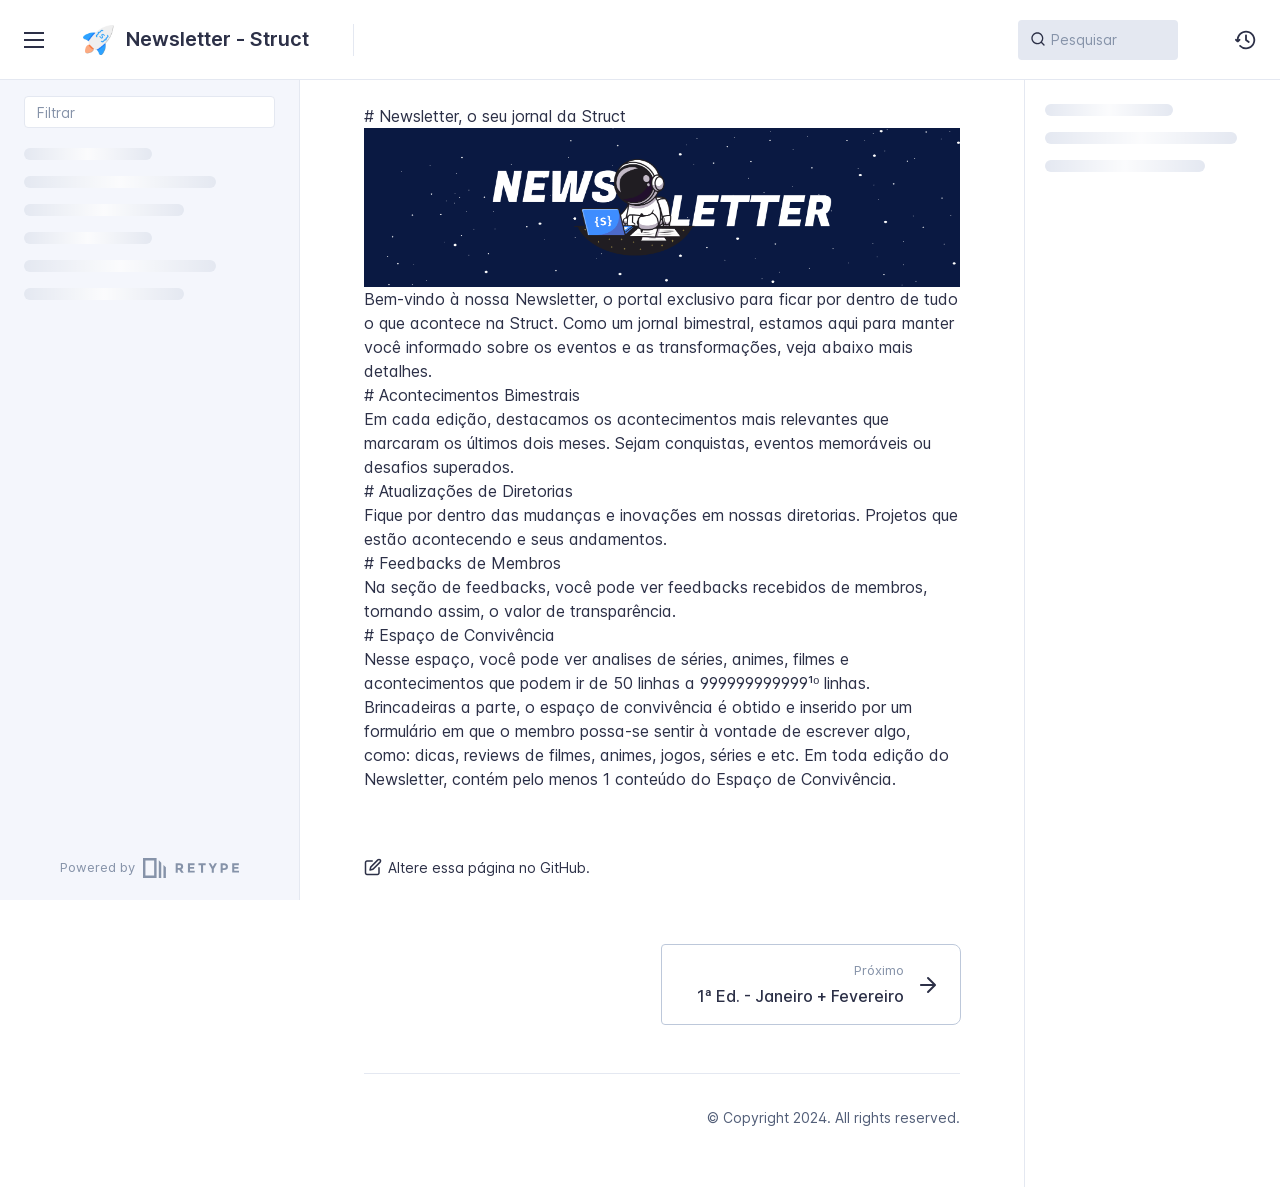
<file: index.html>
<!DOCTYPE html>
<html lang="pt-BR" class="h-full">
<head>
    <meta charset="UTF-8">
    <meta name="viewport" content="width=device-width,initial-scale=1">
    <meta name="turbo-cache-control" content="no-cache" data-turbo-track="reload" data-track-token="3.6.0.784516979702">

    <!-- See retype.com -->
    <meta name="generator" content="Retype 3.6.0">

    <!-- Primary Meta Tags -->
    <title>Newsletter, o seu jornal da Struct</title>
    <meta name="title" content="Newsletter, o seu jornal da Struct">
    <meta name="description" content="Bem-vindo à nossa Newsletter, o portal exclusivo para ficar por dentro de tudo o que acontece na Struct.">

    <!-- Canonical -->
    <link rel="canonical" href="https://newsletter.structej.com/">

    <!-- Open Graph / Facebook -->
    <meta property="og:type" content="website">
    <meta property="og:url" content="https://newsletter.structej.com/">
    <meta property="og:title" content="Newsletter, o seu jornal da Struct">
    <meta property="og:description" content="Bem-vindo à nossa Newsletter, o portal exclusivo para ficar por dentro de tudo o que acontece na Struct.">
    <meta property="og:image" content="https://newsletter.structej.com/static/banner_home.png">

    <!-- Twitter -->
    <meta property="twitter:card" content="summary_large_image">
    <meta property="twitter:url" content="https://newsletter.structej.com/">
    <meta property="twitter:title" content="Newsletter, o seu jornal da Struct">
    <meta property="twitter:description" content="Bem-vindo à nossa Newsletter, o portal exclusivo para ficar por dentro de tudo o que acontece na Struct.">
    <meta property="twitter:image" content="https://newsletter.structej.com/static/banner_home.png">

    <script data-cfasync="false">(function () { var el = document.documentElement, m = localStorage.getItem("doc_theme"), wm = window.matchMedia; if (m === "dark" || (!m && wm && wm("(prefers-color-scheme: dark)").matches)) { el.classList.add("dark") } else { el.classList.remove("dark") } })();</script>

    <link href="resources/css/retype.css?v=3.6.0.784516979702" rel="stylesheet">

    <script data-cfasync="false" src="resources/js/config.js?v=3.6.0.784516979702" data-turbo-eval="false" defer></script>
    <script data-cfasync="false" src="resources/js/retype.js?v=3.6.0" data-turbo-eval="false" defer></script>
    <script id="lunr-js" data-cfasync="false" src="resources/js/lunr.js?v=3.6.0.784516979702" data-turbo-eval="false" defer></script>
</head>
<body>
    <div id="docs-app" class="relative text-base antialiased text-gray-700 bg-white font-body dark:bg-dark-850 dark:text-dark-300">
        <div class="absolute bottom-0 left-0 bg-gray-100 dark:bg-dark-800" style="top: 5rem; right: 50%"></div>
    
        <header id="docs-site-header" class="sticky top-0 z-30 flex w-full h-16 bg-white border-b border-gray-200 md:h-20 dark:bg-dark-850 dark:border-dark-650">
            <div class="container relative flex items-center justify-between pr-6 grow md:justify-start">
                <!-- Mobile menu button skeleton -->
                <button v-cloak class="skeleton docs-mobile-menu-button flex items-center justify-center shrink-0 overflow-hidden dark:text-white focus:outline-none rounded-full w-10 h-10 ml-3.5 md:hidden"><svg xmlns="http://www.w3.org/2000/svg" class="mb-px shrink-0" width="24" height="24" viewBox="0 0 24 24" role="presentation" style="margin-bottom: 0px;"><g fill="currentColor"><path d="M2 4h20v2H2zM2 11h20v2H2zM2 18h20v2H2z"></path></g></svg></button>
                <div v-cloak id="docs-sidebar-toggle"></div>
        
                <!-- Logo -->
                <div class="flex items-center justify-between h-full py-2 md:w-75">
                    <div class="flex items-center px-2 md:px-6">
                        <a id="docs-site-logo" href="" class="flex items-center leading-snug text-xl">
                            <span class="w-10 mr-2 grow-0 shrink-0 overflow-hidden">
                                <img class="max-h-10 dark:hidden md:inline-block" src="static/foguete.ico">
                                <img class="max-h-10 hidden dark:inline-block" src="static/foguete.ico">
                            </span>
                            <span class="dark:text-white font-semibold line-clamp-1 md:line-clamp-2">Newsletter - Struct</span>
                        </a>
                    </div>
        
                    <span class="hidden h-8 border-r md:inline-block dark:border-dark-650"></span>
                </div>
        
                <div class="flex justify-between md:grow">
                    <!-- Top Nav -->
                    <nav class="hidden md:flex">
                        <ul class="flex flex-col mb-4 md:pl-16 md:mb-0 md:flex-row md:items-center">
                            
                        </ul>
                    </nav>
        
                    <!-- Header Right Skeleton -->
                    <div v-cloak class="flex justify-end grow skeleton">
        
                        <!-- Search input mock -->
                        <div class="relative hidden w-40 lg:block lg:max-w-sm lg:ml-auto">
                            <div class="absolute flex items-center justify-center h-full pl-3 dark:text-dark-300">
                                <svg xmlns="http://www.w3.org/2000/svg" class="icon-base" width="16" height="16" viewBox="0 0 24 24" aria-labelledby="icon" role="presentation" style="margin-bottom: 1px;"><g fill="currentColor" ><path d="M21.71 20.29l-3.68-3.68A8.963 8.963 0 0020 11c0-4.96-4.04-9-9-9s-9 4.04-9 9 4.04 9 9 9c2.12 0 4.07-.74 5.61-1.97l3.68 3.68c.2.19.45.29.71.29s.51-.1.71-.29c.39-.39.39-1.03 0-1.42zM4 11c0-3.86 3.14-7 7-7s7 3.14 7 7c0 1.92-.78 3.66-2.04 4.93-.01.01-.02.01-.02.01-.01.01-.01.01-.01.02A6.98 6.98 0 0111 18c-3.86 0-7-3.14-7-7z" ></path></g></svg>
                            </div>
                            <input class="w-full h-10 placeholder-gray-400 transition-colors duration-200 ease-in bg-gray-200 border border-transparent rounded md:text-sm hover:bg-white hover:border-gray-300 focus:outline-none focus:bg-white focus:border-gray-500 dark:bg-dark-600 dark:border-dark-600 dark:placeholder-dark-400" style="padding: 0.625rem 0.75rem 0.625rem 2rem" type="text" placeholder="Pesquisar">
                        </div>
        
                        <!-- Mobile search button -->
                        <div class="flex items-center justify-center w-10 h-10 lg:hidden">
                            <svg xmlns="http://www.w3.org/2000/svg" class="shrink-0 icon-base" width="20" height="20" viewBox="0 0 24 24" aria-labelledby="icon" role="presentation" style="margin-bottom: 0px;"><g fill="currentColor" ><path d="M21.71 20.29l-3.68-3.68A8.963 8.963 0 0020 11c0-4.96-4.04-9-9-9s-9 4.04-9 9 4.04 9 9 9c2.12 0 4.07-.74 5.61-1.97l3.68 3.68c.2.19.45.29.71.29s.51-.1.71-.29c.39-.39.39-1.03 0-1.42zM4 11c0-3.86 3.14-7 7-7s7 3.14 7 7c0 1.92-.78 3.66-2.04 4.93-.01.01-.02.01-.02.01-.01.01-.01.01-.01.02A6.98 6.98 0 0111 18c-3.86 0-7-3.14-7-7z" ></path></g></svg>
                        </div>
        
                        <!-- Dark mode switch placeholder -->
                        <div class="w-10 h-10 lg:ml-2"></div>
        
                        <!-- History button -->
                        <div class="flex items-center justify-center w-10 h-10" style="margin-right: -0.625rem;">
                            <svg xmlns="http://www.w3.org/2000/svg" class="shrink-0 icon-base" width="22" height="22" viewBox="0 0 24 24" aria-labelledby="icon" role="presentation" style="margin-bottom: 0px;"><g fill="currentColor" ><g ><path d="M12.01 6.01c-.55 0-1 .45-1 1V12a1 1 0 00.4.8l3 2.22a.985.985 0 001.39-.2.996.996 0 00-.21-1.4l-2.6-1.92V7.01c.02-.55-.43-1-.98-1z"></path><path d="M12.01 1.91c-5.33 0-9.69 4.16-10.05 9.4l-.29-.26a.997.997 0 10-1.34 1.48l1.97 1.79c.19.17.43.26.67.26s.48-.09.67-.26l1.97-1.79a.997.997 0 10-1.34-1.48l-.31.28c.34-4.14 3.82-7.41 8.05-7.41 4.46 0 8.08 3.63 8.08 8.09s-3.63 8.08-8.08 8.08c-2.18 0-4.22-.85-5.75-2.4a.996.996 0 10-1.42 1.4 10.02 10.02 0 007.17 2.99c5.56 0 10.08-4.52 10.08-10.08.01-5.56-4.52-10.09-10.08-10.09z"></path></g></g></svg>
                        </div>
                    </div>
        
                    <div v-cloak class="flex justify-end grow">
                        <div id="docs-mobile-search-button"></div>
                        <doc-search-desktop></doc-search-desktop>
        
                        <doc-theme-switch class="lg:ml-2"></doc-theme-switch>
                        <doc-history></doc-history>
                    </div>
                </div>
            </div>
        </header>
    
        <div class="container relative flex bg-white">
            <!-- Sidebar Skeleton -->
            <div v-cloak class="fixed flex flex-col shrink-0 duration-300 ease-in-out bg-gray-100 border-gray-200 sidebar top-20 w-75 border-r h-screen md:sticky transition-transform skeleton dark:bg-dark-800 dark:border-dark-650">
            
                <!-- Render this div, if config.showSidebarFilter is `true` -->
                <div class="flex items-center h-16 px-6">
                    <input class="w-full h-8 px-3 py-2 transition-colors duration-200 ease-linear bg-white border border-gray-200 rounded shadow-none text-sm focus:outline-none focus:border-gray-600 dark:bg-dark-600 dark:border-dark-600" type="text" placeholder="Filtrar">
                </div>
            
                <div class="pl-6 mt-1 mb-4">
                    <div class="w-32 h-3 mb-4 bg-gray-200 rounded-full loading dark:bg-dark-600"></div>
                    <div class="w-48 h-3 mb-4 bg-gray-200 rounded-full loading dark:bg-dark-600"></div>
                    <div class="w-40 h-3 mb-4 bg-gray-200 rounded-full loading dark:bg-dark-600"></div>
                    <div class="w-32 h-3 mb-4 bg-gray-200 rounded-full loading dark:bg-dark-600"></div>
                    <div class="w-48 h-3 mb-4 bg-gray-200 rounded-full loading dark:bg-dark-600"></div>
                    <div class="w-40 h-3 mb-4 bg-gray-200 rounded-full loading dark:bg-dark-600"></div>
                </div>
            
                <div class="shrink-0 mt-auto bg-transparent dark:border-dark-650">
                    <a class="flex items-center justify-center flex-nowrap h-16 text-gray-400 dark:text-dark-400 hover:text-gray-700 dark:hover:text-dark-300 transition-colors duration-150 ease-in docs-powered-by" target="_blank" href="https://retype.com/" rel="noopener">
                        <span class="text-xs whitespace-nowrap">Powered by</span>
                        <svg xmlns="http://www.w3.org/2000/svg" class="ml-2" fill="currentColor" width="96" height="20" overflow="visible"><path d="M0 0v20h13.59V0H0zm11.15 17.54H2.44V2.46h8.71v15.08zM15.8 20h2.44V4.67L15.8 2.22zM20.45 6.89V20h2.44V9.34z"/><g><path d="M40.16 8.44c0 1.49-.59 2.45-1.75 2.88l2.34 3.32h-2.53l-2.04-2.96h-1.43v2.96h-2.06V5.36h3.5c1.43 0 2.46.24 3.07.73s.9 1.27.9 2.35zm-2.48 1.1c.26-.23.38-.59.38-1.09 0-.5-.13-.84-.4-1.03s-.73-.28-1.39-.28h-1.54v2.75h1.5c.72 0 1.2-.12 1.45-.35zM51.56 5.36V7.2h-4.59v1.91h4.13v1.76h-4.13v1.92h4.74v1.83h-6.79V5.36h6.64zM60.09 7.15v7.48h-2.06V7.15h-2.61V5.36h7.28v1.79h-2.61zM70.81 14.64h-2.06v-3.66l-3.19-5.61h2.23l1.99 3.45 1.99-3.45H74l-3.19 5.61v3.66zM83.99 6.19c.65.55.97 1.4.97 2.55s-.33 1.98-1 2.51-1.68.8-3.04.8h-1.23v2.59h-2.06V5.36h3.26c1.42 0 2.45.28 3.1.83zm-1.51 3.65c.25-.28.37-.69.37-1.22s-.16-.92-.48-1.14c-.32-.23-.82-.34-1.5-.34H79.7v3.12h1.38c.68 0 1.15-.14 1.4-.42zM95.85 5.36V7.2h-4.59v1.91h4.13v1.76h-4.13v1.92H96v1.83h-6.79V5.36h6.64z"/></g></svg>
                    </a>
                </div>
            </div>
            
            <!-- Sidebar component -->
            <doc-sidebar v-cloak>
                <template #sidebar-footer>
                    <div class="shrink-0 mt-auto border-t md:bg-transparent md:border-none dark:border-dark-650">
            
                        <a class="flex items-center justify-center flex-nowrap h-16 text-gray-400 dark:text-dark-400 hover:text-gray-700 dark:hover:text-dark-300 transition-colors duration-150 ease-in docs-powered-by" target="_blank" href="https://retype.com/" rel="noopener">
                            <span class="text-xs whitespace-nowrap">Powered by</span>
                            <svg xmlns="http://www.w3.org/2000/svg" class="ml-2" fill="currentColor" width="96" height="20" overflow="visible"><path d="M0 0v20h13.59V0H0zm11.15 17.54H2.44V2.46h8.71v15.08zM15.8 20h2.44V4.67L15.8 2.22zM20.45 6.89V20h2.44V9.34z"/><g><path d="M40.16 8.44c0 1.49-.59 2.45-1.75 2.88l2.34 3.32h-2.53l-2.04-2.96h-1.43v2.96h-2.06V5.36h3.5c1.43 0 2.46.24 3.07.73s.9 1.27.9 2.35zm-2.48 1.1c.26-.23.38-.59.38-1.09 0-.5-.13-.84-.4-1.03s-.73-.28-1.39-.28h-1.54v2.75h1.5c.72 0 1.2-.12 1.45-.35zM51.56 5.36V7.2h-4.59v1.91h4.13v1.76h-4.13v1.92h4.74v1.83h-6.79V5.36h6.64zM60.09 7.15v7.48h-2.06V7.15h-2.61V5.36h7.28v1.79h-2.61zM70.81 14.64h-2.06v-3.66l-3.19-5.61h2.23l1.99 3.45 1.99-3.45H74l-3.19 5.61v3.66zM83.99 6.19c.65.55.97 1.4.97 2.55s-.33 1.98-1 2.51-1.68.8-3.04.8h-1.23v2.59h-2.06V5.36h3.26c1.42 0 2.45.28 3.1.83zm-1.51 3.65c.25-.28.37-.69.37-1.22s-.16-.92-.48-1.14c-.32-.23-.82-.34-1.5-.34H79.7v3.12h1.38c.68 0 1.15-.14 1.4-.42zM95.85 5.36V7.2h-4.59v1.91h4.13v1.76h-4.13v1.92H96v1.83h-6.79V5.36h6.64z"/></g></svg>
                        </a>
                    </div>
                </template>
            </doc-sidebar>
    
            <div class="grow min-w-0 dark:bg-dark-850">
                <!-- Render "toolbar" template here on api pages --><!-- Render page content -->
                <div class="flex">
                    <div class="min-w-0 p-4 grow md:px-16">
                        <main class="relative pb-12 lg:pt-2">
                            <div class="docs-markdown" id="docs-content">
                                <!-- Rendered if sidebar right is enabled -->
                                <div id="docs-sidebar-right-toggle"></div>
                                <!-- Page content  -->
<doc-anchor-target id="newsletter-o-seu-jornal-da-struct" class="break-words">
    <h1>
        <doc-anchor-trigger class="header-anchor-trigger" to="#newsletter-o-seu-jornal-da-struct">#</doc-anchor-trigger>
        <span>Newsletter, o seu jornal da Struct</span>
    </h1>
</doc-anchor-target>
<p><figure class="content-center">
    <img src="static/banner_home.png" alt="">
    <figcaption class="caption"></figcaption>
</figure>
</p>
<p>Bem-vindo à nossa Newsletter, o portal exclusivo para ficar por dentro de tudo o que acontece na Struct. Como um jornal bimestral, estamos aqui para manter você informado sobre os eventos e as transformações, veja abaixo mais detalhes.</p>
<doc-anchor-target id="acontecimentos-bimestrais">
    <h2>
        <doc-anchor-trigger class="header-anchor-trigger" to="#acontecimentos-bimestrais">#</doc-anchor-trigger>
        <span>Acontecimentos Bimestrais</span>
    </h2>
</doc-anchor-target>
<p>Em cada edição, destacamos os acontecimentos mais relevantes que marcaram os últimos dois meses. Sejam conquistas, eventos memoráveis ou desafios superados.</p>
<doc-anchor-target id="atualizações-de-diretorias">
    <h2>
        <doc-anchor-trigger class="header-anchor-trigger" to="#atualizações-de-diretorias">#</doc-anchor-trigger>
        <span>Atualizações de Diretorias</span>
    </h2>
</doc-anchor-target>
<p>Fique por dentro das mudanças e inovações em nossas diretorias. Projetos que estão acontecendo e seus andamentos.</p>
<doc-anchor-target id="feedbacks-de-membros">
    <h2>
        <doc-anchor-trigger class="header-anchor-trigger" to="#feedbacks-de-membros">#</doc-anchor-trigger>
        <span>Feedbacks de Membros</span>
    </h2>
</doc-anchor-target>
<p>Na seção de feedbacks, você pode ver feedbacks recebidos de membros, tornando assim, o valor de transparência.</p>
<doc-anchor-target id="espaço-de-convivência">
    <h2>
        <doc-anchor-trigger class="header-anchor-trigger" to="#espaço-de-convivência">#</doc-anchor-trigger>
        <span>Espaço de Convivência</span>
    </h2>
</doc-anchor-target>
<p>Nesse espaço, você pode ver analises de séries, animes, filmes e acontecimentos que podem ir de 50 linhas a 999999999999¹⁰ linhas. Brincadeiras a parte, o espaço de convivência é obtido e inserido por um formulário em que o membro possa-se sentir à vontade de escrever algo, como: dicas, reviews de filmes, animes, jogos, séries e etc. Em toda edição do Newsletter, contém pelo menos 1 conteúdo do Espaço de Convivência.</p>

                                
                                <!-- Required only on API pages -->
                                <doc-toolbar-member-filter-no-results></doc-toolbar-member-filter-no-results>
                            </div>
                            <footer class="clear-both">
                                <div class="flex flex-wrap items-center justify-between mt-14">
                                    <a class="my-2.5 inline-flex items-center text-sm whitespace-nowrap text-blue-500 dark:text-blue-400 hover:text-blue-700 hover:underline" href="https://github.com/StructCE/newsletter/blob/main/README.md" target="_blank" rel="noopener">
                                        <svg class="mr-1.5" xmlns="http://www.w3.org/2000/svg" width="18" height="18" viewBox="0 0 24 24" fill="currentColor" overflow="visible"><path d="M20 12c-.55 0-1 .45-1 1v7c0 .55-.45 1-1 1H4c-.55 0-1-.45-1-1V6c0-.55.45-1 1-1h7c.55 0 1-.45 1-1s-.45-1-1-1H4C2.35 3 1 4.35 1 6v14c0 1.65 1.35 3 3 3h14c1.65 0 3-1.35 3-3v-7c0-.55-.45-1-1-1z" /><path d="M22.21 1.79c-1.18-1.18-3.24-1.18-4.41 0l-9.5 9.5c-.13.13-.22.29-.26.46l-1 4c-.08.34.01.7.26.95.18.2.44.3.7.3.08 0 .16-.01.24-.03l4-1c.18-.04.34-.13.46-.26l9.5-9.5c1.22-1.22 1.22-3.2.01-4.42zm-1.42 3l-9.3 9.3-2.11.53.53-2.11 9.3-9.3c.42-.42 1.16-.42 1.59 0 .43.43.43 1.15-.01 1.58z" /><path fill="none" d="M0 0h24v24H0z" /></svg>
                                        <span>Altere essa página no GitHub.</span>
                                    </a>
                                </div>
                            
                                <nav class="flex mt-14">
                                    <div class="w-1/2">
                                    </div>
                            
                                    <div class="w-1/2">
                                        <a class="px-5 py-4 -mx-px h-full flex items-center justify-end break-normal font-medium text-blue-500 dark:text-blue-400 border border-gray-300 hover:border-gray-400 dark:border-dark-650 dark:hover:border-dark-450 rounded-l rounded-r-lg transition-colors duration-150 relative hover:z-5" href="2024/1ª-ed-janfev/">
                                            <span>
                                                <span class="block text-xs font-normal text-right text-gray-400 dark:text-dark-400">Próximo</span>
                                                <span class="block mt-1">1​ª Ed. - Janeiro + Fevereiro</span>
                                            </span>
                                            <svg xmlns="http://www.w3.org/2000/svg" class="ml-3" width="24" height="24" viewBox="0 0 24 24" fill="currentColor" overflow="visible"><path d="M19.92 12.38a1 1 0 00-.22-1.09l-7-7a.996.996 0 10-1.41 1.41l5.3 5.3H5c-.55 0-1 .45-1 1s.45 1 1 1h11.59l-5.29 5.29a.996.996 0 000 1.41c.19.2.44.3.7.3s.51-.1.71-.29l7-7c.09-.09.16-.21.21-.33z" /><path fill="none" d="M0 0h24v24H0z" /></svg>
                                        </a>
                                    </div>
                                </nav>
                            </footer>
                        </main>
                
                        <div class="border-t dark:border-dark-650 pt-6 mb-8">
                            <footer class="flex flex-wrap items-center justify-between">
                                <div>
                                    <ul class="flex flex-wrap items-center text-sm">
                                    </ul>
                                </div>
                                <div class="docs-copyright py-2 text-gray-500 dark:text-dark-350 text-sm leading-relaxed"><p>© Copyright 2024. All rights reserved.</p></div>
                            </footer>
                        </div>
                    </div>
                
                    <!-- Rendered if sidebar right is enabled -->
                    <!-- Sidebar right skeleton-->
                    <div v-cloak class="fixed top-0 bottom-0 right-0 translate-x-full bg-white border-gray-200 lg:sticky lg:border-l lg:shrink-0 lg:pt-6 lg:transform-none sm:w-1/2 lg:w-64 lg:z-0 md:w-104 sidebar-right skeleton dark:bg-dark-850 dark:border-dark-650">
                        <div class="pl-5">
                            <div class="w-32 h-3 mb-4 bg-gray-200 dark:bg-dark-600 rounded-full loading"></div>
                            <div class="w-48 h-3 mb-4 bg-gray-200 dark:bg-dark-600 rounded-full loading"></div>
                            <div class="w-40 h-3 mb-4 bg-gray-200 dark:bg-dark-600 rounded-full loading"></div>
                        </div>
                    </div>
                
                    <!-- User should be able to hide sidebar right -->
                    <doc-sidebar-right v-cloak></doc-sidebar-right>
                </div>

            </div>
        </div>
    
        <doc-search-mobile></doc-search-mobile>
        <doc-back-to-top></doc-back-to-top>
    </div>


    <div id="docs-overlay-target"></div>

    <script data-cfasync="false">window.__DOCS__ = { "title": "Newsletter", isRoot: true, level: 0, icon: "file", hasPrism: false, hasMermaid: false, hasMath: false, tocDepth: 23 }</script>
</body>
</html>
</file>
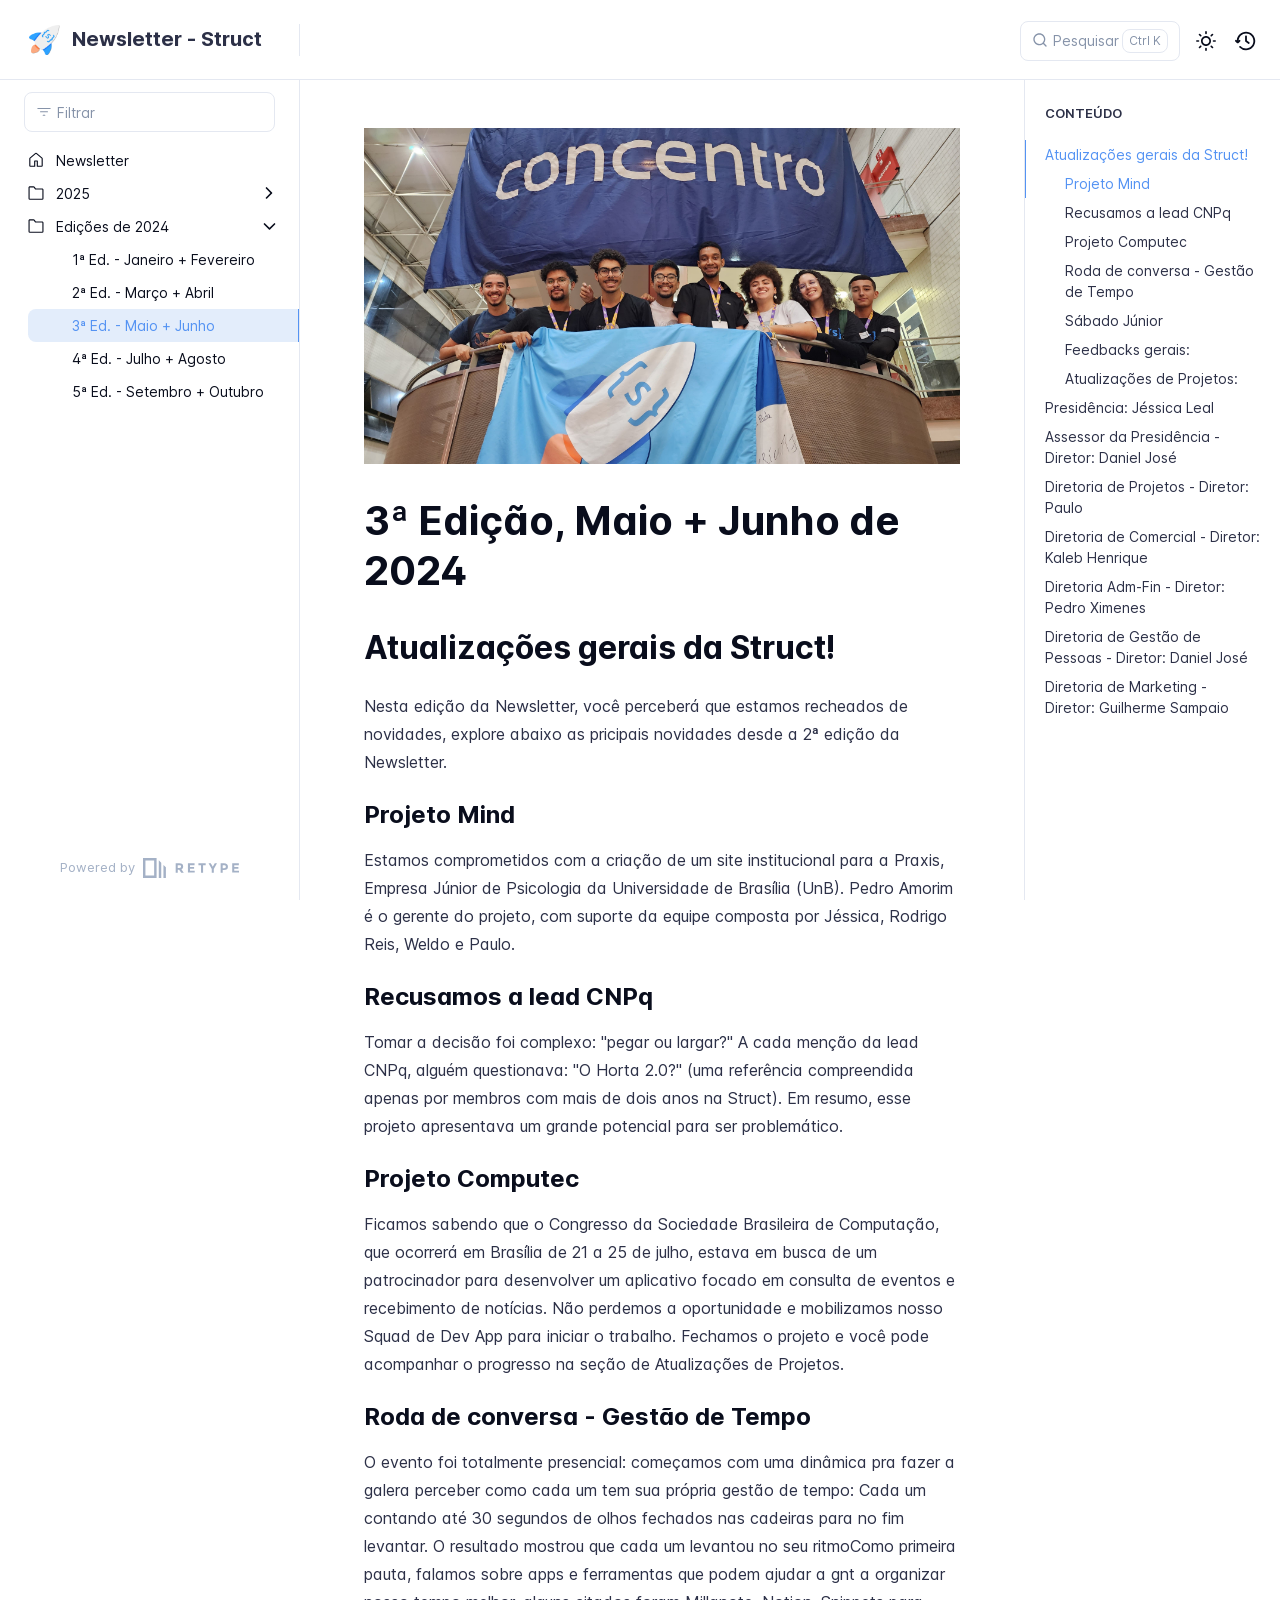
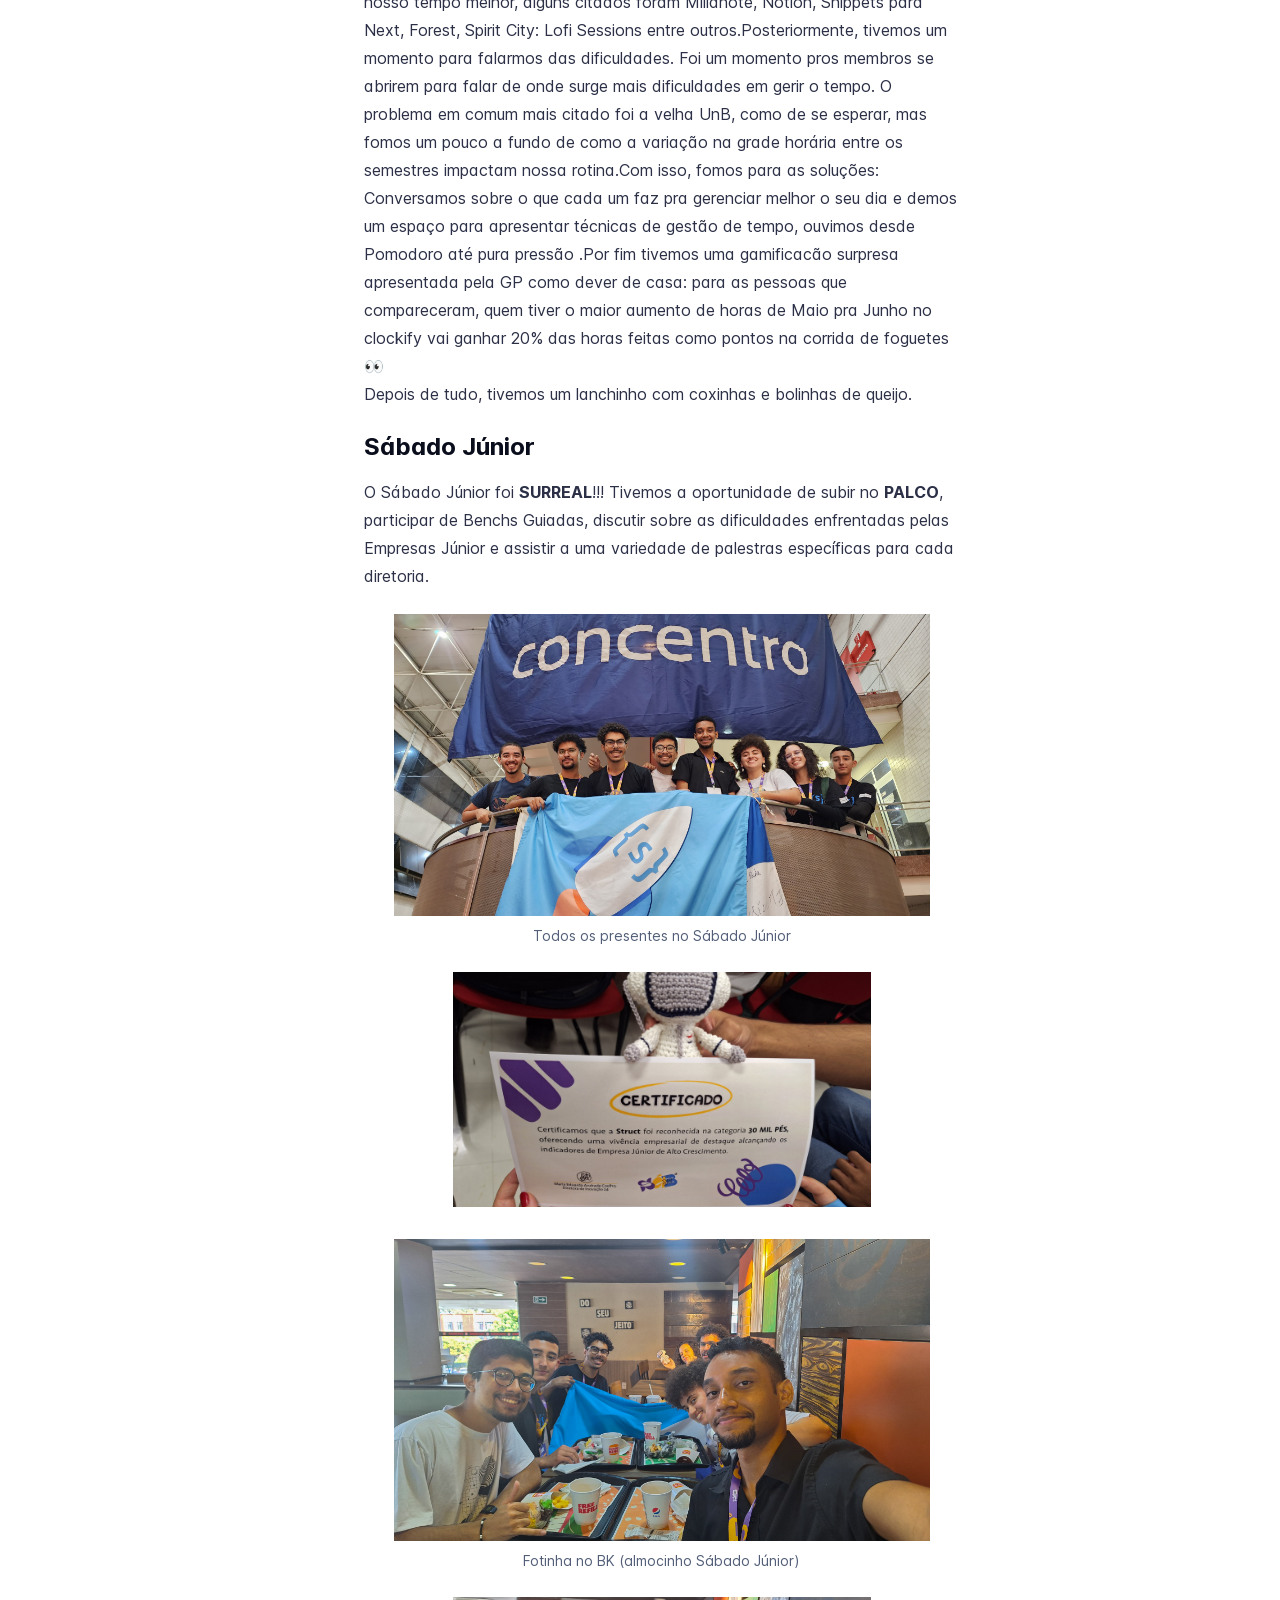
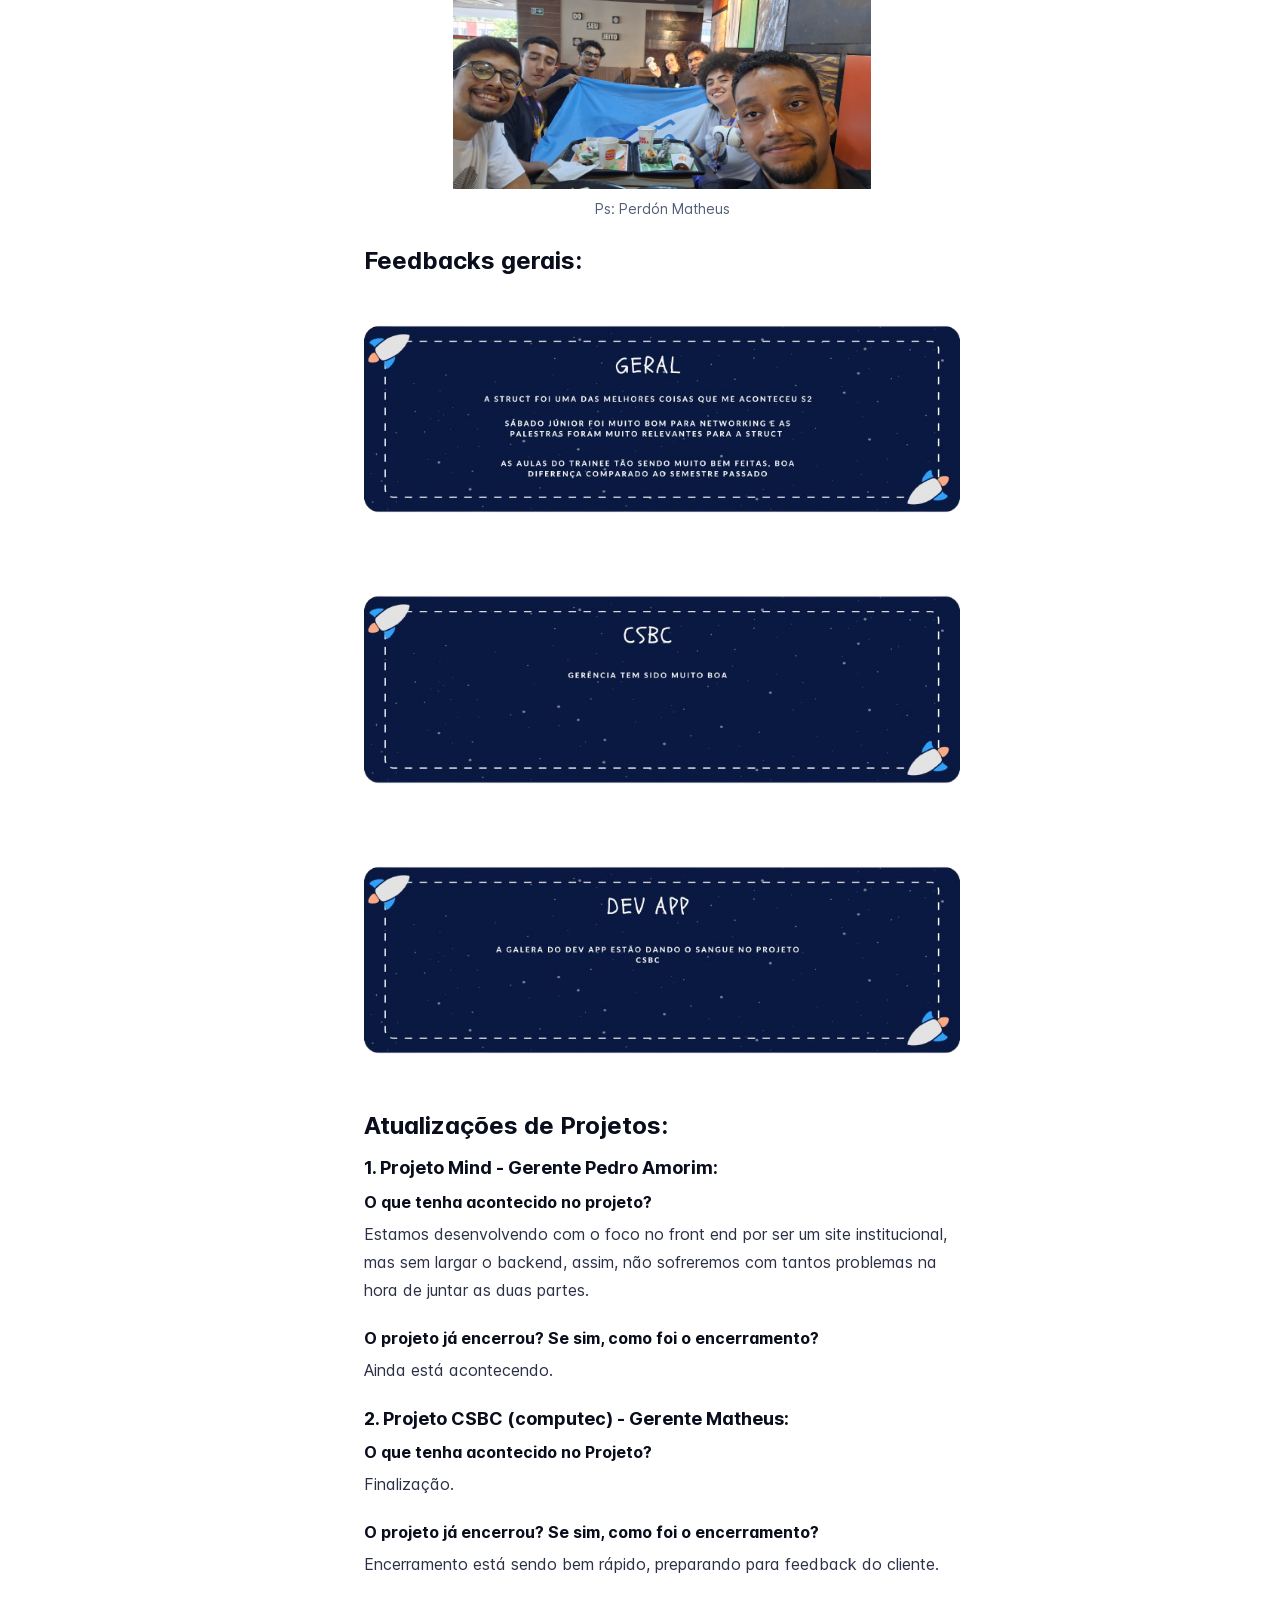
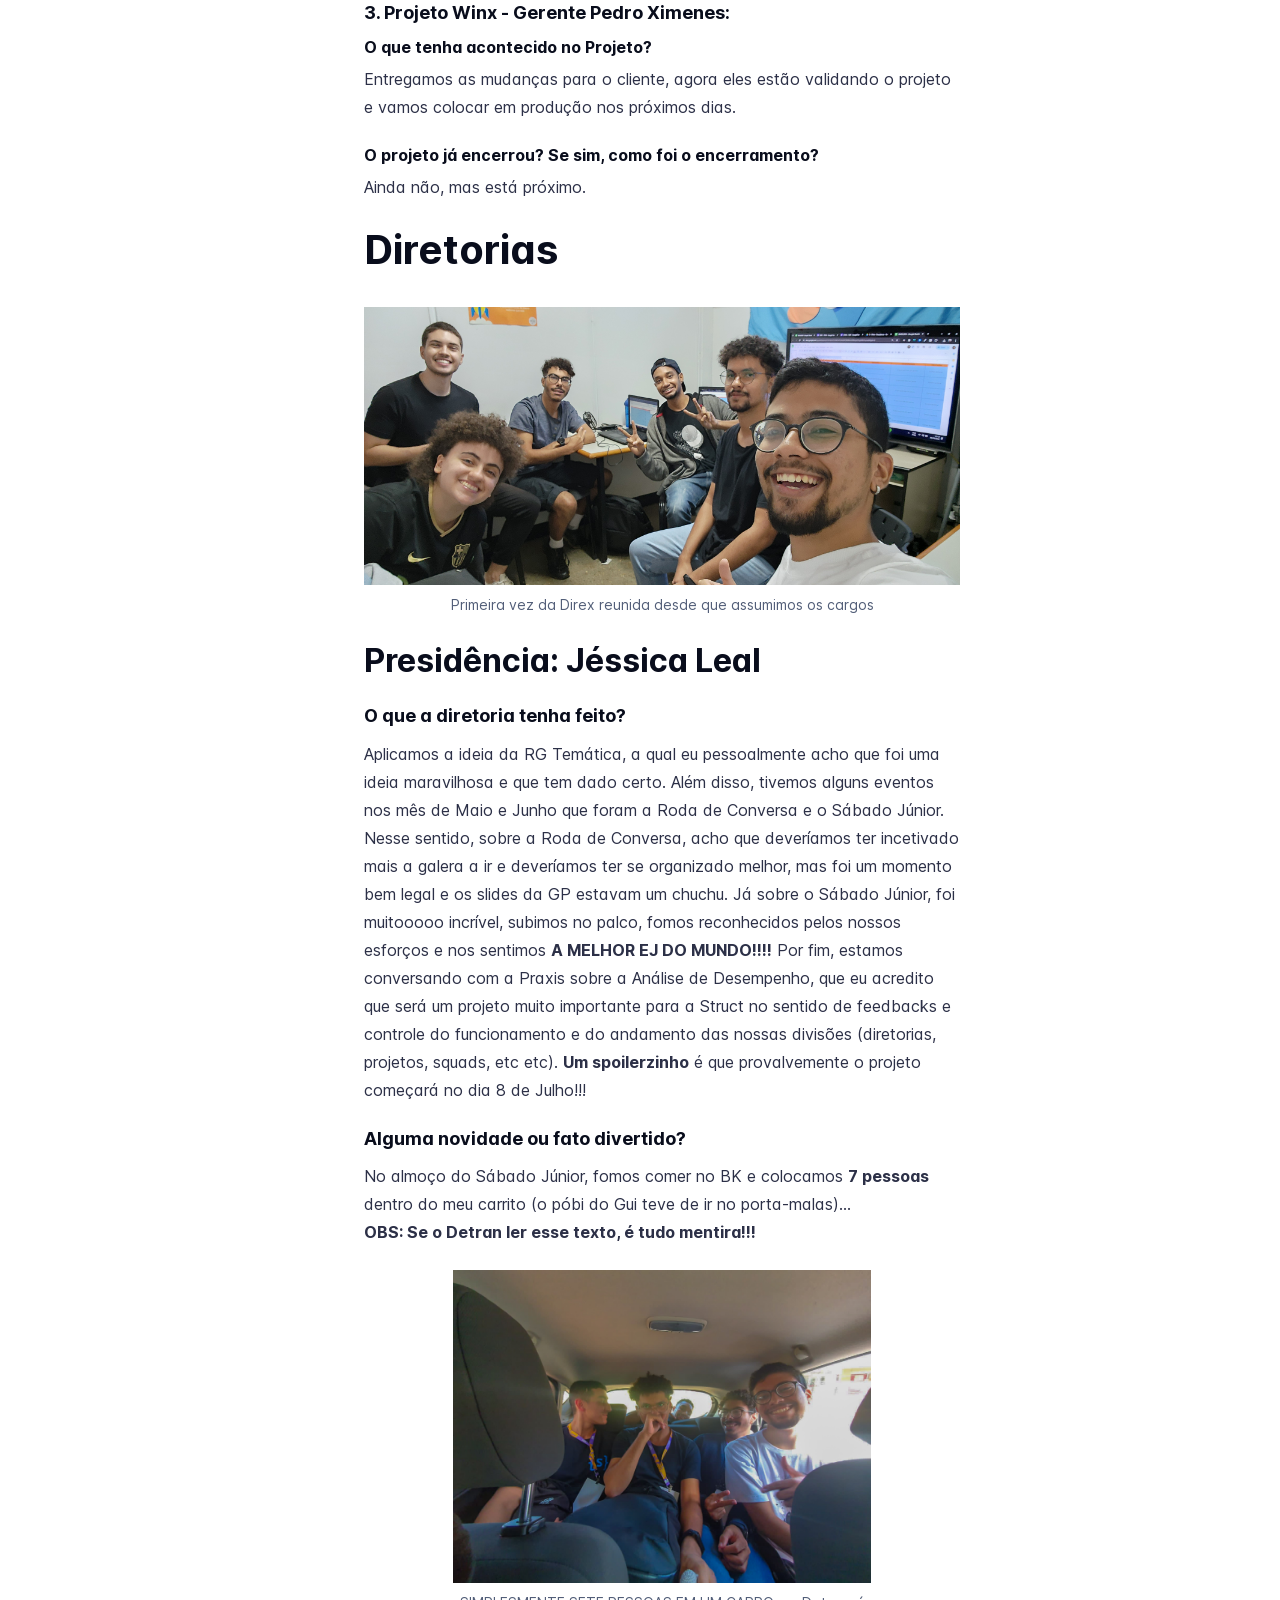
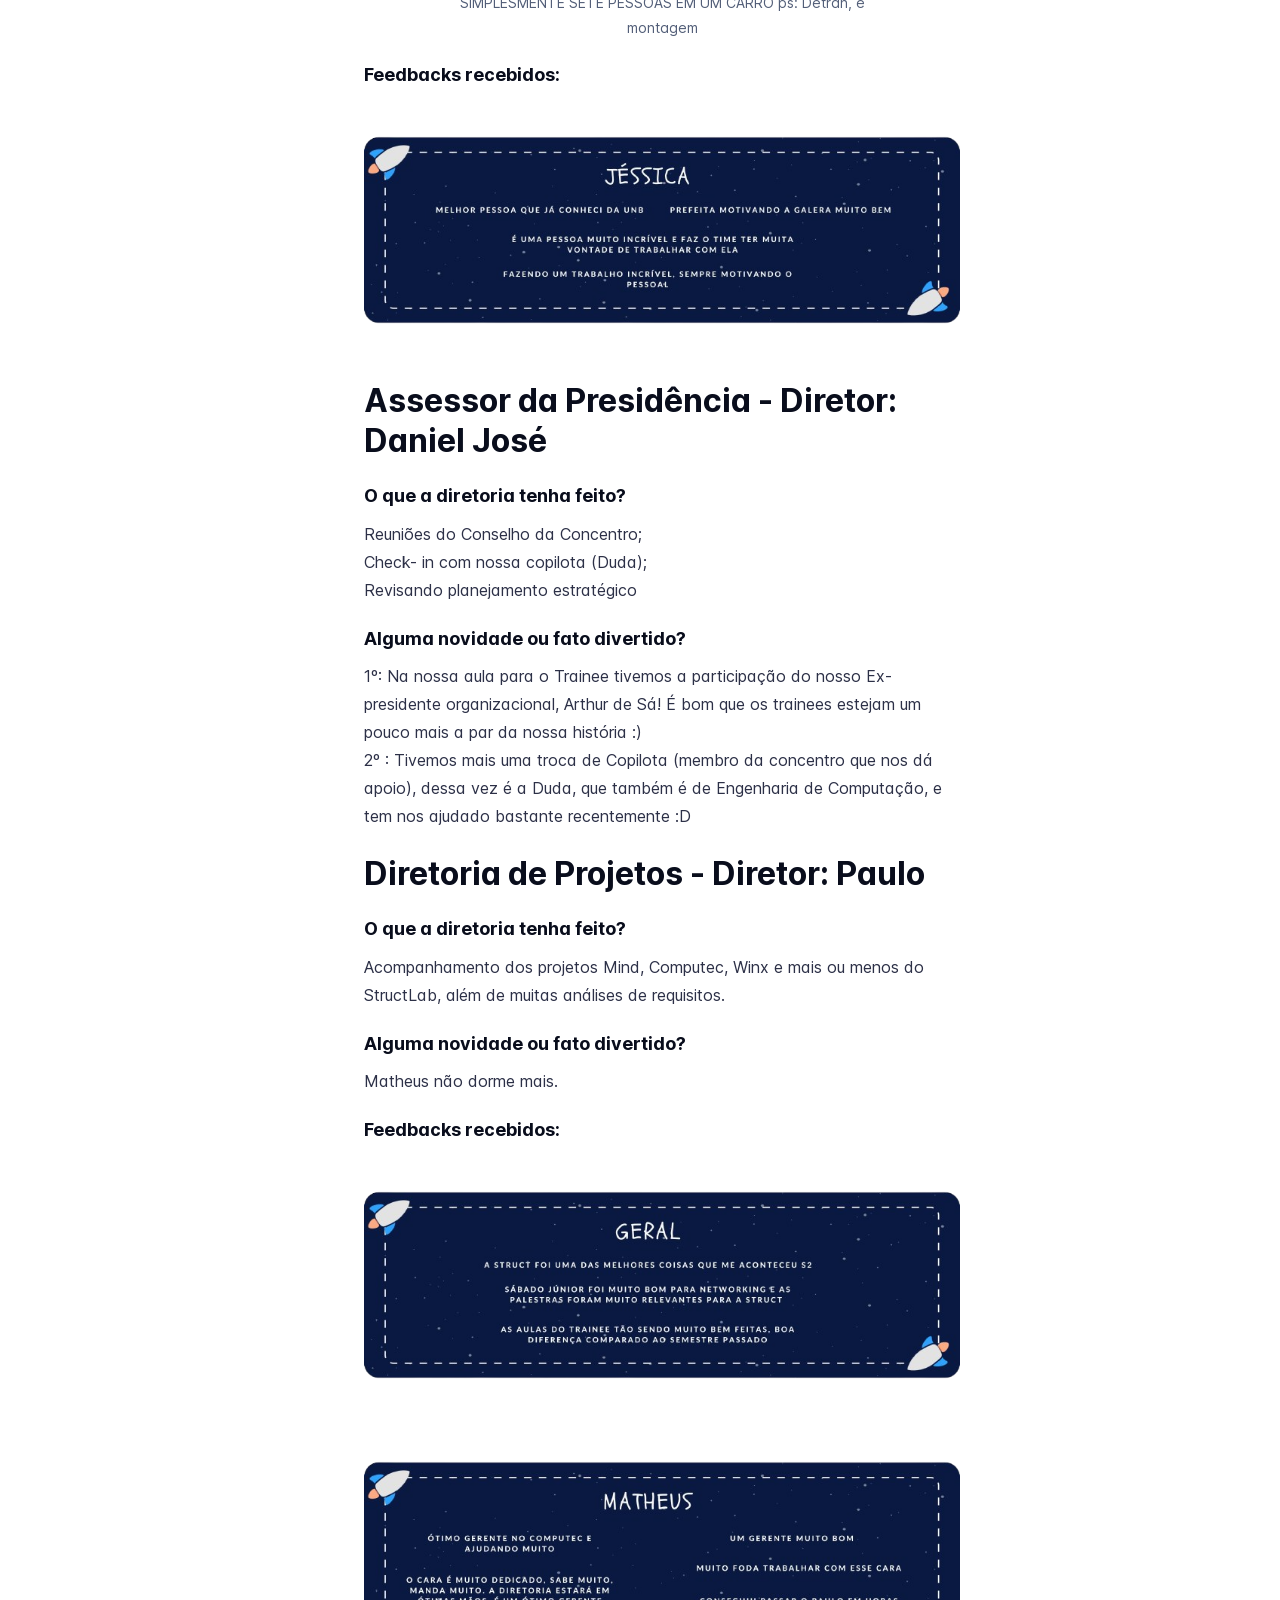
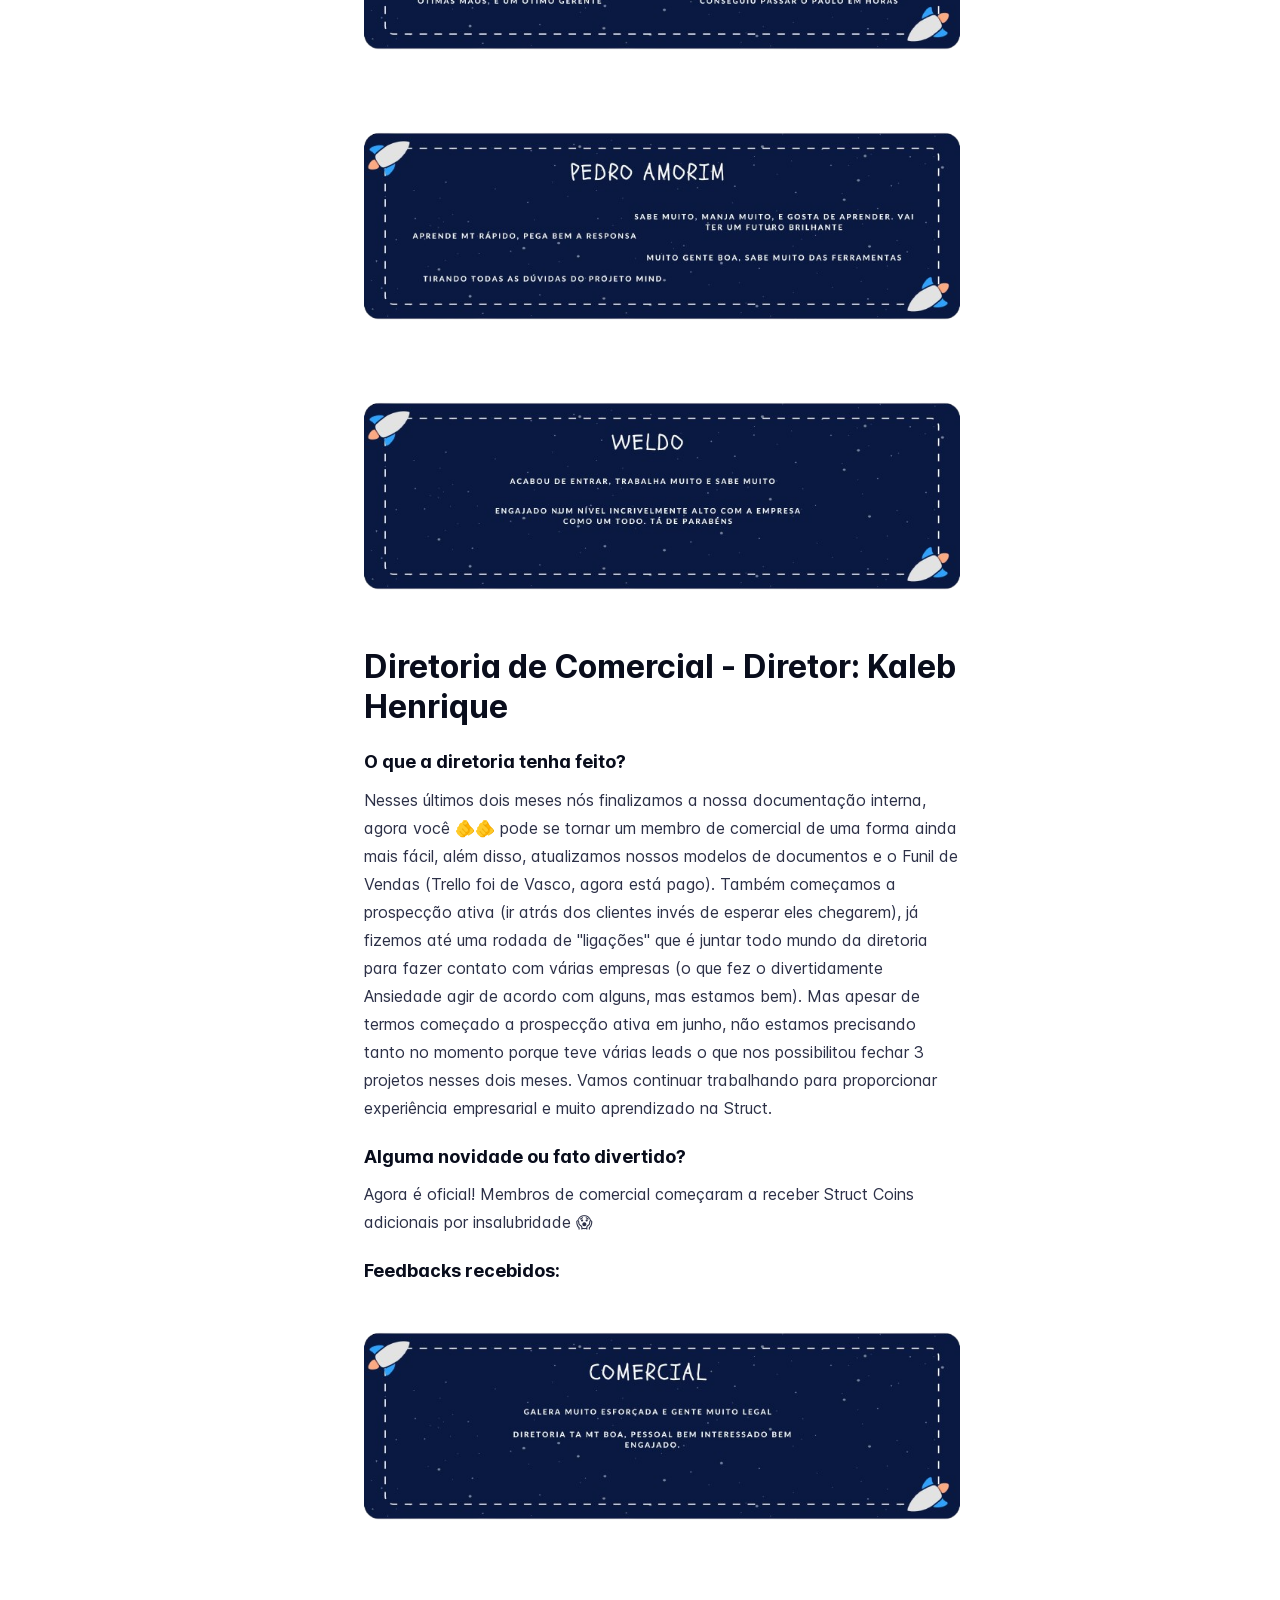
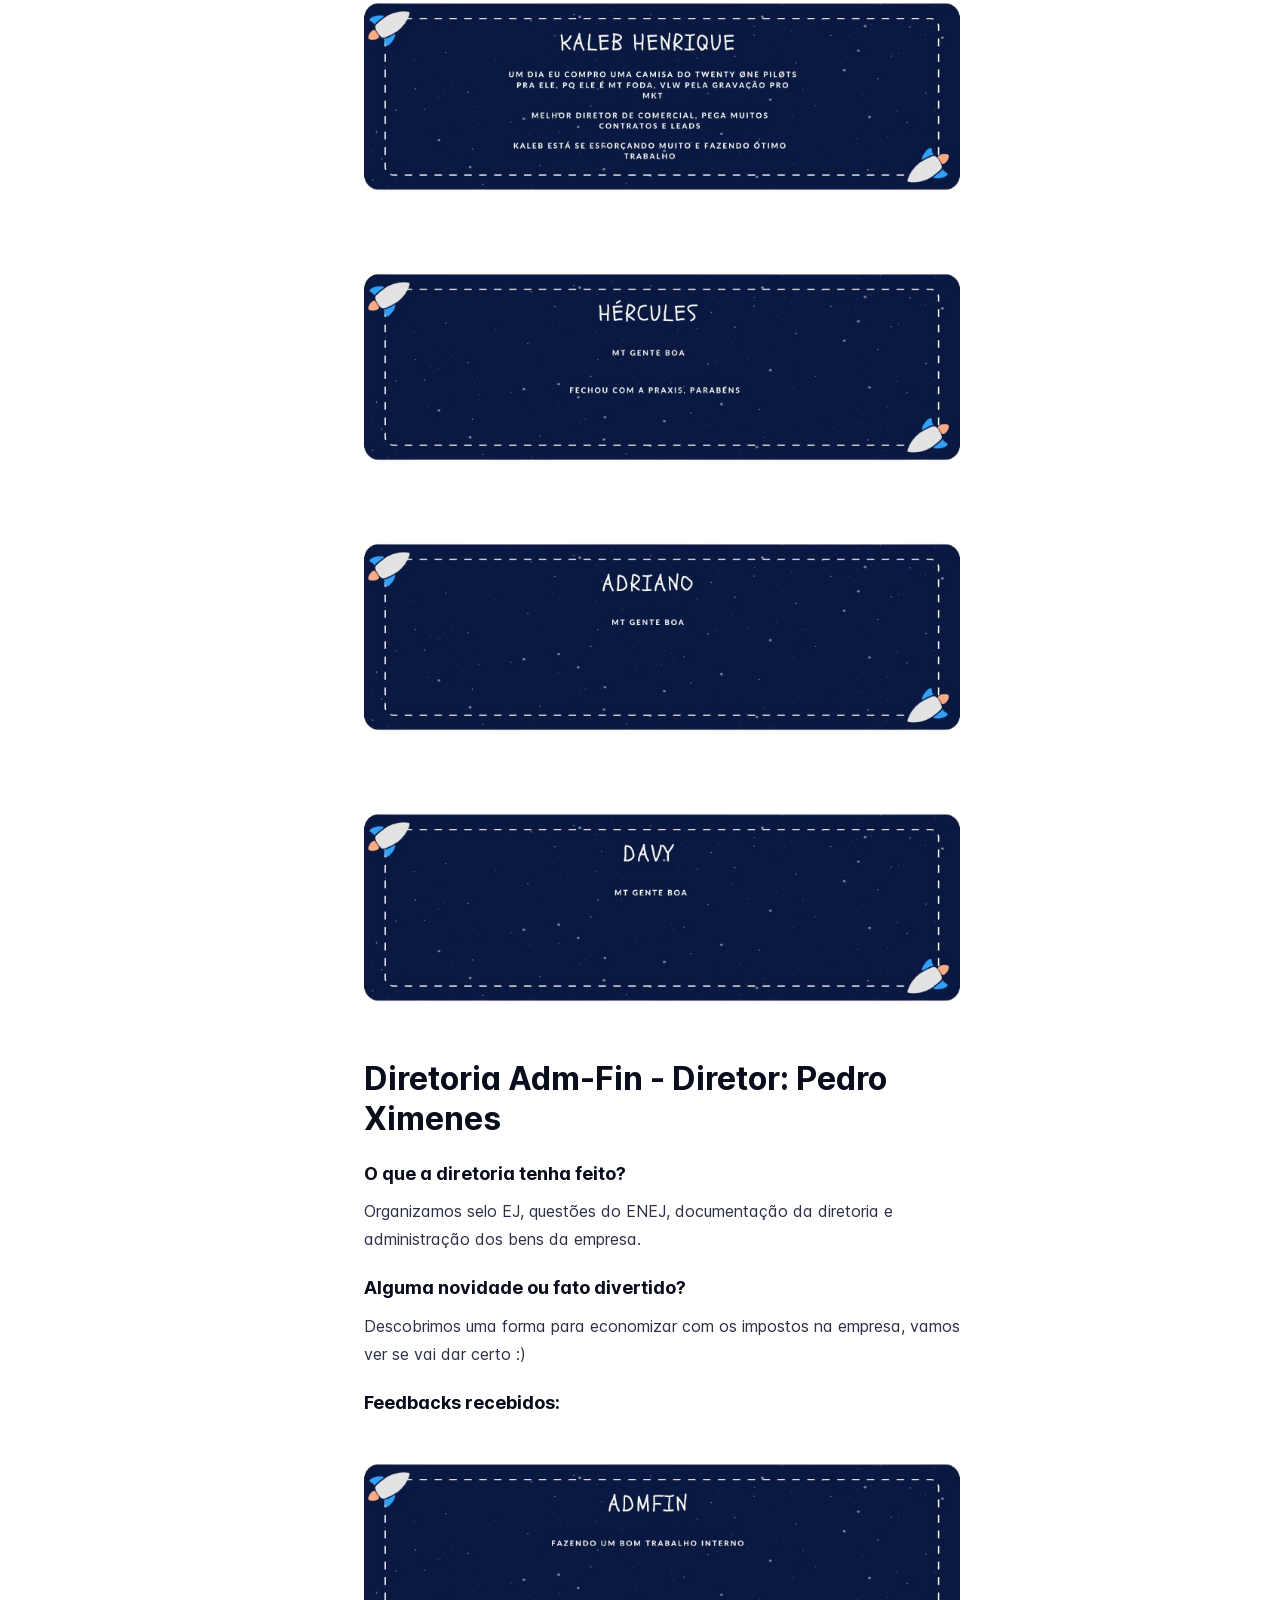
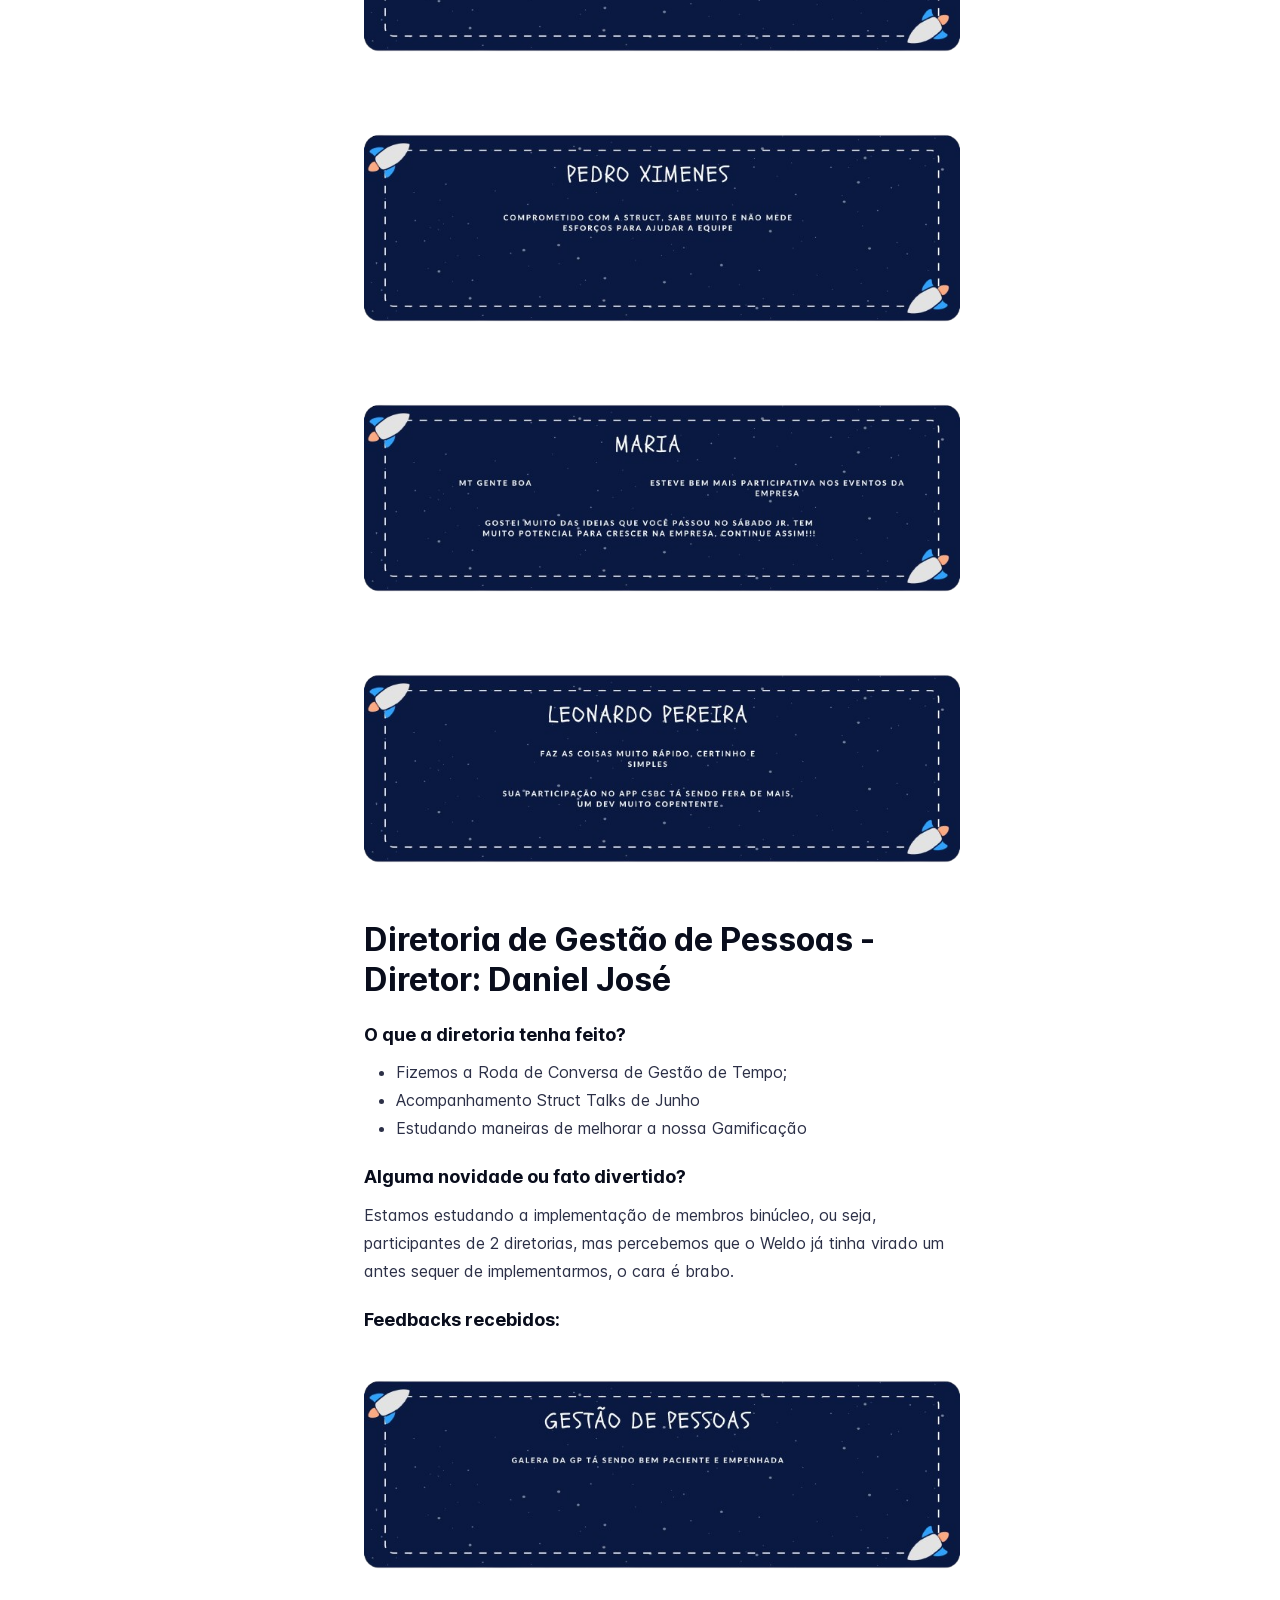
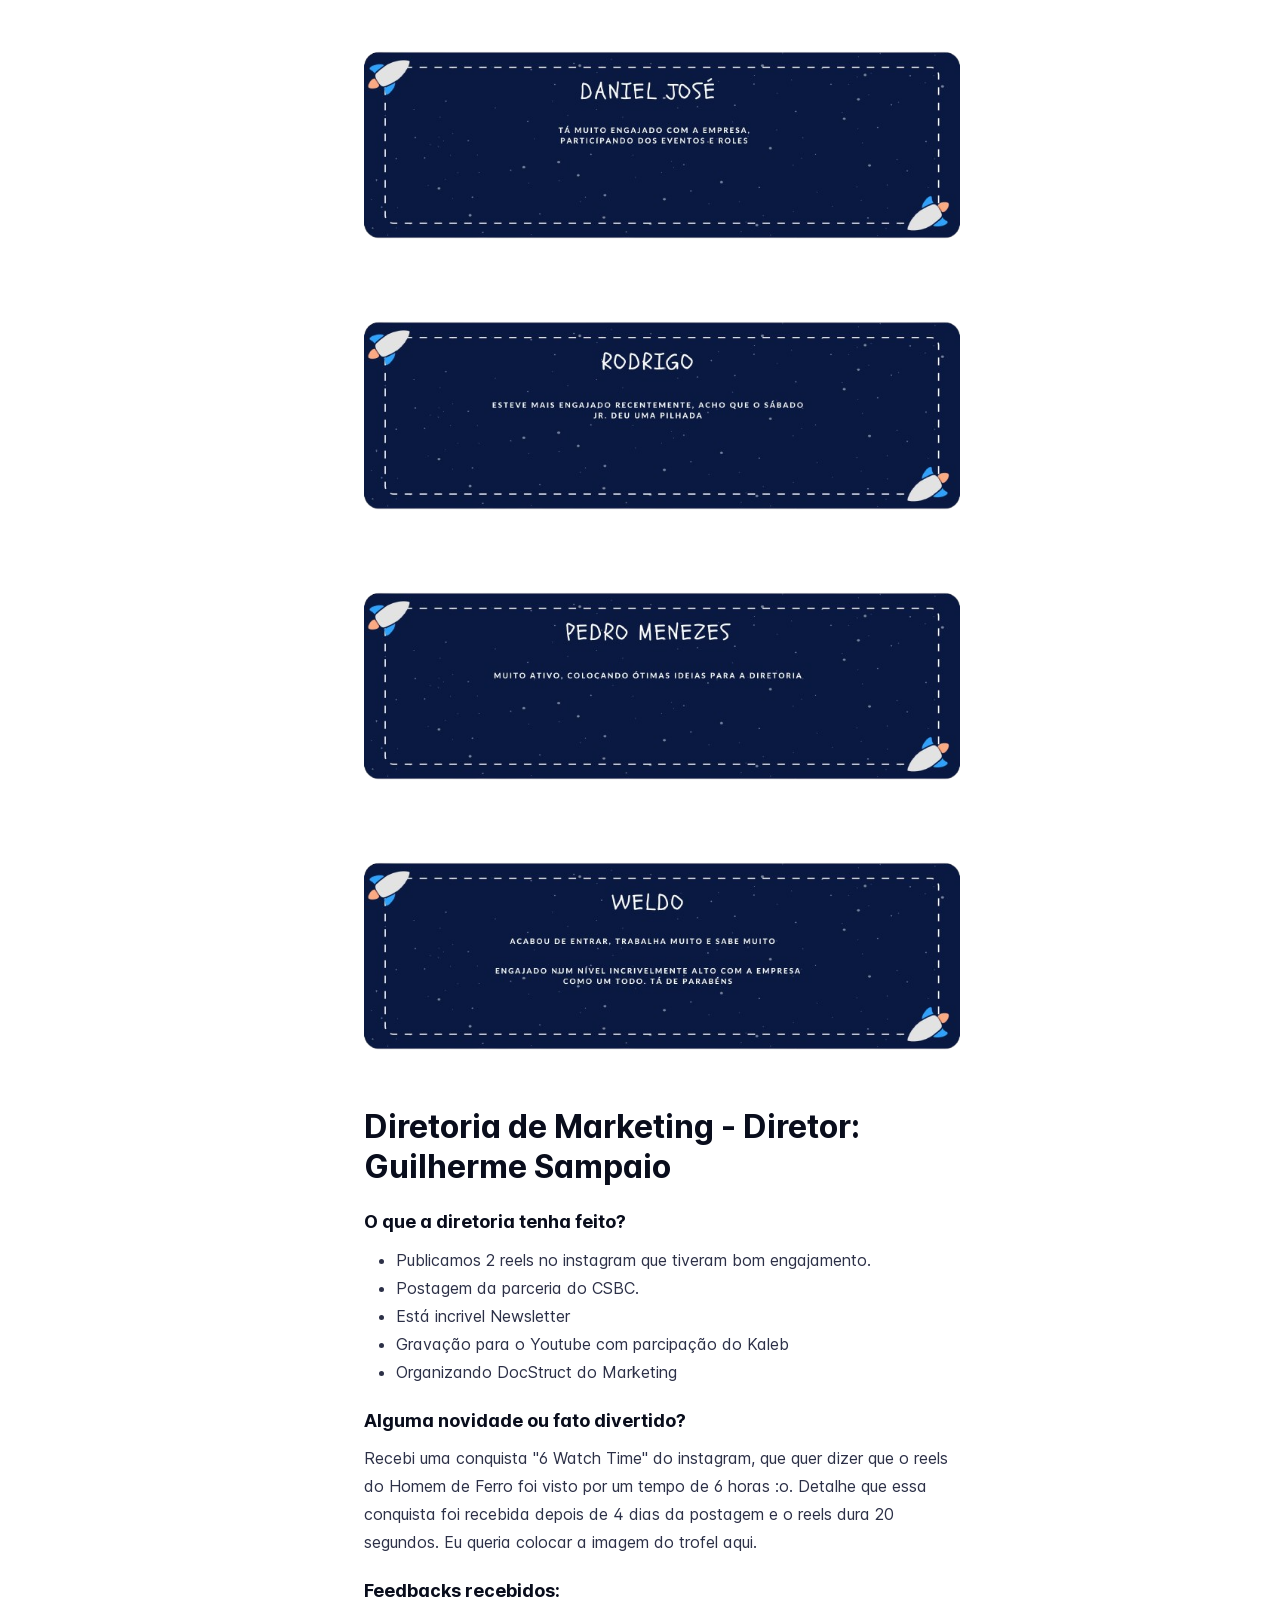
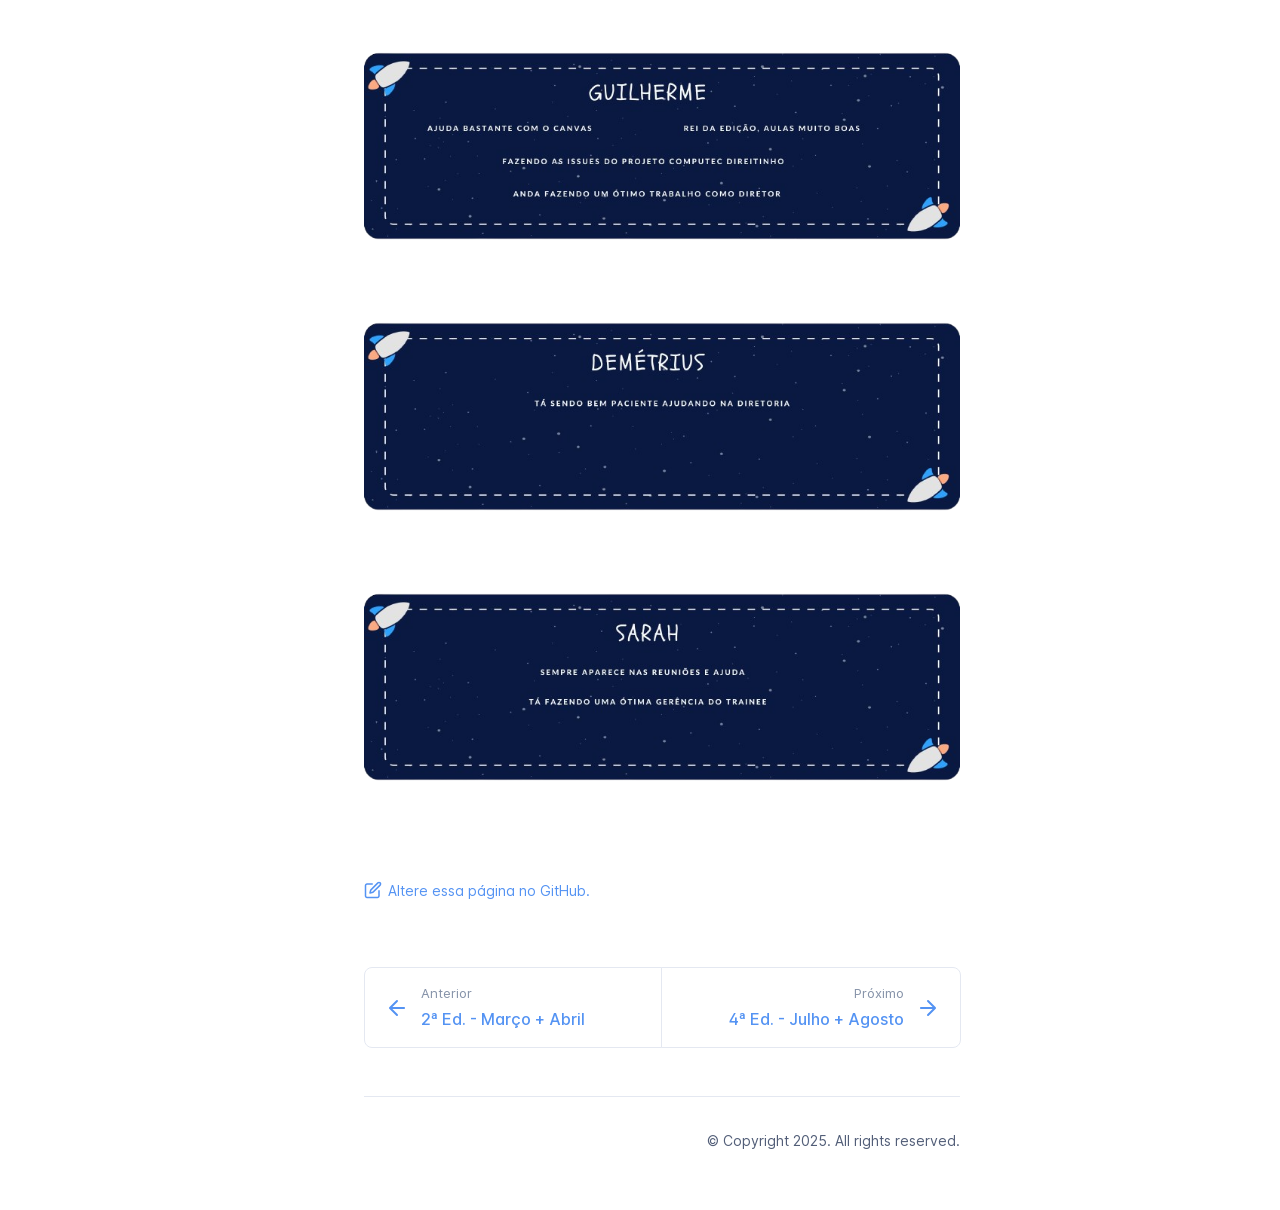
<file: 2024/3ª-ed-maiojunho/index.html>
<!DOCTYPE html>
<html lang="pt-BR" class="h-full">
<head>
    <meta charset="UTF-8">
    <meta name="viewport" content="width=device-width,initial-scale=1">
    <meta name="turbo-cache-control" content="no-cache" data-turbo-track="reload" data-track-token="3.11.0.816214984077">

    <!-- See retype.com -->
    <meta name="generator" content="Retype 3.11.0">

    <!-- Primary Meta Tags -->
    <title>3&#170; Edi&#231;&#227;o, Maio + Junho de 2024</title>
    <meta name="title" content="3ª Edição, Maio + Junho de 2024">
    <meta name="description" content="Nesta edição da Newsletter, você perceberá que estamos recheados de novidades, explore abaixo as pricipais novidades desde a 2ª edição da Newsletter.">

    <!-- Canonical -->
    <link rel="canonical" href="https://newsletter.structej.com/2024/3ª-ed-maiojunho/">

    <!-- Open Graph / Facebook -->
    <meta property="og:type" content="website">
    <meta property="og:url" content="https://newsletter.structej.com/2024/3ª-ed-maiojunho/">
    <meta property="og:title" content="3ª Edição, Maio + Junho de 2024">
    <meta property="og:description" content="Nesta edição da Newsletter, você perceberá que estamos recheados de novidades, explore abaixo as pricipais novidades desde a 2ª edição da Newsletter.">
    <meta property="og:image" content="https://newsletter.structej.com/static/img_2024/terceira_ed/images/capa_terceira.jpg">

    <!-- Twitter -->
    <meta property="twitter:card" content="summary_large_image">
    <meta property="twitter:url" content="https://newsletter.structej.com/2024/3ª-ed-maiojunho/">
    <meta property="twitter:title" content="3ª Edição, Maio + Junho de 2024">
    <meta property="twitter:description" content="Nesta edição da Newsletter, você perceberá que estamos recheados de novidades, explore abaixo as pricipais novidades desde a 2ª edição da Newsletter.">
    <meta property="twitter:image" content="https://newsletter.structej.com/static/img_2024/terceira_ed/images/capa_terceira.jpg">

    <script data-cfasync="false">(function(){var cl=document.documentElement.classList,ls=localStorage.getItem("retype_scheme"),hd=cl.contains("dark"),hl=cl.contains("light"),wm=window.matchMedia&&window.matchMedia("(prefers-color-scheme: dark)").matches;if(ls==="dark"||(!ls&&wm&&!hd&&!hl)){cl.remove("light");cl.add("dark")}else if(ls==="light"||(!ls&&!wm&&!hd&&!hl)){cl.remove("dark");cl.add("light")}})();</script>

    <link href="../../resources/css/retype.css?v=3.11.0.816214984077" rel="stylesheet">

    <script data-cfasync="false" src="../../resources/js/config.js?v=3.11.0.816214984077" data-turbo-eval="false" defer></script>
    <script data-cfasync="false" src="../../resources/js/retype.js?v=3.11.0" data-turbo-eval="false" defer></script>
    <script id="lunr-js" data-cfasync="false" src="../../resources/js/lunr.js?v=3.11.0.816214984077" data-turbo-eval="false" defer></script>
</head>
<body>
    <div id="retype-app" class="relative text-base antialiased text-base-text bg-base-bg font-body">
        <div class="absolute bottom-0 left-0" style="top: 5rem; right: 50%"></div>
    
        <header id="retype-header" class="sticky top-0 z-30 flex w-full h-16 bg-header-bg border-b border-header-border md:h-20">
            <div class="container relative flex items-center justify-between pr-6 grow md:justify-start">
                <!-- Mobile menu button skeleton -->
                <button v-cloak class="skeleton retype-mobile-menu-button flex items-center justify-center shrink-0 overflow-hidden dark:text-white focus:outline-none rounded-full w-10 h-10 ml-3.5 md:hidden"><svg xmlns="http://www.w3.org/2000/svg" class="mb-px shrink-0" width="24" height="24" viewBox="0 0 24 24" role="presentation" style="margin-bottom: 0px;"><g fill="currentColor"><path d="M2 4h20v2H2zM2 11h20v2H2zM2 18h20v2H2z"></path></g></svg></button>
                <div v-cloak id="retype-sidebar-left-toggle-button"></div>
        
                <!-- Logo -->
                <div class="flex items-center justify-between h-full py-2 md:w-75">
                    <div class="flex items-center px-2 md:px-6">
                        <a id="retype-branding-logo" href="../../" class="flex items-center leading-snug text-xl">
                            <span class="w-10 mr-2 grow-0 shrink-0 overflow-hidden">
                                <img class="max-h-10 dark:hidden md:inline-block" src="../../static/foguete.ico">
                                <img class="max-h-10 hidden dark:inline-block" src="../../static/foguete.ico">
                            </span>
                            <span class="dark:text-white font-bold line-clamp-1 md:line-clamp-2">Newsletter - Struct</span>
                        </a>
                    </div>
        
                    <span class="hidden h-8 border-r md:inline-block border-base-border"></span>
                </div>
        
                <div class="flex justify-between md:grow">
                    <!-- Top Nav -->
                    <nav id="retype-header-nav" class="hidden md:flex">
                        <ul class="flex flex-col mb-4 md:pl-16 md:mb-0 md:flex-row md:items-center">
                            
                        </ul>
                    </nav>
        
                    <!-- Header Right Skeleton -->
                    <div v-cloak class="flex justify-end grow skeleton">
        
                        <!-- Search input mock -->
                        <div class="relative hidden w-40 lg:block lg:max-w-sm lg:ml-auto">
                            <div class="absolute flex items-center justify-center h-full pl-3 dark:text-dark-300">
                                <svg xmlns="http://www.w3.org/2000/svg" class="icon-base" width="16" height="16" viewBox="0 0 24 24" aria-labelledby="icon" role="presentation" style="margin-bottom: 1px;"><g fill="currentColor" ><path d="M21.71 20.29l-3.68-3.68A8.963 8.963 0 0020 11c0-4.96-4.04-9-9-9s-9 4.04-9 9 4.04 9 9 9c2.12 0 4.07-.74 5.61-1.97l3.68 3.68c.2.19.45.29.71.29s.51-.1.71-.29c.39-.39.39-1.03 0-1.42zM4 11c0-3.86 3.14-7 7-7s7 3.14 7 7c0 1.92-.78 3.66-2.04 4.93-.01.01-.02.01-.02.01-.01.01-.01.01-.01.02A6.98 6.98 0 0111 18c-3.86 0-7-3.14-7-7z" ></path></g></svg>
                            </div>
                            <input class="w-full h-10 placeholder-search-placeholder transition-colors duration-200 ease-in bg-search-bg border border-transparent rounded md:text-sm hover:border-search-border-hover focus:outline-none focus:border-search-border-focus" style="padding: 0.625rem 0.75rem 0.625rem 2rem" type="text" placeholder="Pesquisar">
                        </div>
        
                        <!-- Mobile search button -->
                        <div class="flex items-center justify-center w-10 h-10 lg:hidden">
                            <svg xmlns="http://www.w3.org/2000/svg" class="shrink-0 icon-base" width="20" height="20" viewBox="0 0 24 24" aria-labelledby="icon" role="presentation" style="margin-bottom: 0px;"><g fill="currentColor" ><path d="M21.71 20.29l-3.68-3.68A8.963 8.963 0 0020 11c0-4.96-4.04-9-9-9s-9 4.04-9 9 4.04 9 9 9c2.12 0 4.07-.74 5.61-1.97l3.68 3.68c.2.19.45.29.71.29s.51-.1.71-.29c.39-.39.39-1.03 0-1.42zM4 11c0-3.86 3.14-7 7-7s7 3.14 7 7c0 1.92-.78 3.66-2.04 4.93-.01.01-.02.01-.02.01-.01.01-.01.01-.01.02A6.98 6.98 0 0111 18c-3.86 0-7-3.14-7-7z" ></path></g></svg>
                        </div>
        
                        <!-- Dark mode switch placeholder -->
                        <div class="w-10 h-10 lg:ml-2"></div>
        
                        <!-- History button -->
                        <div class="flex items-center justify-center w-10 h-10" style="margin-right: -0.625rem;">
                            <svg xmlns="http://www.w3.org/2000/svg" class="shrink-0 icon-base" width="22" height="22" viewBox="0 0 24 24" aria-labelledby="icon" role="presentation" style="margin-bottom: 0px;"><g fill="currentColor" ><g ><path d="M12.01 6.01c-.55 0-1 .45-1 1V12a1 1 0 00.4.8l3 2.22a.985.985 0 001.39-.2.996.996 0 00-.21-1.4l-2.6-1.92V7.01c.02-.55-.43-1-.98-1z"></path><path d="M12.01 1.91c-5.33 0-9.69 4.16-10.05 9.4l-.29-.26a.997.997 0 10-1.34 1.48l1.97 1.79c.19.17.43.26.67.26s.48-.09.67-.26l1.97-1.79a.997.997 0 10-1.34-1.48l-.31.28c.34-4.14 3.82-7.41 8.05-7.41 4.46 0 8.08 3.63 8.08 8.09s-3.63 8.08-8.08 8.08c-2.18 0-4.22-.85-5.75-2.4a.996.996 0 10-1.42 1.4 10.02 10.02 0 007.17 2.99c5.56 0 10.08-4.52 10.08-10.08.01-5.56-4.52-10.09-10.08-10.09z"></path></g></g></svg>
                        </div>
                    </div>
        
                    <div v-cloak class="flex justify-end grow">
                        <div id="retype-mobile-search-button"></div>
                        <doc-search-desktop></doc-search-desktop>
        
                        <doc-theme-switch class="lg:ml-2"></doc-theme-switch>
                        <doc-history></doc-history>
                    </div>
                </div>
            </div>
        </header>
    
    
        <div id="retype-container" class="container relative flex bg-white">
            <!-- Sidebar Skeleton -->
            <div v-cloak class="fixed flex flex-col shrink-0 duration-300 ease-in-out bg-sidebar-left-bg border-sidebar-left-border sidebar top-20 w-75 border-r h-screen md:sticky transition-transform skeleton">
            
                <div class="flex items-center h-16 px-6">
                    <input class="w-full h-8 px-3 py-2 transition-colors duration-200 ease-linear bg-filter-bg border border-filter-border rounded shadow-none text-sm focus:outline-none focus:border-filter-border-focus" type="text" placeholder="Filtrar">
                </div>
            
                <div class="pl-6 mt-1 mb-4">
                    <div class="w-32 h-3 mb-4 bg-skeleton-bg rounded-full loading"></div>
                    <div class="w-48 h-3 mb-4 bg-skeleton-bg rounded-full loading"></div>
                    <div class="w-40 h-3 mb-4 bg-skeleton-bg rounded-full loading"></div>
                    <div class="w-32 h-3 mb-4 bg-skeleton-bg rounded-full loading"></div>
                    <div class="w-48 h-3 mb-4 bg-skeleton-bg rounded-full loading"></div>
                    <div class="w-40 h-3 mb-4 bg-skeleton-bg rounded-full loading"></div>
                </div>
            
                <div class="shrink-0 mt-auto bg-transparent dark:border-base-border">
                    <a class="flex items-center justify-center flex-nowrap h-16 text-gray-350 dark:text-dark-400 hover:text-gray-600 dark:hover:text-dark-300 transition-colors duration-150 ease-in docs-powered-by" target="_blank" href="https://retype.com/" rel="noopener">
                        <span class="text-xs whitespace-nowrap">Powered by</span>
                        <svg xmlns="http://www.w3.org/2000/svg" class="ml-2" fill="currentColor" width="96" height="20" overflow="visible"><path d="M0 0v20h13.59V0H0zm11.15 17.54H2.44V2.46h8.71v15.08zM15.8 20h2.44V4.67L15.8 2.22zM20.45 6.89V20h2.44V9.34z"/><g><path d="M40.16 8.44c0 1.49-.59 2.45-1.75 2.88l2.34 3.32h-2.53l-2.04-2.96h-1.43v2.96h-2.06V5.36h3.5c1.43 0 2.46.24 3.07.73s.9 1.27.9 2.35zm-2.48 1.1c.26-.23.38-.59.38-1.09 0-.5-.13-.84-.4-1.03s-.73-.28-1.39-.28h-1.54v2.75h1.5c.72 0 1.2-.12 1.45-.35zM51.56 5.36V7.2h-4.59v1.91h4.13v1.76h-4.13v1.92h4.74v1.83h-6.79V5.36h6.64zM60.09 7.15v7.48h-2.06V7.15h-2.61V5.36h7.28v1.79h-2.61zM70.81 14.64h-2.06v-3.66l-3.19-5.61h2.23l1.99 3.45 1.99-3.45H74l-3.19 5.61v3.66zM83.99 6.19c.65.55.97 1.4.97 2.55s-.33 1.98-1 2.51-1.68.8-3.04.8h-1.23v2.59h-2.06V5.36h3.26c1.42 0 2.45.28 3.1.83zm-1.51 3.65c.25-.28.37-.69.37-1.22s-.16-.92-.48-1.14c-.32-.23-.82-.34-1.5-.34H79.7v3.12h1.38c.68 0 1.15-.14 1.4-.42zM95.85 5.36V7.2h-4.59v1.91h4.13v1.76h-4.13v1.92H96v1.83h-6.79V5.36h6.64z"/></g></svg>
                    </a>
                </div>
            </div>
            
            <!-- Sidebar component -->
            <doc-sidebar v-cloak>
                <template #sidebar-footer>
                    <div class="shrink-0 mt-auto border-t md:bg-transparent md:border-none dark:border-base-border">
            
                        <a class="flex items-center justify-center flex-nowrap h-16 text-gray-350 dark:text-dark-400 hover:text-gray-600 dark:hover:text-dark-300 transition-colors duration-150 ease-in docs-powered-by" target="_blank" href="https://retype.com/" rel="noopener">
                            <span class="text-xs whitespace-nowrap">Powered by</span>
                            <svg xmlns="http://www.w3.org/2000/svg" class="ml-2" fill="currentColor" width="96" height="20" overflow="visible"><path d="M0 0v20h13.59V0H0zm11.15 17.54H2.44V2.46h8.71v15.08zM15.8 20h2.44V4.67L15.8 2.22zM20.45 6.89V20h2.44V9.34z"/><g><path d="M40.16 8.44c0 1.49-.59 2.45-1.75 2.88l2.34 3.32h-2.53l-2.04-2.96h-1.43v2.96h-2.06V5.36h3.5c1.43 0 2.46.24 3.07.73s.9 1.27.9 2.35zm-2.48 1.1c.26-.23.38-.59.38-1.09 0-.5-.13-.84-.4-1.03s-.73-.28-1.39-.28h-1.54v2.75h1.5c.72 0 1.2-.12 1.45-.35zM51.56 5.36V7.2h-4.59v1.91h4.13v1.76h-4.13v1.92h4.74v1.83h-6.79V5.36h6.64zM60.09 7.15v7.48h-2.06V7.15h-2.61V5.36h7.28v1.79h-2.61zM70.81 14.64h-2.06v-3.66l-3.19-5.61h2.23l1.99 3.45 1.99-3.45H74l-3.19 5.61v3.66zM83.99 6.19c.65.55.97 1.4.97 2.55s-.33 1.98-1 2.51-1.68.8-3.04.8h-1.23v2.59h-2.06V5.36h3.26c1.42 0 2.45.28 3.1.83zm-1.51 3.65c.25-.28.37-.69.37-1.22s-.16-.92-.48-1.14c-.32-.23-.82-.34-1.5-.34H79.7v3.12h1.38c.68 0 1.15-.14 1.4-.42zM95.85 5.36V7.2h-4.59v1.91h4.13v1.76h-4.13v1.92H96v1.83h-6.79V5.36h6.64z"/></g></svg>
                        </a>
                    </div>
                </template>
            </doc-sidebar>
    
            <div class="grow min-w-0 bg-body-bg">
                <!-- Render "toolbar" template here on api pages --><!-- Render page content -->
                <div class="flex">
                    <div id="retype-main" class="min-w-0 p-4 grow md:px-16">
                        <main class="relative pb-12 lg:pt-2">
                            <div class="retype-markdown" id="retype-content">
                                <!-- Rendered if sidebar right is enabled -->
                                <div id="retype-sidebar-right-toggle"></div>
                                <!-- Page content  -->
<p><figure class="content-center">
    <img src="../../static/img_2024/terceira_ed/images/capa_terceira.jpg" alt="" class="rounded-image-rounded border-image-border border-image-border-width" />
    <figcaption class="caption"></figcaption>
</figure>
</p>
<doc-anchor-target id="3ª-edição-maio--junho-de-2024" class="break-words">
    <h1>
        <doc-anchor-trigger class="header-anchor-trigger" to="#3ª-edição-maio--junho-de-2024">#</doc-anchor-trigger>
        <span>3ª Edição, Maio + Junho de 2024</span>
    </h1>
</doc-anchor-target>
<doc-anchor-target id="atualizações-gerais-da-struct">
    <h2>
        <doc-anchor-trigger class="header-anchor-trigger" to="#atualizações-gerais-da-struct">#</doc-anchor-trigger>
        <span>Atualizações gerais da Struct!</span>
    </h2>
</doc-anchor-target>
<p>Nesta edição da Newsletter, você perceberá que estamos recheados de novidades, explore abaixo as pricipais novidades desde a 2ª edição da Newsletter.</p>
<doc-anchor-target id="projeto-mind">
    <h3>
        <doc-anchor-trigger class="header-anchor-trigger" to="#projeto-mind">#</doc-anchor-trigger>
        <span>Projeto Mind</span>
    </h3>
</doc-anchor-target>
<p>Estamos comprometidos com a criação de um site institucional para a Praxis, Empresa Júnior de Psicologia da Universidade de Brasília (UnB). Pedro Amorim é o gerente do projeto, com suporte da equipe composta por Jéssica, Rodrigo Reis, Weldo e Paulo.</p>
<doc-anchor-target id="recusamos-a-lead-cnpq">
    <h3>
        <doc-anchor-trigger class="header-anchor-trigger" to="#recusamos-a-lead-cnpq">#</doc-anchor-trigger>
        <span>Recusamos a lead CNPq</span>
    </h3>
</doc-anchor-target>
<p>Tomar a decisão foi complexo: &quot;pegar ou largar?&quot; A cada menção da lead CNPq, alguém questionava: &quot;O Horta 2.0?&quot; (uma referência compreendida apenas por membros com mais de dois anos na Struct). Em resumo, esse projeto apresentava um grande potencial para ser problemático.</p>
<doc-anchor-target id="projeto-computec">
    <h3>
        <doc-anchor-trigger class="header-anchor-trigger" to="#projeto-computec">#</doc-anchor-trigger>
        <span>Projeto Computec</span>
    </h3>
</doc-anchor-target>
<p>Ficamos sabendo que o Congresso da Sociedade Brasileira de Computação, que ocorrerá em Brasília de 21 a 25 de julho, estava em busca de um patrocinador para desenvolver um aplicativo focado em consulta de eventos e recebimento de notícias. Não perdemos a oportunidade e mobilizamos nosso Squad de Dev App para iniciar o trabalho. Fechamos o projeto e você pode acompanhar o progresso na seção de Atualizações de Projetos.</p>
<doc-anchor-target id="roda-de-conversa---gestão-de-tempo">
    <h3>
        <doc-anchor-trigger class="header-anchor-trigger" to="#roda-de-conversa---gestão-de-tempo">#</doc-anchor-trigger>
        <span>Roda de conversa - Gestão de Tempo</span>
    </h3>
</doc-anchor-target>
<p>O evento foi totalmente presencial: começamos com uma dinâmica pra fazer a galera perceber como cada um tem sua própria gestão de tempo: Cada um contando até 30 segundos de olhos fechados nas cadeiras para no fim levantar. O resultado mostrou que cada um levantou no seu ritmoComo primeira pauta, falamos sobre apps e ferramentas que podem ajudar a gnt a organizar nosso tempo melhor, alguns citados foram Millanote, Notion, Snippets para Next, Forest, Spirit City: Lofi Sessions entre outros.Posteriormente, tivemos um momento para falarmos das dificuldades. Foi um momento pros membros se abrirem para falar de onde surge mais dificuldades em gerir o tempo. O problema em comum mais citado foi a velha UnB, como de se esperar, mas fomos um pouco a fundo de como a variação na grade horária entre os semestres impactam nossa rotina.Com isso, fomos para as soluções: Conversamos sobre o que cada um faz pra gerenciar melhor o seu dia e demos um espaço para apresentar técnicas de gestão de tempo, ouvimos desde Pomodoro até pura pressão .Por fim tivemos uma gamificacão surpresa apresentada pela GP como dever de casa: para as pessoas que compareceram, quem tiver o maior aumento de horas de Maio pra Junho no clockify vai ganhar 20% das horas feitas como pontos na corrida de foguetes <span class="docs-emoji">&#x1F440;</span><br />
Depois de tudo, tivemos um lanchinho com coxinhas e bolinhas de queijo.</p>
<doc-anchor-target id="sábado-júnior">
    <h3>
        <doc-anchor-trigger class="header-anchor-trigger" to="#sábado-júnior">#</doc-anchor-trigger>
        <span>Sábado Júnior</span>
    </h3>
</doc-anchor-target>
<p>O Sábado Júnior foi <strong>SURREAL</strong>!!! Tivemos a oportunidade de subir no <strong>PALCO</strong>, participar de Benchs Guiadas, discutir sobre as dificuldades enfrentadas pelas Empresas Júnior e assistir a uma variedade de palestras específicas para cada diretoria.</p>
<div class="img_90"><p><figure class="content-center">
    <img src="../../static/img_2024/terceira_ed/images/todos_que_foram_no_sabado_junior.jpg" alt="Todos os presentes no Sábado Júnior" class="rounded-image-rounded border-image-border border-image-border-width" />
    <figcaption class="caption">Todos os presentes no Sábado Júnior</figcaption>
</figure>
</p>
</div>
<div class="img_70"><p><figure class="content-center">
    <img src="../../static/img_2024/terceira_ed/images/subimos_no_palco_sabado_junior.jpg" alt="" class="rounded-image-rounded border-image-border border-image-border-width" />
    <figcaption class="caption"></figcaption>
</figure>
</p>
</div>
<div class="img_90"><p><figure class="content-center">
    <img src="../../static/img_2024/terceira_ed/images/almoco_no_bk_sabado_junior_02.jpg" alt="Fotinha no BK (almocinho Sábado Júnior)" class="rounded-image-rounded border-image-border border-image-border-width" />
    <figcaption class="caption">Fotinha no BK (almocinho Sábado Júnior)</figcaption>
</figure>
</p>
</div>
<div class="img_70"><p><figure class="content-center">
    <img src="../../static/img_2024/terceira_ed/images/almoco_no_bk_sabado_junior.jpg" alt="Ps: Perdón Matheus" class="rounded-image-rounded border-image-border border-image-border-width" />
    <figcaption class="caption">Ps: Perdón Matheus</figcaption>
</figure>
</p>
</div>
<doc-anchor-target id="feedbacks-gerais">
    <h3>
        <doc-anchor-trigger class="header-anchor-trigger" to="#feedbacks-gerais">#</doc-anchor-trigger>
        <span>Feedbacks gerais:</span>
    </h3>
</doc-anchor-target>
<p><figure class="content-center">
    <img src="../../static/img_2024/terceira_ed/card_feedbacks/geral.png" alt="" class="rounded-image-rounded border-image-border border-image-border-width" />
    <figcaption class="caption"></figcaption>
</figure>
</p>
<p><figure class="content-center">
    <img src="../../static/img_2024/terceira_ed/card_feedbacks/csbc.png" alt="" class="rounded-image-rounded border-image-border border-image-border-width" />
    <figcaption class="caption"></figcaption>
</figure>
</p>
<p><figure class="content-center">
    <img src="../../static/img_2024/terceira_ed/card_feedbacks/dev_app.png" alt="" class="rounded-image-rounded border-image-border border-image-border-width" />
    <figcaption class="caption"></figcaption>
</figure>
</p>
<doc-anchor-target id="atualizações-de-projetos">
    <h3>
        <doc-anchor-trigger class="header-anchor-trigger" to="#atualizações-de-projetos">#</doc-anchor-trigger>
        <span>Atualizações de Projetos:</span>
    </h3>
</doc-anchor-target>
<doc-anchor-target id="1-projeto-mind---gerente-pedro-amorim">
    <h4>
        <doc-anchor-trigger class="header-anchor-trigger" to="#1-projeto-mind---gerente-pedro-amorim">#</doc-anchor-trigger>
        <span>1. Projeto Mind - Gerente Pedro Amorim:</span>
    </h4>
</doc-anchor-target>
<doc-anchor-target id="o-que-tenha-acontecido-no-projeto">
    <h5>
        <doc-anchor-trigger class="header-anchor-trigger" to="#o-que-tenha-acontecido-no-projeto">#</doc-anchor-trigger>
        <span>O que tenha acontecido no projeto?</span>
    </h5>
</doc-anchor-target>
<p>Estamos desenvolvendo com o foco no front end por ser um site institucional, mas sem largar o backend, assim, não sofreremos com tantos problemas na hora de juntar as duas partes.</p>
<doc-anchor-target id="o-projeto-já-encerrou-se-sim-como-foi-o-encerramento">
    <h5>
        <doc-anchor-trigger class="header-anchor-trigger" to="#o-projeto-já-encerrou-se-sim-como-foi-o-encerramento">#</doc-anchor-trigger>
        <span>O projeto já encerrou? Se sim, como foi o encerramento?</span>
    </h5>
</doc-anchor-target>
<p>Ainda está acontecendo.</p>
<doc-anchor-target id="2-projeto-csbc-computec---gerente-matheus">
    <h4>
        <doc-anchor-trigger class="header-anchor-trigger" to="#2-projeto-csbc-computec---gerente-matheus">#</doc-anchor-trigger>
        <span>2. Projeto CSBC (computec) - Gerente Matheus:</span>
    </h4>
</doc-anchor-target>
<doc-anchor-target id="o-que-tenha-acontecido-no-projeto-1">
    <h5>
        <doc-anchor-trigger class="header-anchor-trigger" to="#o-que-tenha-acontecido-no-projeto-1">#</doc-anchor-trigger>
        <span>O que tenha acontecido no Projeto?</span>
    </h5>
</doc-anchor-target>
<p>Finalização.</p>
<doc-anchor-target id="o-projeto-já-encerrou-se-sim-como-foi-o-encerramento-1">
    <h5>
        <doc-anchor-trigger class="header-anchor-trigger" to="#o-projeto-já-encerrou-se-sim-como-foi-o-encerramento-1">#</doc-anchor-trigger>
        <span>O projeto já encerrou? Se sim, como foi o encerramento?</span>
    </h5>
</doc-anchor-target>
<p>Encerramento está sendo bem rápido, preparando para feedback do cliente.</p>
<doc-anchor-target id="3-projeto-winx---gerente-pedro-ximenes">
    <h4>
        <doc-anchor-trigger class="header-anchor-trigger" to="#3-projeto-winx---gerente-pedro-ximenes">#</doc-anchor-trigger>
        <span>3. Projeto Winx - Gerente Pedro Ximenes:</span>
    </h4>
</doc-anchor-target>
<doc-anchor-target id="o-que-tenha-acontecido-no-projeto-2">
    <h5>
        <doc-anchor-trigger class="header-anchor-trigger" to="#o-que-tenha-acontecido-no-projeto-2">#</doc-anchor-trigger>
        <span>O que tenha acontecido no Projeto?</span>
    </h5>
</doc-anchor-target>
<p>Entregamos as mudanças para o cliente, agora eles estão validando o projeto e vamos colocar em produção nos próximos dias.</p>
<doc-anchor-target id="o-projeto-já-encerrou-se-sim-como-foi-o-encerramento-2">
    <h5>
        <doc-anchor-trigger class="header-anchor-trigger" to="#o-projeto-já-encerrou-se-sim-como-foi-o-encerramento-2">#</doc-anchor-trigger>
        <span>O projeto já encerrou? Se sim, como foi o encerramento?</span>
    </h5>
</doc-anchor-target>
<p>Ainda não, mas está próximo.</p>
<doc-anchor-target id="diretorias">
    <h1>
        <doc-anchor-trigger class="header-anchor-trigger" to="#diretorias">#</doc-anchor-trigger>
        <span>Diretorias</span>
    </h1>
</doc-anchor-target>
<p><figure class="content-center">
    <img src="../../static/img_2024/terceira_ed/images/primeira_vez_direx_reunida_desde_que_assumimos_os_cargos.jpg" alt="Primeira vez da Direx reunida desde que assumimos os cargos" class="rounded-image-rounded border-image-border border-image-border-width" />
    <figcaption class="caption">Primeira vez da Direx reunida desde que assumimos os cargos</figcaption>
</figure>
</p>
<doc-anchor-target id="presidência-jéssica-leal">
    <h2>
        <doc-anchor-trigger class="header-anchor-trigger" to="#presidência-jéssica-leal">#</doc-anchor-trigger>
        <span>Presidência: Jéssica Leal</span>
    </h2>
</doc-anchor-target>
<doc-anchor-target id="o-que-a-diretoria-tenha-feito">
    <h4>
        <doc-anchor-trigger class="header-anchor-trigger" to="#o-que-a-diretoria-tenha-feito">#</doc-anchor-trigger>
        <span>O que a diretoria tenha feito?</span>
    </h4>
</doc-anchor-target>
<p>Aplicamos a ideia da RG Temática, a qual eu pessoalmente acho que foi uma ideia maravilhosa e que tem dado certo.
Além disso, tivemos alguns eventos nos mês de Maio e Junho que foram a Roda de Conversa e o Sábado Júnior. Nesse sentido, sobre a Roda de Conversa, acho que deveríamos ter incetivado mais a galera a ir e deveríamos ter se organizado melhor, mas foi um momento bem legal e os slides da GP estavam um chuchu. Já sobre o Sábado Júnior, foi muitooooo incrível, subimos no palco, fomos reconhecidos pelos nossos esforços e nos sentimos <strong>A MELHOR EJ DO MUNDO!!!!</strong>
Por fim, estamos conversando com a Praxis sobre a Análise de Desempenho, que eu acredito que será um projeto muito importante para a Struct no sentido de feedbacks e controle do funcionamento e do andamento das nossas divisões (diretorias, projetos, squads, etc etc). <strong>Um spoilerzinho</strong> é que provalvemente o projeto começará no dia 8 de Julho!!!</p>
<doc-anchor-target id="alguma-novidade-ou-fato-divertido">
    <h4>
        <doc-anchor-trigger class="header-anchor-trigger" to="#alguma-novidade-ou-fato-divertido">#</doc-anchor-trigger>
        <span>Alguma novidade ou fato divertido?</span>
    </h4>
</doc-anchor-target>
<p>No almoço do Sábado Júnior, fomos comer no BK e colocamos <strong>7 pessoas</strong> dentro do meu carrito (o póbi do Gui teve de ir no porta-malas)...<br />
<strong>OBS: Se o Detran ler esse texto, é tudo mentira!!!</strong></p>
<div class="img_70"><p><figure class="content-center">
    <img src="../../static/img_2024/terceira_ed/images/7_pessoas_em_1_carro_s%C3%A1bado_j%C3%BAnior.jpg" alt="SIMPLESMENTE SETE PESSOAS EM UM CARRO ps: Detran, é montagem" class="rounded-image-rounded border-image-border border-image-border-width" />
    <figcaption class="caption">SIMPLESMENTE SETE PESSOAS EM UM CARRO ps: Detran, é montagem</figcaption>
</figure>
</p>
</div>
<doc-anchor-target id="feedbacks-recebidos">
    <h4>
        <doc-anchor-trigger class="header-anchor-trigger" to="#feedbacks-recebidos">#</doc-anchor-trigger>
        <span>Feedbacks recebidos:</span>
    </h4>
</doc-anchor-target>
<p><figure class="content-center">
    <img src="../../static/img_2024/terceira_ed/card_feedbacks/j%C3%A9ssica.png" alt="" class="rounded-image-rounded border-image-border border-image-border-width" />
    <figcaption class="caption"></figcaption>
</figure>
</p>
<doc-anchor-target id="assessor-da-presidência---diretor-daniel-josé">
    <h2>
        <doc-anchor-trigger class="header-anchor-trigger" to="#assessor-da-presidência---diretor-daniel-josé">#</doc-anchor-trigger>
        <span>Assessor da Presidência - Diretor: Daniel José</span>
    </h2>
</doc-anchor-target>
<doc-anchor-target id="o-que-a-diretoria-tenha-feito-1">
    <h4>
        <doc-anchor-trigger class="header-anchor-trigger" to="#o-que-a-diretoria-tenha-feito-1">#</doc-anchor-trigger>
        <span>O que a diretoria tenha feito?</span>
    </h4>
</doc-anchor-target>
<p>Reuniões do Conselho da Concentro;<br />
Check- in com nossa copilota (Duda);<br />
Revisando planejamento estratégico</p>
<doc-anchor-target id="alguma-novidade-ou-fato-divertido-1">
    <h4>
        <doc-anchor-trigger class="header-anchor-trigger" to="#alguma-novidade-ou-fato-divertido-1">#</doc-anchor-trigger>
        <span>Alguma novidade ou fato divertido?</span>
    </h4>
</doc-anchor-target>
<p>1º: Na nossa aula para o Trainee tivemos a participação do nosso Ex-presidente organizacional, Arthur de Sá! É bom que os trainees estejam um pouco mais a par da nossa história :)<br />
2º : Tivemos mais uma troca de Copilota (membro da concentro que nos dá apoio), dessa vez é a Duda, que também é de Engenharia de Computação, e tem nos ajudado bastante recentemente :D</p>
<doc-anchor-target id="diretoria-de-projetos---diretor-paulo">
    <h2>
        <doc-anchor-trigger class="header-anchor-trigger" to="#diretoria-de-projetos---diretor-paulo">#</doc-anchor-trigger>
        <span>Diretoria de Projetos - Diretor: Paulo</span>
    </h2>
</doc-anchor-target>
<doc-anchor-target id="o-que-a-diretoria-tenha-feito-2">
    <h4>
        <doc-anchor-trigger class="header-anchor-trigger" to="#o-que-a-diretoria-tenha-feito-2">#</doc-anchor-trigger>
        <span>O que a diretoria tenha feito?</span>
    </h4>
</doc-anchor-target>
<p>Acompanhamento dos projetos Mind, Computec, Winx e mais ou menos do StructLab, além de muitas análises de requisitos.</p>
<doc-anchor-target id="alguma-novidade-ou-fato-divertido-2">
    <h4>
        <doc-anchor-trigger class="header-anchor-trigger" to="#alguma-novidade-ou-fato-divertido-2">#</doc-anchor-trigger>
        <span>Alguma novidade ou fato divertido?</span>
    </h4>
</doc-anchor-target>
<p>Matheus não dorme mais.</p>
<doc-anchor-target id="feedbacks-recebidos-1">
    <h4>
        <doc-anchor-trigger class="header-anchor-trigger" to="#feedbacks-recebidos-1">#</doc-anchor-trigger>
        <span>Feedbacks recebidos:</span>
    </h4>
</doc-anchor-target>
<p><figure class="content-center">
    <img src="../../static/img_2024/terceira_ed/card_feedbacks/geral.png" alt="" class="rounded-image-rounded border-image-border border-image-border-width" />
    <figcaption class="caption"></figcaption>
</figure>
</p>
<p><figure class="content-center">
    <img src="../../static/img_2024/terceira_ed/card_feedbacks/matheus.png" alt="" class="rounded-image-rounded border-image-border border-image-border-width" />
    <figcaption class="caption"></figcaption>
</figure>
</p>
<p><figure class="content-center">
    <img src="../../static/img_2024/terceira_ed/card_feedbacks/pedro_amorim.png" alt="" class="rounded-image-rounded border-image-border border-image-border-width" />
    <figcaption class="caption"></figcaption>
</figure>
</p>
<p><figure class="content-center">
    <img src="../../static/img_2024/terceira_ed/card_feedbacks/weldo.png" alt="" class="rounded-image-rounded border-image-border border-image-border-width" />
    <figcaption class="caption"></figcaption>
</figure>
</p>
<doc-anchor-target id="diretoria-de-comercial---diretor-kaleb-henrique">
    <h2>
        <doc-anchor-trigger class="header-anchor-trigger" to="#diretoria-de-comercial---diretor-kaleb-henrique">#</doc-anchor-trigger>
        <span>Diretoria de Comercial - Diretor: Kaleb Henrique</span>
    </h2>
</doc-anchor-target>
<doc-anchor-target id="o-que-a-diretoria-tenha-feito-3">
    <h4>
        <doc-anchor-trigger class="header-anchor-trigger" to="#o-que-a-diretoria-tenha-feito-3">#</doc-anchor-trigger>
        <span>O que a diretoria tenha feito?</span>
    </h4>
</doc-anchor-target>
<p>Nesses últimos dois meses nós finalizamos a nossa documentação interna, agora você 🫵🫵 pode se tornar um membro de comercial de uma forma ainda mais fácil, além disso, atualizamos nossos modelos de documentos e o Funil de Vendas (Trello foi de Vasco, agora está pago). Também começamos a prospecção ativa (ir atrás dos clientes invés de esperar eles chegarem), já fizemos até uma rodada de &quot;ligações&quot; que é juntar todo mundo da diretoria para fazer contato com várias empresas (o que fez o divertidamente Ansiedade agir de acordo com alguns, mas estamos bem). Mas apesar de termos começado a prospecção ativa em junho, não estamos precisando tanto no momento porque teve várias leads o que nos possibilitou fechar 3 projetos nesses dois meses. Vamos continuar trabalhando para proporcionar experiência empresarial e muito aprendizado na Struct.</p>
<doc-anchor-target id="alguma-novidade-ou-fato-divertido-3">
    <h4>
        <doc-anchor-trigger class="header-anchor-trigger" to="#alguma-novidade-ou-fato-divertido-3">#</doc-anchor-trigger>
        <span>Alguma novidade ou fato divertido?</span>
    </h4>
</doc-anchor-target>
<p>Agora é oficial! Membros de comercial começaram a receber Struct Coins adicionais por insalubridade <span class="docs-emoji">&#x1F631;</span></p>
<doc-anchor-target id="feedbacks-recebidos-2">
    <h4>
        <doc-anchor-trigger class="header-anchor-trigger" to="#feedbacks-recebidos-2">#</doc-anchor-trigger>
        <span>Feedbacks recebidos:</span>
    </h4>
</doc-anchor-target>
<p><figure class="content-center">
    <img src="../../static/img_2024/terceira_ed/card_feedbacks/comercial.png" alt="" class="rounded-image-rounded border-image-border border-image-border-width" />
    <figcaption class="caption"></figcaption>
</figure>
</p>
<p><figure class="content-center">
    <img src="../../static/img_2024/terceira_ed/card_feedbacks/kaleb.png" alt="" class="rounded-image-rounded border-image-border border-image-border-width" />
    <figcaption class="caption"></figcaption>
</figure>
</p>
<p><figure class="content-center">
    <img src="../../static/img_2024/terceira_ed/card_feedbacks/h%C3%A9rcules.png" alt="" class="rounded-image-rounded border-image-border border-image-border-width" />
    <figcaption class="caption"></figcaption>
</figure>
</p>
<p><figure class="content-center">
    <img src="../../static/img_2024/terceira_ed/card_feedbacks/adriano.png" alt="" class="rounded-image-rounded border-image-border border-image-border-width" />
    <figcaption class="caption"></figcaption>
</figure>
</p>
<p><figure class="content-center">
    <img src="../../static/img_2024/terceira_ed/card_feedbacks/davy.png" alt="" class="rounded-image-rounded border-image-border border-image-border-width" />
    <figcaption class="caption"></figcaption>
</figure>
</p>
<doc-anchor-target id="diretoria-adm-fin---diretor-pedro-ximenes">
    <h2>
        <doc-anchor-trigger class="header-anchor-trigger" to="#diretoria-adm-fin---diretor-pedro-ximenes">#</doc-anchor-trigger>
        <span>Diretoria Adm-Fin - Diretor: Pedro Ximenes</span>
    </h2>
</doc-anchor-target>
<doc-anchor-target id="o-que-a-diretoria-tenha-feito-4">
    <h4>
        <doc-anchor-trigger class="header-anchor-trigger" to="#o-que-a-diretoria-tenha-feito-4">#</doc-anchor-trigger>
        <span>O que a diretoria tenha feito?</span>
    </h4>
</doc-anchor-target>
<p>Organizamos selo EJ, questões do ENEJ, documentação da diretoria e administração dos bens da empresa.</p>
<doc-anchor-target id="alguma-novidade-ou-fato-divertido-4">
    <h4>
        <doc-anchor-trigger class="header-anchor-trigger" to="#alguma-novidade-ou-fato-divertido-4">#</doc-anchor-trigger>
        <span>Alguma novidade ou fato divertido?</span>
    </h4>
</doc-anchor-target>
<p>Descobrimos uma forma para economizar com os impostos na empresa, vamos ver se vai dar certo :)</p>
<doc-anchor-target id="feedbacks-recebidos-3">
    <h4>
        <doc-anchor-trigger class="header-anchor-trigger" to="#feedbacks-recebidos-3">#</doc-anchor-trigger>
        <span>Feedbacks recebidos:</span>
    </h4>
</doc-anchor-target>
<p><figure class="content-center">
    <img src="../../static/img_2024/terceira_ed/card_feedbacks/admfin.png" alt="" class="rounded-image-rounded border-image-border border-image-border-width" />
    <figcaption class="caption"></figcaption>
</figure>
</p>
<p><figure class="content-center">
    <img src="../../static/img_2024/terceira_ed/card_feedbacks/pedro_ximenes.png" alt="" class="rounded-image-rounded border-image-border border-image-border-width" />
    <figcaption class="caption"></figcaption>
</figure>
</p>
<p><figure class="content-center">
    <img src="../../static/img_2024/terceira_ed/card_feedbacks/maria.png" alt="" class="rounded-image-rounded border-image-border border-image-border-width" />
    <figcaption class="caption"></figcaption>
</figure>
</p>
<p><figure class="content-center">
    <img src="../../static/img_2024/terceira_ed/card_feedbacks/leonardo.png" alt="" class="rounded-image-rounded border-image-border border-image-border-width" />
    <figcaption class="caption"></figcaption>
</figure>
</p>
<doc-anchor-target id="diretoria-de-gestão-de-pessoas---diretor-daniel-josé">
    <h2>
        <doc-anchor-trigger class="header-anchor-trigger" to="#diretoria-de-gestão-de-pessoas---diretor-daniel-josé">#</doc-anchor-trigger>
        <span>Diretoria de Gestão de Pessoas - Diretor: Daniel José</span>
    </h2>
</doc-anchor-target>
<doc-anchor-target id="o-que-a-diretoria-tenha-feito-5">
    <h4>
        <doc-anchor-trigger class="header-anchor-trigger" to="#o-que-a-diretoria-tenha-feito-5">#</doc-anchor-trigger>
        <span>O que a diretoria tenha feito?</span>
    </h4>
</doc-anchor-target>
<ul>
<li>Fizemos a Roda de Conversa de Gestão de Tempo;</li>
<li>Acompanhamento Struct Talks de Junho</li>
<li>Estudando maneiras de melhorar a nossa Gamificação</li>
</ul>
<doc-anchor-target id="alguma-novidade-ou-fato-divertido-5">
    <h4>
        <doc-anchor-trigger class="header-anchor-trigger" to="#alguma-novidade-ou-fato-divertido-5">#</doc-anchor-trigger>
        <span>Alguma novidade ou fato divertido?</span>
    </h4>
</doc-anchor-target>
<p>Estamos estudando a implementação de membros binúcleo, ou seja, participantes de 2 diretorias, mas percebemos que o Weldo já tinha virado um antes sequer de implementarmos, o cara é brabo.</p>
<doc-anchor-target id="feedbacks-recebidos-4">
    <h4>
        <doc-anchor-trigger class="header-anchor-trigger" to="#feedbacks-recebidos-4">#</doc-anchor-trigger>
        <span>Feedbacks recebidos:</span>
    </h4>
</doc-anchor-target>
<p><figure class="content-center">
    <img src="../../static/img_2024/terceira_ed/card_feedbacks/gest%C3%A3o_de_pessoas.png" alt="" class="rounded-image-rounded border-image-border border-image-border-width" />
    <figcaption class="caption"></figcaption>
</figure>
</p>
<p><figure class="content-center">
    <img src="../../static/img_2024/terceira_ed/card_feedbacks/daniel_jos%C3%A9.png" alt="" class="rounded-image-rounded border-image-border border-image-border-width" />
    <figcaption class="caption"></figcaption>
</figure>
</p>
<p><figure class="content-center">
    <img src="../../static/img_2024/terceira_ed/card_feedbacks/rodrigo.png" alt="" class="rounded-image-rounded border-image-border border-image-border-width" />
    <figcaption class="caption"></figcaption>
</figure>
</p>
<p><figure class="content-center">
    <img src="../../static/img_2024/terceira_ed/card_feedbacks/pedro_menezes.png" alt="" class="rounded-image-rounded border-image-border border-image-border-width" />
    <figcaption class="caption"></figcaption>
</figure>
</p>
<p><figure class="content-center">
    <img src="../../static/img_2024/terceira_ed/card_feedbacks/weldo.png" alt="" class="rounded-image-rounded border-image-border border-image-border-width" />
    <figcaption class="caption"></figcaption>
</figure>
</p>
<doc-anchor-target id="diretoria-de-marketing---diretor-guilherme-sampaio">
    <h2>
        <doc-anchor-trigger class="header-anchor-trigger" to="#diretoria-de-marketing---diretor-guilherme-sampaio">#</doc-anchor-trigger>
        <span>Diretoria de Marketing - Diretor: Guilherme Sampaio</span>
    </h2>
</doc-anchor-target>
<doc-anchor-target id="o-que-a-diretoria-tenha-feito-6">
    <h4>
        <doc-anchor-trigger class="header-anchor-trigger" to="#o-que-a-diretoria-tenha-feito-6">#</doc-anchor-trigger>
        <span>O que a diretoria tenha feito?</span>
    </h4>
</doc-anchor-target>
<ul>
<li>Publicamos 2 reels no instagram que tiveram bom engajamento.</li>
<li>Postagem da parceria do CSBC.</li>
<li>Está incrivel Newsletter</li>
<li>Gravação para o Youtube com parcipação do Kaleb</li>
<li>Organizando DocStruct do Marketing</li>
</ul>
<doc-anchor-target id="alguma-novidade-ou-fato-divertido-6">
    <h4>
        <doc-anchor-trigger class="header-anchor-trigger" to="#alguma-novidade-ou-fato-divertido-6">#</doc-anchor-trigger>
        <span>Alguma novidade ou fato divertido?</span>
    </h4>
</doc-anchor-target>
<p>Recebi uma conquista &quot;6 Watch Time&quot; do instagram, que quer dizer que o reels do Homem de Ferro foi visto por um tempo de 6 horas :o. Detalhe que essa conquista foi recebida depois de 4 dias da postagem e o reels dura 20 segundos. Eu queria colocar a imagem do trofel aqui.</p>
<doc-anchor-target id="feedbacks-recebidos-5">
    <h4>
        <doc-anchor-trigger class="header-anchor-trigger" to="#feedbacks-recebidos-5">#</doc-anchor-trigger>
        <span>Feedbacks recebidos:</span>
    </h4>
</doc-anchor-target>
<p><figure class="content-center">
    <img src="../../static/img_2024/terceira_ed/card_feedbacks/guilherme.png" alt="" class="rounded-image-rounded border-image-border border-image-border-width" />
    <figcaption class="caption"></figcaption>
</figure>
</p>
<p><figure class="content-center">
    <img src="../../static/img_2024/terceira_ed/card_feedbacks/dem%C3%A9trius.png" alt="" class="rounded-image-rounded border-image-border border-image-border-width" />
    <figcaption class="caption"></figcaption>
</figure>
</p>
<p><figure class="content-center">
    <img src="../../static/img_2024/terceira_ed/card_feedbacks/sarah.png" alt="" class="rounded-image-rounded border-image-border border-image-border-width" />
    <figcaption class="caption"></figcaption>
</figure>
</p>
<style>
.img_90{
    width: 90%;
    margin: auto;
}

.img_70{
    width: 70%;
    margin: auto;
}
</style>

                                
                                <!-- Required only on API pages -->
                                <doc-toolbar-member-filter-no-results></doc-toolbar-member-filter-no-results>
                            </div>
                            <footer id="retype-content-footer" class="clear-both">
                                <div class="flex flex-wrap items-center justify-between mt-14">
                                    <a id="retype-edit-this-page" class="my-2.5 inline-flex items-center text-sm whitespace-nowrap text-body-link font-body-link-weight hover:text-body-link-hover hover:underline" href="https://github.com/StructCE/newsletter/blob/main/2024/3ª Ed.-Maio+Junho/index.md" target="_blank" rel="noopener">
                                        <svg class="mr-1.5" xmlns="http://www.w3.org/2000/svg" width="18" height="18" viewBox="0 0 24 24" fill="currentColor" overflow="visible"><path d="M20 12c-.55 0-1 .45-1 1v7c0 .55-.45 1-1 1H4c-.55 0-1-.45-1-1V6c0-.55.45-1 1-1h7c.55 0 1-.45 1-1s-.45-1-1-1H4C2.35 3 1 4.35 1 6v14c0 1.65 1.35 3 3 3h14c1.65 0 3-1.35 3-3v-7c0-.55-.45-1-1-1z" /><path d="M22.21 1.79c-1.18-1.18-3.24-1.18-4.41 0l-9.5 9.5c-.13.13-.22.29-.26.46l-1 4c-.08.34.01.7.26.95.18.2.44.3.7.3.08 0 .16-.01.24-.03l4-1c.18-.04.34-.13.46-.26l9.5-9.5c1.22-1.22 1.22-3.2.01-4.42zm-1.42 3l-9.3 9.3-2.11.53.53-2.11 9.3-9.3c.42-.42 1.16-.42 1.59 0 .43.43.43 1.15-.01 1.58z" /><path fill="none" d="M0 0h24v24H0z" /></svg>
                                        <span>Altere essa página no GitHub.</span>
                                    </a>
                                </div>
                            
                                <nav id="retype-nextprev" class="print:hidden flex mt-14">
                                    <div class="w-1/2">
                                        <a class="px-5 py-4 h-full flex items-center break-normal font-medium text-body-link border border-base-border hover:border-base-border-hover rounded-l-lg transition-colors duration-150 relative hover:z-5" href="../../2024/2ª-ed-marabr/">
                                            <svg xmlns="http://www.w3.org/2000/svg" class="mr-3" width="24" height="24" viewBox="0 0 24 24" fill="currentColor" overflow="visible"><path d="M19 11H7.41l5.29-5.29a.996.996 0 10-1.41-1.41l-7 7a1 1 0 000 1.42l7 7a1.024 1.024 0 001.42-.01.996.996 0 000-1.41L7.41 13H19c.55 0 1-.45 1-1s-.45-1-1-1z" /><path fill="none" d="M0 0h24v24H0z" /></svg>
                                            <span>
                                                <span class="block text-xs font-normal text-base-text-muted">Anterior</span>
                                                <span class="block mt-1">2​ª Ed. - Março + Abril</span>
                                            </span>
                                        </a>
                                    </div>
                            
                                    <div class="w-1/2">
                                        <a class="px-5 py-4 -mx-px h-full flex items-center justify-end break-normal font-medium text-body-link border border-base-border hover:border-base-border-hover rounded-r-lg transition-colors duration-150 relative hover:z-5" href="../../2024/4ª-ed-julago/">
                                            <span>
                                                <span class="block text-xs font-normal text-right text-base-text-muted">Próximo</span>
                                                <span class="block mt-1">4​ª Ed. - Julho + Agosto</span>
                                            </span>
                                            <svg xmlns="http://www.w3.org/2000/svg" class="ml-3" width="24" height="24" viewBox="0 0 24 24" fill="currentColor" overflow="visible"><path d="M19.92 12.38a1 1 0 00-.22-1.09l-7-7a.996.996 0 10-1.41 1.41l5.3 5.3H5c-.55 0-1 .45-1 1s.45 1 1 1h11.59l-5.29 5.29a.996.996 0 000 1.41c.19.2.44.3.7.3s.51-.1.71-.29l7-7c.09-.09.16-.21.21-.33z" /><path fill="none" d="M0 0h24v24H0z" /></svg>
                                        </a>
                                    </div>
                                </nav>
                            </footer>
                        </main>
                
                        <div id="retype-page-footer" class="print:border-none border-t border-base-border pt-6 mb-8">
                            <footer class="flex flex-wrap items-center justify-between print:justify-center">
                                <div id="retype-footer-links" class="print:hidden">
                                    <ul class="flex flex-wrap items-center text-sm">
                                    </ul>
                                </div>
                                <div id="retype-copyright" class="print:justify-center py-2 text-footer-text font-footer-link-weight text-sm leading-relaxed"><p>© Copyright 2025. All rights reserved.</p></div>
                            </footer>
                        </div>
                    </div>
                
                    <!-- Rendered if sidebar right is enabled -->
                    <!-- Sidebar right skeleton-->
                    <div v-cloak class="fixed top-0 bottom-0 right-0 translate-x-full bg-sidebar-right-bg border-sidebar-right-border lg:sticky lg:border-l lg:shrink-0 lg:pt-6 lg:transform-none sm:w-1/2 lg:w-64 lg:z-0 md:w-104 sidebar-right skeleton">
                        <div class="pl-5">
                            <div class="w-32 h-3 mb-4 bg-skeleton-bg rounded-full loading"></div>
                            <div class="w-48 h-3 mb-4 bg-skeleton-bg rounded-full loading"></div>
                            <div class="w-40 h-3 mb-4 bg-skeleton-bg rounded-full loading"></div>
                        </div>
                    </div>
                
                    <!-- User should be able to hide sidebar right -->
                    <doc-sidebar-right v-cloak></doc-sidebar-right>
                </div>

            </div>
        </div>
    
        <doc-search-mobile></doc-search-mobile>
        <doc-back-to-top></doc-back-to-top>
    </div>


    <div id="retype-overlay-target"></div>

    <script data-cfasync="false">window.__DOCS__ = { "title": "3ª Ed. - Maio + Junho", level: 2, icon: "file", hasPrism: false, hasMermaid: false, hasMath: false, tocDepth: 23 }</script>
</body>
</html>
</file>
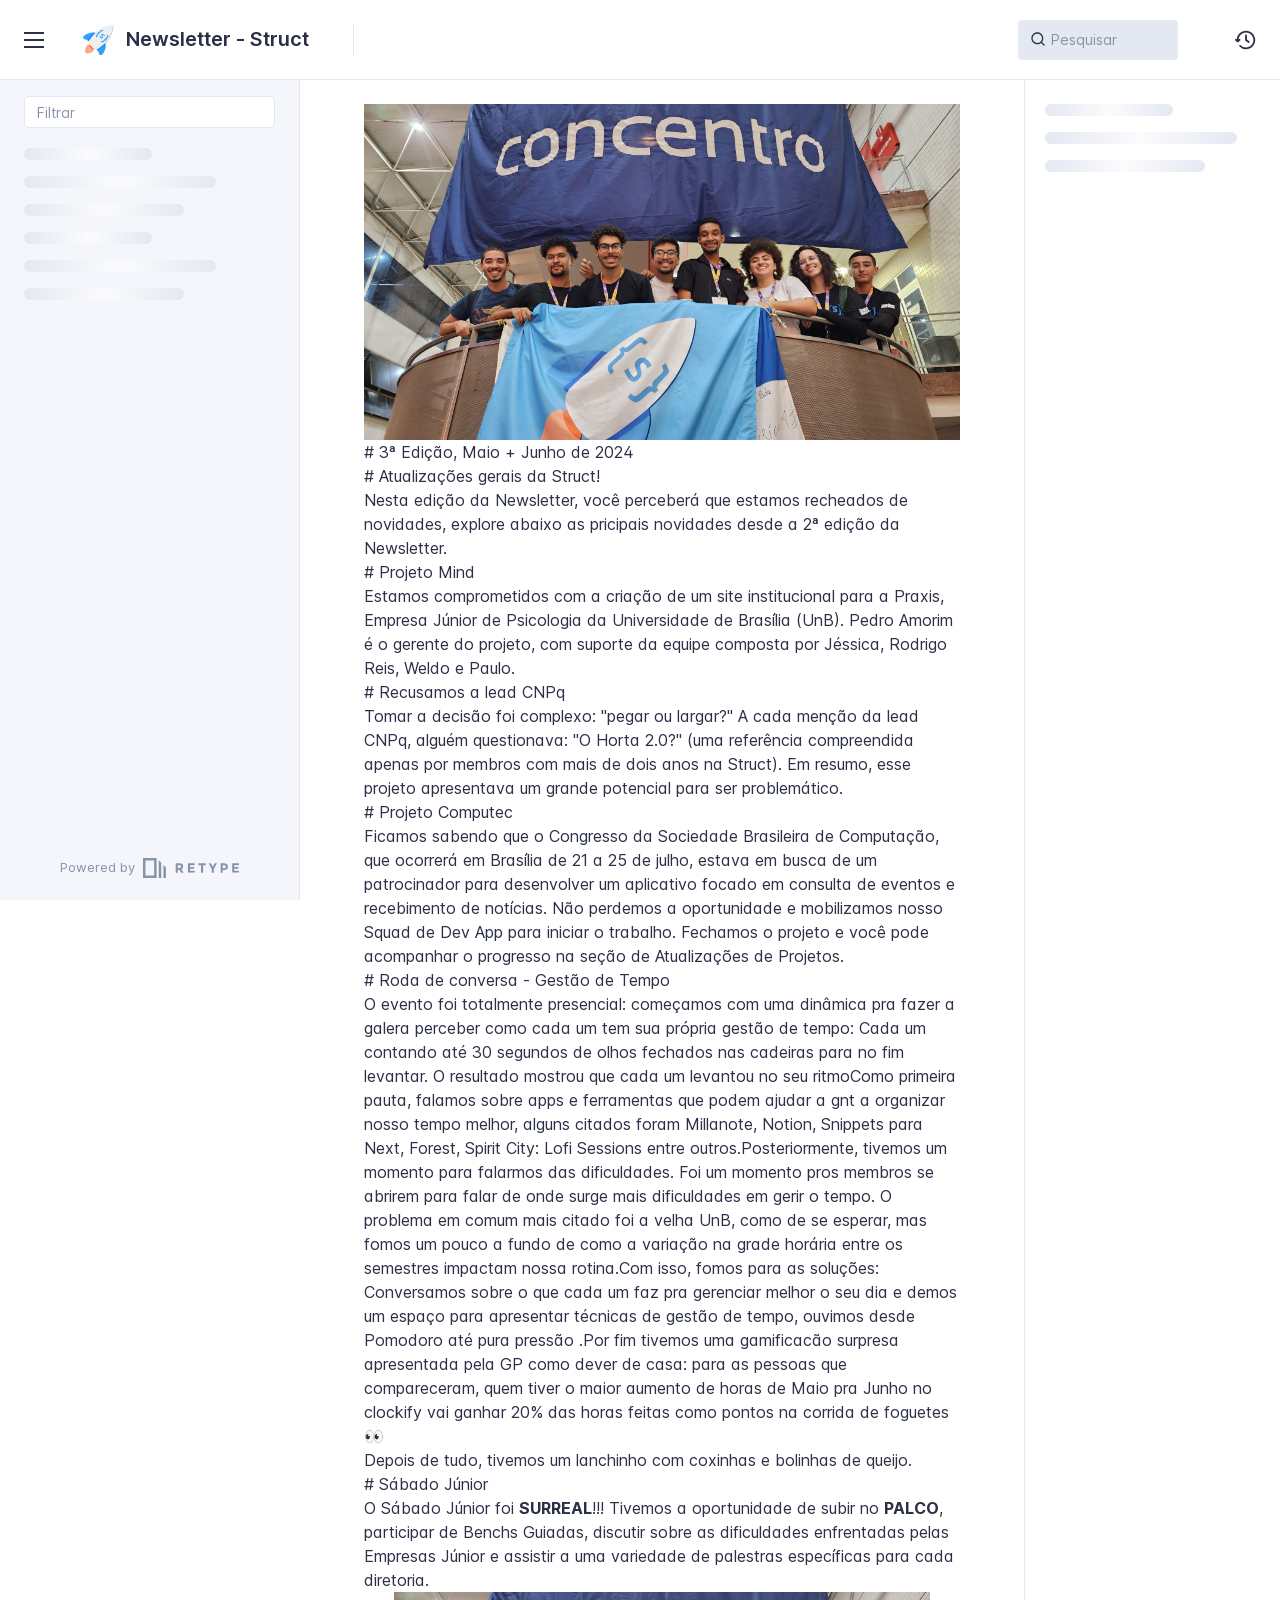
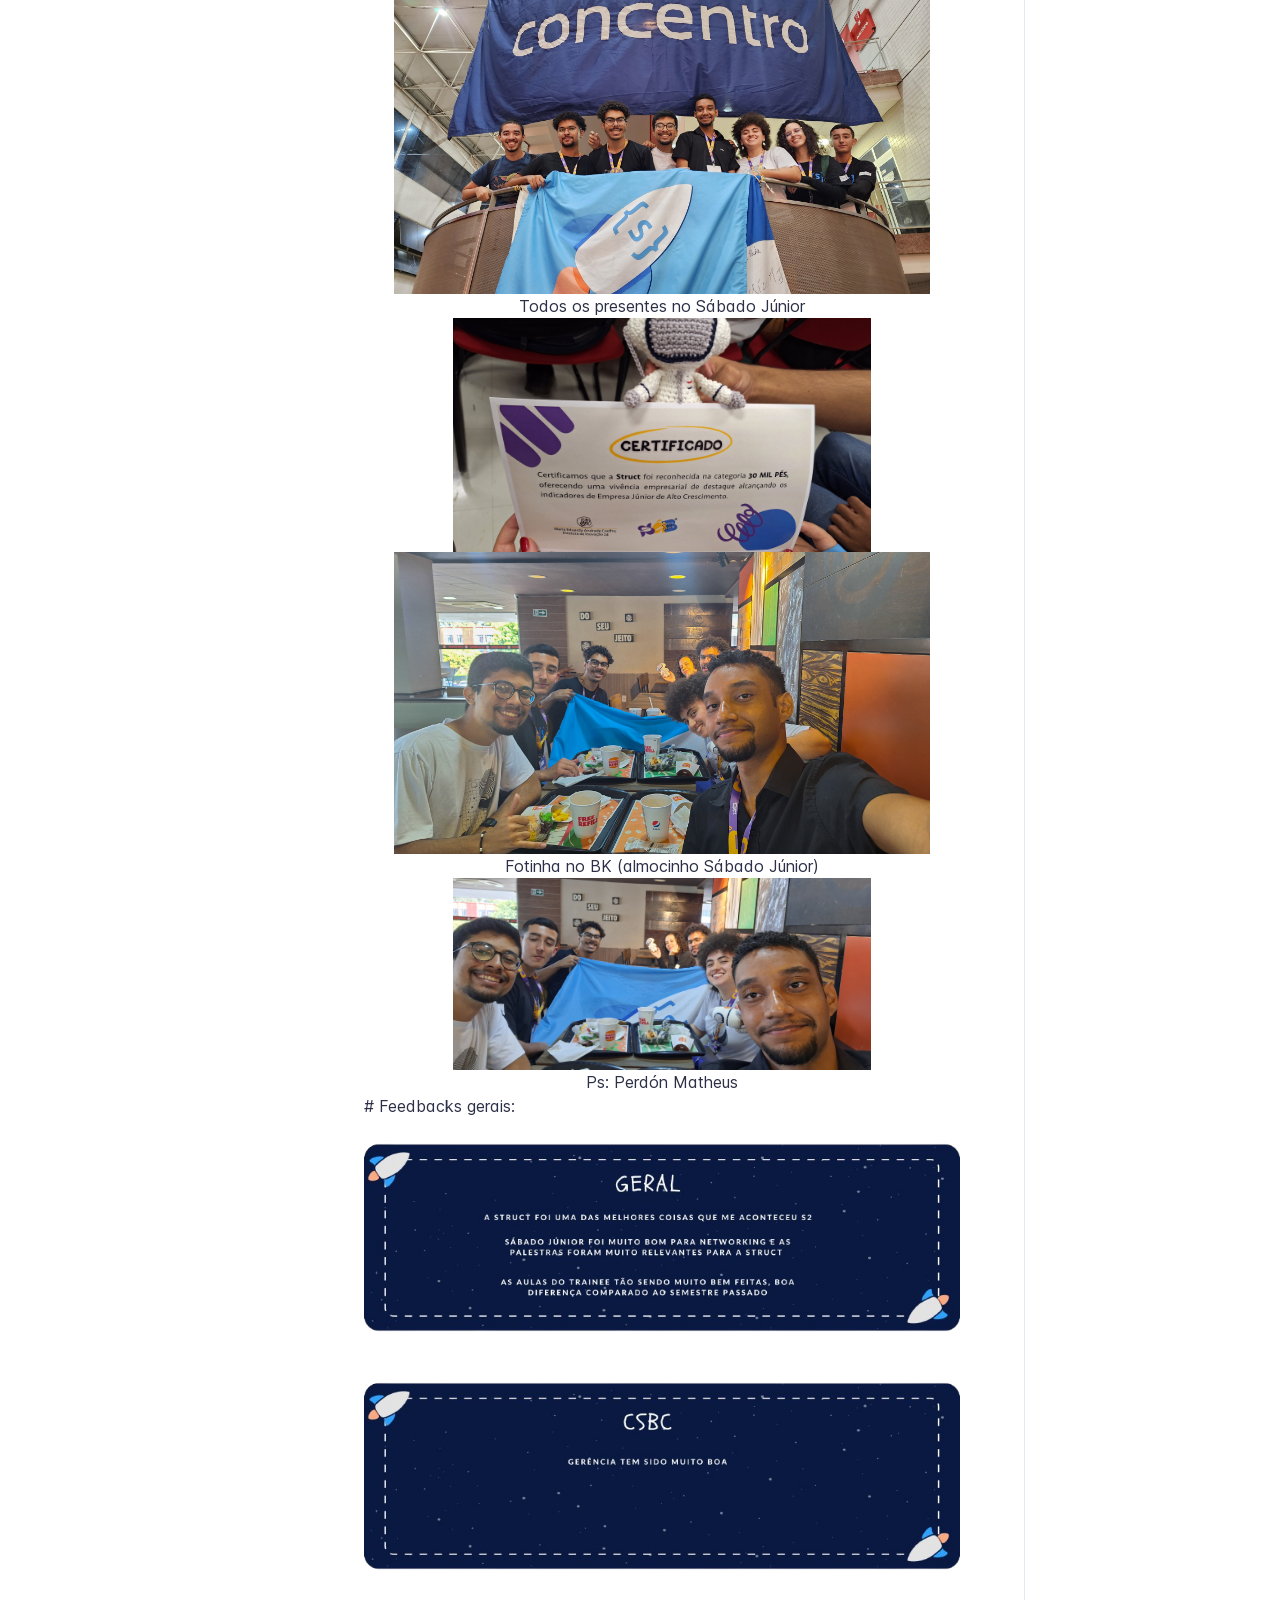
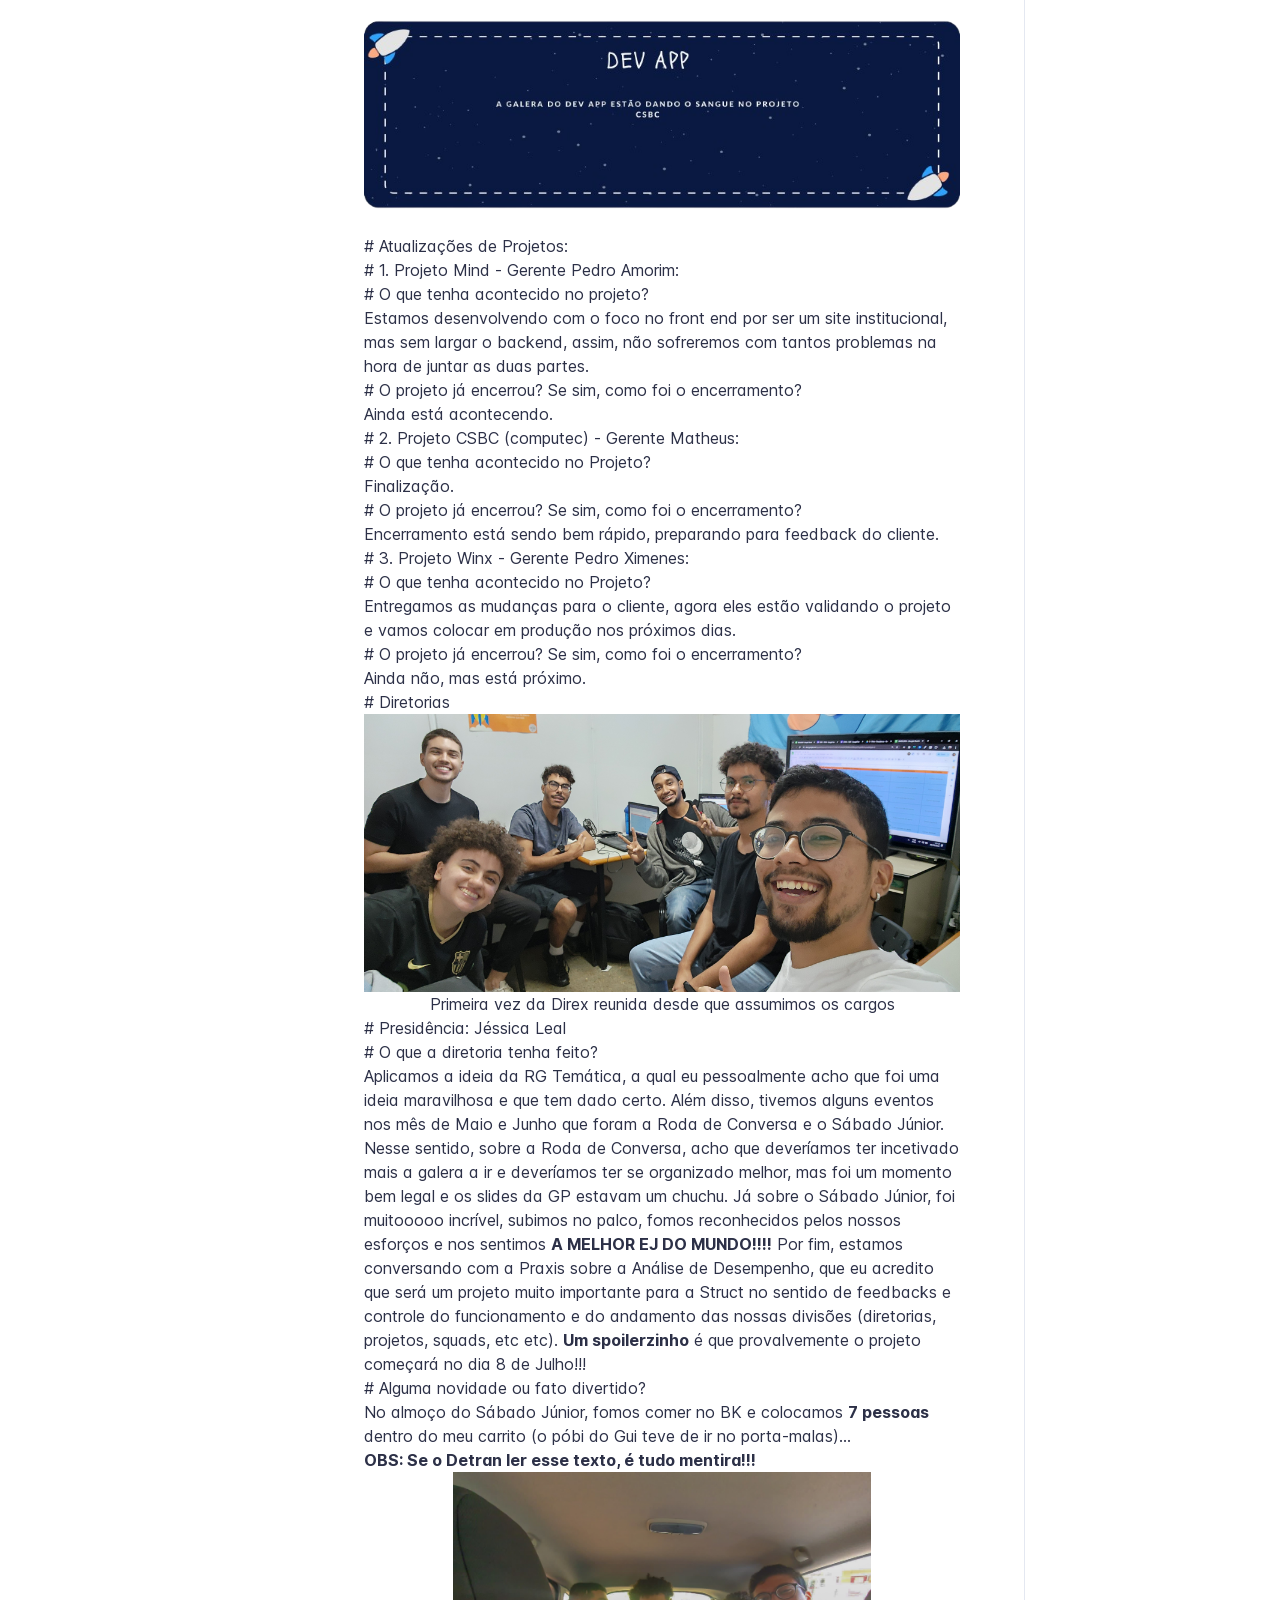
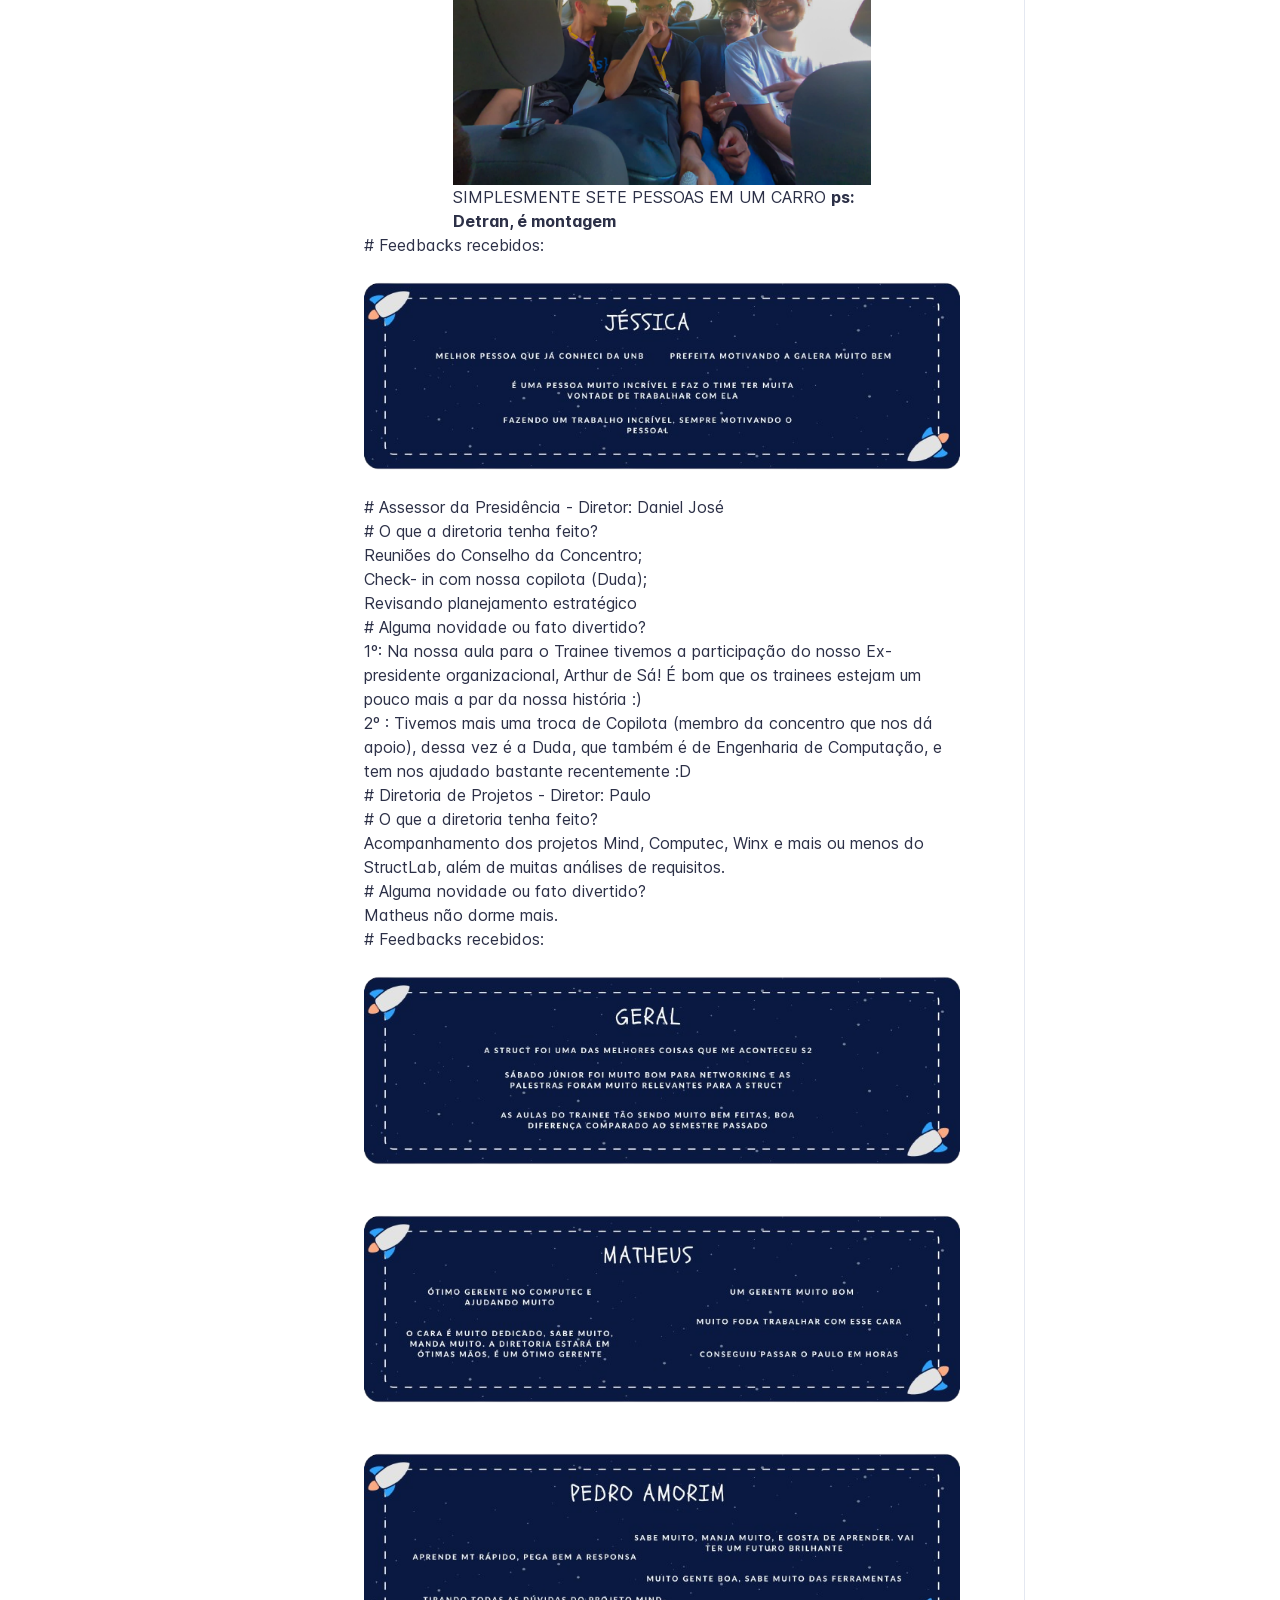
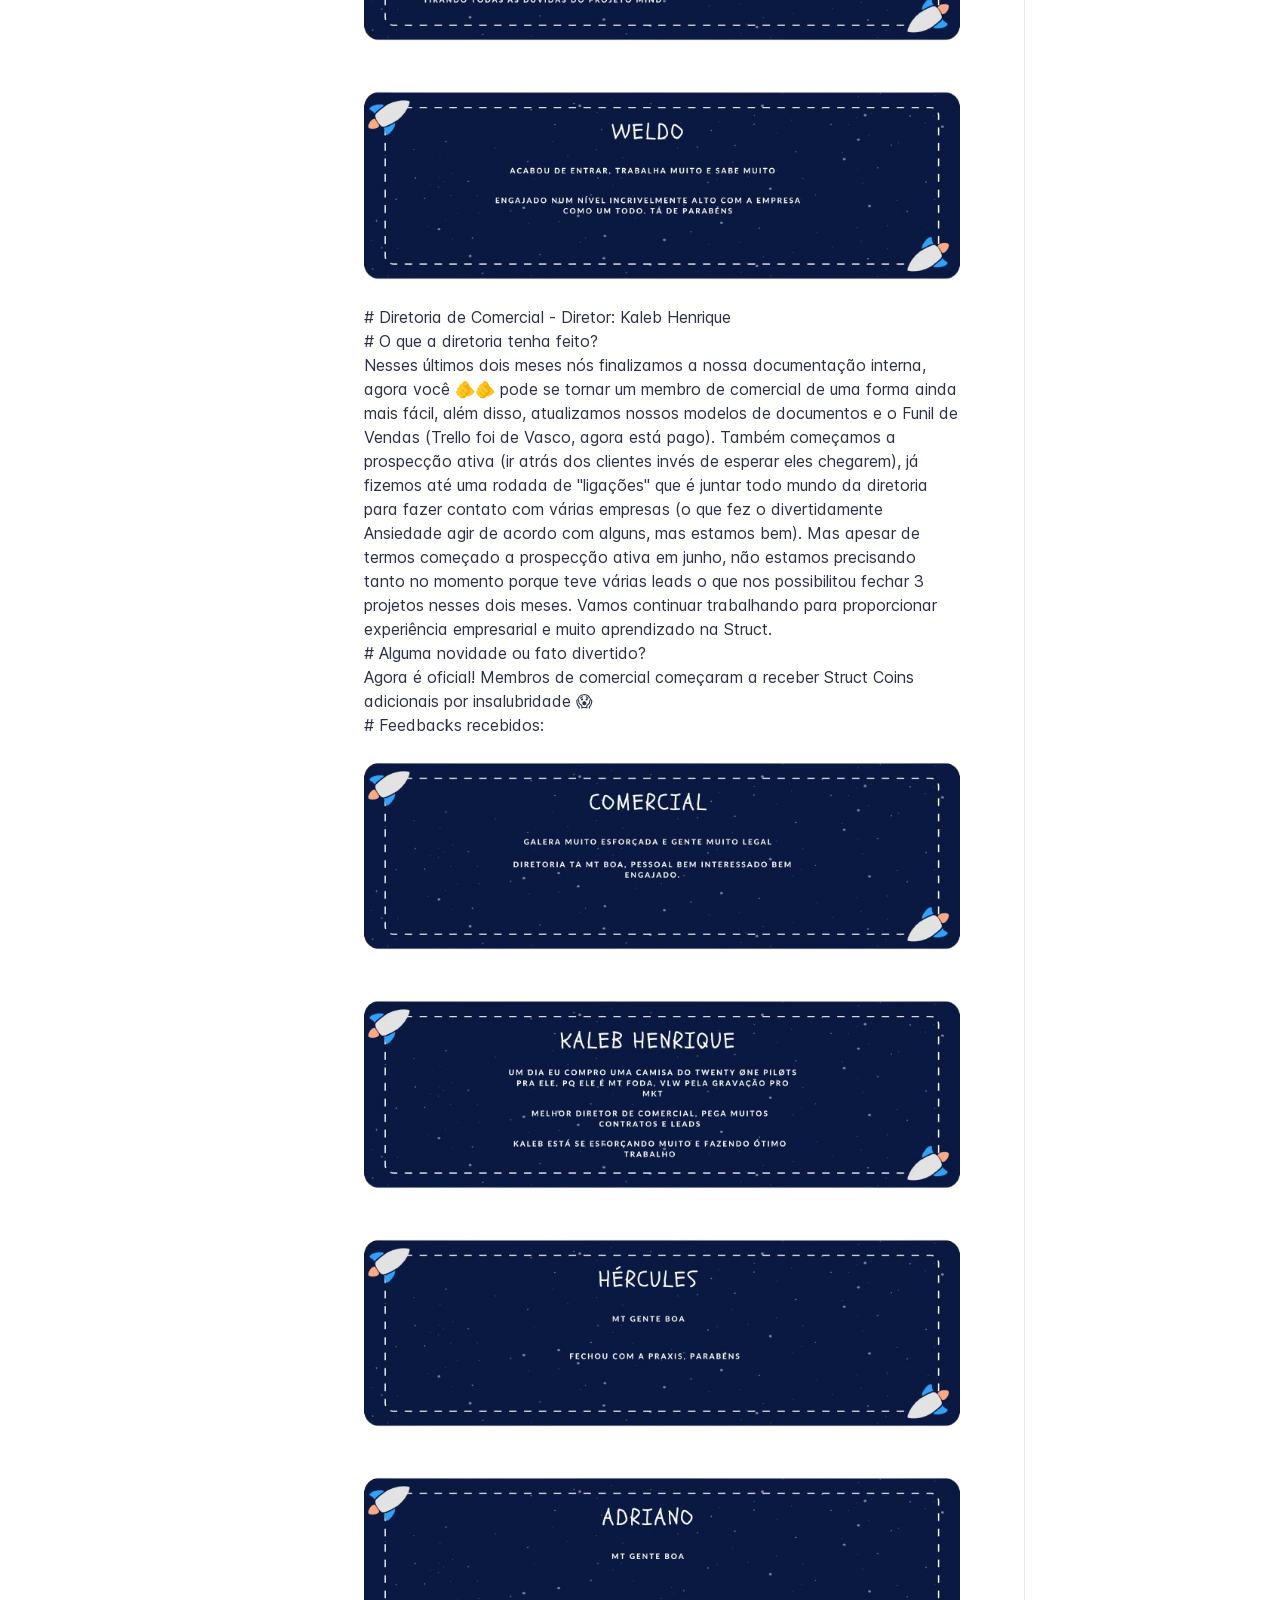
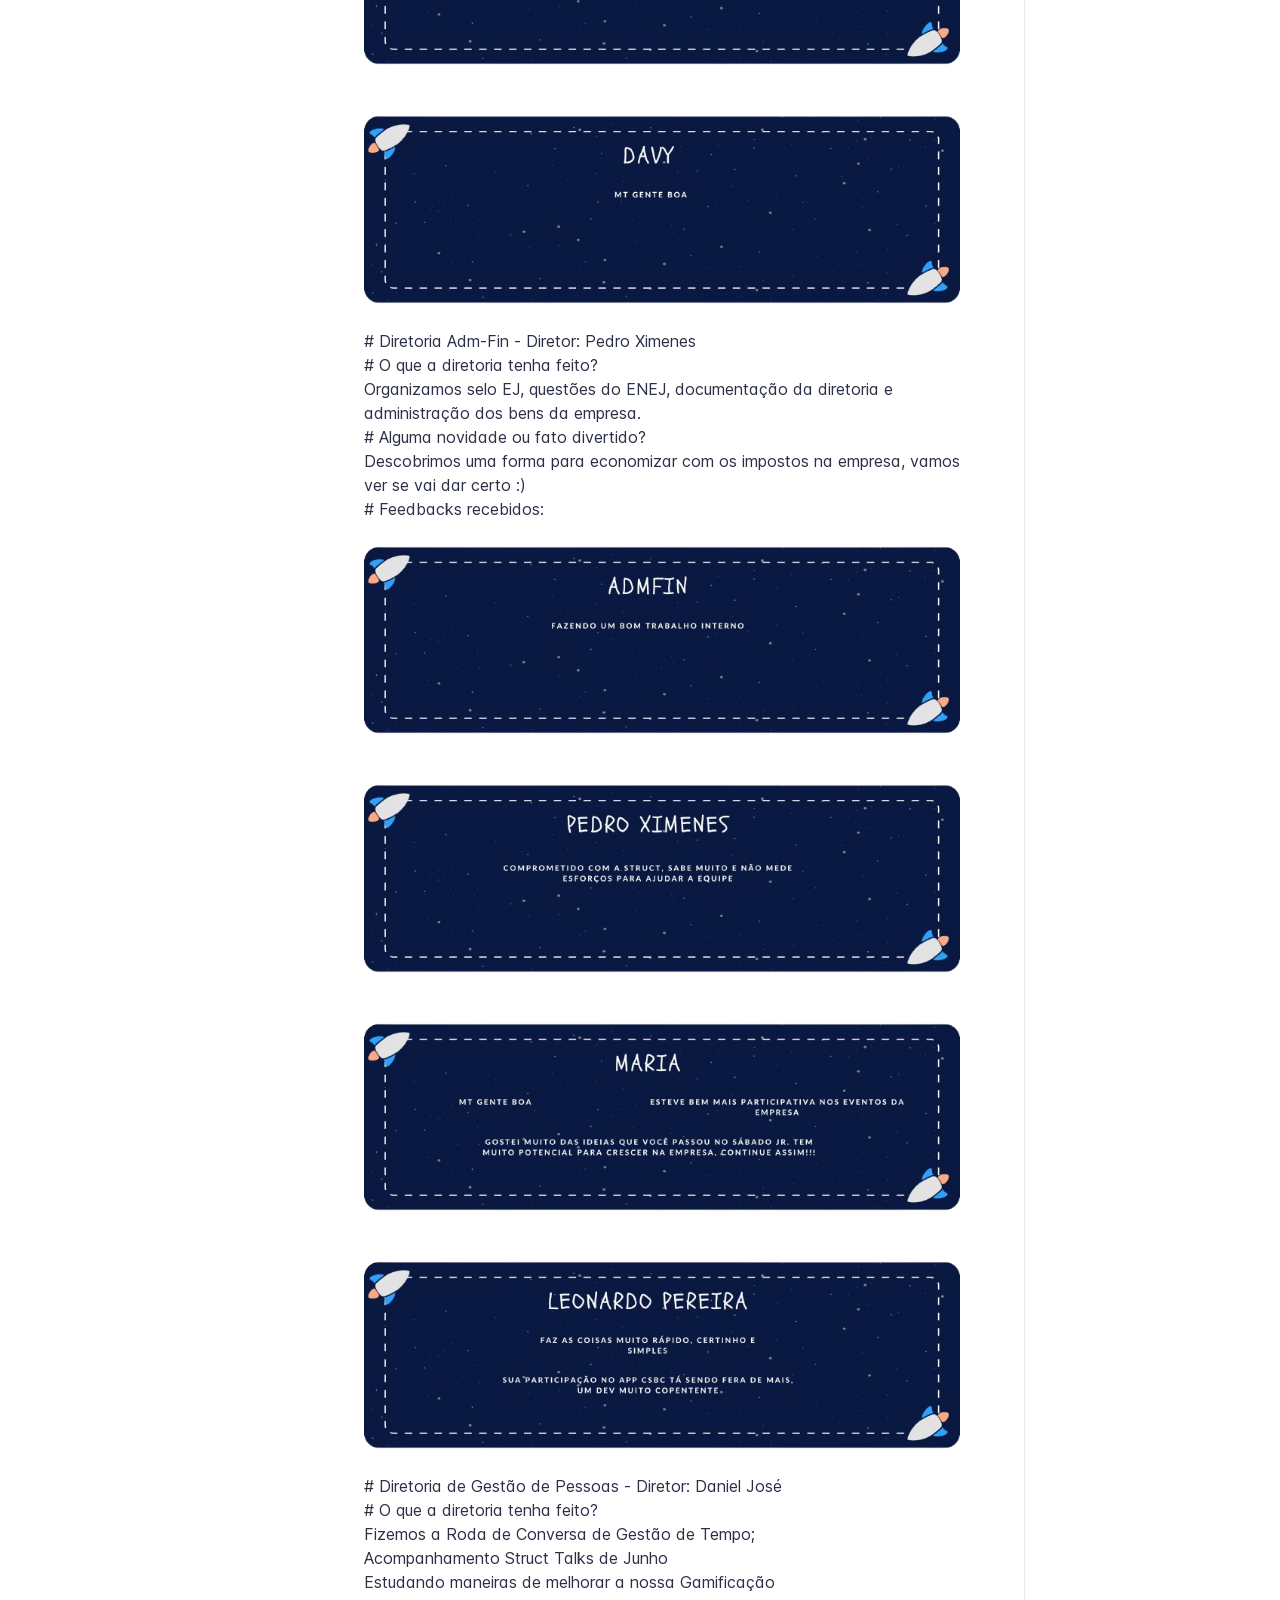
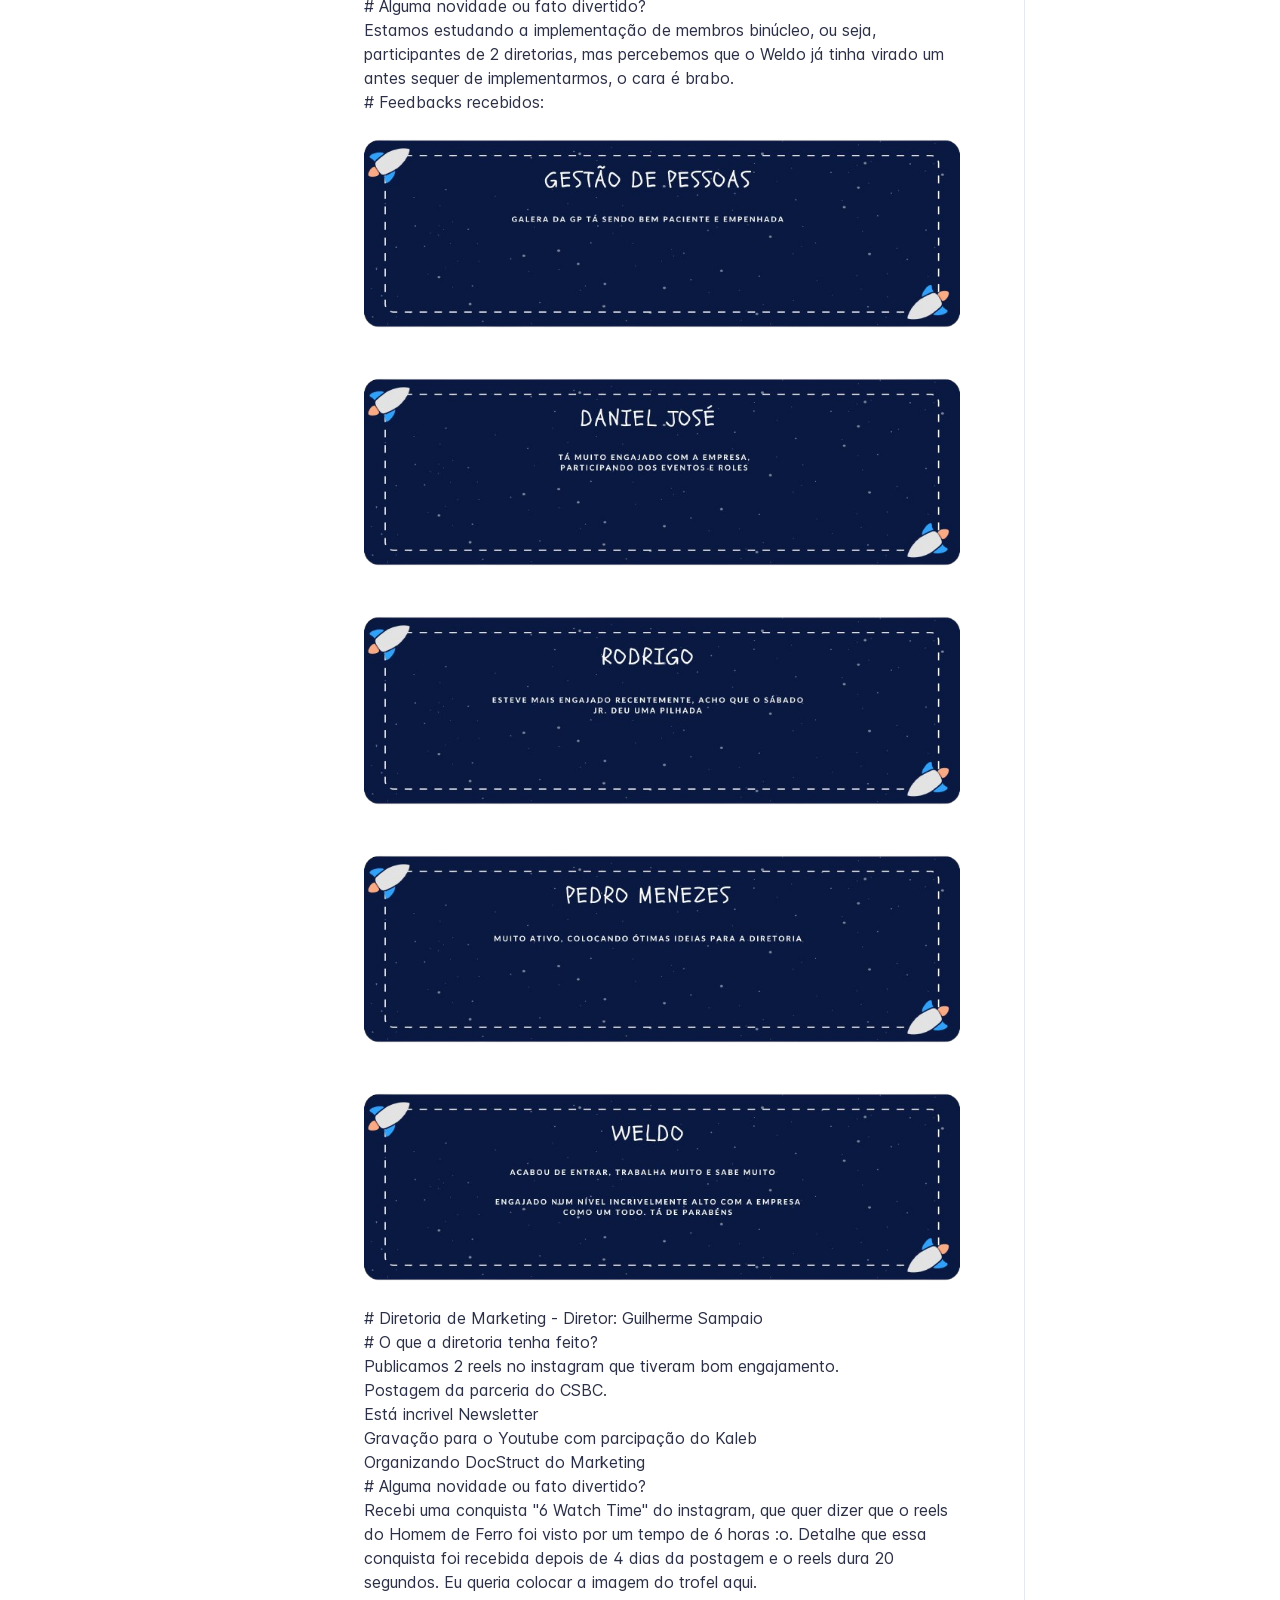
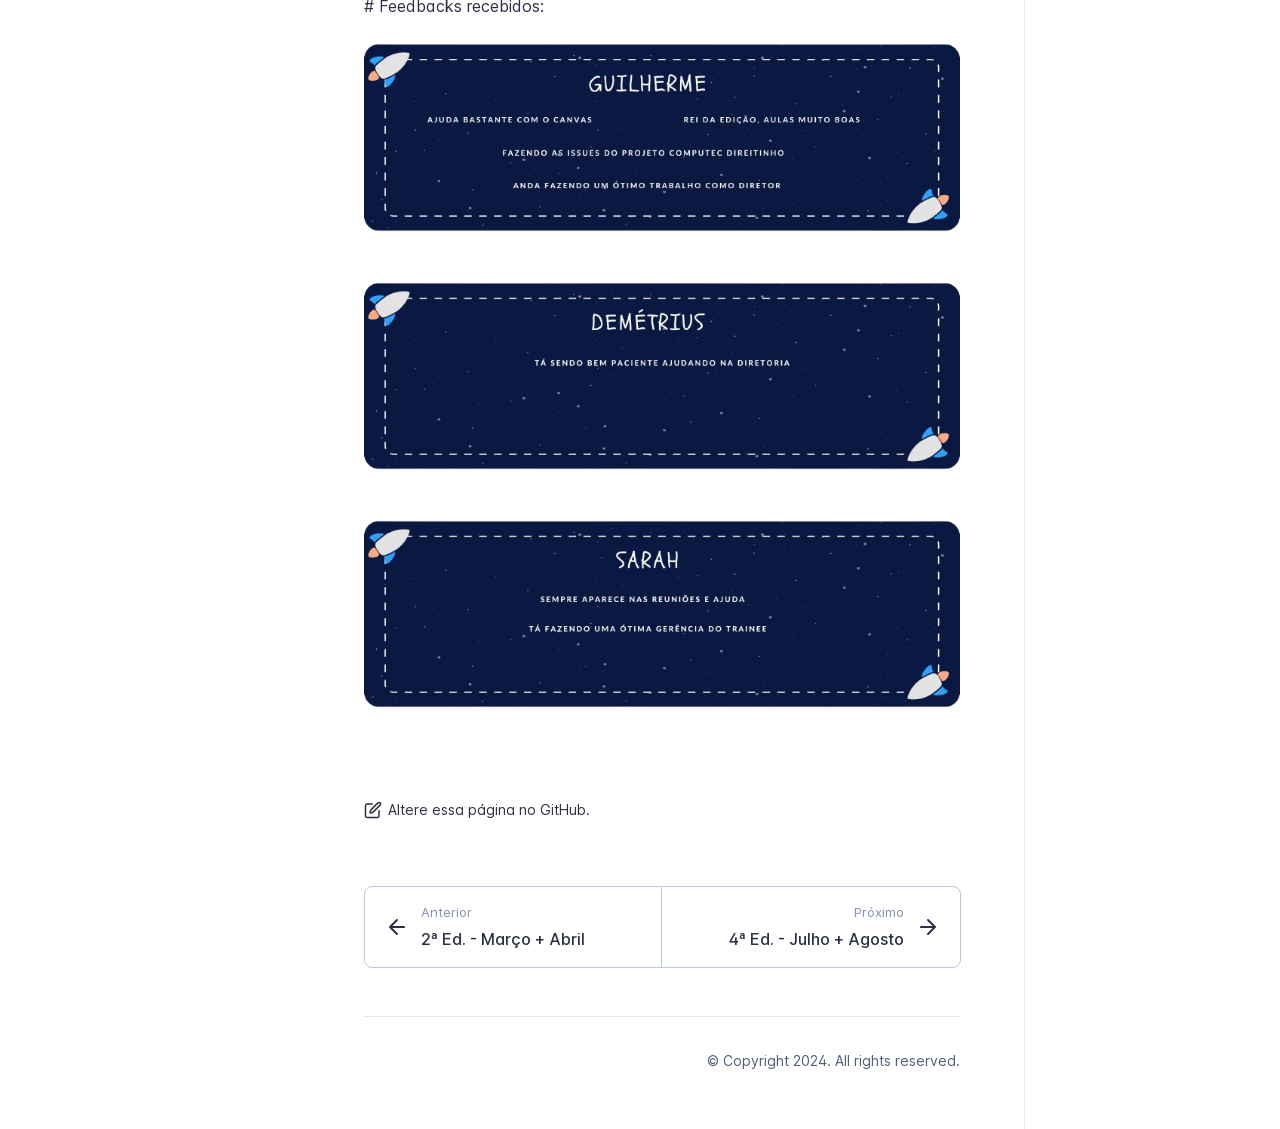
<file: 2024/3ª-ed.-maiojunho/index.html>
<!DOCTYPE html>
<html lang="pt-BR" class="h-full">
<head>
    <meta charset="UTF-8">
    <meta name="viewport" content="width=device-width,initial-scale=1">
    <meta name="turbo-cache-control" content="no-cache" data-turbo-track="reload" data-track-token="3.5.0.779771120451">

    <!-- See retype.com -->
    <meta name="generator" content="Retype 3.5.0">

    <!-- Primary Meta Tags -->
    <title>3&#170; Edi&#231;&#227;o, Maio + Junho de 2024</title>
    <meta name="title" content="3ª Edição, Maio + Junho de 2024">
    <meta name="description" content="Nesta edição da Newsletter, você perceberá que estamos recheados de novidades, explore abaixo as pricipais novidades desde a 2ª edição da Newsletter.">

    <!-- Canonical -->
    <link rel="canonical" href="https://newsletter.structej.com/2024/3ª-ed.-maiojunho/">

    <!-- Open Graph / Facebook -->
    <meta property="og:type" content="website">
    <meta property="og:url" content="https://newsletter.structej.com/2024/3ª-ed.-maiojunho/">
    <meta property="og:title" content="3ª Edição, Maio + Junho de 2024">
    <meta property="og:description" content="Nesta edição da Newsletter, você perceberá que estamos recheados de novidades, explore abaixo as pricipais novidades desde a 2ª edição da Newsletter.">
    <meta property="og:image" content="https://newsletter.structej.com/static/img_2024/terceira_ed/images/capa_terceira.jpg">

    <!-- Twitter -->
    <meta property="twitter:card" content="summary_large_image">
    <meta property="twitter:url" content="https://newsletter.structej.com/2024/3ª-ed.-maiojunho/">
    <meta property="twitter:title" content="3ª Edição, Maio + Junho de 2024">
    <meta property="twitter:description" content="Nesta edição da Newsletter, você perceberá que estamos recheados de novidades, explore abaixo as pricipais novidades desde a 2ª edição da Newsletter.">
    <meta property="twitter:image" content="https://newsletter.structej.com/static/img_2024/terceira_ed/images/capa_terceira.jpg">

    <script data-cfasync="false">(function () { var el = document.documentElement, m = localStorage.getItem("doc_theme"), wm = window.matchMedia; if (m === "dark" || (!m && wm && wm("(prefers-color-scheme: dark)").matches)) { el.classList.add("dark") } else { el.classList.remove("dark") } })();</script>

    <link href="../../resources/css/retype.css?v=3.5.0.779771120451" rel="stylesheet">

    <script data-cfasync="false" src="../../resources/js/config.js?v=3.5.0.779771120451" data-turbo-eval="false" defer></script>
    <script data-cfasync="false" src="../../resources/js/retype.js?v=3.5.0" data-turbo-eval="false" defer></script>
    <script id="lunr-js" data-cfasync="false" src="../../resources/js/lunr.js?v=3.5.0.779771120451" data-turbo-eval="false" defer></script>
</head>
<body>
    <div id="docs-app" class="relative text-base antialiased text-gray-700 bg-white font-body dark:bg-dark-850 dark:text-dark-300">
        <div class="absolute bottom-0 left-0 bg-gray-100 dark:bg-dark-800" style="top: 5rem; right: 50%"></div>
    
        <header id="docs-site-header" class="sticky top-0 z-30 flex w-full h-16 bg-white border-b border-gray-200 md:h-20 dark:bg-dark-850 dark:border-dark-650">
            <div class="container relative flex items-center justify-between pr-6 grow md:justify-start">
                <!-- Mobile menu button skeleton -->
                <button v-cloak class="skeleton docs-mobile-menu-button flex items-center justify-center shrink-0 overflow-hidden dark:text-white focus:outline-none rounded-full w-10 h-10 ml-3.5 md:hidden"><svg xmlns="http://www.w3.org/2000/svg" class="mb-px shrink-0" width="24" height="24" viewBox="0 0 24 24" role="presentation" style="margin-bottom: 0px;"><g fill="currentColor"><path d="M2 4h20v2H2zM2 11h20v2H2zM2 18h20v2H2z"></path></g></svg></button>
                <div v-cloak id="docs-sidebar-toggle"></div>
        
                <!-- Logo -->
                <div class="flex items-center justify-between h-full py-2 md:w-75">
                    <div class="flex items-center px-2 md:px-6">
                        <a id="docs-site-logo" href="../../" class="flex items-center leading-snug text-xl">
                            <span class="w-10 mr-2 grow-0 shrink-0 overflow-hidden">
                                <img class="max-h-10 dark:hidden md:inline-block" src="../../static/foguete.ico">
                                <img class="max-h-10 hidden dark:inline-block" src="../../static/foguete.ico">
                            </span>
                            <span class="dark:text-white font-semibold line-clamp-1 md:line-clamp-2">Newsletter - Struct</span>
                        </a>
                    </div>
        
                    <span class="hidden h-8 border-r md:inline-block dark:border-dark-650"></span>
                </div>
        
                <div class="flex justify-between md:grow">
                    <!-- Top Nav -->
                    <nav class="hidden md:flex">
                        <ul class="flex flex-col mb-4 md:pl-16 md:mb-0 md:flex-row md:items-center">
                            
                        </ul>
                    </nav>
        
                    <!-- Header Right Skeleton -->
                    <div v-cloak class="flex justify-end grow skeleton">
        
                        <!-- Search input mock -->
                        <div class="relative hidden w-40 lg:block lg:max-w-sm lg:ml-auto">
                            <div class="absolute flex items-center justify-center h-full pl-3 dark:text-dark-300">
                                <svg xmlns="http://www.w3.org/2000/svg" class="icon-base" width="16" height="16" viewBox="0 0 24 24" aria-labelledby="icon" role="presentation" style="margin-bottom: 1px;"><g fill="currentColor" ><path d="M21.71 20.29l-3.68-3.68A8.963 8.963 0 0020 11c0-4.96-4.04-9-9-9s-9 4.04-9 9 4.04 9 9 9c2.12 0 4.07-.74 5.61-1.97l3.68 3.68c.2.19.45.29.71.29s.51-.1.71-.29c.39-.39.39-1.03 0-1.42zM4 11c0-3.86 3.14-7 7-7s7 3.14 7 7c0 1.92-.78 3.66-2.04 4.93-.01.01-.02.01-.02.01-.01.01-.01.01-.01.02A6.98 6.98 0 0111 18c-3.86 0-7-3.14-7-7z" ></path></g></svg>
                            </div>
                            <input class="w-full h-10 placeholder-gray-400 transition-colors duration-200 ease-in bg-gray-200 border border-transparent rounded md:text-sm hover:bg-white hover:border-gray-300 focus:outline-none focus:bg-white focus:border-gray-500 dark:bg-dark-600 dark:border-dark-600 dark:placeholder-dark-400" style="padding: 0.625rem 0.75rem 0.625rem 2rem" type="text" placeholder="Pesquisar">
                        </div>
        
                        <!-- Mobile search button -->
                        <div class="flex items-center justify-center w-10 h-10 lg:hidden">
                            <svg xmlns="http://www.w3.org/2000/svg" class="shrink-0 icon-base" width="20" height="20" viewBox="0 0 24 24" aria-labelledby="icon" role="presentation" style="margin-bottom: 0px;"><g fill="currentColor" ><path d="M21.71 20.29l-3.68-3.68A8.963 8.963 0 0020 11c0-4.96-4.04-9-9-9s-9 4.04-9 9 4.04 9 9 9c2.12 0 4.07-.74 5.61-1.97l3.68 3.68c.2.19.45.29.71.29s.51-.1.71-.29c.39-.39.39-1.03 0-1.42zM4 11c0-3.86 3.14-7 7-7s7 3.14 7 7c0 1.92-.78 3.66-2.04 4.93-.01.01-.02.01-.02.01-.01.01-.01.01-.01.02A6.98 6.98 0 0111 18c-3.86 0-7-3.14-7-7z" ></path></g></svg>
                        </div>
        
                        <!-- Dark mode switch placeholder -->
                        <div class="w-10 h-10 lg:ml-2"></div>
        
                        <!-- History button -->
                        <div class="flex items-center justify-center w-10 h-10" style="margin-right: -0.625rem;">
                            <svg xmlns="http://www.w3.org/2000/svg" class="shrink-0 icon-base" width="22" height="22" viewBox="0 0 24 24" aria-labelledby="icon" role="presentation" style="margin-bottom: 0px;"><g fill="currentColor" ><g ><path d="M12.01 6.01c-.55 0-1 .45-1 1V12a1 1 0 00.4.8l3 2.22a.985.985 0 001.39-.2.996.996 0 00-.21-1.4l-2.6-1.92V7.01c.02-.55-.43-1-.98-1z"></path><path d="M12.01 1.91c-5.33 0-9.69 4.16-10.05 9.4l-.29-.26a.997.997 0 10-1.34 1.48l1.97 1.79c.19.17.43.26.67.26s.48-.09.67-.26l1.97-1.79a.997.997 0 10-1.34-1.48l-.31.28c.34-4.14 3.82-7.41 8.05-7.41 4.46 0 8.08 3.63 8.08 8.09s-3.63 8.08-8.08 8.08c-2.18 0-4.22-.85-5.75-2.4a.996.996 0 10-1.42 1.4 10.02 10.02 0 007.17 2.99c5.56 0 10.08-4.52 10.08-10.08.01-5.56-4.52-10.09-10.08-10.09z"></path></g></g></svg>
                        </div>
                    </div>
        
                    <div v-cloak class="flex justify-end grow">
                        <div id="docs-mobile-search-button"></div>
                        <doc-search-desktop></doc-search-desktop>
        
                        <doc-theme-switch class="lg:ml-2"></doc-theme-switch>
                        <doc-history></doc-history>
                    </div>
                </div>
            </div>
        </header>
    
        <div class="container relative flex bg-white">
            <!-- Sidebar Skeleton -->
            <div v-cloak class="fixed flex flex-col shrink-0 duration-300 ease-in-out bg-gray-100 border-gray-200 sidebar top-20 w-75 border-r h-screen md:sticky transition-transform skeleton dark:bg-dark-800 dark:border-dark-650">
            
                <!-- Render this div, if config.showSidebarFilter is `true` -->
                <div class="flex items-center h-16 px-6">
                    <input class="w-full h-8 px-3 py-2 transition-colors duration-200 ease-linear bg-white border border-gray-200 rounded shadow-none text-sm focus:outline-none focus:border-gray-600 dark:bg-dark-600 dark:border-dark-600" type="text" placeholder="Filtrar">
                </div>
            
                <div class="pl-6 mt-1 mb-4">
                    <div class="w-32 h-3 mb-4 bg-gray-200 rounded-full loading dark:bg-dark-600"></div>
                    <div class="w-48 h-3 mb-4 bg-gray-200 rounded-full loading dark:bg-dark-600"></div>
                    <div class="w-40 h-3 mb-4 bg-gray-200 rounded-full loading dark:bg-dark-600"></div>
                    <div class="w-32 h-3 mb-4 bg-gray-200 rounded-full loading dark:bg-dark-600"></div>
                    <div class="w-48 h-3 mb-4 bg-gray-200 rounded-full loading dark:bg-dark-600"></div>
                    <div class="w-40 h-3 mb-4 bg-gray-200 rounded-full loading dark:bg-dark-600"></div>
                </div>
            
                <div class="shrink-0 mt-auto bg-transparent dark:border-dark-650">
                    <a class="flex items-center justify-center flex-nowrap h-16 text-gray-400 dark:text-dark-400 hover:text-gray-700 dark:hover:text-dark-300 transition-colors duration-150 ease-in docs-powered-by" target="_blank" href="https://retype.com/" rel="noopener">
                        <span class="text-xs whitespace-nowrap">Powered by</span>
                        <svg xmlns="http://www.w3.org/2000/svg" class="ml-2" fill="currentColor" width="96" height="20" overflow="visible"><path d="M0 0v20h13.59V0H0zm11.15 17.54H2.44V2.46h8.71v15.08zM15.8 20h2.44V4.67L15.8 2.22zM20.45 6.89V20h2.44V9.34z"/><g><path d="M40.16 8.44c0 1.49-.59 2.45-1.75 2.88l2.34 3.32h-2.53l-2.04-2.96h-1.43v2.96h-2.06V5.36h3.5c1.43 0 2.46.24 3.07.73s.9 1.27.9 2.35zm-2.48 1.1c.26-.23.38-.59.38-1.09 0-.5-.13-.84-.4-1.03s-.73-.28-1.39-.28h-1.54v2.75h1.5c.72 0 1.2-.12 1.45-.35zM51.56 5.36V7.2h-4.59v1.91h4.13v1.76h-4.13v1.92h4.74v1.83h-6.79V5.36h6.64zM60.09 7.15v7.48h-2.06V7.15h-2.61V5.36h7.28v1.79h-2.61zM70.81 14.64h-2.06v-3.66l-3.19-5.61h2.23l1.99 3.45 1.99-3.45H74l-3.19 5.61v3.66zM83.99 6.19c.65.55.97 1.4.97 2.55s-.33 1.98-1 2.51-1.68.8-3.04.8h-1.23v2.59h-2.06V5.36h3.26c1.42 0 2.45.28 3.1.83zm-1.51 3.65c.25-.28.37-.69.37-1.22s-.16-.92-.48-1.14c-.32-.23-.82-.34-1.5-.34H79.7v3.12h1.38c.68 0 1.15-.14 1.4-.42zM95.85 5.36V7.2h-4.59v1.91h4.13v1.76h-4.13v1.92H96v1.83h-6.79V5.36h6.64z"/></g></svg>
                    </a>
                </div>
            </div>
            
            <!-- Sidebar component -->
            <doc-sidebar v-cloak>
                <template #sidebar-footer>
                    <div class="shrink-0 mt-auto border-t md:bg-transparent md:border-none dark:border-dark-650">
            
                        <a class="flex items-center justify-center flex-nowrap h-16 text-gray-400 dark:text-dark-400 hover:text-gray-700 dark:hover:text-dark-300 transition-colors duration-150 ease-in docs-powered-by" target="_blank" href="https://retype.com/" rel="noopener">
                            <span class="text-xs whitespace-nowrap">Powered by</span>
                            <svg xmlns="http://www.w3.org/2000/svg" class="ml-2" fill="currentColor" width="96" height="20" overflow="visible"><path d="M0 0v20h13.59V0H0zm11.15 17.54H2.44V2.46h8.71v15.08zM15.8 20h2.44V4.67L15.8 2.22zM20.45 6.89V20h2.44V9.34z"/><g><path d="M40.16 8.44c0 1.49-.59 2.45-1.75 2.88l2.34 3.32h-2.53l-2.04-2.96h-1.43v2.96h-2.06V5.36h3.5c1.43 0 2.46.24 3.07.73s.9 1.27.9 2.35zm-2.48 1.1c.26-.23.38-.59.38-1.09 0-.5-.13-.84-.4-1.03s-.73-.28-1.39-.28h-1.54v2.75h1.5c.72 0 1.2-.12 1.45-.35zM51.56 5.36V7.2h-4.59v1.91h4.13v1.76h-4.13v1.92h4.74v1.83h-6.79V5.36h6.64zM60.09 7.15v7.48h-2.06V7.15h-2.61V5.36h7.28v1.79h-2.61zM70.81 14.64h-2.06v-3.66l-3.19-5.61h2.23l1.99 3.45 1.99-3.45H74l-3.19 5.61v3.66zM83.99 6.19c.65.55.97 1.4.97 2.55s-.33 1.98-1 2.51-1.68.8-3.04.8h-1.23v2.59h-2.06V5.36h3.26c1.42 0 2.45.28 3.1.83zm-1.51 3.65c.25-.28.37-.69.37-1.22s-.16-.92-.48-1.14c-.32-.23-.82-.34-1.5-.34H79.7v3.12h1.38c.68 0 1.15-.14 1.4-.42zM95.85 5.36V7.2h-4.59v1.91h4.13v1.76h-4.13v1.92H96v1.83h-6.79V5.36h6.64z"/></g></svg>
                        </a>
                    </div>
                </template>
            </doc-sidebar>
    
            <div class="grow min-w-0 dark:bg-dark-850">
                <!-- Render "toolbar" template here on api pages --><!-- Render page content -->
                <div class="flex">
                    <div class="min-w-0 p-4 grow md:px-16">
                        <main class="relative pb-12 lg:pt-2">
                            <div class="docs-markdown" id="docs-content">
                                <!-- Rendered if sidebar right is enabled -->
                                <div id="docs-sidebar-right-toggle"></div>
                                <!-- Page content  -->
<p><figure class="content-center">
    <img src="../../static/img_2024/terceira_ed/images/capa_terceira.jpg" alt="">
    <figcaption class="caption"></figcaption>
</figure>
</p>
<doc-anchor-target id="3ª-edição-maio--junho-de-2024" class="break-words">
    <h1>
        <doc-anchor-trigger class="header-anchor-trigger" to="#3ª-edição-maio--junho-de-2024">#</doc-anchor-trigger>
        <span>3ª Edição, Maio + Junho de 2024</span>
    </h1>
</doc-anchor-target>
<doc-anchor-target id="atualizações-gerais-da-struct">
    <h2>
        <doc-anchor-trigger class="header-anchor-trigger" to="#atualizações-gerais-da-struct">#</doc-anchor-trigger>
        <span>Atualizações gerais da Struct!</span>
    </h2>
</doc-anchor-target>
<p>Nesta edição da Newsletter, você perceberá que estamos recheados de novidades, explore abaixo as pricipais novidades desde a 2ª edição da Newsletter.</p>
<doc-anchor-target id="projeto-mind">
    <h3>
        <doc-anchor-trigger class="header-anchor-trigger" to="#projeto-mind">#</doc-anchor-trigger>
        <span>Projeto Mind</span>
    </h3>
</doc-anchor-target>
<p>Estamos comprometidos com a criação de um site institucional para a Praxis, Empresa Júnior de Psicologia da Universidade de Brasília (UnB). Pedro Amorim é o gerente do projeto, com suporte da equipe composta por Jéssica, Rodrigo Reis, Weldo e Paulo.</p>
<doc-anchor-target id="recusamos-a-lead-cnpq">
    <h3>
        <doc-anchor-trigger class="header-anchor-trigger" to="#recusamos-a-lead-cnpq">#</doc-anchor-trigger>
        <span>Recusamos a lead CNPq</span>
    </h3>
</doc-anchor-target>
<p>Tomar a decisão foi complexo: &quot;pegar ou largar?&quot; A cada menção da lead CNPq, alguém questionava: &quot;O Horta 2.0?&quot; (uma referência compreendida apenas por membros com mais de dois anos na Struct). Em resumo, esse projeto apresentava um grande potencial para ser problemático.</p>
<doc-anchor-target id="projeto-computec">
    <h3>
        <doc-anchor-trigger class="header-anchor-trigger" to="#projeto-computec">#</doc-anchor-trigger>
        <span>Projeto Computec</span>
    </h3>
</doc-anchor-target>
<p>Ficamos sabendo que o Congresso da Sociedade Brasileira de Computação, que ocorrerá em Brasília de 21 a 25 de julho, estava em busca de um patrocinador para desenvolver um aplicativo focado em consulta de eventos e recebimento de notícias. Não perdemos a oportunidade e mobilizamos nosso Squad de Dev App para iniciar o trabalho. Fechamos o projeto e você pode acompanhar o progresso na seção de Atualizações de Projetos.</p>
<doc-anchor-target id="roda-de-conversa---gestão-de-tempo">
    <h3>
        <doc-anchor-trigger class="header-anchor-trigger" to="#roda-de-conversa---gestão-de-tempo">#</doc-anchor-trigger>
        <span>Roda de conversa - Gestão de Tempo</span>
    </h3>
</doc-anchor-target>
<p>O evento foi totalmente presencial: começamos com uma dinâmica pra fazer a galera perceber como cada um tem sua própria gestão de tempo: Cada um contando até 30 segundos de olhos fechados nas cadeiras para no fim levantar. O resultado mostrou que cada um levantou no seu ritmoComo primeira pauta, falamos sobre apps e ferramentas que podem ajudar a gnt a organizar nosso tempo melhor, alguns citados foram Millanote, Notion, Snippets para Next, Forest, Spirit City: Lofi Sessions entre outros.Posteriormente, tivemos um momento para falarmos das dificuldades. Foi um momento pros membros se abrirem para falar de onde surge mais dificuldades em gerir o tempo. O problema em comum mais citado foi a velha UnB, como de se esperar, mas fomos um pouco a fundo de como a variação na grade horária entre os semestres impactam nossa rotina.Com isso, fomos para as soluções: Conversamos sobre o que cada um faz pra gerenciar melhor o seu dia e demos um espaço para apresentar técnicas de gestão de tempo, ouvimos desde Pomodoro até pura pressão .Por fim tivemos uma gamificacão surpresa apresentada pela GP como dever de casa: para as pessoas que compareceram, quem tiver o maior aumento de horas de Maio pra Junho no clockify vai ganhar 20% das horas feitas como pontos na corrida de foguetes <span class="docs-emoji">&#x1F440;</span><br />
Depois de tudo, tivemos um lanchinho com coxinhas e bolinhas de queijo.</p>
<doc-anchor-target id="sábado-júnior">
    <h3>
        <doc-anchor-trigger class="header-anchor-trigger" to="#sábado-júnior">#</doc-anchor-trigger>
        <span>Sábado Júnior</span>
    </h3>
</doc-anchor-target>
<p>O Sábado Júnior foi <strong>SURREAL</strong>!!! Tivemos a oportunidade de subir no <strong>PALCO</strong>, participar de Benchs Guiadas, discutir sobre as dificuldades enfrentadas pelas Empresas Júnior e assistir a uma variedade de palestras específicas para cada diretoria.</p>
<div class="img_90"><p><figure class="content-center">
    <img src="../../static/img_2024/terceira_ed/images/todos_que_foram_no_sabado_junior.jpg" alt="Todos os presentes no Sábado Júnior">
    <figcaption class="caption">Todos os presentes no Sábado Júnior</figcaption>
</figure>
</p>
</div>
<div class="img_70"><p><figure class="content-center">
    <img src="../../static/img_2024/terceira_ed/images/subimos_no_palco_sabado_junior.jpg" alt="">
    <figcaption class="caption"></figcaption>
</figure>
</p>
</div>
<div class="img_90"><p><figure class="content-center">
    <img src="../../static/img_2024/terceira_ed/images/almoco_no_bk_sabado_junior_02.jpg" alt="Fotinha no BK (almocinho Sábado Júnior)">
    <figcaption class="caption">Fotinha no BK (almocinho Sábado Júnior)</figcaption>
</figure>
</p>
</div>
<div class="img_70"><p><figure class="content-center">
    <img src="../../static/img_2024/terceira_ed/images/almoco_no_bk_sabado_junior.jpg" alt="Ps: Perdón Matheus">
    <figcaption class="caption">Ps: Perdón Matheus</figcaption>
</figure>
</p>
</div>
<doc-anchor-target id="feedbacks-gerais">
    <h3>
        <doc-anchor-trigger class="header-anchor-trigger" to="#feedbacks-gerais">#</doc-anchor-trigger>
        <span>Feedbacks gerais:</span>
    </h3>
</doc-anchor-target>
<p><figure class="content-center">
    <img src="../../static/img_2024/terceira_ed/card_feedbacks/geral.png" alt="">
    <figcaption class="caption"></figcaption>
</figure>
</p>
<p><figure class="content-center">
    <img src="../../static/img_2024/terceira_ed/card_feedbacks/csbc.png" alt="">
    <figcaption class="caption"></figcaption>
</figure>
</p>
<p><figure class="content-center">
    <img src="../../static/img_2024/terceira_ed/card_feedbacks/dev_app.png" alt="">
    <figcaption class="caption"></figcaption>
</figure>
</p>
<doc-anchor-target id="atualizações-de-projetos">
    <h3>
        <doc-anchor-trigger class="header-anchor-trigger" to="#atualizações-de-projetos">#</doc-anchor-trigger>
        <span>Atualizações de Projetos:</span>
    </h3>
</doc-anchor-target>
<doc-anchor-target id="1-projeto-mind---gerente-pedro-amorim">
    <h4>
        <doc-anchor-trigger class="header-anchor-trigger" to="#1-projeto-mind---gerente-pedro-amorim">#</doc-anchor-trigger>
        <span>1. Projeto Mind - Gerente Pedro Amorim:</span>
    </h4>
</doc-anchor-target>
<doc-anchor-target id="o-que-tenha-acontecido-no-projeto">
    <h5>
        <doc-anchor-trigger class="header-anchor-trigger" to="#o-que-tenha-acontecido-no-projeto">#</doc-anchor-trigger>
        <span>O que tenha acontecido no projeto?</span>
    </h5>
</doc-anchor-target>
<p>Estamos desenvolvendo com o foco no front end por ser um site institucional, mas sem largar o backend, assim, não sofreremos com tantos problemas na hora de juntar as duas partes.</p>
<doc-anchor-target id="o-projeto-já-encerrou-se-sim-como-foi-o-encerramento">
    <h5>
        <doc-anchor-trigger class="header-anchor-trigger" to="#o-projeto-já-encerrou-se-sim-como-foi-o-encerramento">#</doc-anchor-trigger>
        <span>O projeto já encerrou? Se sim, como foi o encerramento?</span>
    </h5>
</doc-anchor-target>
<p>Ainda está acontecendo.</p>
<doc-anchor-target id="2-projeto-csbc-computec---gerente-matheus">
    <h4>
        <doc-anchor-trigger class="header-anchor-trigger" to="#2-projeto-csbc-computec---gerente-matheus">#</doc-anchor-trigger>
        <span>2. Projeto CSBC (computec) - Gerente Matheus:</span>
    </h4>
</doc-anchor-target>
<doc-anchor-target id="o-que-tenha-acontecido-no-projeto-1">
    <h5>
        <doc-anchor-trigger class="header-anchor-trigger" to="#o-que-tenha-acontecido-no-projeto-1">#</doc-anchor-trigger>
        <span>O que tenha acontecido no Projeto?</span>
    </h5>
</doc-anchor-target>
<p>Finalização.</p>
<doc-anchor-target id="o-projeto-já-encerrou-se-sim-como-foi-o-encerramento-1">
    <h5>
        <doc-anchor-trigger class="header-anchor-trigger" to="#o-projeto-já-encerrou-se-sim-como-foi-o-encerramento-1">#</doc-anchor-trigger>
        <span>O projeto já encerrou? Se sim, como foi o encerramento?</span>
    </h5>
</doc-anchor-target>
<p>Encerramento está sendo bem rápido, preparando para feedback do cliente.</p>
<doc-anchor-target id="3-projeto-winx---gerente-pedro-ximenes">
    <h4>
        <doc-anchor-trigger class="header-anchor-trigger" to="#3-projeto-winx---gerente-pedro-ximenes">#</doc-anchor-trigger>
        <span>3. Projeto Winx - Gerente Pedro Ximenes:</span>
    </h4>
</doc-anchor-target>
<doc-anchor-target id="o-que-tenha-acontecido-no-projeto-2">
    <h5>
        <doc-anchor-trigger class="header-anchor-trigger" to="#o-que-tenha-acontecido-no-projeto-2">#</doc-anchor-trigger>
        <span>O que tenha acontecido no Projeto?</span>
    </h5>
</doc-anchor-target>
<p>Entregamos as mudanças para o cliente, agora eles estão validando o projeto e vamos colocar em produção nos próximos dias.</p>
<doc-anchor-target id="o-projeto-já-encerrou-se-sim-como-foi-o-encerramento-2">
    <h5>
        <doc-anchor-trigger class="header-anchor-trigger" to="#o-projeto-já-encerrou-se-sim-como-foi-o-encerramento-2">#</doc-anchor-trigger>
        <span>O projeto já encerrou? Se sim, como foi o encerramento?</span>
    </h5>
</doc-anchor-target>
<p>Ainda não, mas está próximo.</p>
<doc-anchor-target id="diretorias">
    <h1>
        <doc-anchor-trigger class="header-anchor-trigger" to="#diretorias">#</doc-anchor-trigger>
        <span>Diretorias</span>
    </h1>
</doc-anchor-target>
<p><figure class="content-center">
    <img src="../../static/img_2024/terceira_ed/images/primeira_vez_direx_reunida_desde_que_assumimos_os_cargos.jpg" alt="Primeira vez da Direx reunida desde que assumimos os cargos">
    <figcaption class="caption">Primeira vez da Direx reunida desde que assumimos os cargos</figcaption>
</figure>
</p>
<doc-anchor-target id="presidência-jéssica-leal">
    <h2>
        <doc-anchor-trigger class="header-anchor-trigger" to="#presidência-jéssica-leal">#</doc-anchor-trigger>
        <span>Presidência: Jéssica Leal</span>
    </h2>
</doc-anchor-target>
<doc-anchor-target id="o-que-a-diretoria-tenha-feito">
    <h4>
        <doc-anchor-trigger class="header-anchor-trigger" to="#o-que-a-diretoria-tenha-feito">#</doc-anchor-trigger>
        <span>O que a diretoria tenha feito?</span>
    </h4>
</doc-anchor-target>
<p>Aplicamos a ideia da RG Temática, a qual eu pessoalmente acho que foi uma ideia maravilhosa e que tem dado certo.
Além disso, tivemos alguns eventos nos mês de Maio e Junho que foram a Roda de Conversa e o Sábado Júnior. Nesse sentido, sobre a Roda de Conversa, acho que deveríamos ter incetivado mais a galera a ir e deveríamos ter se organizado melhor, mas foi um momento bem legal e os slides da GP estavam um chuchu. Já sobre o Sábado Júnior, foi muitooooo incrível, subimos no palco, fomos reconhecidos pelos nossos esforços e nos sentimos <strong>A MELHOR EJ DO MUNDO!!!!</strong>
Por fim, estamos conversando com a Praxis sobre a Análise de Desempenho, que eu acredito que será um projeto muito importante para a Struct no sentido de feedbacks e controle do funcionamento e do andamento das nossas divisões (diretorias, projetos, squads, etc etc). <strong>Um spoilerzinho</strong> é que provalvemente o projeto começará no dia 8 de Julho!!!</p>
<doc-anchor-target id="alguma-novidade-ou-fato-divertido">
    <h4>
        <doc-anchor-trigger class="header-anchor-trigger" to="#alguma-novidade-ou-fato-divertido">#</doc-anchor-trigger>
        <span>Alguma novidade ou fato divertido?</span>
    </h4>
</doc-anchor-target>
<p>No almoço do Sábado Júnior, fomos comer no BK e colocamos <strong>7 pessoas</strong> dentro do meu carrito (o póbi do Gui teve de ir no porta-malas)...<br />
<strong>OBS: Se o Detran ler esse texto, é tudo mentira!!!</strong></p>
<div class="img_70"><p><figure class="content-center">
    <img src="../../static/img_2024/terceira_ed/images/7_pessoas_em_1_carro_s%C3%A1bado_j%C3%BAnior.jpg" alt="SIMPLESMENTE SETE PESSOAS EM UM CARRO ps: Detran, é montagem">
    <figcaption class="caption">SIMPLESMENTE SETE PESSOAS EM UM CARRO <strong>ps: Detran, é montagem</strong></figcaption>
</figure>
</p>
</div>
<doc-anchor-target id="feedbacks-recebidos">
    <h4>
        <doc-anchor-trigger class="header-anchor-trigger" to="#feedbacks-recebidos">#</doc-anchor-trigger>
        <span>Feedbacks recebidos:</span>
    </h4>
</doc-anchor-target>
<p><figure class="content-center">
    <img src="../../static/img_2024/terceira_ed/card_feedbacks/j%C3%A9ssica.png" alt="">
    <figcaption class="caption"></figcaption>
</figure>
</p>
<doc-anchor-target id="assessor-da-presidência---diretor-daniel-josé">
    <h2>
        <doc-anchor-trigger class="header-anchor-trigger" to="#assessor-da-presidência---diretor-daniel-josé">#</doc-anchor-trigger>
        <span>Assessor da Presidência - Diretor: Daniel José</span>
    </h2>
</doc-anchor-target>
<doc-anchor-target id="o-que-a-diretoria-tenha-feito-1">
    <h4>
        <doc-anchor-trigger class="header-anchor-trigger" to="#o-que-a-diretoria-tenha-feito-1">#</doc-anchor-trigger>
        <span>O que a diretoria tenha feito?</span>
    </h4>
</doc-anchor-target>
<p>Reuniões do Conselho da Concentro;<br />
Check- in com nossa copilota (Duda);<br />
Revisando planejamento estratégico</p>
<doc-anchor-target id="alguma-novidade-ou-fato-divertido-1">
    <h4>
        <doc-anchor-trigger class="header-anchor-trigger" to="#alguma-novidade-ou-fato-divertido-1">#</doc-anchor-trigger>
        <span>Alguma novidade ou fato divertido?</span>
    </h4>
</doc-anchor-target>
<p>1º: Na nossa aula para o Trainee tivemos a participação do nosso Ex-presidente organizacional, Arthur de Sá! É bom que os trainees estejam um pouco mais a par da nossa história :)<br />
2º : Tivemos mais uma troca de Copilota (membro da concentro que nos dá apoio), dessa vez é a Duda, que também é de Engenharia de Computação, e tem nos ajudado bastante recentemente :D</p>
<doc-anchor-target id="diretoria-de-projetos---diretor-paulo">
    <h2>
        <doc-anchor-trigger class="header-anchor-trigger" to="#diretoria-de-projetos---diretor-paulo">#</doc-anchor-trigger>
        <span>Diretoria de Projetos - Diretor: Paulo</span>
    </h2>
</doc-anchor-target>
<doc-anchor-target id="o-que-a-diretoria-tenha-feito-2">
    <h4>
        <doc-anchor-trigger class="header-anchor-trigger" to="#o-que-a-diretoria-tenha-feito-2">#</doc-anchor-trigger>
        <span>O que a diretoria tenha feito?</span>
    </h4>
</doc-anchor-target>
<p>Acompanhamento dos projetos Mind, Computec, Winx e mais ou menos do StructLab, além de muitas análises de requisitos.</p>
<doc-anchor-target id="alguma-novidade-ou-fato-divertido-2">
    <h4>
        <doc-anchor-trigger class="header-anchor-trigger" to="#alguma-novidade-ou-fato-divertido-2">#</doc-anchor-trigger>
        <span>Alguma novidade ou fato divertido?</span>
    </h4>
</doc-anchor-target>
<p>Matheus não dorme mais.</p>
<doc-anchor-target id="feedbacks-recebidos-1">
    <h4>
        <doc-anchor-trigger class="header-anchor-trigger" to="#feedbacks-recebidos-1">#</doc-anchor-trigger>
        <span>Feedbacks recebidos:</span>
    </h4>
</doc-anchor-target>
<p><figure class="content-center">
    <img src="../../static/img_2024/terceira_ed/card_feedbacks/geral.png" alt="">
    <figcaption class="caption"></figcaption>
</figure>
</p>
<p><figure class="content-center">
    <img src="../../static/img_2024/terceira_ed/card_feedbacks/matheus.png" alt="">
    <figcaption class="caption"></figcaption>
</figure>
</p>
<p><figure class="content-center">
    <img src="../../static/img_2024/terceira_ed/card_feedbacks/pedro_amorim.png" alt="">
    <figcaption class="caption"></figcaption>
</figure>
</p>
<p><figure class="content-center">
    <img src="../../static/img_2024/terceira_ed/card_feedbacks/weldo.png" alt="">
    <figcaption class="caption"></figcaption>
</figure>
</p>
<doc-anchor-target id="diretoria-de-comercial---diretor-kaleb-henrique">
    <h2>
        <doc-anchor-trigger class="header-anchor-trigger" to="#diretoria-de-comercial---diretor-kaleb-henrique">#</doc-anchor-trigger>
        <span>Diretoria de Comercial - Diretor: Kaleb Henrique</span>
    </h2>
</doc-anchor-target>
<doc-anchor-target id="o-que-a-diretoria-tenha-feito-3">
    <h4>
        <doc-anchor-trigger class="header-anchor-trigger" to="#o-que-a-diretoria-tenha-feito-3">#</doc-anchor-trigger>
        <span>O que a diretoria tenha feito?</span>
    </h4>
</doc-anchor-target>
<p>Nesses últimos dois meses nós finalizamos a nossa documentação interna, agora você 🫵🫵 pode se tornar um membro de comercial de uma forma ainda mais fácil, além disso, atualizamos nossos modelos de documentos e o Funil de Vendas (Trello foi de Vasco, agora está pago). Também começamos a prospecção ativa (ir atrás dos clientes invés de esperar eles chegarem), já fizemos até uma rodada de &quot;ligações&quot; que é juntar todo mundo da diretoria para fazer contato com várias empresas (o que fez o divertidamente Ansiedade agir de acordo com alguns, mas estamos bem). Mas apesar de termos começado a prospecção ativa em junho, não estamos precisando tanto no momento porque teve várias leads o que nos possibilitou fechar 3 projetos nesses dois meses. Vamos continuar trabalhando para proporcionar experiência empresarial e muito aprendizado na Struct.</p>
<doc-anchor-target id="alguma-novidade-ou-fato-divertido-3">
    <h4>
        <doc-anchor-trigger class="header-anchor-trigger" to="#alguma-novidade-ou-fato-divertido-3">#</doc-anchor-trigger>
        <span>Alguma novidade ou fato divertido?</span>
    </h4>
</doc-anchor-target>
<p>Agora é oficial! Membros de comercial começaram a receber Struct Coins adicionais por insalubridade <span class="docs-emoji">&#x1F631;</span></p>
<doc-anchor-target id="feedbacks-recebidos-2">
    <h4>
        <doc-anchor-trigger class="header-anchor-trigger" to="#feedbacks-recebidos-2">#</doc-anchor-trigger>
        <span>Feedbacks recebidos:</span>
    </h4>
</doc-anchor-target>
<p><figure class="content-center">
    <img src="../../static/img_2024/terceira_ed/card_feedbacks/comercial.png" alt="">
    <figcaption class="caption"></figcaption>
</figure>
</p>
<p><figure class="content-center">
    <img src="../../static/img_2024/terceira_ed/card_feedbacks/kaleb.png" alt="">
    <figcaption class="caption"></figcaption>
</figure>
</p>
<p><figure class="content-center">
    <img src="../../static/img_2024/terceira_ed/card_feedbacks/h%C3%A9rcules.png" alt="">
    <figcaption class="caption"></figcaption>
</figure>
</p>
<p><figure class="content-center">
    <img src="../../static/img_2024/terceira_ed/card_feedbacks/adriano.png" alt="">
    <figcaption class="caption"></figcaption>
</figure>
</p>
<p><figure class="content-center">
    <img src="../../static/img_2024/terceira_ed/card_feedbacks/davy.png" alt="">
    <figcaption class="caption"></figcaption>
</figure>
</p>
<doc-anchor-target id="diretoria-adm-fin---diretor-pedro-ximenes">
    <h2>
        <doc-anchor-trigger class="header-anchor-trigger" to="#diretoria-adm-fin---diretor-pedro-ximenes">#</doc-anchor-trigger>
        <span>Diretoria Adm-Fin - Diretor: Pedro Ximenes</span>
    </h2>
</doc-anchor-target>
<doc-anchor-target id="o-que-a-diretoria-tenha-feito-4">
    <h4>
        <doc-anchor-trigger class="header-anchor-trigger" to="#o-que-a-diretoria-tenha-feito-4">#</doc-anchor-trigger>
        <span>O que a diretoria tenha feito?</span>
    </h4>
</doc-anchor-target>
<p>Organizamos selo EJ, questões do ENEJ, documentação da diretoria e administração dos bens da empresa.</p>
<doc-anchor-target id="alguma-novidade-ou-fato-divertido-4">
    <h4>
        <doc-anchor-trigger class="header-anchor-trigger" to="#alguma-novidade-ou-fato-divertido-4">#</doc-anchor-trigger>
        <span>Alguma novidade ou fato divertido?</span>
    </h4>
</doc-anchor-target>
<p>Descobrimos uma forma para economizar com os impostos na empresa, vamos ver se vai dar certo :)</p>
<doc-anchor-target id="feedbacks-recebidos-3">
    <h4>
        <doc-anchor-trigger class="header-anchor-trigger" to="#feedbacks-recebidos-3">#</doc-anchor-trigger>
        <span>Feedbacks recebidos:</span>
    </h4>
</doc-anchor-target>
<p><figure class="content-center">
    <img src="../../static/img_2024/terceira_ed/card_feedbacks/admfin.png" alt="">
    <figcaption class="caption"></figcaption>
</figure>
</p>
<p><figure class="content-center">
    <img src="../../static/img_2024/terceira_ed/card_feedbacks/pedro_ximenes.png" alt="">
    <figcaption class="caption"></figcaption>
</figure>
</p>
<p><figure class="content-center">
    <img src="../../static/img_2024/terceira_ed/card_feedbacks/maria.png" alt="">
    <figcaption class="caption"></figcaption>
</figure>
</p>
<p><figure class="content-center">
    <img src="../../static/img_2024/terceira_ed/card_feedbacks/leonardo.png" alt="">
    <figcaption class="caption"></figcaption>
</figure>
</p>
<doc-anchor-target id="diretoria-de-gestão-de-pessoas---diretor-daniel-josé">
    <h2>
        <doc-anchor-trigger class="header-anchor-trigger" to="#diretoria-de-gestão-de-pessoas---diretor-daniel-josé">#</doc-anchor-trigger>
        <span>Diretoria de Gestão de Pessoas - Diretor: Daniel José</span>
    </h2>
</doc-anchor-target>
<doc-anchor-target id="o-que-a-diretoria-tenha-feito-5">
    <h4>
        <doc-anchor-trigger class="header-anchor-trigger" to="#o-que-a-diretoria-tenha-feito-5">#</doc-anchor-trigger>
        <span>O que a diretoria tenha feito?</span>
    </h4>
</doc-anchor-target>
<ul>
<li>Fizemos a Roda de Conversa de Gestão de Tempo;</li>
<li>Acompanhamento Struct Talks de Junho</li>
<li>Estudando maneiras de melhorar a nossa Gamificação</li>
</ul>
<doc-anchor-target id="alguma-novidade-ou-fato-divertido-5">
    <h4>
        <doc-anchor-trigger class="header-anchor-trigger" to="#alguma-novidade-ou-fato-divertido-5">#</doc-anchor-trigger>
        <span>Alguma novidade ou fato divertido?</span>
    </h4>
</doc-anchor-target>
<p>Estamos estudando a implementação de membros binúcleo, ou seja, participantes de 2 diretorias, mas percebemos que o Weldo já tinha virado um antes sequer de implementarmos, o cara é brabo.</p>
<doc-anchor-target id="feedbacks-recebidos-4">
    <h4>
        <doc-anchor-trigger class="header-anchor-trigger" to="#feedbacks-recebidos-4">#</doc-anchor-trigger>
        <span>Feedbacks recebidos:</span>
    </h4>
</doc-anchor-target>
<p><figure class="content-center">
    <img src="../../static/img_2024/terceira_ed/card_feedbacks/gest%C3%A3o_de_pessoas.png" alt="">
    <figcaption class="caption"></figcaption>
</figure>
</p>
<p><figure class="content-center">
    <img src="../../static/img_2024/terceira_ed/card_feedbacks/daniel_jos%C3%A9.png" alt="">
    <figcaption class="caption"></figcaption>
</figure>
</p>
<p><figure class="content-center">
    <img src="../../static/img_2024/terceira_ed/card_feedbacks/rodrigo.png" alt="">
    <figcaption class="caption"></figcaption>
</figure>
</p>
<p><figure class="content-center">
    <img src="../../static/img_2024/terceira_ed/card_feedbacks/pedro_menezes.png" alt="">
    <figcaption class="caption"></figcaption>
</figure>
</p>
<p><figure class="content-center">
    <img src="../../static/img_2024/terceira_ed/card_feedbacks/weldo.png" alt="">
    <figcaption class="caption"></figcaption>
</figure>
</p>
<doc-anchor-target id="diretoria-de-marketing---diretor-guilherme-sampaio">
    <h2>
        <doc-anchor-trigger class="header-anchor-trigger" to="#diretoria-de-marketing---diretor-guilherme-sampaio">#</doc-anchor-trigger>
        <span>Diretoria de Marketing - Diretor: Guilherme Sampaio</span>
    </h2>
</doc-anchor-target>
<doc-anchor-target id="o-que-a-diretoria-tenha-feito-6">
    <h4>
        <doc-anchor-trigger class="header-anchor-trigger" to="#o-que-a-diretoria-tenha-feito-6">#</doc-anchor-trigger>
        <span>O que a diretoria tenha feito?</span>
    </h4>
</doc-anchor-target>
<ul>
<li>Publicamos 2 reels no instagram que tiveram bom engajamento.</li>
<li>Postagem da parceria do CSBC.</li>
<li>Está incrivel Newsletter</li>
<li>Gravação para o Youtube com parcipação do Kaleb</li>
<li>Organizando DocStruct do Marketing</li>
</ul>
<doc-anchor-target id="alguma-novidade-ou-fato-divertido-6">
    <h4>
        <doc-anchor-trigger class="header-anchor-trigger" to="#alguma-novidade-ou-fato-divertido-6">#</doc-anchor-trigger>
        <span>Alguma novidade ou fato divertido?</span>
    </h4>
</doc-anchor-target>
<p>Recebi uma conquista &quot;6 Watch Time&quot; do instagram, que quer dizer que o reels do Homem de Ferro foi visto por um tempo de 6 horas :o. Detalhe que essa conquista foi recebida depois de 4 dias da postagem e o reels dura 20 segundos. Eu queria colocar a imagem do trofel aqui.</p>
<doc-anchor-target id="feedbacks-recebidos-5">
    <h4>
        <doc-anchor-trigger class="header-anchor-trigger" to="#feedbacks-recebidos-5">#</doc-anchor-trigger>
        <span>Feedbacks recebidos:</span>
    </h4>
</doc-anchor-target>
<p><figure class="content-center">
    <img src="../../static/img_2024/terceira_ed/card_feedbacks/guilherme.png" alt="">
    <figcaption class="caption"></figcaption>
</figure>
</p>
<p><figure class="content-center">
    <img src="../../static/img_2024/terceira_ed/card_feedbacks/dem%C3%A9trius.png" alt="">
    <figcaption class="caption"></figcaption>
</figure>
</p>
<p><figure class="content-center">
    <img src="../../static/img_2024/terceira_ed/card_feedbacks/sarah.png" alt="">
    <figcaption class="caption"></figcaption>
</figure>
</p>
<style>
.img_90{
    width: 90%;
    margin: auto;
}

.img_70{
    width: 70%;
    margin: auto;
}
</style>

                                
                                <!-- Required only on API pages -->
                                <doc-toolbar-member-filter-no-results></doc-toolbar-member-filter-no-results>
                            </div>
                            <footer class="clear-both">
                                <div class="flex flex-wrap items-center justify-between mt-14">
                                    <a class="my-2.5 inline-flex items-center text-sm whitespace-nowrap text-blue-500 dark:text-blue-400 hover:text-blue-700 hover:underline" href="https://github.com/StructCE/newsletter/blob/main/2024/3ª Ed.-Maio+Junho/index.md" target="_blank" rel="noopener">
                                        <svg class="mr-1.5" xmlns="http://www.w3.org/2000/svg" width="18" height="18" viewBox="0 0 24 24" fill="currentColor" overflow="visible"><path d="M20 12c-.55 0-1 .45-1 1v7c0 .55-.45 1-1 1H4c-.55 0-1-.45-1-1V6c0-.55.45-1 1-1h7c.55 0 1-.45 1-1s-.45-1-1-1H4C2.35 3 1 4.35 1 6v14c0 1.65 1.35 3 3 3h14c1.65 0 3-1.35 3-3v-7c0-.55-.45-1-1-1z" /><path d="M22.21 1.79c-1.18-1.18-3.24-1.18-4.41 0l-9.5 9.5c-.13.13-.22.29-.26.46l-1 4c-.08.34.01.7.26.95.18.2.44.3.7.3.08 0 .16-.01.24-.03l4-1c.18-.04.34-.13.46-.26l9.5-9.5c1.22-1.22 1.22-3.2.01-4.42zm-1.42 3l-9.3 9.3-2.11.53.53-2.11 9.3-9.3c.42-.42 1.16-.42 1.59 0 .43.43.43 1.15-.01 1.58z" /><path fill="none" d="M0 0h24v24H0z" /></svg>
                                        <span>Altere essa página no GitHub.</span>
                                    </a>
                                </div>
                            
                                <nav class="flex mt-14">
                                    <div class="w-1/2">
                                        <a class="px-5 py-4 h-full flex items-center break-normal font-medium text-blue-500 dark:text-blue-400 border border-gray-300 hover:border-gray-400 dark:border-dark-650 dark:hover:border-dark-450 rounded-l-lg transition-colors duration-150 relative hover:z-5" href="../../2024/2ª-ed.-marabr/">
                                            <svg xmlns="http://www.w3.org/2000/svg" class="mr-3" width="24" height="24" viewBox="0 0 24 24" fill="currentColor" overflow="visible"><path d="M19 11H7.41l5.29-5.29a.996.996 0 10-1.41-1.41l-7 7a1 1 0 000 1.42l7 7a1.024 1.024 0 001.42-.01.996.996 0 000-1.41L7.41 13H19c.55 0 1-.45 1-1s-.45-1-1-1z" /><path fill="none" d="M0 0h24v24H0z" /></svg>
                                            <span>
                                                <span class="block text-xs font-normal text-gray-400 dark:text-dark-400">Anterior</span>
                                                <span class="block mt-1">2​ª Ed. - Março + Abril</span>
                                            </span>
                                        </a>
                                    </div>
                            
                                    <div class="w-1/2">
                                        <a class="px-5 py-4 -mx-px h-full flex items-center justify-end break-normal font-medium text-blue-500 dark:text-blue-400 border border-gray-300 hover:border-gray-400 dark:border-dark-650 dark:hover:border-dark-450 rounded-r-lg transition-colors duration-150 relative hover:z-5" href="../../2024/4ª-ed.-julago/">
                                            <span>
                                                <span class="block text-xs font-normal text-right text-gray-400 dark:text-dark-400">Próximo</span>
                                                <span class="block mt-1">4​ª Ed. - Julho + Agosto</span>
                                            </span>
                                            <svg xmlns="http://www.w3.org/2000/svg" class="ml-3" width="24" height="24" viewBox="0 0 24 24" fill="currentColor" overflow="visible"><path d="M19.92 12.38a1 1 0 00-.22-1.09l-7-7a.996.996 0 10-1.41 1.41l5.3 5.3H5c-.55 0-1 .45-1 1s.45 1 1 1h11.59l-5.29 5.29a.996.996 0 000 1.41c.19.2.44.3.7.3s.51-.1.71-.29l7-7c.09-.09.16-.21.21-.33z" /><path fill="none" d="M0 0h24v24H0z" /></svg>
                                        </a>
                                    </div>
                                </nav>
                            </footer>
                        </main>
                
                        <div class="border-t dark:border-dark-650 pt-6 mb-8">
                            <footer class="flex flex-wrap items-center justify-between">
                                <div>
                                    <ul class="flex flex-wrap items-center text-sm">
                                    </ul>
                                </div>
                                <div class="docs-copyright py-2 text-gray-500 dark:text-dark-350 text-sm leading-relaxed"><p>© Copyright 2024. All rights reserved.</p></div>
                            </footer>
                        </div>
                    </div>
                
                    <!-- Rendered if sidebar right is enabled -->
                    <!-- Sidebar right skeleton-->
                    <div v-cloak class="fixed top-0 bottom-0 right-0 translate-x-full bg-white border-gray-200 lg:sticky lg:border-l lg:shrink-0 lg:pt-6 lg:transform-none sm:w-1/2 lg:w-64 lg:z-0 md:w-104 sidebar-right skeleton dark:bg-dark-850 dark:border-dark-650">
                        <div class="pl-5">
                            <div class="w-32 h-3 mb-4 bg-gray-200 dark:bg-dark-600 rounded-full loading"></div>
                            <div class="w-48 h-3 mb-4 bg-gray-200 dark:bg-dark-600 rounded-full loading"></div>
                            <div class="w-40 h-3 mb-4 bg-gray-200 dark:bg-dark-600 rounded-full loading"></div>
                        </div>
                    </div>
                
                    <!-- User should be able to hide sidebar right -->
                    <doc-sidebar-right v-cloak></doc-sidebar-right>
                </div>

            </div>
        </div>
    
        <doc-search-mobile></doc-search-mobile>
        <doc-back-to-top></doc-back-to-top>
    </div>


    <div id="docs-overlay-target"></div>

    <script data-cfasync="false">window.__DOCS__ = { "title": "3ª Ed. - Maio + Junho", level: 2, icon: "file", hasPrism: false, hasMermaid: false, hasMath: false, tocDepth: 23 }</script>
</body>
</html>
</file>
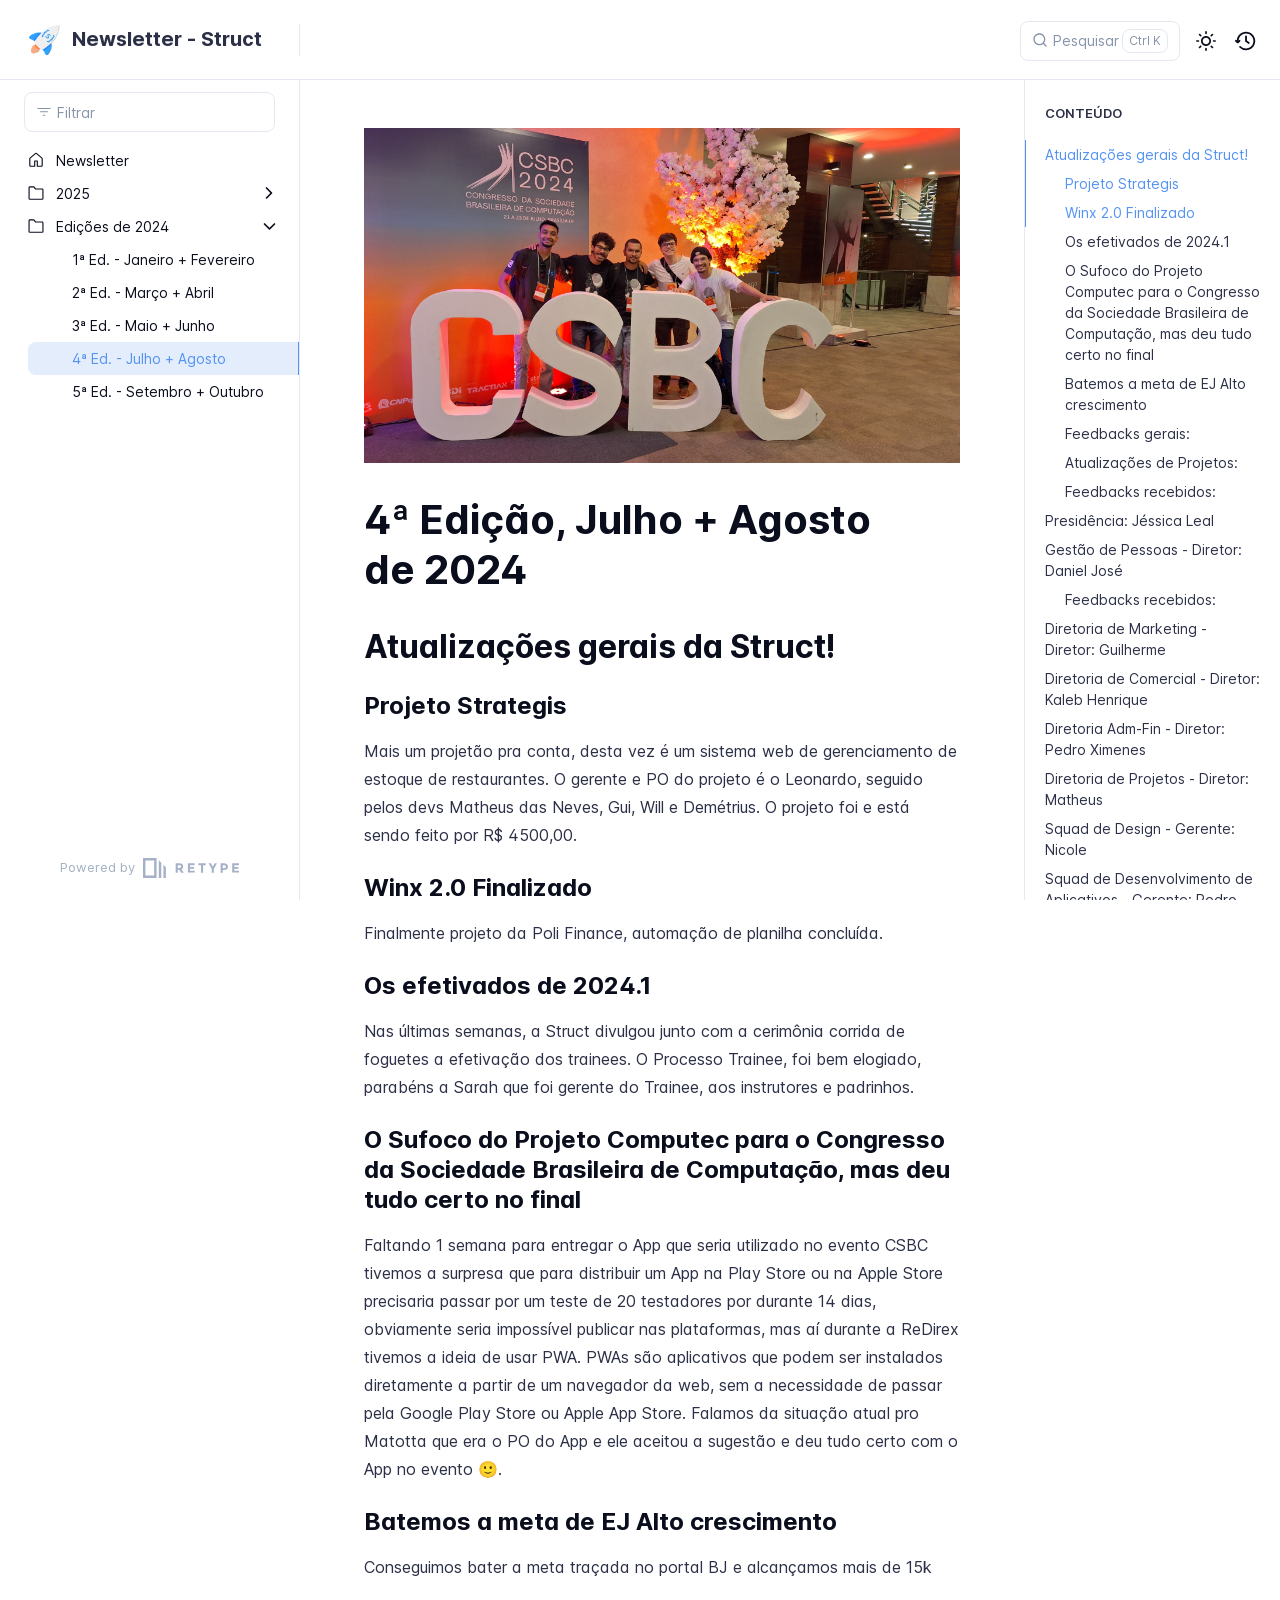
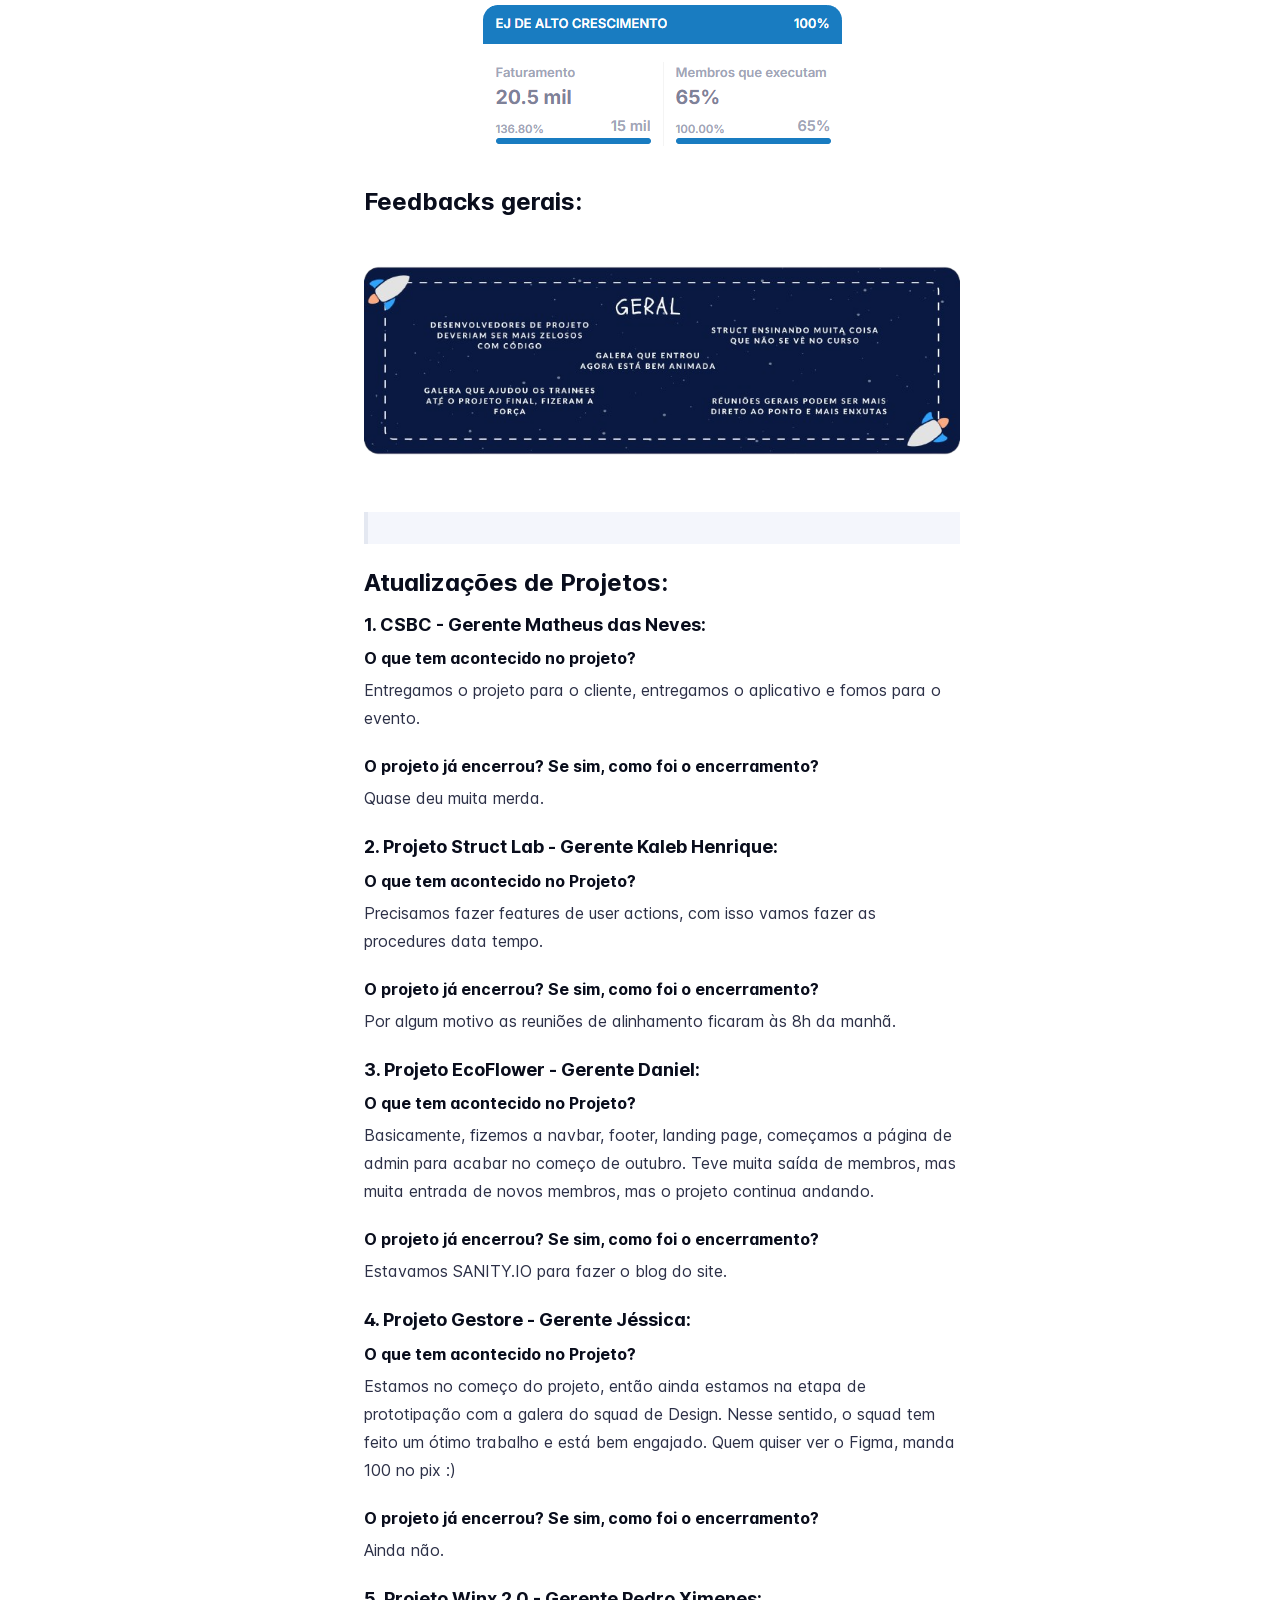
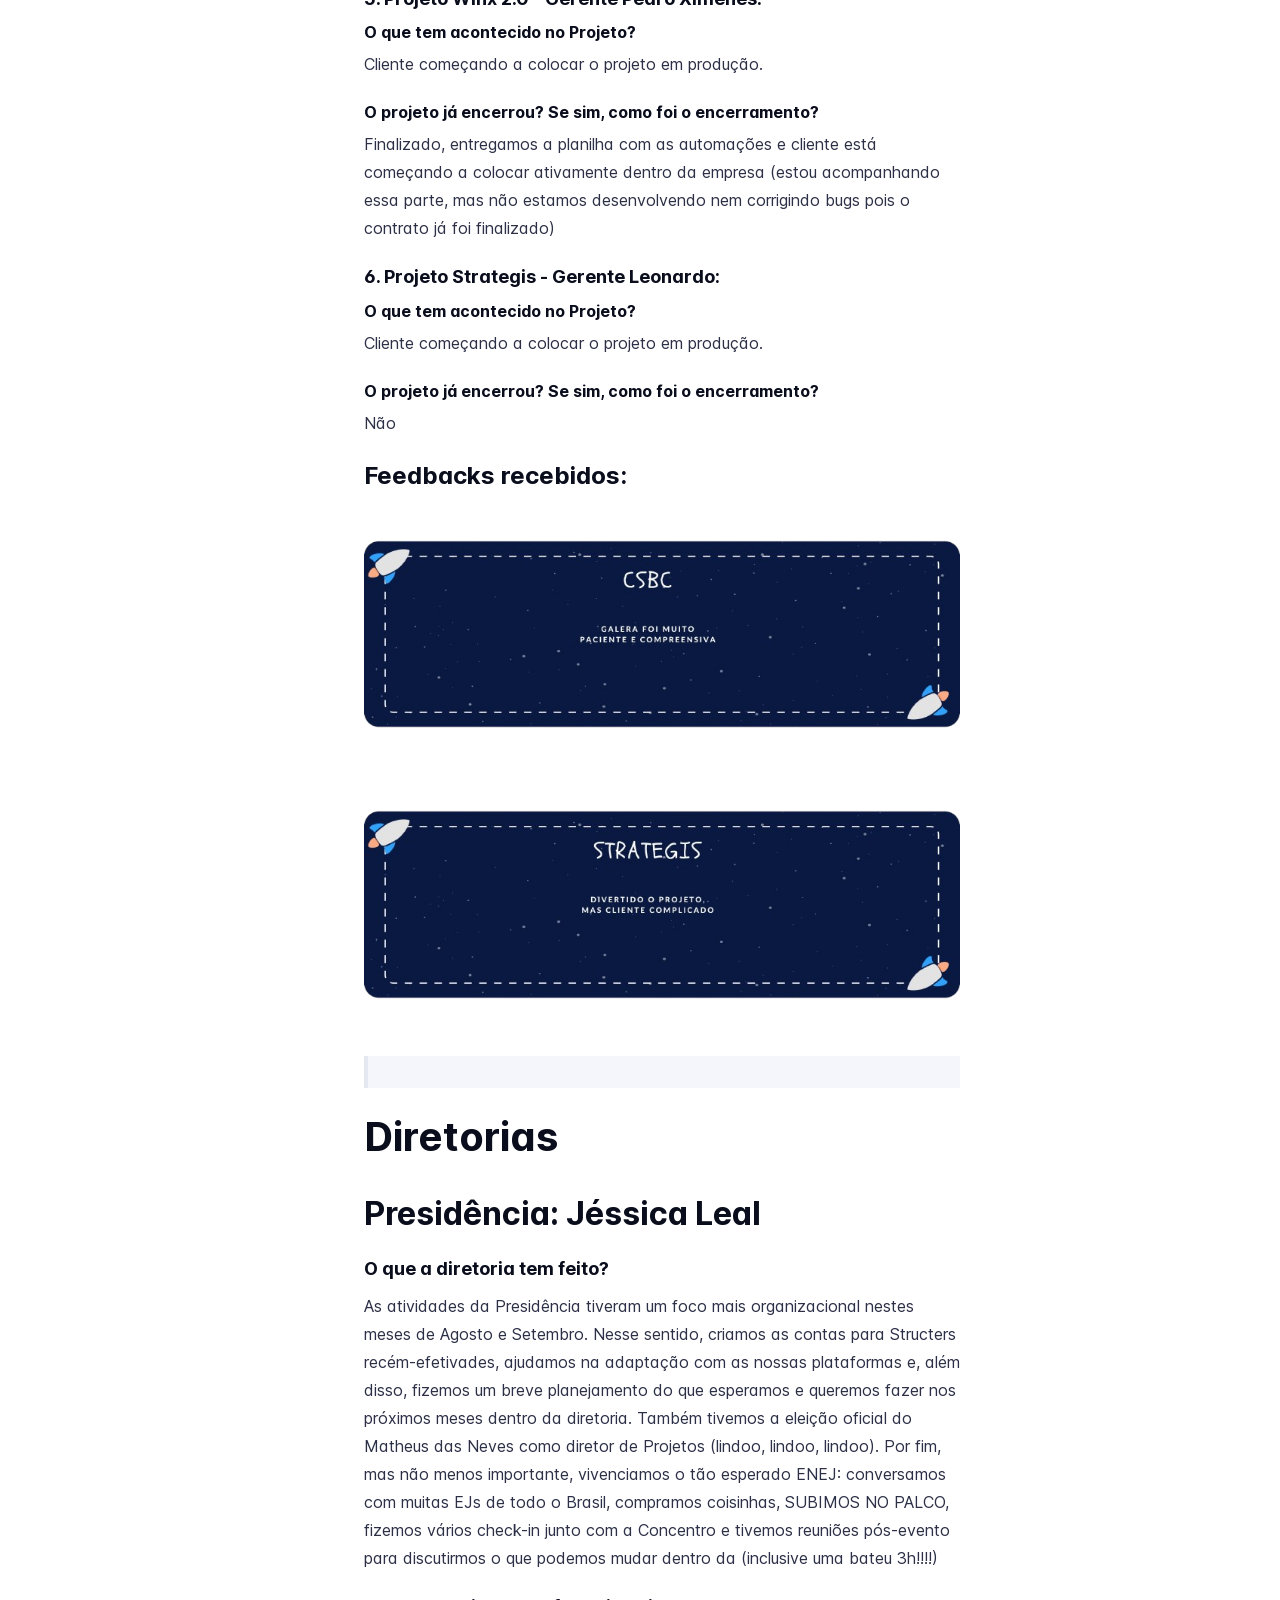
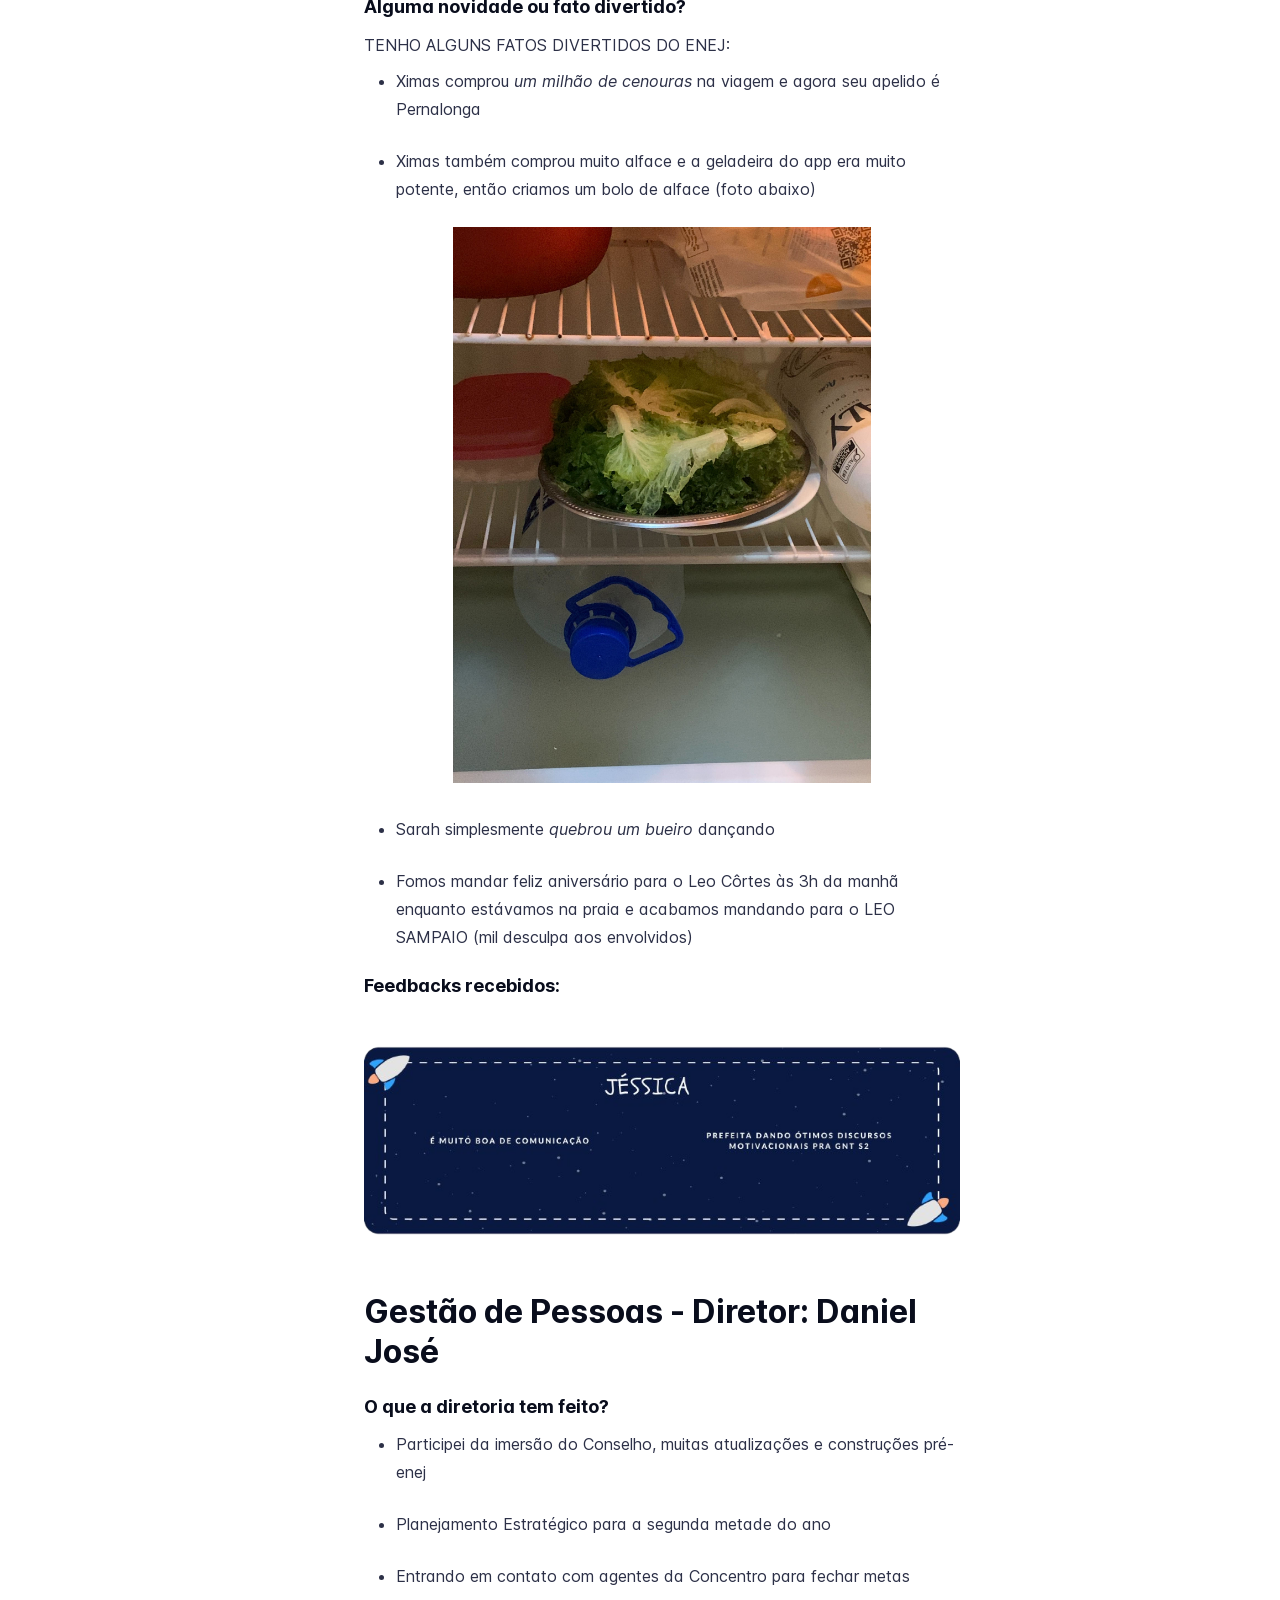
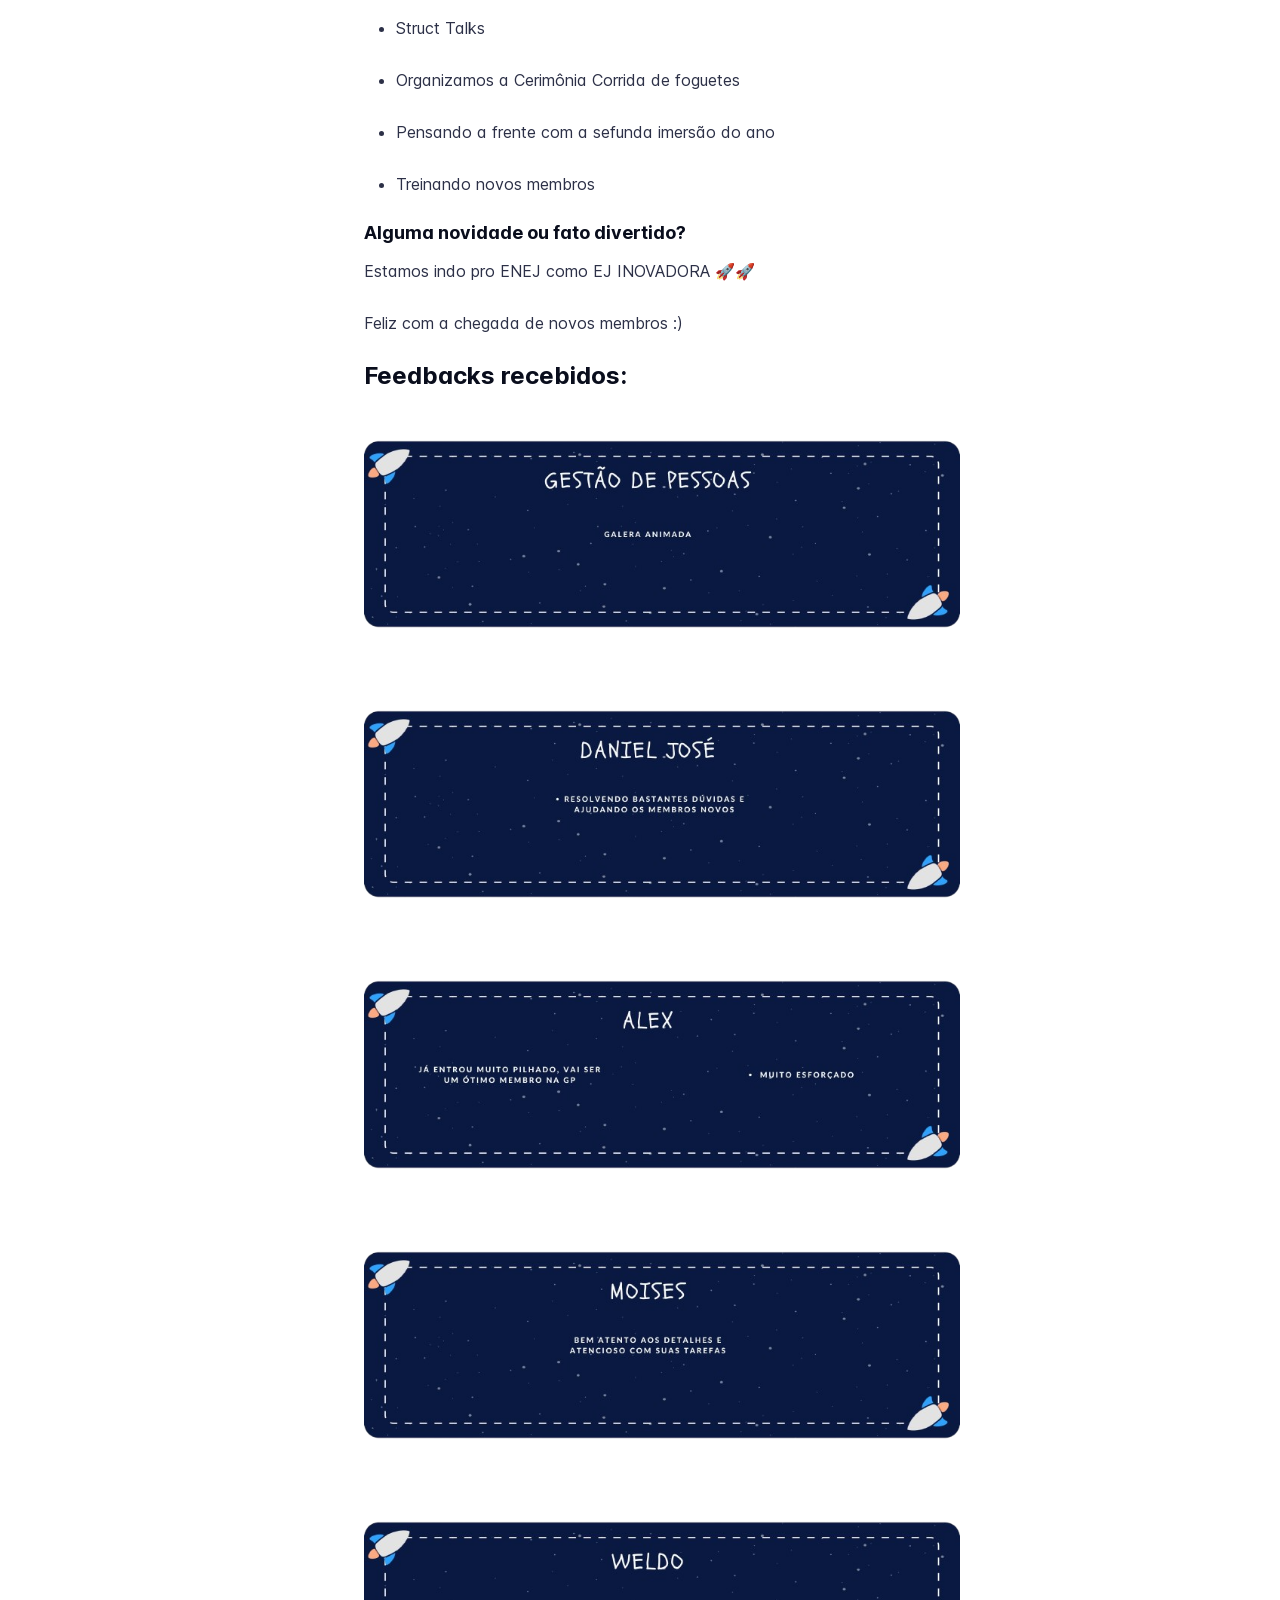
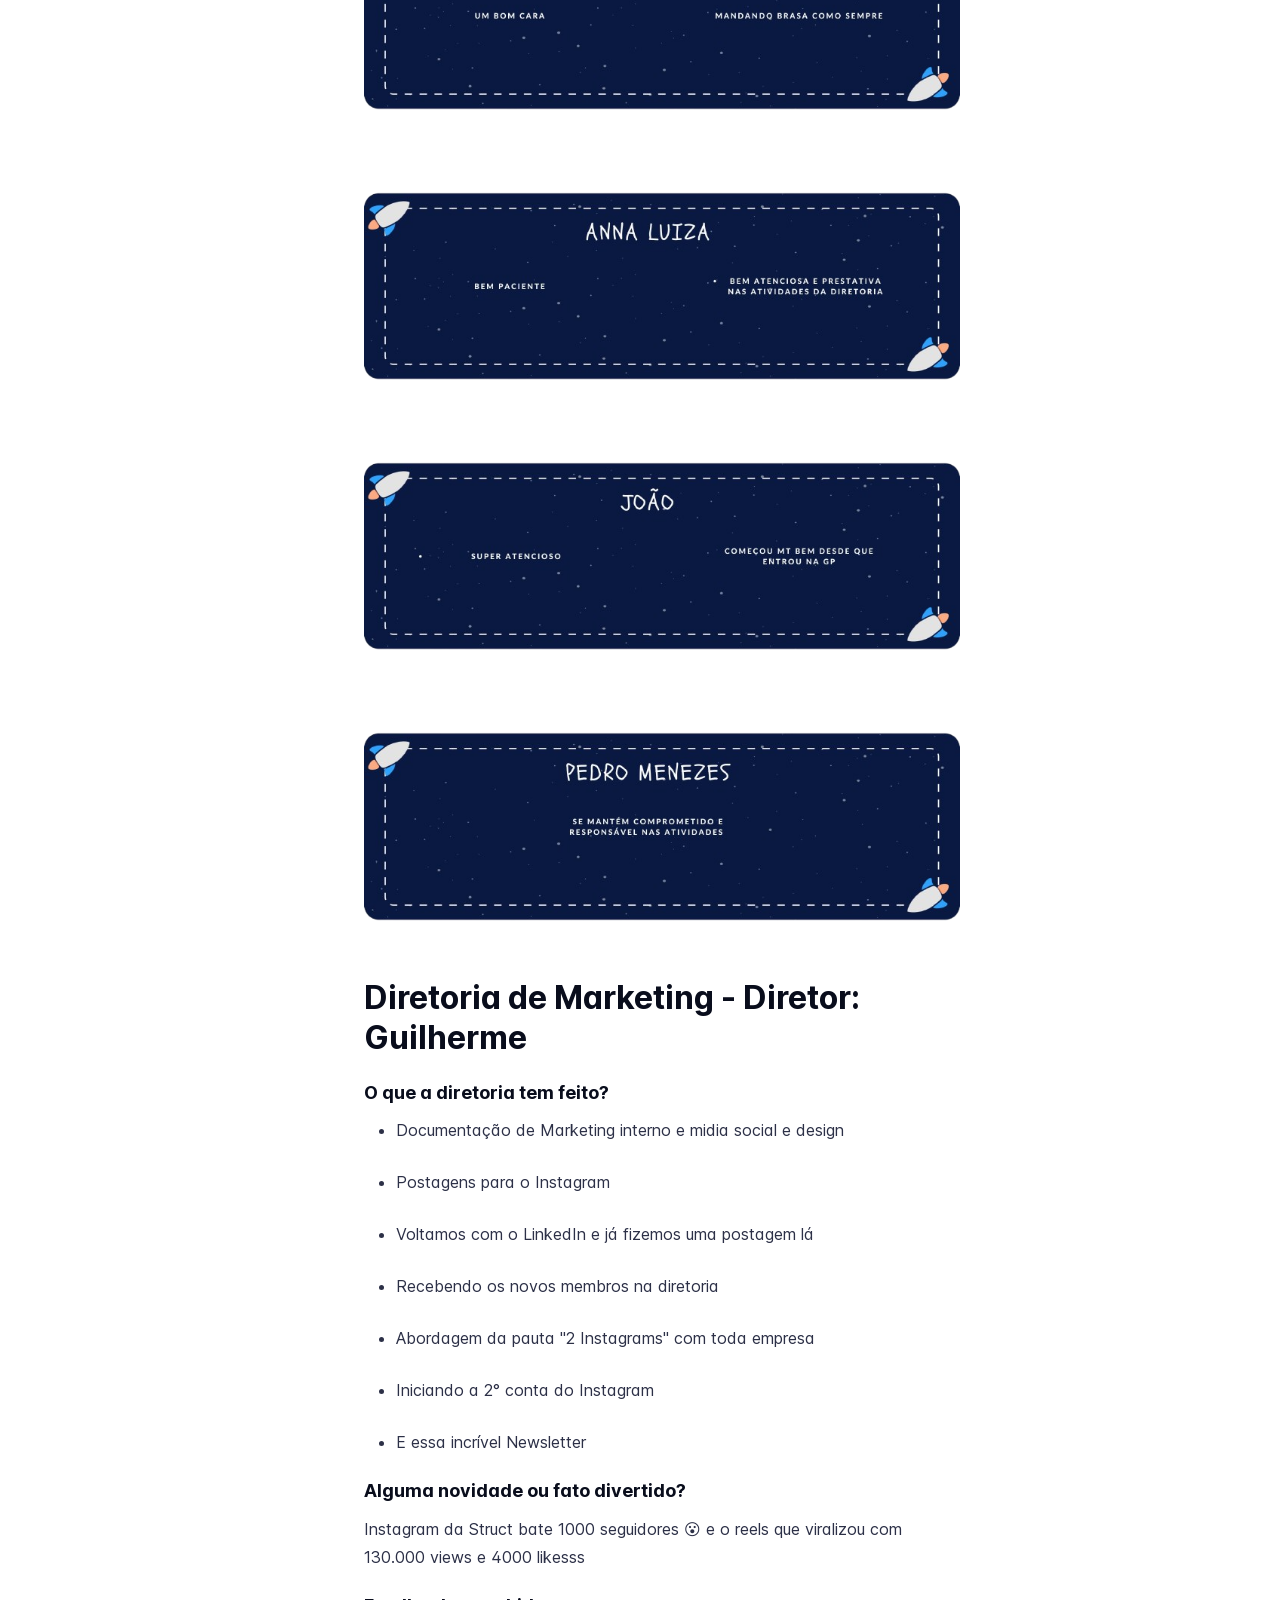
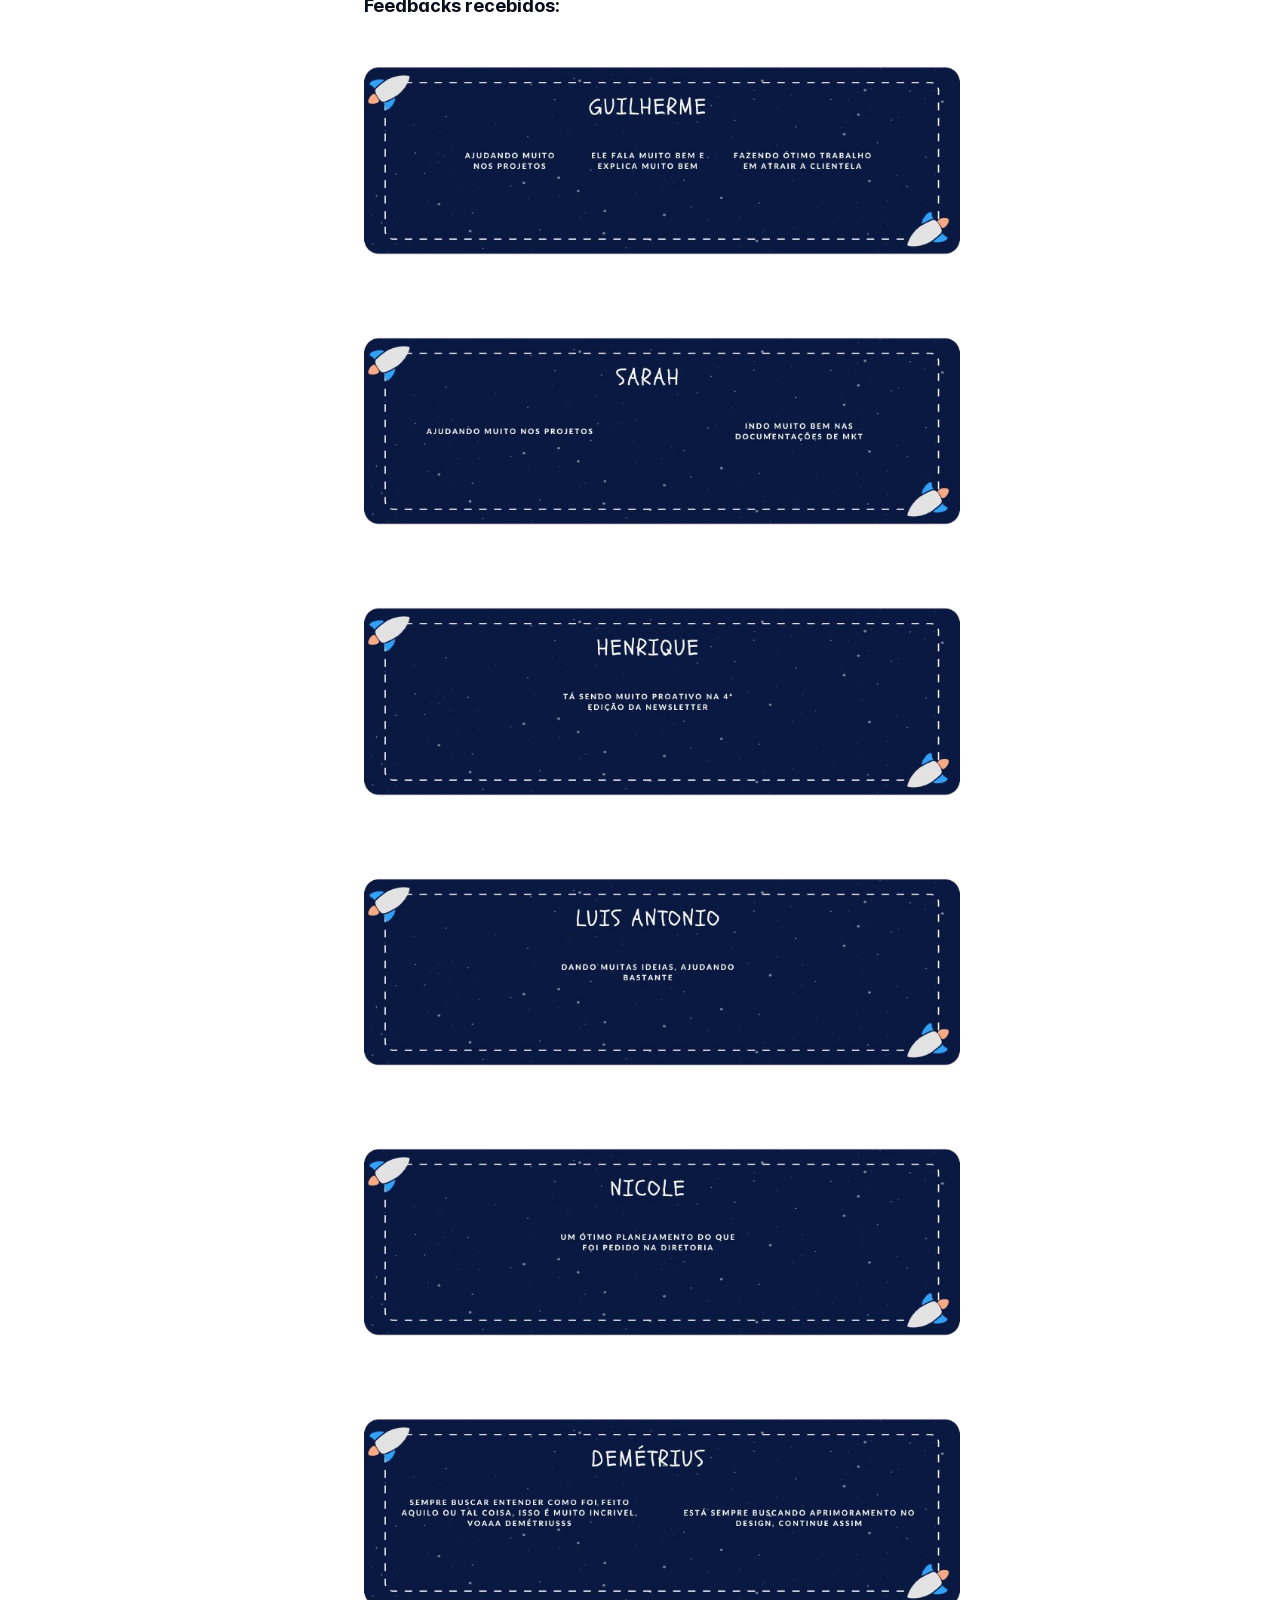
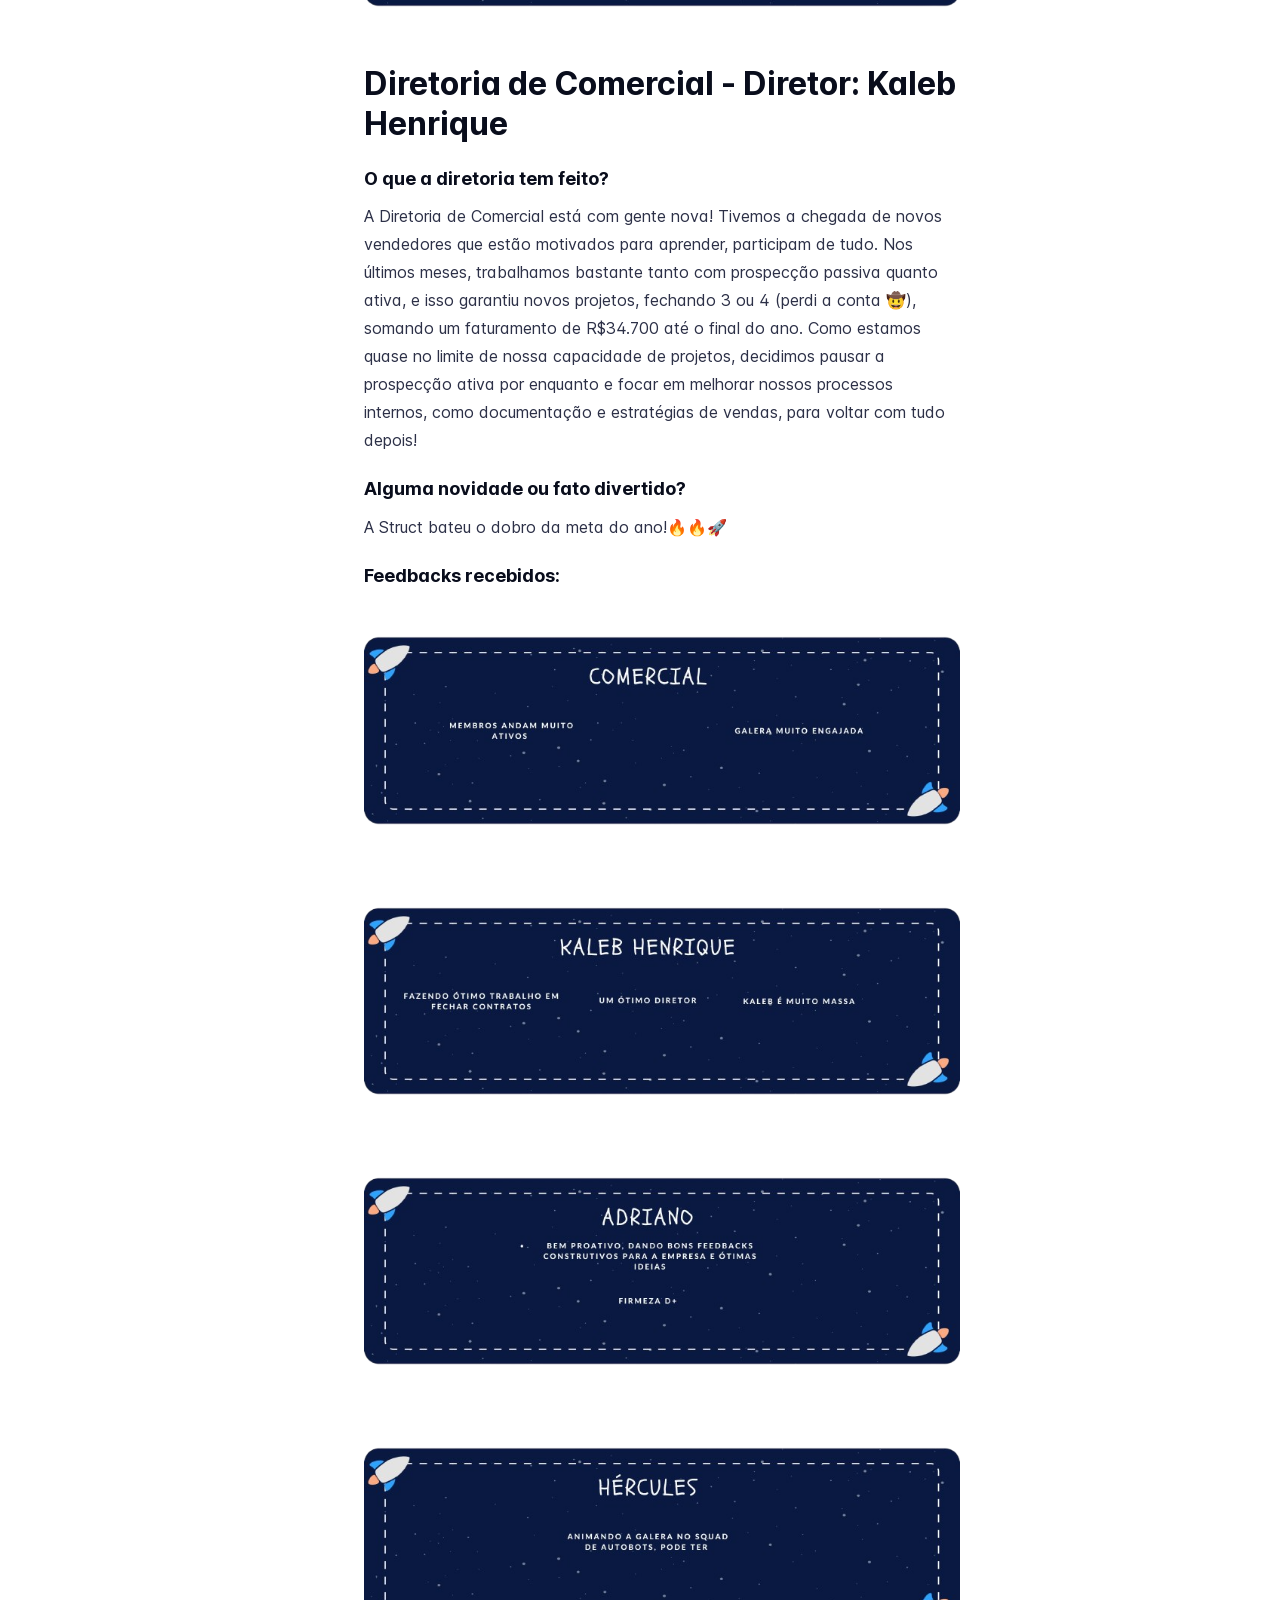
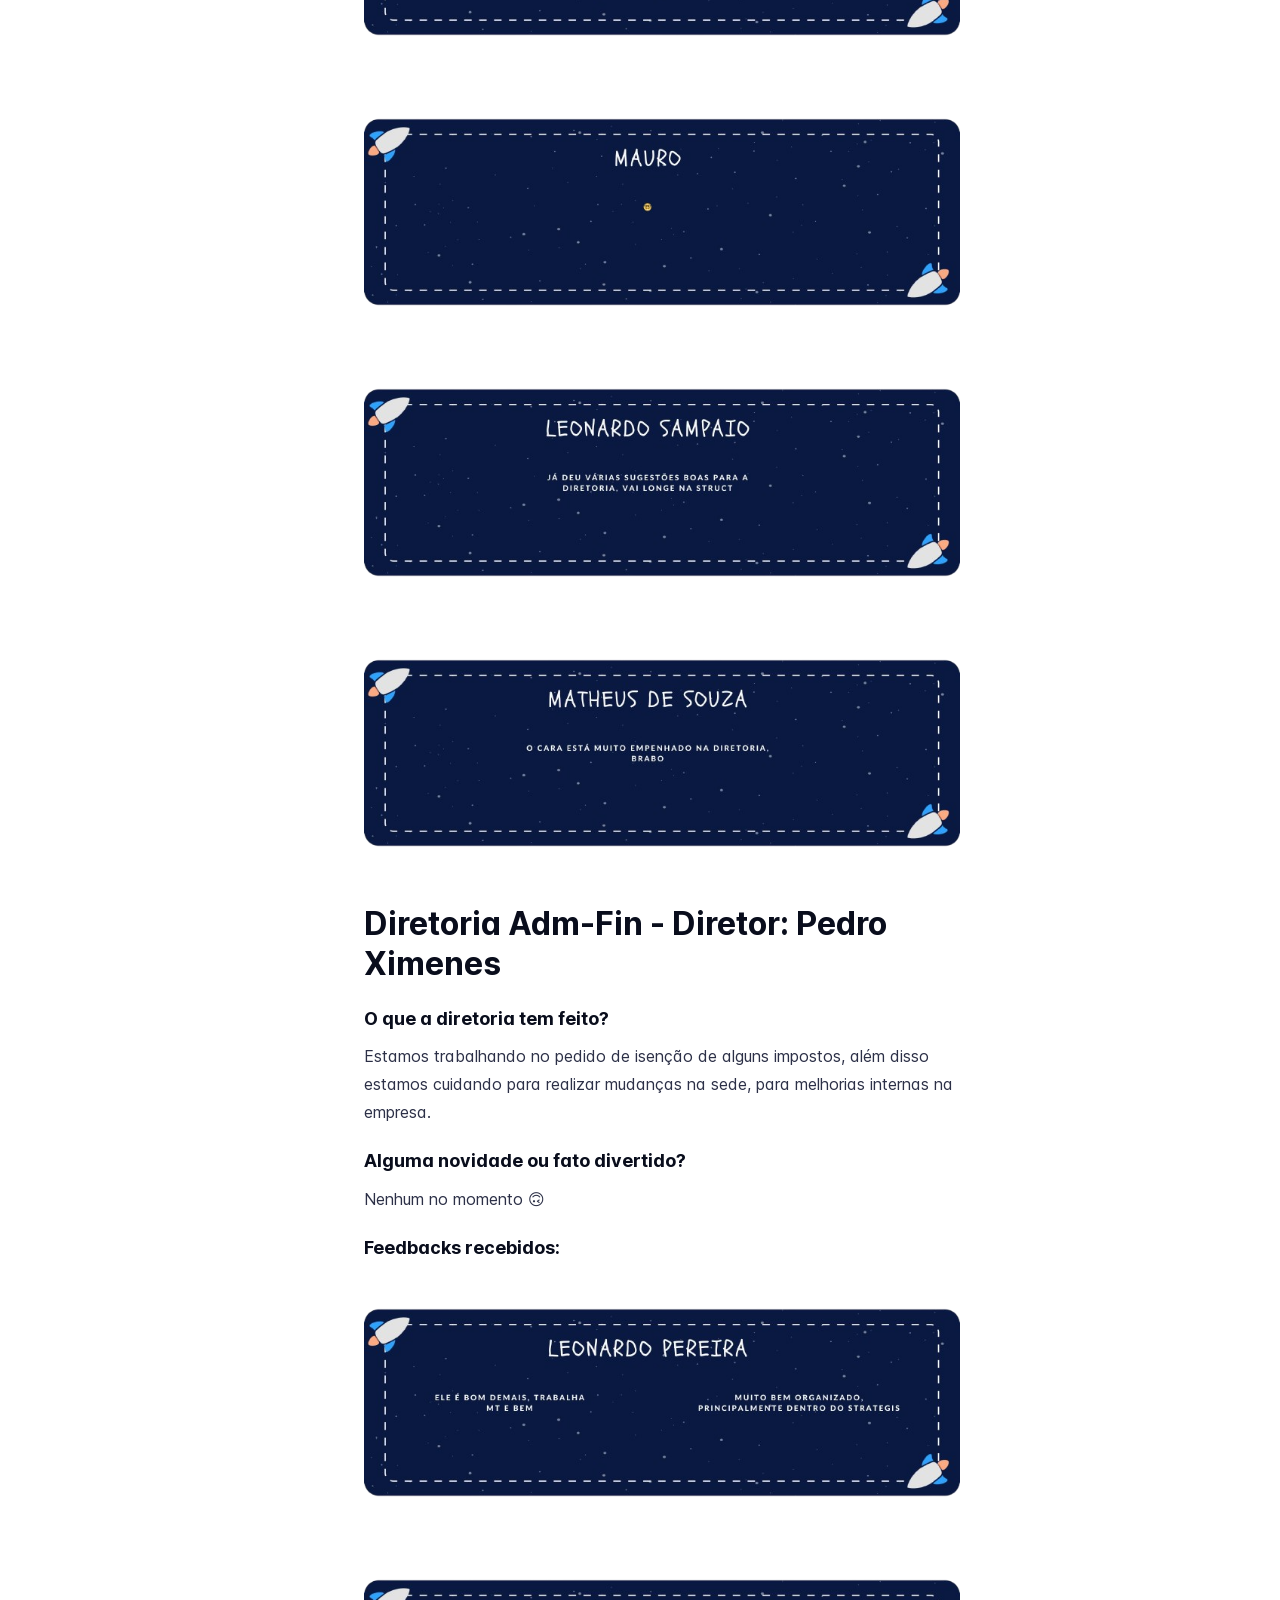
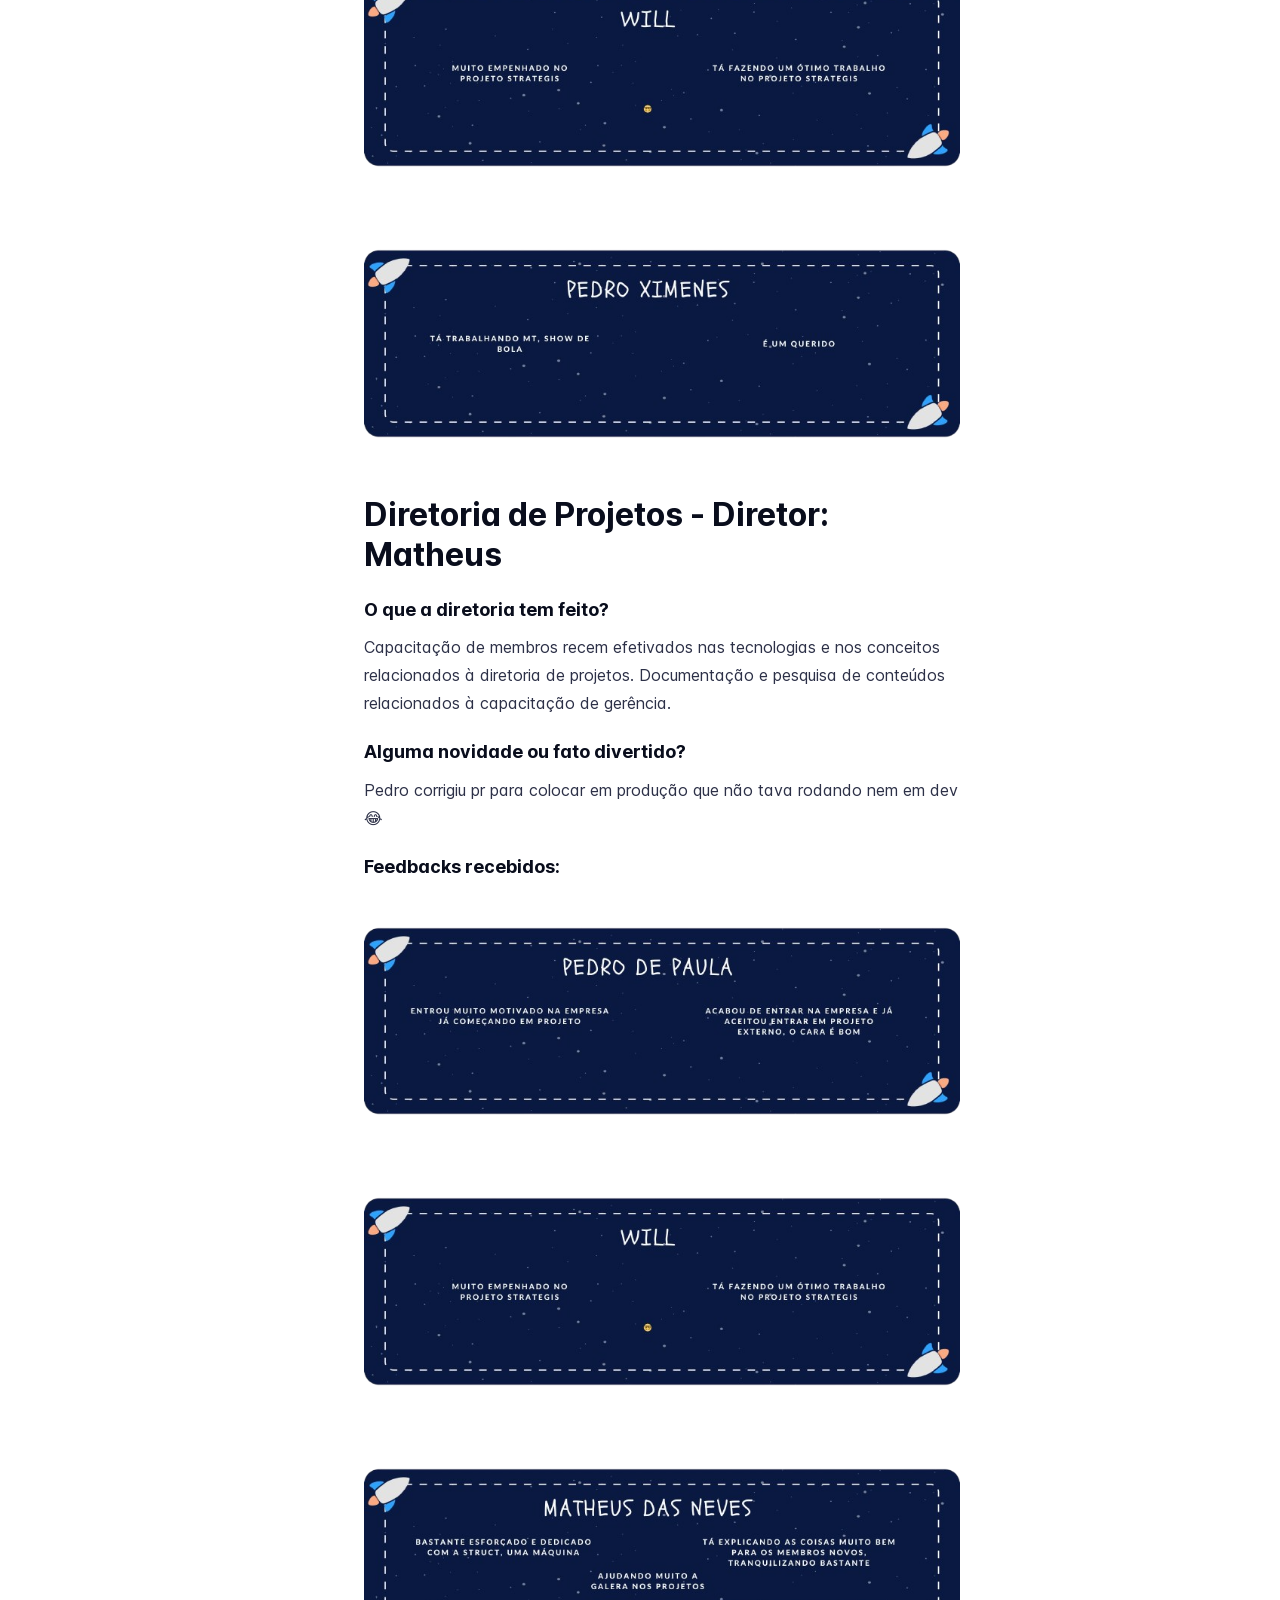
<file: 2024/4ª-ed-julago/index.html>
<!DOCTYPE html>
<html lang="pt-BR" class="h-full">
<head>
    <meta charset="UTF-8">
    <meta name="viewport" content="width=device-width,initial-scale=1">
    <meta name="turbo-cache-control" content="no-cache" data-turbo-track="reload" data-track-token="3.11.0.816214984077">

    <!-- See retype.com -->
    <meta name="generator" content="Retype 3.11.0">

    <!-- Primary Meta Tags -->
    <title>4&#170; Edi&#231;&#227;o, Julho + Agosto de 2024</title>
    <meta name="title" content="4ª Edição, Julho + Agosto de 2024">
    <meta name="description" content="Mais um projetão pra conta, desta vez é um sistema web de gerenciamento de estoque de restaurantes.">

    <!-- Canonical -->
    <link rel="canonical" href="https://newsletter.structej.com/2024/4ª-ed-julago/">

    <!-- Open Graph / Facebook -->
    <meta property="og:type" content="website">
    <meta property="og:url" content="https://newsletter.structej.com/2024/4ª-ed-julago/">
    <meta property="og:title" content="4ª Edição, Julho + Agosto de 2024">
    <meta property="og:description" content="Mais um projetão pra conta, desta vez é um sistema web de gerenciamento de estoque de restaurantes.">
    <meta property="og:image" content="https://newsletter.structej.com/static/img_2024/quarta_ed/images/img-capa.jpg">

    <!-- Twitter -->
    <meta property="twitter:card" content="summary_large_image">
    <meta property="twitter:url" content="https://newsletter.structej.com/2024/4ª-ed-julago/">
    <meta property="twitter:title" content="4ª Edição, Julho + Agosto de 2024">
    <meta property="twitter:description" content="Mais um projetão pra conta, desta vez é um sistema web de gerenciamento de estoque de restaurantes.">
    <meta property="twitter:image" content="https://newsletter.structej.com/static/img_2024/quarta_ed/images/img-capa.jpg">

    <script data-cfasync="false">(function(){var cl=document.documentElement.classList,ls=localStorage.getItem("retype_scheme"),hd=cl.contains("dark"),hl=cl.contains("light"),wm=window.matchMedia&&window.matchMedia("(prefers-color-scheme: dark)").matches;if(ls==="dark"||(!ls&&wm&&!hd&&!hl)){cl.remove("light");cl.add("dark")}else if(ls==="light"||(!ls&&!wm&&!hd&&!hl)){cl.remove("dark");cl.add("light")}})();</script>

    <link href="../../resources/css/retype.css?v=3.11.0.816214984077" rel="stylesheet">

    <script data-cfasync="false" src="../../resources/js/config.js?v=3.11.0.816214984077" data-turbo-eval="false" defer></script>
    <script data-cfasync="false" src="../../resources/js/retype.js?v=3.11.0" data-turbo-eval="false" defer></script>
    <script id="lunr-js" data-cfasync="false" src="../../resources/js/lunr.js?v=3.11.0.816214984077" data-turbo-eval="false" defer></script>
</head>
<body>
    <div id="retype-app" class="relative text-base antialiased text-base-text bg-base-bg font-body">
        <div class="absolute bottom-0 left-0" style="top: 5rem; right: 50%"></div>
    
        <header id="retype-header" class="sticky top-0 z-30 flex w-full h-16 bg-header-bg border-b border-header-border md:h-20">
            <div class="container relative flex items-center justify-between pr-6 grow md:justify-start">
                <!-- Mobile menu button skeleton -->
                <button v-cloak class="skeleton retype-mobile-menu-button flex items-center justify-center shrink-0 overflow-hidden dark:text-white focus:outline-none rounded-full w-10 h-10 ml-3.5 md:hidden"><svg xmlns="http://www.w3.org/2000/svg" class="mb-px shrink-0" width="24" height="24" viewBox="0 0 24 24" role="presentation" style="margin-bottom: 0px;"><g fill="currentColor"><path d="M2 4h20v2H2zM2 11h20v2H2zM2 18h20v2H2z"></path></g></svg></button>
                <div v-cloak id="retype-sidebar-left-toggle-button"></div>
        
                <!-- Logo -->
                <div class="flex items-center justify-between h-full py-2 md:w-75">
                    <div class="flex items-center px-2 md:px-6">
                        <a id="retype-branding-logo" href="../../" class="flex items-center leading-snug text-xl">
                            <span class="w-10 mr-2 grow-0 shrink-0 overflow-hidden">
                                <img class="max-h-10 dark:hidden md:inline-block" src="../../static/foguete.ico">
                                <img class="max-h-10 hidden dark:inline-block" src="../../static/foguete.ico">
                            </span>
                            <span class="dark:text-white font-bold line-clamp-1 md:line-clamp-2">Newsletter - Struct</span>
                        </a>
                    </div>
        
                    <span class="hidden h-8 border-r md:inline-block border-base-border"></span>
                </div>
        
                <div class="flex justify-between md:grow">
                    <!-- Top Nav -->
                    <nav id="retype-header-nav" class="hidden md:flex">
                        <ul class="flex flex-col mb-4 md:pl-16 md:mb-0 md:flex-row md:items-center">
                            
                        </ul>
                    </nav>
        
                    <!-- Header Right Skeleton -->
                    <div v-cloak class="flex justify-end grow skeleton">
        
                        <!-- Search input mock -->
                        <div class="relative hidden w-40 lg:block lg:max-w-sm lg:ml-auto">
                            <div class="absolute flex items-center justify-center h-full pl-3 dark:text-dark-300">
                                <svg xmlns="http://www.w3.org/2000/svg" class="icon-base" width="16" height="16" viewBox="0 0 24 24" aria-labelledby="icon" role="presentation" style="margin-bottom: 1px;"><g fill="currentColor" ><path d="M21.71 20.29l-3.68-3.68A8.963 8.963 0 0020 11c0-4.96-4.04-9-9-9s-9 4.04-9 9 4.04 9 9 9c2.12 0 4.07-.74 5.61-1.97l3.68 3.68c.2.19.45.29.71.29s.51-.1.71-.29c.39-.39.39-1.03 0-1.42zM4 11c0-3.86 3.14-7 7-7s7 3.14 7 7c0 1.92-.78 3.66-2.04 4.93-.01.01-.02.01-.02.01-.01.01-.01.01-.01.02A6.98 6.98 0 0111 18c-3.86 0-7-3.14-7-7z" ></path></g></svg>
                            </div>
                            <input class="w-full h-10 placeholder-search-placeholder transition-colors duration-200 ease-in bg-search-bg border border-transparent rounded md:text-sm hover:border-search-border-hover focus:outline-none focus:border-search-border-focus" style="padding: 0.625rem 0.75rem 0.625rem 2rem" type="text" placeholder="Pesquisar">
                        </div>
        
                        <!-- Mobile search button -->
                        <div class="flex items-center justify-center w-10 h-10 lg:hidden">
                            <svg xmlns="http://www.w3.org/2000/svg" class="shrink-0 icon-base" width="20" height="20" viewBox="0 0 24 24" aria-labelledby="icon" role="presentation" style="margin-bottom: 0px;"><g fill="currentColor" ><path d="M21.71 20.29l-3.68-3.68A8.963 8.963 0 0020 11c0-4.96-4.04-9-9-9s-9 4.04-9 9 4.04 9 9 9c2.12 0 4.07-.74 5.61-1.97l3.68 3.68c.2.19.45.29.71.29s.51-.1.71-.29c.39-.39.39-1.03 0-1.42zM4 11c0-3.86 3.14-7 7-7s7 3.14 7 7c0 1.92-.78 3.66-2.04 4.93-.01.01-.02.01-.02.01-.01.01-.01.01-.01.02A6.98 6.98 0 0111 18c-3.86 0-7-3.14-7-7z" ></path></g></svg>
                        </div>
        
                        <!-- Dark mode switch placeholder -->
                        <div class="w-10 h-10 lg:ml-2"></div>
        
                        <!-- History button -->
                        <div class="flex items-center justify-center w-10 h-10" style="margin-right: -0.625rem;">
                            <svg xmlns="http://www.w3.org/2000/svg" class="shrink-0 icon-base" width="22" height="22" viewBox="0 0 24 24" aria-labelledby="icon" role="presentation" style="margin-bottom: 0px;"><g fill="currentColor" ><g ><path d="M12.01 6.01c-.55 0-1 .45-1 1V12a1 1 0 00.4.8l3 2.22a.985.985 0 001.39-.2.996.996 0 00-.21-1.4l-2.6-1.92V7.01c.02-.55-.43-1-.98-1z"></path><path d="M12.01 1.91c-5.33 0-9.69 4.16-10.05 9.4l-.29-.26a.997.997 0 10-1.34 1.48l1.97 1.79c.19.17.43.26.67.26s.48-.09.67-.26l1.97-1.79a.997.997 0 10-1.34-1.48l-.31.28c.34-4.14 3.82-7.41 8.05-7.41 4.46 0 8.08 3.63 8.08 8.09s-3.63 8.08-8.08 8.08c-2.18 0-4.22-.85-5.75-2.4a.996.996 0 10-1.42 1.4 10.02 10.02 0 007.17 2.99c5.56 0 10.08-4.52 10.08-10.08.01-5.56-4.52-10.09-10.08-10.09z"></path></g></g></svg>
                        </div>
                    </div>
        
                    <div v-cloak class="flex justify-end grow">
                        <div id="retype-mobile-search-button"></div>
                        <doc-search-desktop></doc-search-desktop>
        
                        <doc-theme-switch class="lg:ml-2"></doc-theme-switch>
                        <doc-history></doc-history>
                    </div>
                </div>
            </div>
        </header>
    
    
        <div id="retype-container" class="container relative flex bg-white">
            <!-- Sidebar Skeleton -->
            <div v-cloak class="fixed flex flex-col shrink-0 duration-300 ease-in-out bg-sidebar-left-bg border-sidebar-left-border sidebar top-20 w-75 border-r h-screen md:sticky transition-transform skeleton">
            
                <div class="flex items-center h-16 px-6">
                    <input class="w-full h-8 px-3 py-2 transition-colors duration-200 ease-linear bg-filter-bg border border-filter-border rounded shadow-none text-sm focus:outline-none focus:border-filter-border-focus" type="text" placeholder="Filtrar">
                </div>
            
                <div class="pl-6 mt-1 mb-4">
                    <div class="w-32 h-3 mb-4 bg-skeleton-bg rounded-full loading"></div>
                    <div class="w-48 h-3 mb-4 bg-skeleton-bg rounded-full loading"></div>
                    <div class="w-40 h-3 mb-4 bg-skeleton-bg rounded-full loading"></div>
                    <div class="w-32 h-3 mb-4 bg-skeleton-bg rounded-full loading"></div>
                    <div class="w-48 h-3 mb-4 bg-skeleton-bg rounded-full loading"></div>
                    <div class="w-40 h-3 mb-4 bg-skeleton-bg rounded-full loading"></div>
                </div>
            
                <div class="shrink-0 mt-auto bg-transparent dark:border-base-border">
                    <a class="flex items-center justify-center flex-nowrap h-16 text-gray-350 dark:text-dark-400 hover:text-gray-600 dark:hover:text-dark-300 transition-colors duration-150 ease-in docs-powered-by" target="_blank" href="https://retype.com/" rel="noopener">
                        <span class="text-xs whitespace-nowrap">Powered by</span>
                        <svg xmlns="http://www.w3.org/2000/svg" class="ml-2" fill="currentColor" width="96" height="20" overflow="visible"><path d="M0 0v20h13.59V0H0zm11.15 17.54H2.44V2.46h8.71v15.08zM15.8 20h2.44V4.67L15.8 2.22zM20.45 6.89V20h2.44V9.34z"/><g><path d="M40.16 8.44c0 1.49-.59 2.45-1.75 2.88l2.34 3.32h-2.53l-2.04-2.96h-1.43v2.96h-2.06V5.36h3.5c1.43 0 2.46.24 3.07.73s.9 1.27.9 2.35zm-2.48 1.1c.26-.23.38-.59.38-1.09 0-.5-.13-.84-.4-1.03s-.73-.28-1.39-.28h-1.54v2.75h1.5c.72 0 1.2-.12 1.45-.35zM51.56 5.36V7.2h-4.59v1.91h4.13v1.76h-4.13v1.92h4.74v1.83h-6.79V5.36h6.64zM60.09 7.15v7.48h-2.06V7.15h-2.61V5.36h7.28v1.79h-2.61zM70.81 14.64h-2.06v-3.66l-3.19-5.61h2.23l1.99 3.45 1.99-3.45H74l-3.19 5.61v3.66zM83.99 6.19c.65.55.97 1.4.97 2.55s-.33 1.98-1 2.51-1.68.8-3.04.8h-1.23v2.59h-2.06V5.36h3.26c1.42 0 2.45.28 3.1.83zm-1.51 3.65c.25-.28.37-.69.37-1.22s-.16-.92-.48-1.14c-.32-.23-.82-.34-1.5-.34H79.7v3.12h1.38c.68 0 1.15-.14 1.4-.42zM95.85 5.36V7.2h-4.59v1.91h4.13v1.76h-4.13v1.92H96v1.83h-6.79V5.36h6.64z"/></g></svg>
                    </a>
                </div>
            </div>
            
            <!-- Sidebar component -->
            <doc-sidebar v-cloak>
                <template #sidebar-footer>
                    <div class="shrink-0 mt-auto border-t md:bg-transparent md:border-none dark:border-base-border">
            
                        <a class="flex items-center justify-center flex-nowrap h-16 text-gray-350 dark:text-dark-400 hover:text-gray-600 dark:hover:text-dark-300 transition-colors duration-150 ease-in docs-powered-by" target="_blank" href="https://retype.com/" rel="noopener">
                            <span class="text-xs whitespace-nowrap">Powered by</span>
                            <svg xmlns="http://www.w3.org/2000/svg" class="ml-2" fill="currentColor" width="96" height="20" overflow="visible"><path d="M0 0v20h13.59V0H0zm11.15 17.54H2.44V2.46h8.71v15.08zM15.8 20h2.44V4.67L15.8 2.22zM20.45 6.89V20h2.44V9.34z"/><g><path d="M40.16 8.44c0 1.49-.59 2.45-1.75 2.88l2.34 3.32h-2.53l-2.04-2.96h-1.43v2.96h-2.06V5.36h3.5c1.43 0 2.46.24 3.07.73s.9 1.27.9 2.35zm-2.48 1.1c.26-.23.38-.59.38-1.09 0-.5-.13-.84-.4-1.03s-.73-.28-1.39-.28h-1.54v2.75h1.5c.72 0 1.2-.12 1.45-.35zM51.56 5.36V7.2h-4.59v1.91h4.13v1.76h-4.13v1.92h4.74v1.83h-6.79V5.36h6.64zM60.09 7.15v7.48h-2.06V7.15h-2.61V5.36h7.28v1.79h-2.61zM70.81 14.64h-2.06v-3.66l-3.19-5.61h2.23l1.99 3.45 1.99-3.45H74l-3.19 5.61v3.66zM83.99 6.19c.65.55.97 1.4.97 2.55s-.33 1.98-1 2.51-1.68.8-3.04.8h-1.23v2.59h-2.06V5.36h3.26c1.42 0 2.45.28 3.1.83zm-1.51 3.65c.25-.28.37-.69.37-1.22s-.16-.92-.48-1.14c-.32-.23-.82-.34-1.5-.34H79.7v3.12h1.38c.68 0 1.15-.14 1.4-.42zM95.85 5.36V7.2h-4.59v1.91h4.13v1.76h-4.13v1.92H96v1.83h-6.79V5.36h6.64z"/></g></svg>
                        </a>
                    </div>
                </template>
            </doc-sidebar>
    
            <div class="grow min-w-0 bg-body-bg">
                <!-- Render "toolbar" template here on api pages --><!-- Render page content -->
                <div class="flex">
                    <div id="retype-main" class="min-w-0 p-4 grow md:px-16">
                        <main class="relative pb-12 lg:pt-2">
                            <div class="retype-markdown" id="retype-content">
                                <!-- Rendered if sidebar right is enabled -->
                                <div id="retype-sidebar-right-toggle"></div>
                                <!-- Page content  -->
<p><figure class="content-center">
    <img src="../../static/img_2024/quarta_ed/images/img-capa.jpg" alt="" class="rounded-image-rounded border-image-border border-image-border-width" />
    <figcaption class="caption"></figcaption>
</figure>
</p>
<doc-anchor-target id="4ª-edição-julho--agosto-de-2024" class="break-words">
    <h1>
        <doc-anchor-trigger class="header-anchor-trigger" to="#4ª-edição-julho--agosto-de-2024">#</doc-anchor-trigger>
        <span>4ª Edição, Julho + Agosto de 2024</span>
    </h1>
</doc-anchor-target>
<doc-anchor-target id="atualizações-gerais-da-struct">
    <h2>
        <doc-anchor-trigger class="header-anchor-trigger" to="#atualizações-gerais-da-struct">#</doc-anchor-trigger>
        <span>Atualizações gerais da Struct!</span>
    </h2>
</doc-anchor-target>
<doc-anchor-target id="projeto-strategis">
    <h3>
        <doc-anchor-trigger class="header-anchor-trigger" to="#projeto-strategis">#</doc-anchor-trigger>
        <span>Projeto Strategis</span>
    </h3>
</doc-anchor-target>
<p>Mais um projetão pra conta, desta vez é um sistema web de gerenciamento de estoque de restaurantes. O gerente e PO do projeto é o Leonardo, seguido pelos devs Matheus das Neves, Gui, Will e Demétrius. O projeto foi e está sendo feito por R$ 4500,00.</p>
<doc-anchor-target id="winx-20-finalizado">
    <h3>
        <doc-anchor-trigger class="header-anchor-trigger" to="#winx-20-finalizado">#</doc-anchor-trigger>
        <span>Winx 2.0 Finalizado</span>
    </h3>
</doc-anchor-target>
<p>Finalmente projeto da Poli Finance, automação de planilha concluída.</p>
<doc-anchor-target id="os-efetivados-de-20241">
    <h3>
        <doc-anchor-trigger class="header-anchor-trigger" to="#os-efetivados-de-20241">#</doc-anchor-trigger>
        <span>Os efetivados de 2024.1</span>
    </h3>
</doc-anchor-target>
<p>Nas últimas semanas, a Struct divulgou junto com a cerimônia corrida de foguetes a efetivação dos trainees. O Processo Trainee, foi bem elogiado, parabéns a Sarah que foi gerente do Trainee,  aos instrutores e padrinhos.</p>
<doc-anchor-target id="o-sufoco-do-projeto-computec-para-o-congresso-da-sociedade-brasileira-de-computação-mas-deu-tudo-certo-no-final">
    <h3>
        <doc-anchor-trigger class="header-anchor-trigger" to="#o-sufoco-do-projeto-computec-para-o-congresso-da-sociedade-brasileira-de-computação-mas-deu-tudo-certo-no-final">#</doc-anchor-trigger>
        <span>O Sufoco do Projeto Computec para o Congresso da Sociedade Brasileira de Computação, mas deu tudo certo no final</span>
    </h3>
</doc-anchor-target>
<p>Faltando 1 semana para entregar o App que seria utilizado no evento CSBC tivemos a surpresa que para distribuir um App na Play Store ou na Apple Store precisaria passar por um teste de 20 testadores por durante 14 dias, obviamente seria impossível publicar nas plataformas, mas aí durante a ReDirex tivemos a ideia de usar PWA. PWAs são aplicativos que podem ser instalados diretamente a partir de um navegador da web, sem a necessidade de passar pela Google Play Store ou Apple App Store. Falamos da situação atual pro Matotta que era o PO do App e ele aceitou a sugestão e deu tudo certo com o App no evento <span class="docs-emoji">&#x1F642;</span>.</p>
<doc-anchor-target id="batemos-a-meta-de-ej-alto-crescimento">
    <h3>
        <doc-anchor-trigger class="header-anchor-trigger" to="#batemos-a-meta-de-ej-alto-crescimento">#</doc-anchor-trigger>
        <span>Batemos a meta de EJ Alto crescimento</span>
    </h3>
</doc-anchor-target>
<p>Conseguimos bater a meta traçada no portal BJ e alcançamos mais de 15k</p>
<div class="img_70"><p><figure class="content-center">
    <img src="../../static/img_2024/quarta_ed/images/img-alto-cresc.png" alt="" class="rounded-image-rounded border-image-border border-image-border-width" />
    <figcaption class="caption"></figcaption>
</figure>
</p>
</div>
<doc-anchor-target id="feedbacks-gerais">
    <h3>
        <doc-anchor-trigger class="header-anchor-trigger" to="#feedbacks-gerais">#</doc-anchor-trigger>
        <span>Feedbacks gerais:</span>
    </h3>
</doc-anchor-target>
<p><figure class="content-center">
    <img src="../../static/img_2024/quarta_ed/img_feedbacks/geral.png" alt="" class="rounded-image-rounded border-image-border border-image-border-width" />
    <figcaption class="caption"></figcaption>
</figure>
</p>
<blockquote>
</blockquote>
<doc-anchor-target id="atualizações-de-projetos">
    <h3>
        <doc-anchor-trigger class="header-anchor-trigger" to="#atualizações-de-projetos">#</doc-anchor-trigger>
        <span>Atualizações de Projetos:</span>
    </h3>
</doc-anchor-target>
<doc-anchor-target id="1-csbc---gerente-matheus-das-neves">
    <h4>
        <doc-anchor-trigger class="header-anchor-trigger" to="#1-csbc---gerente-matheus-das-neves">#</doc-anchor-trigger>
        <span>1. CSBC - Gerente Matheus das Neves:</span>
    </h4>
</doc-anchor-target>
<doc-anchor-target id="o-que-tem-acontecido-no-projeto">
    <h5>
        <doc-anchor-trigger class="header-anchor-trigger" to="#o-que-tem-acontecido-no-projeto">#</doc-anchor-trigger>
        <span>O que tem acontecido no projeto?</span>
    </h5>
</doc-anchor-target>
<p>Entregamos o projeto para o cliente, entregamos o aplicativo e fomos para o evento.</p>
<doc-anchor-target id="o-projeto-já-encerrou-se-sim-como-foi-o-encerramento">
    <h5>
        <doc-anchor-trigger class="header-anchor-trigger" to="#o-projeto-já-encerrou-se-sim-como-foi-o-encerramento">#</doc-anchor-trigger>
        <span>O projeto já encerrou? Se sim, como foi o encerramento?</span>
    </h5>
</doc-anchor-target>
<p>Quase deu muita merda.</p>
<doc-anchor-target id="2-projeto-struct-lab---gerente-kaleb-henrique">
    <h4>
        <doc-anchor-trigger class="header-anchor-trigger" to="#2-projeto-struct-lab---gerente-kaleb-henrique">#</doc-anchor-trigger>
        <span>2. Projeto Struct Lab - Gerente Kaleb Henrique:</span>
    </h4>
</doc-anchor-target>
<doc-anchor-target id="o-que-tem-acontecido-no-projeto-1">
    <h5>
        <doc-anchor-trigger class="header-anchor-trigger" to="#o-que-tem-acontecido-no-projeto-1">#</doc-anchor-trigger>
        <span>O que tem acontecido no Projeto?</span>
    </h5>
</doc-anchor-target>
<p>Precisamos fazer features de user actions, com isso vamos fazer as procedures data tempo.</p>
<doc-anchor-target id="o-projeto-já-encerrou-se-sim-como-foi-o-encerramento-1">
    <h5>
        <doc-anchor-trigger class="header-anchor-trigger" to="#o-projeto-já-encerrou-se-sim-como-foi-o-encerramento-1">#</doc-anchor-trigger>
        <span>O projeto já encerrou? Se sim, como foi o encerramento?</span>
    </h5>
</doc-anchor-target>
<p>Por algum motivo as reuniões de alinhamento ficaram às 8h da manhã.</p>
<doc-anchor-target id="3-projeto-ecoflower---gerente-daniel">
    <h4>
        <doc-anchor-trigger class="header-anchor-trigger" to="#3-projeto-ecoflower---gerente-daniel">#</doc-anchor-trigger>
        <span>3. Projeto EcoFlower - Gerente Daniel:</span>
    </h4>
</doc-anchor-target>
<doc-anchor-target id="o-que-tem-acontecido-no-projeto-2">
    <h5>
        <doc-anchor-trigger class="header-anchor-trigger" to="#o-que-tem-acontecido-no-projeto-2">#</doc-anchor-trigger>
        <span>O que tem acontecido no Projeto?</span>
    </h5>
</doc-anchor-target>
<p>Basicamente, fizemos a navbar, footer, landing page, começamos a página de admin para acabar no começo de outubro. Teve muita saída de membros, mas muita entrada de novos membros, mas o projeto continua andando.</p>
<doc-anchor-target id="o-projeto-já-encerrou-se-sim-como-foi-o-encerramento-2">
    <h5>
        <doc-anchor-trigger class="header-anchor-trigger" to="#o-projeto-já-encerrou-se-sim-como-foi-o-encerramento-2">#</doc-anchor-trigger>
        <span>O projeto já encerrou? Se sim, como foi o encerramento?</span>
    </h5>
</doc-anchor-target>
<p>Estavamos SANITY.IO para fazer o blog do site.</p>
<doc-anchor-target id="4-projeto-gestore---gerente-jéssica">
    <h4>
        <doc-anchor-trigger class="header-anchor-trigger" to="#4-projeto-gestore---gerente-jéssica">#</doc-anchor-trigger>
        <span>4. Projeto Gestore - Gerente Jéssica:</span>
    </h4>
</doc-anchor-target>
<doc-anchor-target id="o-que-tem-acontecido-no-projeto-3">
    <h5>
        <doc-anchor-trigger class="header-anchor-trigger" to="#o-que-tem-acontecido-no-projeto-3">#</doc-anchor-trigger>
        <span>O que tem acontecido no Projeto?</span>
    </h5>
</doc-anchor-target>
<p>Estamos no começo do projeto, então ainda estamos na etapa de prototipação com a galera do squad de Design. Nesse sentido, o squad tem feito um ótimo trabalho e está bem engajado. Quem quiser ver o Figma, manda 100 no pix :)</p>
<doc-anchor-target id="o-projeto-já-encerrou-se-sim-como-foi-o-encerramento-3">
    <h5>
        <doc-anchor-trigger class="header-anchor-trigger" to="#o-projeto-já-encerrou-se-sim-como-foi-o-encerramento-3">#</doc-anchor-trigger>
        <span>O projeto já encerrou? Se sim, como foi o encerramento?</span>
    </h5>
</doc-anchor-target>
<p>Ainda não.</p>
<doc-anchor-target id="5-projeto-winx-20---gerente-pedro-ximenes">
    <h4>
        <doc-anchor-trigger class="header-anchor-trigger" to="#5-projeto-winx-20---gerente-pedro-ximenes">#</doc-anchor-trigger>
        <span>5. Projeto Winx 2.0 - Gerente Pedro Ximenes:</span>
    </h4>
</doc-anchor-target>
<doc-anchor-target id="o-que-tem-acontecido-no-projeto-4">
    <h5>
        <doc-anchor-trigger class="header-anchor-trigger" to="#o-que-tem-acontecido-no-projeto-4">#</doc-anchor-trigger>
        <span>O que tem acontecido no Projeto?</span>
    </h5>
</doc-anchor-target>
<p>Cliente começando a colocar o projeto em produção.</p>
<doc-anchor-target id="o-projeto-já-encerrou-se-sim-como-foi-o-encerramento-4">
    <h5>
        <doc-anchor-trigger class="header-anchor-trigger" to="#o-projeto-já-encerrou-se-sim-como-foi-o-encerramento-4">#</doc-anchor-trigger>
        <span>O projeto já encerrou? Se sim, como foi o encerramento?</span>
    </h5>
</doc-anchor-target>
<p>Finalizado, entregamos a planilha com as automações e cliente está começando a colocar ativamente dentro da empresa (estou acompanhando essa parte, mas não estamos desenvolvendo nem corrigindo bugs pois o contrato já foi finalizado)</p>
<doc-anchor-target id="6-projeto-strategis---gerente-leonardo">
    <h4>
        <doc-anchor-trigger class="header-anchor-trigger" to="#6-projeto-strategis---gerente-leonardo">#</doc-anchor-trigger>
        <span>6. Projeto Strategis - Gerente Leonardo:</span>
    </h4>
</doc-anchor-target>
<doc-anchor-target id="o-que-tem-acontecido-no-projeto-5">
    <h5>
        <doc-anchor-trigger class="header-anchor-trigger" to="#o-que-tem-acontecido-no-projeto-5">#</doc-anchor-trigger>
        <span>O que tem acontecido no Projeto?</span>
    </h5>
</doc-anchor-target>
<p>Cliente começando a colocar o projeto em produção.</p>
<doc-anchor-target id="o-projeto-já-encerrou-se-sim-como-foi-o-encerramento-5">
    <h5>
        <doc-anchor-trigger class="header-anchor-trigger" to="#o-projeto-já-encerrou-se-sim-como-foi-o-encerramento-5">#</doc-anchor-trigger>
        <span>O projeto já encerrou? Se sim, como foi o encerramento?</span>
    </h5>
</doc-anchor-target>
<p>Não</p>
<doc-anchor-target id="feedbacks-recebidos">
    <h3>
        <doc-anchor-trigger class="header-anchor-trigger" to="#feedbacks-recebidos">#</doc-anchor-trigger>
        <span>Feedbacks recebidos:</span>
    </h3>
</doc-anchor-target>
<p><figure class="content-center">
    <img src="../../static/img_2024/quarta_ed/img_feedbacks/csbc.png" alt="" class="rounded-image-rounded border-image-border border-image-border-width" />
    <figcaption class="caption"></figcaption>
</figure>
<figure class="content-center">
    <img src="../../static/img_2024/quarta_ed/img_feedbacks/strategis.png" alt="" class="rounded-image-rounded border-image-border border-image-border-width" />
    <figcaption class="caption"></figcaption>
</figure>
</p>
<blockquote>
</blockquote>
<doc-anchor-target id="diretorias">
    <h1>
        <doc-anchor-trigger class="header-anchor-trigger" to="#diretorias">#</doc-anchor-trigger>
        <span>Diretorias</span>
    </h1>
</doc-anchor-target>
<doc-anchor-target id="presidência-jéssica-leal">
    <h2>
        <doc-anchor-trigger class="header-anchor-trigger" to="#presidência-jéssica-leal">#</doc-anchor-trigger>
        <span>Presidência: Jéssica Leal</span>
    </h2>
</doc-anchor-target>
<doc-anchor-target id="o-que-a-diretoria-tem-feito">
    <h4>
        <doc-anchor-trigger class="header-anchor-trigger" to="#o-que-a-diretoria-tem-feito">#</doc-anchor-trigger>
        <span>O que a diretoria tem feito?</span>
    </h4>
</doc-anchor-target>
<p Struct="">As atividades da Presidência tiveram um foco mais organizacional nestes meses de Agosto e Setembro. Nesse sentido, criamos as contas para Structers recém-efetivades, ajudamos na adaptação com as nossas plataformas e, além disso, fizemos um breve planejamento do que esperamos e queremos fazer nos próximos meses dentro da diretoria. Também tivemos a eleição oficial do Matheus das Neves como diretor de Projetos (lindoo, lindoo, lindoo).
Por fim, mas não menos importante, vivenciamos o tão esperado ENEJ: conversamos com muitas EJs de todo o Brasil, compramos coisinhas, SUBIMOS NO PALCO, fizemos vários check-in junto com a Concentro e tivemos reuniões pós-evento para discutirmos o que podemos mudar dentro da  (inclusive uma bateu 3h!!!!)</p>
<doc-anchor-target id="alguma-novidade-ou-fato-divertido">
    <h4>
        <doc-anchor-trigger class="header-anchor-trigger" to="#alguma-novidade-ou-fato-divertido">#</doc-anchor-trigger>
        <span>Alguma novidade ou fato divertido?</span>
    </h4>
</doc-anchor-target>
<p>TENHO ALGUNS FATOS DIVERTIDOS DO ENEJ:</p>
<ul>
<li><p>Ximas comprou <em>um milhão de cenouras</em> na viagem e agora seu apelido é Pernalonga</p>
</li>
<li><p>Ximas também comprou muito alface e a geladeira do app era muito potente, então criamos um bolo de alface (foto abaixo)</p>
</li>
</ul>
<div class="img_70"><p><figure class="content-center">
    <img src="../../static/img_2024/quarta_ed/images/bolo_de_alface.jpg" alt="" class="rounded-image-rounded border-image-border border-image-border-width" />
    <figcaption class="caption"></figcaption>
</figure>
</p>
</div>
<ul>
<li><p>Sarah simplesmente <em>quebrou um bueiro</em> dançando</p>
</li>
<li><p>Fomos mandar feliz aniversário para o Leo Côrtes às 3h da manhã enquanto estávamos na praia e acabamos mandando para o LEO SAMPAIO (mil desculpa aos envolvidos)</p>
</li>
</ul>
<doc-anchor-target id="feedbacks-recebidos-1">
    <h4>
        <doc-anchor-trigger class="header-anchor-trigger" to="#feedbacks-recebidos-1">#</doc-anchor-trigger>
        <span>Feedbacks recebidos:</span>
    </h4>
</doc-anchor-target>
<p><figure class="content-center">
    <img src="../../static/img_2024/quarta_ed/img_feedbacks/jessica.png" alt="" class="rounded-image-rounded border-image-border border-image-border-width" />
    <figcaption class="caption"></figcaption>
</figure>
</p>
<doc-anchor-target id="gestão-de-pessoas---diretor-daniel-josé">
    <h2>
        <doc-anchor-trigger class="header-anchor-trigger" to="#gestão-de-pessoas---diretor-daniel-josé">#</doc-anchor-trigger>
        <span>Gestão de Pessoas - Diretor: Daniel José</span>
    </h2>
</doc-anchor-target>
<doc-anchor-target id="o-que-a-diretoria-tem-feito-1">
    <h4>
        <doc-anchor-trigger class="header-anchor-trigger" to="#o-que-a-diretoria-tem-feito-1">#</doc-anchor-trigger>
        <span>O que a diretoria tem feito?</span>
    </h4>
</doc-anchor-target>
<ul>
<li><p>Participei da imersão do Conselho, muitas atualizações e construções pré-enej</p>
</li>
<li><p>Planejamento Estratégico para a segunda metade do ano</p>
</li>
<li><p>Entrando em contato com agentes da Concentro para fechar metas</p>
</li>
<li><p>Struct Talks</p>
</li>
<li><p>Organizamos a Cerimônia Corrida de foguetes</p>
</li>
<li><p>Pensando a frente com a sefunda imersão do ano</p>
</li>
<li><p>Treinando novos membros</p>
</li>
</ul>
<doc-anchor-target id="alguma-novidade-ou-fato-divertido-1">
    <h4>
        <doc-anchor-trigger class="header-anchor-trigger" to="#alguma-novidade-ou-fato-divertido-1">#</doc-anchor-trigger>
        <span>Alguma novidade ou fato divertido?</span>
    </h4>
</doc-anchor-target>
<p>Estamos indo pro ENEJ como EJ INOVADORA <span class="docs-emoji">&#x1F680;</span><span class="docs-emoji">&#x1F680;</span></p>
<p>Feliz com a chegada de novos membros :)</p>
<doc-anchor-target id="feedbacks-recebidos-2">
    <h3>
        <doc-anchor-trigger class="header-anchor-trigger" to="#feedbacks-recebidos-2">#</doc-anchor-trigger>
        <span>Feedbacks recebidos:</span>
    </h3>
</doc-anchor-target>
<p><figure class="content-center">
    <img src="../../static/img_2024/quarta_ed/img_feedbacks/gestao_de_pessoas.png" alt="" class="rounded-image-rounded border-image-border border-image-border-width" />
    <figcaption class="caption"></figcaption>
</figure>
<figure class="content-center">
    <img src="../../static/img_2024/quarta_ed/img_feedbacks/daniel_jose.png" alt="" class="rounded-image-rounded border-image-border border-image-border-width" />
    <figcaption class="caption"></figcaption>
</figure>
<figure class="content-center">
    <img src="../../static/img_2024/quarta_ed/img_feedbacks/alex.png" alt="" class="rounded-image-rounded border-image-border border-image-border-width" />
    <figcaption class="caption"></figcaption>
</figure>
<figure class="content-center">
    <img src="../../static/img_2024/quarta_ed/img_feedbacks/moises.png" alt="" class="rounded-image-rounded border-image-border border-image-border-width" />
    <figcaption class="caption"></figcaption>
</figure>
<figure class="content-center">
    <img src="../../static/img_2024/quarta_ed/img_feedbacks/weldo.png" alt="" class="rounded-image-rounded border-image-border border-image-border-width" />
    <figcaption class="caption"></figcaption>
</figure>
<figure class="content-center">
    <img src="../../static/img_2024/quarta_ed/img_feedbacks/anna_luiza.png" alt="" class="rounded-image-rounded border-image-border border-image-border-width" />
    <figcaption class="caption"></figcaption>
</figure>
<figure class="content-center">
    <img src="../../static/img_2024/quarta_ed/img_feedbacks/joao.png" alt="" class="rounded-image-rounded border-image-border border-image-border-width" />
    <figcaption class="caption"></figcaption>
</figure>
<figure class="content-center">
    <img src="../../static/img_2024/quarta_ed/img_feedbacks/pedro_menezes.png" alt="" class="rounded-image-rounded border-image-border border-image-border-width" />
    <figcaption class="caption"></figcaption>
</figure>
</p>
<doc-anchor-target id="diretoria-de-marketing---diretor-guilherme">
    <h2>
        <doc-anchor-trigger class="header-anchor-trigger" to="#diretoria-de-marketing---diretor-guilherme">#</doc-anchor-trigger>
        <span>Diretoria de Marketing - Diretor: Guilherme</span>
    </h2>
</doc-anchor-target>
<doc-anchor-target id="o-que-a-diretoria-tem-feito-2">
    <h4>
        <doc-anchor-trigger class="header-anchor-trigger" to="#o-que-a-diretoria-tem-feito-2">#</doc-anchor-trigger>
        <span>O que a diretoria tem feito?</span>
    </h4>
</doc-anchor-target>
<ul>
<li><p>Documentação de Marketing interno e midia social e design</p>
</li>
<li><p>Postagens para o Instagram</p>
</li>
<li><p>Voltamos com o LinkedIn e já fizemos uma postagem lá</p>
</li>
<li><p>Recebendo os novos membros na diretoria</p>
</li>
<li><p>Abordagem da pauta &quot;2 Instagrams&quot; com toda empresa</p>
</li>
<li><p>Iniciando a 2° conta do Instagram</p>
</li>
<li><p>E essa incrível Newsletter</p>
</li>
</ul>
<doc-anchor-target id="alguma-novidade-ou-fato-divertido-2">
    <h4>
        <doc-anchor-trigger class="header-anchor-trigger" to="#alguma-novidade-ou-fato-divertido-2">#</doc-anchor-trigger>
        <span>Alguma novidade ou fato divertido?</span>
    </h4>
</doc-anchor-target>
<p>Instagram da Struct bate 1000 seguidores <span class="docs-emoji">&#x1F62E;</span> e o reels que viralizou com 130.000 views e 4000 likesss</p>
<doc-anchor-target id="feedbacks-recebidos-3">
    <h4>
        <doc-anchor-trigger class="header-anchor-trigger" to="#feedbacks-recebidos-3">#</doc-anchor-trigger>
        <span>Feedbacks recebidos:</span>
    </h4>
</doc-anchor-target>
<p><figure class="content-center">
    <img src="../../static/img_2024/quarta_ed/img_feedbacks/guilherme.png" alt="" class="rounded-image-rounded border-image-border border-image-border-width" />
    <figcaption class="caption"></figcaption>
</figure>
<figure class="content-center">
    <img src="../../static/img_2024/quarta_ed/img_feedbacks/sarah.png" alt="" class="rounded-image-rounded border-image-border border-image-border-width" />
    <figcaption class="caption"></figcaption>
</figure>
<figure class="content-center">
    <img src="../../static/img_2024/quarta_ed/img_feedbacks/henrique.png" alt="" class="rounded-image-rounded border-image-border border-image-border-width" />
    <figcaption class="caption"></figcaption>
</figure>
<figure class="content-center">
    <img src="../../static/img_2024/quarta_ed/img_feedbacks/luis_antonio.png" alt="" class="rounded-image-rounded border-image-border border-image-border-width" />
    <figcaption class="caption"></figcaption>
</figure>
<figure class="content-center">
    <img src="../../static/img_2024/quarta_ed/img_feedbacks/nicole.png" alt="" class="rounded-image-rounded border-image-border border-image-border-width" />
    <figcaption class="caption"></figcaption>
</figure>
<figure class="content-center">
    <img src="../../static/img_2024/quarta_ed/img_feedbacks/demetrius.png" alt="" class="rounded-image-rounded border-image-border border-image-border-width" />
    <figcaption class="caption"></figcaption>
</figure>
</p>
<doc-anchor-target id="diretoria-de-comercial---diretor-kaleb-henrique">
    <h2>
        <doc-anchor-trigger class="header-anchor-trigger" to="#diretoria-de-comercial---diretor-kaleb-henrique">#</doc-anchor-trigger>
        <span>Diretoria de Comercial - Diretor: Kaleb Henrique</span>
    </h2>
</doc-anchor-target>
<doc-anchor-target id="o-que-a-diretoria-tem-feito-3">
    <h4>
        <doc-anchor-trigger class="header-anchor-trigger" to="#o-que-a-diretoria-tem-feito-3">#</doc-anchor-trigger>
        <span>O que a diretoria tem feito?</span>
    </h4>
</doc-anchor-target>
<p>A Diretoria de Comercial está com gente nova! Tivemos a chegada de novos vendedores que estão motivados para aprender, participam de tudo. Nos últimos meses, trabalhamos bastante tanto com prospecção passiva quanto ativa, e isso garantiu novos projetos, fechando 3 ou 4 (perdi a conta <span class="docs-emoji">&#x1F920;</span>), somando um faturamento de R$34.700 até o final do ano. Como estamos quase no limite de nossa capacidade de projetos, decidimos pausar a prospecção ativa por enquanto e focar em melhorar nossos processos internos, como documentação e estratégias de vendas, para voltar com tudo depois!</p>
<doc-anchor-target id="alguma-novidade-ou-fato-divertido-3">
    <h4>
        <doc-anchor-trigger class="header-anchor-trigger" to="#alguma-novidade-ou-fato-divertido-3">#</doc-anchor-trigger>
        <span>Alguma novidade ou fato divertido?</span>
    </h4>
</doc-anchor-target>
<p>A Struct bateu o dobro da meta do ano!<span class="docs-emoji">&#x1F525;</span><span class="docs-emoji">&#x1F525;</span><span class="docs-emoji">&#x1F680;</span></p>
<doc-anchor-target id="feedbacks-recebidos-4">
    <h4>
        <doc-anchor-trigger class="header-anchor-trigger" to="#feedbacks-recebidos-4">#</doc-anchor-trigger>
        <span>Feedbacks recebidos:</span>
    </h4>
</doc-anchor-target>
<p><figure class="content-center">
    <img src="../../static/img_2024/quarta_ed/img_feedbacks/comercial.png" alt="" class="rounded-image-rounded border-image-border border-image-border-width" />
    <figcaption class="caption"></figcaption>
</figure>
<figure class="content-center">
    <img src="../../static/img_2024/quarta_ed/img_feedbacks/kaleb_henrique.png" alt="" class="rounded-image-rounded border-image-border border-image-border-width" />
    <figcaption class="caption"></figcaption>
</figure>
<figure class="content-center">
    <img src="../../static/img_2024/quarta_ed/img_feedbacks/adriano.png" alt="" class="rounded-image-rounded border-image-border border-image-border-width" />
    <figcaption class="caption"></figcaption>
</figure>
<figure class="content-center">
    <img src="../../static/img_2024/quarta_ed/img_feedbacks/hercules.png" alt="" class="rounded-image-rounded border-image-border border-image-border-width" />
    <figcaption class="caption"></figcaption>
</figure>
<figure class="content-center">
    <img src="../../static/img_2024/quarta_ed/img_feedbacks/mauro.png" alt="" class="rounded-image-rounded border-image-border border-image-border-width" />
    <figcaption class="caption"></figcaption>
</figure>
<figure class="content-center">
    <img src="../../static/img_2024/quarta_ed/img_feedbacks/leonardo_sampaio.png" alt="" class="rounded-image-rounded border-image-border border-image-border-width" />
    <figcaption class="caption"></figcaption>
</figure>
<figure class="content-center">
    <img src="../../static/img_2024/quarta_ed/img_feedbacks/matheus_de_souza.png" alt="" class="rounded-image-rounded border-image-border border-image-border-width" />
    <figcaption class="caption"></figcaption>
</figure>
</p>
<doc-anchor-target id="diretoria-adm-fin---diretor-pedro-ximenes">
    <h2>
        <doc-anchor-trigger class="header-anchor-trigger" to="#diretoria-adm-fin---diretor-pedro-ximenes">#</doc-anchor-trigger>
        <span>Diretoria Adm-Fin - Diretor: Pedro Ximenes</span>
    </h2>
</doc-anchor-target>
<doc-anchor-target id="o-que-a-diretoria-tem-feito-4">
    <h4>
        <doc-anchor-trigger class="header-anchor-trigger" to="#o-que-a-diretoria-tem-feito-4">#</doc-anchor-trigger>
        <span>O que a diretoria tem feito?</span>
    </h4>
</doc-anchor-target>
<p>Estamos trabalhando no pedido de isenção de alguns impostos, além disso estamos cuidando para realizar mudanças na sede, para melhorias internas na empresa.</p>
<doc-anchor-target id="alguma-novidade-ou-fato-divertido-4">
    <h4>
        <doc-anchor-trigger class="header-anchor-trigger" to="#alguma-novidade-ou-fato-divertido-4">#</doc-anchor-trigger>
        <span>Alguma novidade ou fato divertido?</span>
    </h4>
</doc-anchor-target>
<p>Nenhum no momento <span class="docs-emoji">&#x1F643;</span></p>
<doc-anchor-target id="feedbacks-recebidos-5">
    <h4>
        <doc-anchor-trigger class="header-anchor-trigger" to="#feedbacks-recebidos-5">#</doc-anchor-trigger>
        <span>Feedbacks recebidos:</span>
    </h4>
</doc-anchor-target>
<p><figure class="content-center">
    <img src="../../static/img_2024/quarta_ed/img_feedbacks/leonardo_pereira.png" alt="" class="rounded-image-rounded border-image-border border-image-border-width" />
    <figcaption class="caption"></figcaption>
</figure>
<figure class="content-center">
    <img src="../../static/img_2024/quarta_ed/img_feedbacks/will.png" alt="" class="rounded-image-rounded border-image-border border-image-border-width" />
    <figcaption class="caption"></figcaption>
</figure>
<figure class="content-center">
    <img src="../../static/img_2024/quarta_ed/img_feedbacks/pedro_ximenes.png" alt="" class="rounded-image-rounded border-image-border border-image-border-width" />
    <figcaption class="caption"></figcaption>
</figure>
</p>
<doc-anchor-target id="diretoria-de-projetos---diretor-matheus">
    <h2>
        <doc-anchor-trigger class="header-anchor-trigger" to="#diretoria-de-projetos---diretor-matheus">#</doc-anchor-trigger>
        <span>Diretoria de Projetos - Diretor: Matheus</span>
    </h2>
</doc-anchor-target>
<doc-anchor-target id="o-que-a-diretoria-tem-feito-5">
    <h4>
        <doc-anchor-trigger class="header-anchor-trigger" to="#o-que-a-diretoria-tem-feito-5">#</doc-anchor-trigger>
        <span>O que a diretoria tem feito?</span>
    </h4>
</doc-anchor-target>
<p>Capacitação de membros recem efetivados nas tecnologias e nos conceitos relacionados à diretoria de projetos. Documentação e pesquisa de conteúdos relacionados à capacitação de gerência.</p>
<doc-anchor-target id="alguma-novidade-ou-fato-divertido-5">
    <h4>
        <doc-anchor-trigger class="header-anchor-trigger" to="#alguma-novidade-ou-fato-divertido-5">#</doc-anchor-trigger>
        <span>Alguma novidade ou fato divertido?</span>
    </h4>
</doc-anchor-target>
<p>Pedro corrigiu pr para colocar em produção que não tava rodando nem em dev <span class="docs-emoji">&#x1F602;</span></p>
<doc-anchor-target id="feedbacks-recebidos-6">
    <h4>
        <doc-anchor-trigger class="header-anchor-trigger" to="#feedbacks-recebidos-6">#</doc-anchor-trigger>
        <span>Feedbacks recebidos:</span>
    </h4>
</doc-anchor-target>
<p><figure class="content-center">
    <img src="../../static/img_2024/quarta_ed/img_feedbacks/pedro_de_paula.png" alt="" class="rounded-image-rounded border-image-border border-image-border-width" />
    <figcaption class="caption"></figcaption>
</figure>
<figure class="content-center">
    <img src="../../static/img_2024/quarta_ed/img_feedbacks/will.png" alt="" class="rounded-image-rounded border-image-border border-image-border-width" />
    <figcaption class="caption"></figcaption>
</figure>
<figure class="content-center">
    <img src="../../static/img_2024/quarta_ed/img_feedbacks/matheus_das_neves.png" alt="" class="rounded-image-rounded border-image-border border-image-border-width" />
    <figcaption class="caption"></figcaption>
</figure>
<figure class="content-center">
    <img src="../../static/img_2024/quarta_ed/img_feedbacks/luigi.png" alt="" class="rounded-image-rounded border-image-border border-image-border-width" />
    <figcaption class="caption"></figcaption>
</figure>
<figure class="content-center">
    <img src="../../static/img_2024/quarta_ed/img_feedbacks/pedro_amorim.png" alt="" class="rounded-image-rounded border-image-border border-image-border-width" />
    <figcaption class="caption"></figcaption>
</figure>
<figure class="content-center">
    <img src="../../static/img_2024/quarta_ed/img_feedbacks/paulo.png" alt="" class="rounded-image-rounded border-image-border border-image-border-width" />
    <figcaption class="caption"></figcaption>
</figure>
</p>
<blockquote>
</blockquote>
<doc-anchor-target id="squads">
    <h1>
        <doc-anchor-trigger class="header-anchor-trigger" to="#squads">#</doc-anchor-trigger>
        <span>Squads</span>
    </h1>
</doc-anchor-target>
<doc-anchor-target id="squad-de-design---gerente-nicole">
    <h2>
        <doc-anchor-trigger class="header-anchor-trigger" to="#squad-de-design---gerente-nicole">#</doc-anchor-trigger>
        <span>Squad de Design - Gerente: Nicole</span>
    </h2>
</doc-anchor-target>
<doc-anchor-target id="o-que-tem-acontecido-no-squad">
    <h4>
        <doc-anchor-trigger class="header-anchor-trigger" to="#o-que-tem-acontecido-no-squad">#</doc-anchor-trigger>
        <span>O que tem acontecido no Squad?</span>
    </h4>
</doc-anchor-target>
<p>Iniciamos o squad com um estudo de conceitos importantes para o design. Iríamos iniciar a documentação, mas chegaram dois projetos. Então estamos desenvolvendo o design de ambos.</p>
<doc-anchor-target id="quais-serão-as-próximas-atividades-do-squad">
    <h4>
        <doc-anchor-trigger class="header-anchor-trigger" to="#quais-serão-as-próximas-atividades-do-squad">#</doc-anchor-trigger>
        <span>Quais serão as próximas atividades do Squad?</span>
    </h4>
</doc-anchor-target>
<p>Finalizar os dois projetos, aguardar novos e iniciar a documentação.</p>
<doc-anchor-target id="tem-algum-projeto-acontecendo-que-envolve-o-squad-se-sim-qual">
    <h4>
        <doc-anchor-trigger class="header-anchor-trigger" to="#tem-algum-projeto-acontecendo-que-envolve-o-squad-se-sim-qual">#</doc-anchor-trigger>
        <span>Tem algum projeto acontecendo que envolve o squad? Se sim qual?</span>
    </h4>
</doc-anchor-target>
<p>Sim, Projeto Gestore e Projeto Escola do Cerrado.</p>
<doc-anchor-target id="squad-de-desenvolvimento-de-aplicativos---gerente-pedro-amorim">
    <h2>
        <doc-anchor-trigger class="header-anchor-trigger" to="#squad-de-desenvolvimento-de-aplicativos---gerente-pedro-amorim">#</doc-anchor-trigger>
        <span>Squad de Desenvolvimento de Aplicativos - Gerente: Pedro Amorim</span>
    </h2>
</doc-anchor-target>
<doc-anchor-target id="o-que-tem-acontecido-no-squad-1">
    <h4>
        <doc-anchor-trigger class="header-anchor-trigger" to="#o-que-tem-acontecido-no-squad-1">#</doc-anchor-trigger>
        <span>O que tem acontecido no Squad?</span>
    </h4>
</doc-anchor-target>
<p>Estamos estudando novas tecnologias e capacitando os novos membros.</p>
<doc-anchor-target id="quais-serão-as-próximas-atividades-do-squad-1">
    <h4>
        <doc-anchor-trigger class="header-anchor-trigger" to="#quais-serão-as-próximas-atividades-do-squad-1">#</doc-anchor-trigger>
        <span>Quais serão as próximas atividades do Squad?</span>
    </h4>
</doc-anchor-target>
<p>Estender a documentação das tecnologias e mais futuramente desenvolver um app para a struct.</p>
<doc-anchor-target id="tem-algum-projeto-acontecendo-que-envolve-o-squad-se-sim-qual-1">
    <h4>
        <doc-anchor-trigger class="header-anchor-trigger" to="#tem-algum-projeto-acontecendo-que-envolve-o-squad-se-sim-qual-1">#</doc-anchor-trigger>
        <span>Tem algum projeto acontecendo que envolve o squad? Se sim qual?</span>
    </h4>
</doc-anchor-target>
<p>Atualmente não.</p>
<doc-anchor-target id="squad-de-projetos-interno---gerente-kaleb-henrique">
    <h2>
        <doc-anchor-trigger class="header-anchor-trigger" to="#squad-de-projetos-interno---gerente-kaleb-henrique">#</doc-anchor-trigger>
        <span>Squad de Projetos Interno - Gerente: Kaleb Henrique</span>
    </h2>
</doc-anchor-target>
<doc-anchor-target id="o-que-tem-acontecido-no-squad-2">
    <h4>
        <doc-anchor-trigger class="header-anchor-trigger" to="#o-que-tem-acontecido-no-squad-2">#</doc-anchor-trigger>
        <span>O que tem acontecido no Squad?</span>
    </h4>
</doc-anchor-target>
<p>Começamos dois templates, um sistema de estoque e o outro de site institucional</p>
<doc-anchor-target id="quais-serão-as-próximas-atividades-do-squad-2">
    <h4>
        <doc-anchor-trigger class="header-anchor-trigger" to="#quais-serão-as-próximas-atividades-do-squad-2">#</doc-anchor-trigger>
        <span>Quais serão as próximas atividades do Squad?</span>
    </h4>
</doc-anchor-target>
<p>Finalizar esses dois templates nesse próximo bimestre para conseguirmos comercializar e começar outros.</p>
<doc-anchor-target id="tem-algum-projeto-acontecendo-que-envolve-o-squad-se-sim-qual-2">
    <h4>
        <doc-anchor-trigger class="header-anchor-trigger" to="#tem-algum-projeto-acontecendo-que-envolve-o-squad-se-sim-qual-2">#</doc-anchor-trigger>
        <span>Tem algum projeto acontecendo que envolve o squad? Se sim qual?</span>
    </h4>
</doc-anchor-target>
<p>Sim, dois projetos internos.</p>
<doc-anchor-target id="squad-de-autobots-hércules">
    <h2>
        <doc-anchor-trigger class="header-anchor-trigger" to="#squad-de-autobots-hércules">#</doc-anchor-trigger>
        <span>Squad de AutoBots: Hércules</span>
    </h2>
</doc-anchor-target>
<doc-anchor-target id="o-que-tem-acontecido-no-squad-3">
    <h4>
        <doc-anchor-trigger class="header-anchor-trigger" to="#o-que-tem-acontecido-no-squad-3">#</doc-anchor-trigger>
        <span>O que tem acontecido no Squad?</span>
    </h4>
</doc-anchor-target>
<p>Apenas reuniões e muita teoria</p>
<doc-anchor-target id="quais-serão-as-próximas-atividades-do-squad-3">
    <h4>
        <doc-anchor-trigger class="header-anchor-trigger" to="#quais-serão-as-próximas-atividades-do-squad-3">#</doc-anchor-trigger>
        <span>Quais serão as próximas atividades do Squad?</span>
    </h4>
</doc-anchor-target>
<p>Começar a implementar alguns projetos</p>
<doc-anchor-target id="tem-algum-projeto-acontecendo-que-envolve-o-squad-se-sim-qual-3">
    <h4>
        <doc-anchor-trigger class="header-anchor-trigger" to="#tem-algum-projeto-acontecendo-que-envolve-o-squad-se-sim-qual-3">#</doc-anchor-trigger>
        <span>Tem algum projeto acontecendo que envolve o squad? Se sim qual?</span>
    </h4>
</doc-anchor-target>
<p>Não</p>
<doc-anchor-target id="feedbacks">
    <h3>
        <doc-anchor-trigger class="header-anchor-trigger" to="#feedbacks">#</doc-anchor-trigger>
        <span>Feedbacks:</span>
    </h3>
</doc-anchor-target>
<p><figure class="content-center">
    <img src="../../static/img_2024/quarta_ed/img_feedbacks/autobots.png" alt="" class="rounded-image-rounded border-image-border border-image-border-width" />
    <figcaption class="caption"></figcaption>
</figure>
</p>
<br>
<br>
<doc-anchor-target id="espaço-de-convivência">
    <h1>
        <doc-anchor-trigger class="header-anchor-trigger" to="#espaço-de-convivência">#</doc-anchor-trigger>
        <span>Espaço de convivência</span>
    </h1>
</doc-anchor-target>
<br>
<p><figure class="content-center">
    <img src="../../static/img_2024/quarta_ed/img_espa%C3%A7o_de_convivencia/bt21_capa.jpg" alt="BT21" class="rounded-image-rounded border-image-border border-image-border-width" />
    <figcaption class="caption">BT21</figcaption>
</figure>
</p>
<br>
<doc-anchor-target id="você-é-army">
    <h2>
        <doc-anchor-trigger class="header-anchor-trigger" to="#você-é-army">#</doc-anchor-trigger>
        <span>Você é ARMY?</span>
    </h2>
</doc-anchor-target>
<doc-anchor-target id="independente-da-resposta-é-hora-de-se-apaixonar-pelo-bt21">
    <h3>
        <doc-anchor-trigger class="header-anchor-trigger" to="#independente-da-resposta-é-hora-de-se-apaixonar-pelo-bt21">#</doc-anchor-trigger>
        <span>Independente da resposta, é hora de se apaixonar pelo BT21</span>
    </h3>
</doc-anchor-target>
<p>Você pode ter visto esses personagens fofos nas suas opções de sticker nos aplicativos de mensagem da LINE, Whatsapp, Facebook ou até mesmo na nova coleção do McDonald&#x27;s, mas não sabia que eles eram relacionados aos ícones globais do BTS.</p>
<p>Bom, essa era exatamente a intenção – se apaixone pelos personagens do BT21 e eles te levarão ao mundo do BTS de uma nova forma.</p>
<p>Em 2017, os sete membros — RM, J-Hope, Jin, Suga (que, na humilde opinião da criadora deste espaço de convivência, é um homem perfeito; não é à toa que ele é meu UTT), Jimin, Taehyung e Jungkook — se juntaram para um novo projeto. Eles criaram oito personagens: sete que refletem suas personalidades, um para cada membro, e um que representa os fãs do septeto.</p>
<p>Cada um dos personagens — Tata, Mang, Chimmy, RJ, Koya, Cooky, Shooky e Van — foi criado com características que refletem a personalidade dos membros do BTS e do ARMY (fandom do grupo), além de receberem contribuições de cada um dos integrantes para o design de seu próprio personagem.  No entanto, o nome &#x27;BT21&#x27; também possui um significado especial, que foi estabelecido após um comentário de Suga.</p>
<p>Na época do lançamento, o idol sugeriu que os personagens representassem tanto o BTS quanto o século 21, para garantir que eles permanecessem relevantes nos próximos 100 anos.</p>
<doc-anchor-target id="chega-de-enrolação-e-sente-se-porque-lá-vem-história">
    <h2>
        <doc-anchor-trigger class="header-anchor-trigger" to="#chega-de-enrolação-e-sente-se-porque-lá-vem-história">#</doc-anchor-trigger>
        <span>Chega de enrolação e sente-se, porque lá vem história.</span>
    </h2>
</doc-anchor-target>
<doc-anchor-target id="história-do-bt21">
    <h3>
        <doc-anchor-trigger class="header-anchor-trigger" to="#história-do-bt21">#</doc-anchor-trigger>
        <span>História do BT21</span>
    </h3>
</doc-anchor-target>
<p>Vindo do Planeta BT, o príncipe Tata sonhava em espalhar amor pela galáxia. Assim, ele convida Van e prepara uma jornada interestelar à Terra.</p>
<p>Logo após a chegada, o príncipe vê o BTS em alguns vídeos espalhados pelas cidades e chega à conclusão de que o meio mais eficaz de conquistar o coração dos terráqueos é se tornar um super, não… algo muito mais ambicioso: um UNIVERSTAR.</p>
<p>Percebendo que um esforço coletivo é crucial, Tata e Van procuram aspirantes a ídolos com ideias semelhantes para compartilhar o sonho. Logo eles descobrem Koya, Mang, RJ, Shooky, Chimmy e Cooky para se tornar o que será conhecido como a sensação da cultura pop mais influente que a galáxia já testemunhou. BT21.</p>
<p>Mas quem representa quem? Vamos descobrir abaixo.</p>
<p>Os personagens correspondem aos membros do BTS da seguinte forma: Tata criado por V, Shooky reflete Suga, Cooky representa Jungkook, Koya é inspirado em RM, Mang é associado a J-Hope, RJ simboliza Jin, Chimmy é baseado em Jimin e Van que representa o ARMY.</p>
<p>Confira o primeiro episódio da animação, que foi publicado em 2017 e introduz a história do BT21:</p>
<p>
<div class="mb-6 px-5 py-4 flex justify-between relative border border-base-border hover:border-base-border-hover rounded transition-colors duration-150">
    <div class="flex items-center text-base-500">
        <span class="inline-block mb-px">
            <svg xmlns="http://www.w3.org/2000/svg" width="20" height="20" viewBox="0 0 24 24" role="presentation" fill="currentColor"><path fill="none" d="M0 0h24v24H0z"/><path d="M19.92 12.38a1 1 0 00-.22-1.09l-7-7a.996.996 0 10-1.41 1.41l5.3 5.3H5c-.55 0-1 .45-1 1s.45 1 1 1h11.59l-5.29 5.29a.996.996 0 000 1.41c.19.2.44.3.7.3s.51-.1.71-.29l7-7c.09-.09.16-.21.21-.33z"/></svg>
        </span>
        <span class="inline-block font-medium ml-2">BT21</span>
    </div>
    <div class="flex items-center text-xs text-gray-400 dark:text-dark-400">
        <span>https://youtu.be/CX3aT0SfbHI?feature=shared</span>
    </div>
    <a href="https://youtu.be/CX3aT0SfbHI?feature=shared" target="_blank" class="absolute block inset-0"></a>
</div>
</p>
<doc-anchor-target id="mas-sarah-quem-realmente-são-esses-personagens-já-vou-contar-como-são-essas-fofuras">
    <h3>
        <doc-anchor-trigger class="header-anchor-trigger" to="#mas-sarah-quem-realmente-são-esses-personagens-já-vou-contar-como-são-essas-fofuras">#</doc-anchor-trigger>
        <span>Mas, Sarah, quem realmente são esses personagens? Já vou contar como são essas fofuras.</span>
    </h3>
</doc-anchor-target>
<p><figure class="content-center">
    <img src="../../static/img_2024/quarta_ed/img_espa%C3%A7o_de_convivencia/tata.gif" alt="TATA" class="rounded-image-rounded border-image-border border-image-border-width" />
    <figcaption class="caption">TATA</figcaption>
</figure>
</p>
<p>Tata, criado por Taehyung, é um extraterrestre e príncipe herdeiro do planeta BT. O alienígena possui um corpo azul, lotado de bolinhas amarelas e uma cabeça em formato de coração. Além disso, o personagem conta com poderes sobrenaturais e um corpo superelástico, que permite seus membros de se estenderem a grandes distâncias. De acordo com V, ele já havia desenhado a figura antes e queria que o personagem fosse mais único do que fofo, já que ele ama personagens únicos.</p>
<p>E quem é V?</p>
<p><figure class="content-center">
    <img src="../../static/img_2024/quarta_ed/img_espa%C3%A7o_de_convivencia/taehyung.jpg" alt="Taehyung" class="rounded-image-rounded border-image-border border-image-border-width" />
    <figcaption class="caption">Taehyung</figcaption>
</figure>
</p>
<p>Kim Tae-hyung (hangul: 김태) Nasceu em Daegu, 30 de dezembro de 1995), mais conhecido profissionalmente como V, é um cantor, dançarino, compositor, produtor musical e ator sul-coreano. Desde sua estreia como integrante do BTS em 2013.</p>
<doc-anchor-target id="querem-ver-mais">
    <h3>
        <doc-anchor-trigger class="header-anchor-trigger" to="#querem-ver-mais">#</doc-anchor-trigger>
        <span>Querem ver mais?</span>
    </h3>
</doc-anchor-target>
<p><figure class="content-center">
    <img src="../../static/img_2024/quarta_ed/img_espa%C3%A7o_de_convivencia/shooky.gif" alt="Shooky" class="rounded-image-rounded border-image-border border-image-border-width" />
    <figcaption class="caption">Shooky</figcaption>
</figure>
</p>
<p>Já o rapper Suga, optou por um personagem um tanto quanto inusitado: um cookie! A figura recebeu o nome Shooky. Apesar de ser pequeno, tem grande atitude e adora pregar peças, especialmente as que são feitas para os amigos. No entanto, se tem uma coisa que ele odeia, é leite. Ele é melhor amigo de Cooky, o personagem criado por Jungkook. Durante o período inicial de esboço, Suga não tinha a ideia de desenhar um biscoito. No início, o artista desenhou seu cachorro, Holly, mas alegou que estava muito parecido com outros personagens, então ele desenhou muitas expressões diferentes inspiradas em Holly. Assim, os designers da Line Friends adaptaram as ideias de Suga e as transformaram no personagem.</p>
<p>E quem é Suga?</p>
<p><figure class="content-center">
    <img src="../../static/img_2024/quarta_ed/img_espa%C3%A7o_de_convivencia/suga.jpg" alt="Suga" class="rounded-image-rounded border-image-border border-image-border-width" />
    <figcaption class="caption">Suga</figcaption>
</figure>
</p>
<p>Min Yoon-gi (hangul: 민윤기) Nasceu em Daegu, 9 de março de 1993, mais conhecido por seus nomes artísticos Suga (hangul: 슈가) e Agust D, é um rapper, compositor e produtor musical sul-coreano. Tornou-se popularmente conhecido por ser integrante do grupo BTS, formado pela Big Hit Entertainment em 2013. Em 2010, antes de estrear no BTS, fazia parte de um grupo de underground rap em sua cidade natal, chamado D-Town.</p>
<p>MAIS UMA FOTINHA DESSE PRECIOSO PARA VOCÊS</p>
<p><figure class="content-center">
    <img src="../../static/img_2024/quarta_ed/img_espa%C3%A7o_de_convivencia/fotinha.jpg" alt="" class="rounded-image-rounded border-image-border border-image-border-width" />
    <figcaption class="caption"></figcaption>
</figure>
</p>
<doc-anchor-target id="próximo">
    <h3>
        <doc-anchor-trigger class="header-anchor-trigger" to="#próximo">#</doc-anchor-trigger>
        <span>Próximo</span>
    </h3>
</doc-anchor-target>
<p><figure class="content-center">
    <img src="../../static/img_2024/quarta_ed/img_espa%C3%A7o_de_convivencia/cooky.gif" alt="Cooky" class="rounded-image-rounded border-image-border border-image-border-width" />
    <figcaption class="caption">Cooky</figcaption>
</figure>
</p>
<p>Como Jungkook, Cooky não fica longe da academia. Não deixe a aparência alegre do coelhinho rosa te enganar. Sempre cheio de coração e resistência sem limites, Cooky é aquele amigo com quem você sempre pode contar. No entanto, quando fica com raiva, imagina que se transforma em um enorme homem musculoso. Jungkook é conhecido por seus intermináveis treinos de ginástica para manter seu físico em boas condições. Quando fez seu primeiro desenho, Jungkook fez um coelho com um tanquinho.</p>
<p>E quem é Jungkook?</p>
<p><figure class="content-center">
    <img src="../../static/img_2024/quarta_ed/img_espa%C3%A7o_de_convivencia/jungkook.jpg" alt="Jungkook" class="rounded-image-rounded border-image-border border-image-border-width" />
    <figcaption class="caption">Jungkook</figcaption>
</figure>
</p>
<p>Jeon Jung-kook (hangul: 전정국) Nasceu em Busan, 1 de setembro de 1997, mais frequentemente creditado na carreira musical apenas como Jungkook ou JK, é um cantor, compositor, dançarino e produtor musical sul-coreano.</p>
<doc-anchor-target id="maaais-um">
    <h3>
        <doc-anchor-trigger class="header-anchor-trigger" to="#maaais-um">#</doc-anchor-trigger>
        <span>Maaais um...</span>
    </h3>
</doc-anchor-target>
<p><figure class="content-center">
    <img src="../../static/img_2024/quarta_ed/img_espa%C3%A7o_de_convivencia/koya.gif" alt="Koya" class="rounded-image-rounded border-image-border border-image-border-width" />
    <figcaption class="caption">Koya</figcaption>
</figure>
</p>
<p>Criado por RM, o Koya é um coala azul, multitalentoso e está sempre com sono. Ele dorme com a cabeça cheia de pensamentos. Tem orelhas removíveis e o nariz roxo, cor com grande significado para o BTS e suas fãs, uma vez que Taehyung relacionou a tonalidade com o amor em um show do septeto. RM desenhou páginas e mais páginas antes do resultado final e afirma que optou pelo animal porque o acha muito fofo.</p>
<p>E quem é RM?</p>
<p><figure class="content-center">
    <img src="../../static/img_2024/quarta_ed/img_espa%C3%A7o_de_convivencia/rm.jpg" alt="RM" class="rounded-image-rounded border-image-border border-image-border-width" />
    <figcaption class="caption">RM</figcaption>
</figure>
</p>
<p>Kim Nam-joon (hangul: 김남준) Nasceu em 12 de setembro de 1994, conhecido profissionalmente como RM (anteriormente Rap Monster),é um rapper, cantor, compositor e produtor musical sul-coreano. Tornou-se popularmente conhecido por ser o líder do grupo sul-coreano BTS.</p>
<p>MAIS UMA FOTINHA</p>
<p><figure class="content-center">
    <img src="../../static/img_2024/quarta_ed/img_espa%C3%A7o_de_convivencia/fotinha2.jpg" alt="" class="rounded-image-rounded border-image-border border-image-border-width" />
    <figcaption class="caption"></figcaption>
</figure>
</p>
<doc-anchor-target id="next">
    <h3>
        <doc-anchor-trigger class="header-anchor-trigger" to="#next">#</doc-anchor-trigger>
        <span>Next</span>
    </h3>
</doc-anchor-target>
<p><figure class="content-center">
    <img src="../../static/img_2024/quarta_ed/img_espa%C3%A7o_de_convivencia/mang.gif" alt="Mang" class="rounded-image-rounded border-image-border border-image-border-width" />
    <figcaption class="caption">Mang</figcaption>
</figure>
</p>
<p>Mang não poderia ser representado por outro membro sem ser J-Hope, o dançarino líder do BTS. Assim como o criador, o personagem simplesmente ama a dança. Onde quer que haja música, você deve encontrar o cavalo roxo com uma máscara azul, que protege sua verdadeira identidade, fazendo alguns movimentos legais. Vale lembrar que J-Hope quis que o nariz do personagem fosse em forma de coração, porque seus lábios formam um coração quando ele ri. Para mostrar suas expressões, seria legal se o Mang tirasse a máscara enquanto dança. Assim, em 2023, para ter um desempenho perfeito, Mang tirou a máscara. Agora ele está pronto! Ele dançou muito bem sem a máscara, ele é corajoso.</p>
<p>E quem é J Hope?</p>
<p><figure class="content-center">
    <img src="../../static/img_2024/quarta_ed/img_espa%C3%A7o_de_convivencia/jhope.jpg" alt="J Hope" class="rounded-image-rounded border-image-border border-image-border-width" />
    <figcaption class="caption">J Hope</figcaption>
</figure>
</p>
<p>Jung Hoseok (hangul: 정호석) Nasceu em Gwangju, 18 de fevereiro de 1994, mais conhecido na carreira musical por seu nome artístico J-Hope (hangul: 제이 홉) ou Sol, é um rapper, dançarino, compositor e produtor musical sul-coreano.</p>
<p>MAIS UMA FOTO DESSE PERFEITO</p>
<p><figure class="content-center">
    <img src="../../static/img_2024/quarta_ed/img_espa%C3%A7o_de_convivencia/fotoperfeito.jpg" alt="" class="rounded-image-rounded border-image-border border-image-border-width" />
    <figcaption class="caption"></figcaption>
</figure>
</p>
<doc-anchor-target id="next-next">
    <h3>
        <doc-anchor-trigger class="header-anchor-trigger" to="#next-next">#</doc-anchor-trigger>
        <span>Next Next</span>
    </h3>
</doc-anchor-target>
<p><figure class="content-center">
    <img src="../../static/img_2024/quarta_ed/img_espa%C3%A7o_de_convivencia/rj.gif" alt="RJ" class="rounded-image-rounded border-image-border border-image-border-width" />
    <figcaption class="caption">RJ</figcaption>
</figure>
</p>
<p>Jin, por sua vez, escolheu uma alpaca para representá-lo no projeto. Assim como ele, o personagem adora cozinhar e comer. O casaco de pele macio e a alma sensível, fazem com que todos se sintam em casa. Enquanto criava o personagem ao lado dos outros membros, Jin disse que estava apenas rabiscando desenhos de alpacas por anos, antes dessa colaboração, então ele estava animado para finalmente dar vida a uma. Além disso, o cantor contou que outros membros também dizem que ele parece uma alpaca, principalmente quando come.</p>
<p>E quem é Jin?</p>
<p><figure class="content-center">
    <img src="../../static/img_2024/quarta_ed/img_espa%C3%A7o_de_convivencia/jin.jpg" alt="Jin" class="rounded-image-rounded border-image-border border-image-border-width" />
    <figcaption class="caption">Jin</figcaption>
</figure>
</p>
<p>Kim Seok-jin (hangul: 김석진) Nasceu em Gwacheon, 4 de dezembro de 1992, mais conhecido na carreira musical por seu nome artístico Jin (hangul: 진) ou WWH (Worldwide Handsome), é um cantor, ator, compositor e dançarino sul-coreano.</p>
<doc-anchor-target id="mais-uma-fofura">
    <h3>
        <doc-anchor-trigger class="header-anchor-trigger" to="#mais-uma-fofura">#</doc-anchor-trigger>
        <span>Mais uma fofura</span>
    </h3>
</doc-anchor-target>
<p><figure class="content-center">
    <img src="../../static/img_2024/quarta_ed/img_espa%C3%A7o_de_convivencia/chimmy.gif" alt="CHIMMY" class="rounded-image-rounded border-image-border border-image-border-width" />
    <figcaption class="caption">CHIMMY</figcaption>
</figure>
</p>
<p>Assim como Jimin, Chimmy é cheio de amor para dar. Prestativo, o cachorrinho se esconde por baixo de um moletom amarelo e trabalha duro em qualquer coisa que chame sua atenção. De acordo com o membro, o cachorrinho brincalhão é o que melhor representa a imagem geral do grupo. “O animal que combina melhor com o BTS é um cachorrinho. Adoramos sair e somos ativos, o que lembra as pessoas de cachorrinhos”, disse ele durante o making of dos personagens. Além disso, ele também acha que as bochechas gordinhas de Chimmy lembram o seu rosto, quando o BTS estreou em 2013, com a música ‘No More Dream’.</p>
<p>
<div class="mb-6 px-5 py-4 flex justify-between relative border border-base-border hover:border-base-border-hover rounded transition-colors duration-150">
    <div class="flex items-center text-base-500">
        <span class="inline-block mb-px">
            <svg xmlns="http://www.w3.org/2000/svg" width="20" height="20" viewBox="0 0 24 24" role="presentation" fill="currentColor"><path fill="none" d="M0 0h24v24H0z"/><path d="M19.92 12.38a1 1 0 00-.22-1.09l-7-7a.996.996 0 10-1.41 1.41l5.3 5.3H5c-.55 0-1 .45-1 1s.45 1 1 1h11.59l-5.29 5.29a.996.996 0 000 1.41c.19.2.44.3.7.3s.51-.1.71-.29l7-7c.09-.09.16-.21.21-.33z"/></svg>
        </span>
        <span class="inline-block font-medium ml-2">No More Dreaming</span>
    </div>
    <div class="flex items-center text-xs text-gray-400 dark:text-dark-400">
        <span>https://youtu.be/rBG5L7UsUxA?si=c5NH167hF-3Zm4hn</span>
    </div>
    <a href="https://youtu.be/rBG5L7UsUxA?si=c5NH167hF-3Zm4hn" target="_blank" class="absolute block inset-0"></a>
</div>
</p>
<p>E quem é Jimin?</p>
<p><figure class="content-center">
    <img src="../../static/img_2024/quarta_ed/img_espa%C3%A7o_de_convivencia/jimin.jpg" alt="Jimin" class="rounded-image-rounded border-image-border border-image-border-width" />
    <figcaption class="caption">Jimin</figcaption>
</figure>
</p>
<p>Park Ji-min (hangul: 박지민) nascido em Busan, 13 de outubro de 1995, mais frequentemente creditado na carreira musical apenas como Jimin (em coreano: 지민) ou Mochi, é um cantor e dançarino sul-coreano.</p>
<doc-anchor-target id="e-por-último-mas-não-menos-importante">
    <h3>
        <doc-anchor-trigger class="header-anchor-trigger" to="#e-por-último-mas-não-menos-importante">#</doc-anchor-trigger>
        <span>E por último, mas não menos importante</span>
    </h3>
</doc-anchor-target>
<p><figure class="content-center">
    <img src="../../static/img_2024/quarta_ed/img_espa%C3%A7o_de_convivencia/van.gif" alt="VAN" class="rounded-image-rounded border-image-border border-image-border-width" />
    <figcaption class="caption">VAN</figcaption>
</figure>
</p>
<p>Por último, temos Van, que representa o fandom do BTS: os Armys. O robô cinza e preto é conhecido por saber quase tudo na galáxia e atua como protetor do BT21.</p>
<doc-anchor-target id="quer-conhecer-mais-sobre-eles">
    <h3>
        <doc-anchor-trigger class="header-anchor-trigger" to="#quer-conhecer-mais-sobre-eles">#</doc-anchor-trigger>
        <span>Quer conhecer mais sobre eles?</span>
    </h3>
</doc-anchor-target>
<p>Após o lançamento oficial na LINE em outubro de 2017, os stickers com os personagens da BT21 foram baixados mais de 8 milhões de vezes.</p>
<p>Logo depois, eles lançaram uma grande linha de produtos, incluindo uma colaboração com a Converse, que é vendida em todas as lojas coreanas da LINE Friends. Muitos itens são limitados ou edições sazonais.</p>
<p>Lojas especiais da BT21 e cafés temáticos foram abertos em toda a Ásia nos últimos anos, e eles também chegaram à América, com lojas pop-up abertas recentemente, em Nova Iorque e Los Angeles. Junto com os stickers exclusivos, porta-copos e pôsteres, os cafés da BT21 têm em seu menu itens diferenciados em cada país e cidade.</p>
<p>FIQUEM COM MAIS FOTINHAS FOFAS</p>
<p><figure class="content-center">
    <img src="../../static/img_2024/quarta_ed/img_espa%C3%A7o_de_convivencia/fotinhafofa.jpg" alt="" class="rounded-image-rounded border-image-border border-image-border-width" />
    <figcaption class="caption"></figcaption>
</figure>
<figure class="content-center">
    <img src="../../static/img_2024/quarta_ed/img_espa%C3%A7o_de_convivencia/fotinhafofa2.jpg" alt="" class="rounded-image-rounded border-image-border border-image-border-width" />
    <figcaption class="caption"></figcaption>
</figure>
<figure class="content-center">
    <img src="../../static/img_2024/quarta_ed/img_espa%C3%A7o_de_convivencia/image3.jpg" alt="" class="rounded-image-rounded border-image-border border-image-border-width" />
    <figcaption class="caption"></figcaption>
</figure>
</p>
<p>Mini dicionário:</p>
<p>UTT ou ULTIMATE- É o seu grupo ou integrante mais favorito entre todos.
BIAS- Integrante favorito dentro de um grupo de k-pop.</p>
<style>
.img_90{
    width: 90%;
    margin: auto;
}

.img_70{
    width: 70%;
    margin: auto;
}
</style>

                                
                                <!-- Required only on API pages -->
                                <doc-toolbar-member-filter-no-results></doc-toolbar-member-filter-no-results>
                            </div>
                            <footer id="retype-content-footer" class="clear-both">
                                <div class="flex flex-wrap items-center justify-between mt-14">
                                    <a id="retype-edit-this-page" class="my-2.5 inline-flex items-center text-sm whitespace-nowrap text-body-link font-body-link-weight hover:text-body-link-hover hover:underline" href="https://github.com/StructCE/newsletter/blob/main/2024/4ª Ed.-Jul+Ago/index.md" target="_blank" rel="noopener">
                                        <svg class="mr-1.5" xmlns="http://www.w3.org/2000/svg" width="18" height="18" viewBox="0 0 24 24" fill="currentColor" overflow="visible"><path d="M20 12c-.55 0-1 .45-1 1v7c0 .55-.45 1-1 1H4c-.55 0-1-.45-1-1V6c0-.55.45-1 1-1h7c.55 0 1-.45 1-1s-.45-1-1-1H4C2.35 3 1 4.35 1 6v14c0 1.65 1.35 3 3 3h14c1.65 0 3-1.35 3-3v-7c0-.55-.45-1-1-1z" /><path d="M22.21 1.79c-1.18-1.18-3.24-1.18-4.41 0l-9.5 9.5c-.13.13-.22.29-.26.46l-1 4c-.08.34.01.7.26.95.18.2.44.3.7.3.08 0 .16-.01.24-.03l4-1c.18-.04.34-.13.46-.26l9.5-9.5c1.22-1.22 1.22-3.2.01-4.42zm-1.42 3l-9.3 9.3-2.11.53.53-2.11 9.3-9.3c.42-.42 1.16-.42 1.59 0 .43.43.43 1.15-.01 1.58z" /><path fill="none" d="M0 0h24v24H0z" /></svg>
                                        <span>Altere essa página no GitHub.</span>
                                    </a>
                                </div>
                            
                                <nav id="retype-nextprev" class="print:hidden flex mt-14">
                                    <div class="w-1/2">
                                        <a class="px-5 py-4 h-full flex items-center break-normal font-medium text-body-link border border-base-border hover:border-base-border-hover rounded-l-lg transition-colors duration-150 relative hover:z-5" href="../../2024/3ª-ed-maiojunho/">
                                            <svg xmlns="http://www.w3.org/2000/svg" class="mr-3" width="24" height="24" viewBox="0 0 24 24" fill="currentColor" overflow="visible"><path d="M19 11H7.41l5.29-5.29a.996.996 0 10-1.41-1.41l-7 7a1 1 0 000 1.42l7 7a1.024 1.024 0 001.42-.01.996.996 0 000-1.41L7.41 13H19c.55 0 1-.45 1-1s-.45-1-1-1z" /><path fill="none" d="M0 0h24v24H0z" /></svg>
                                            <span>
                                                <span class="block text-xs font-normal text-base-text-muted">Anterior</span>
                                                <span class="block mt-1">3​ª Ed. - Maio + Junho</span>
                                            </span>
                                        </a>
                                    </div>
                            
                                    <div class="w-1/2">
                                        <a class="px-5 py-4 -mx-px h-full flex items-center justify-end break-normal font-medium text-body-link border border-base-border hover:border-base-border-hover rounded-r-lg transition-colors duration-150 relative hover:z-5" href="../../2024/5ª-ed-setout/">
                                            <span>
                                                <span class="block text-xs font-normal text-right text-base-text-muted">Próximo</span>
                                                <span class="block mt-1">5​ª Ed. - Setembro + Outubro</span>
                                            </span>
                                            <svg xmlns="http://www.w3.org/2000/svg" class="ml-3" width="24" height="24" viewBox="0 0 24 24" fill="currentColor" overflow="visible"><path d="M19.92 12.38a1 1 0 00-.22-1.09l-7-7a.996.996 0 10-1.41 1.41l5.3 5.3H5c-.55 0-1 .45-1 1s.45 1 1 1h11.59l-5.29 5.29a.996.996 0 000 1.41c.19.2.44.3.7.3s.51-.1.71-.29l7-7c.09-.09.16-.21.21-.33z" /><path fill="none" d="M0 0h24v24H0z" /></svg>
                                        </a>
                                    </div>
                                </nav>
                            </footer>
                        </main>
                
                        <div id="retype-page-footer" class="print:border-none border-t border-base-border pt-6 mb-8">
                            <footer class="flex flex-wrap items-center justify-between print:justify-center">
                                <div id="retype-footer-links" class="print:hidden">
                                    <ul class="flex flex-wrap items-center text-sm">
                                    </ul>
                                </div>
                                <div id="retype-copyright" class="print:justify-center py-2 text-footer-text font-footer-link-weight text-sm leading-relaxed"><p>© Copyright 2025. All rights reserved.</p></div>
                            </footer>
                        </div>
                    </div>
                
                    <!-- Rendered if sidebar right is enabled -->
                    <!-- Sidebar right skeleton-->
                    <div v-cloak class="fixed top-0 bottom-0 right-0 translate-x-full bg-sidebar-right-bg border-sidebar-right-border lg:sticky lg:border-l lg:shrink-0 lg:pt-6 lg:transform-none sm:w-1/2 lg:w-64 lg:z-0 md:w-104 sidebar-right skeleton">
                        <div class="pl-5">
                            <div class="w-32 h-3 mb-4 bg-skeleton-bg rounded-full loading"></div>
                            <div class="w-48 h-3 mb-4 bg-skeleton-bg rounded-full loading"></div>
                            <div class="w-40 h-3 mb-4 bg-skeleton-bg rounded-full loading"></div>
                        </div>
                    </div>
                
                    <!-- User should be able to hide sidebar right -->
                    <doc-sidebar-right v-cloak></doc-sidebar-right>
                </div>

            </div>
        </div>
    
        <doc-search-mobile></doc-search-mobile>
        <doc-back-to-top></doc-back-to-top>
    </div>


    <div id="retype-overlay-target"></div>

    <script data-cfasync="false">window.__DOCS__ = { "title": "4ª Ed. - Julho + Agosto", level: 2, icon: "file", hasPrism: false, hasMermaid: false, hasMath: false, tocDepth: 23 }</script>
</body>
</html>
</file>
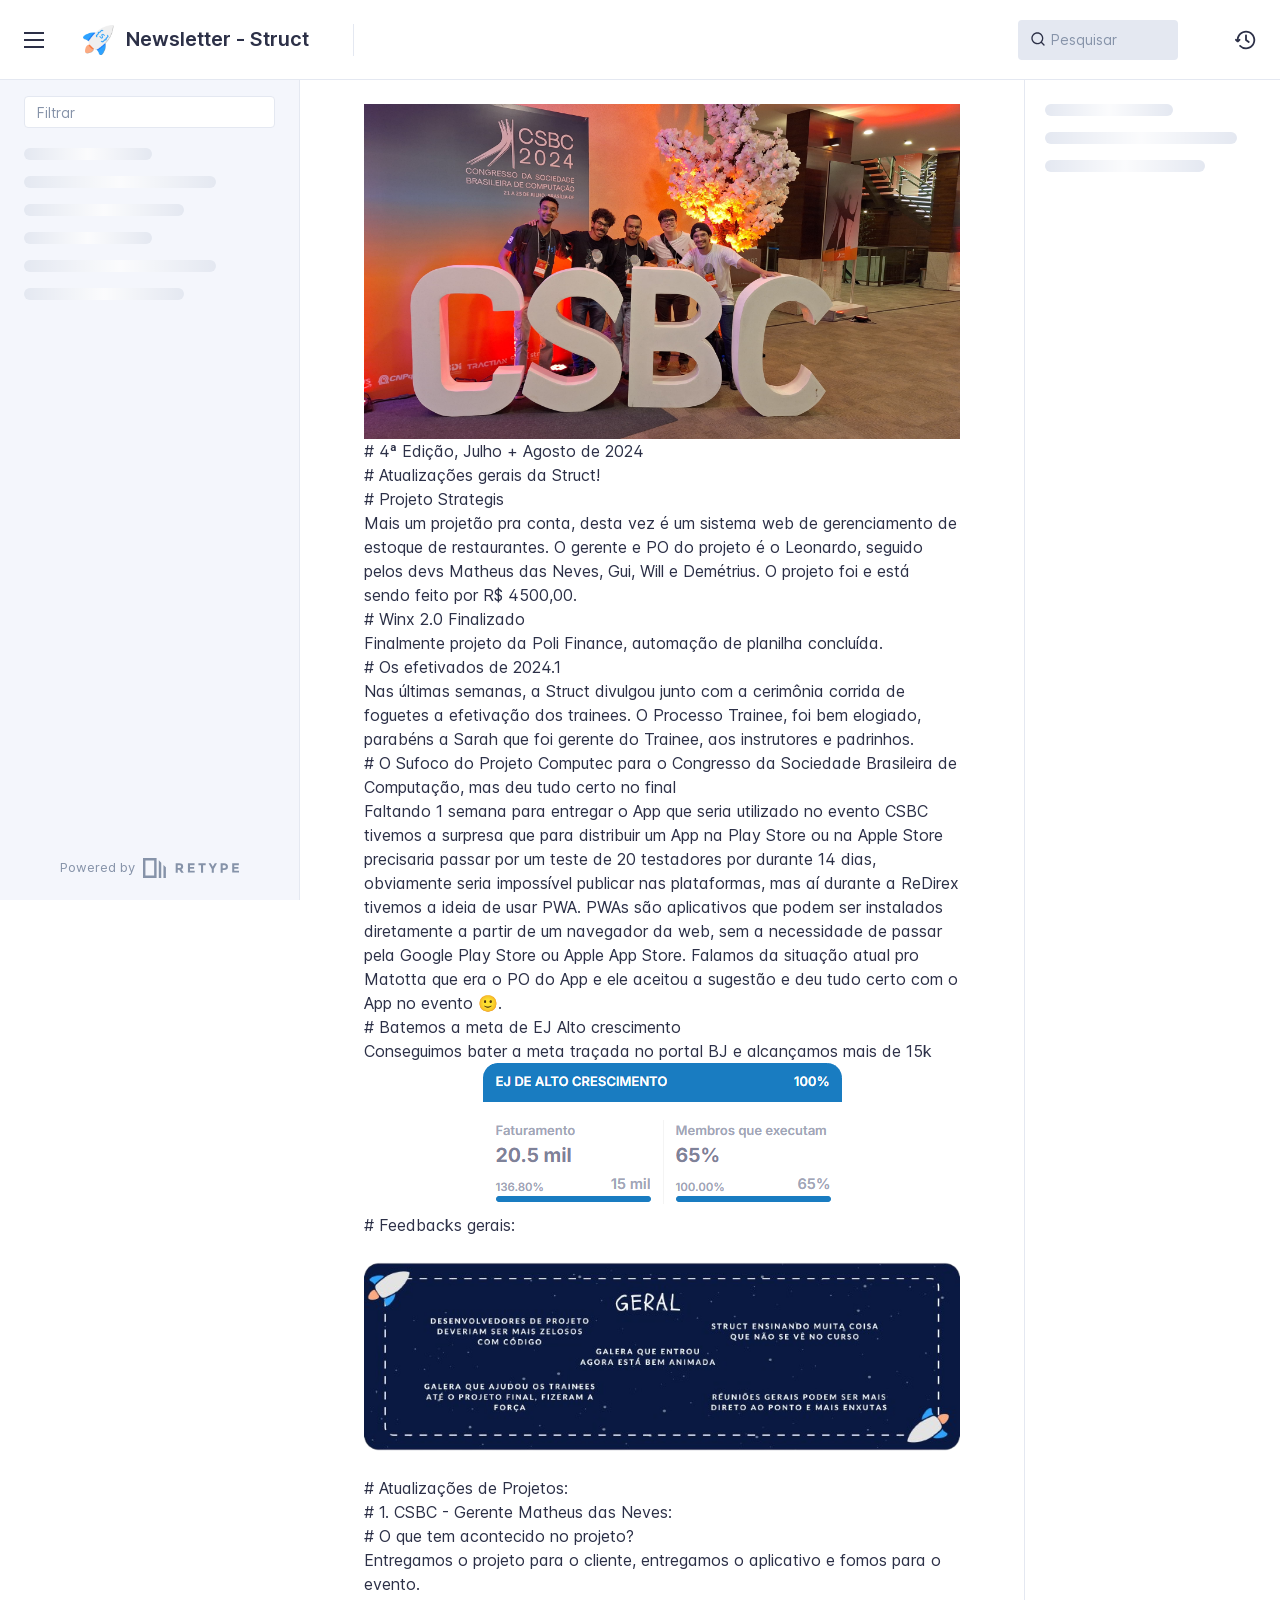
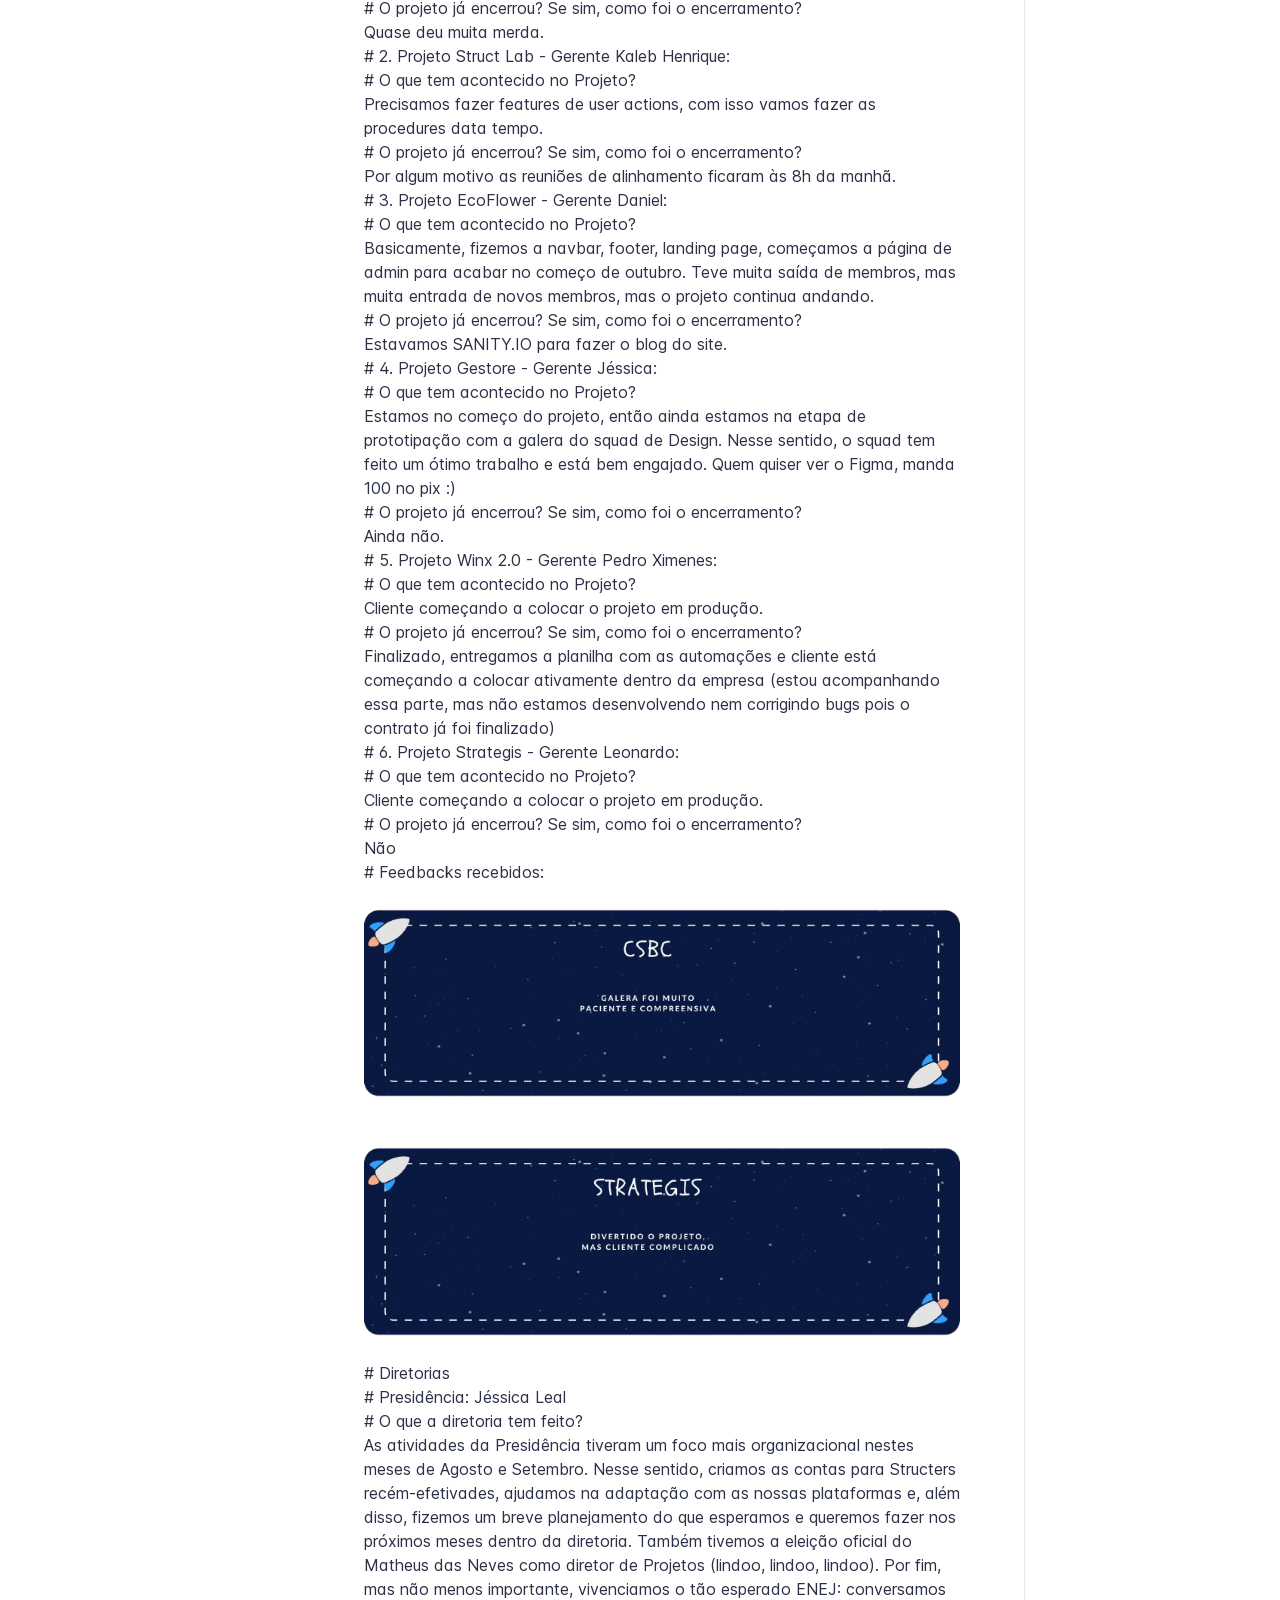
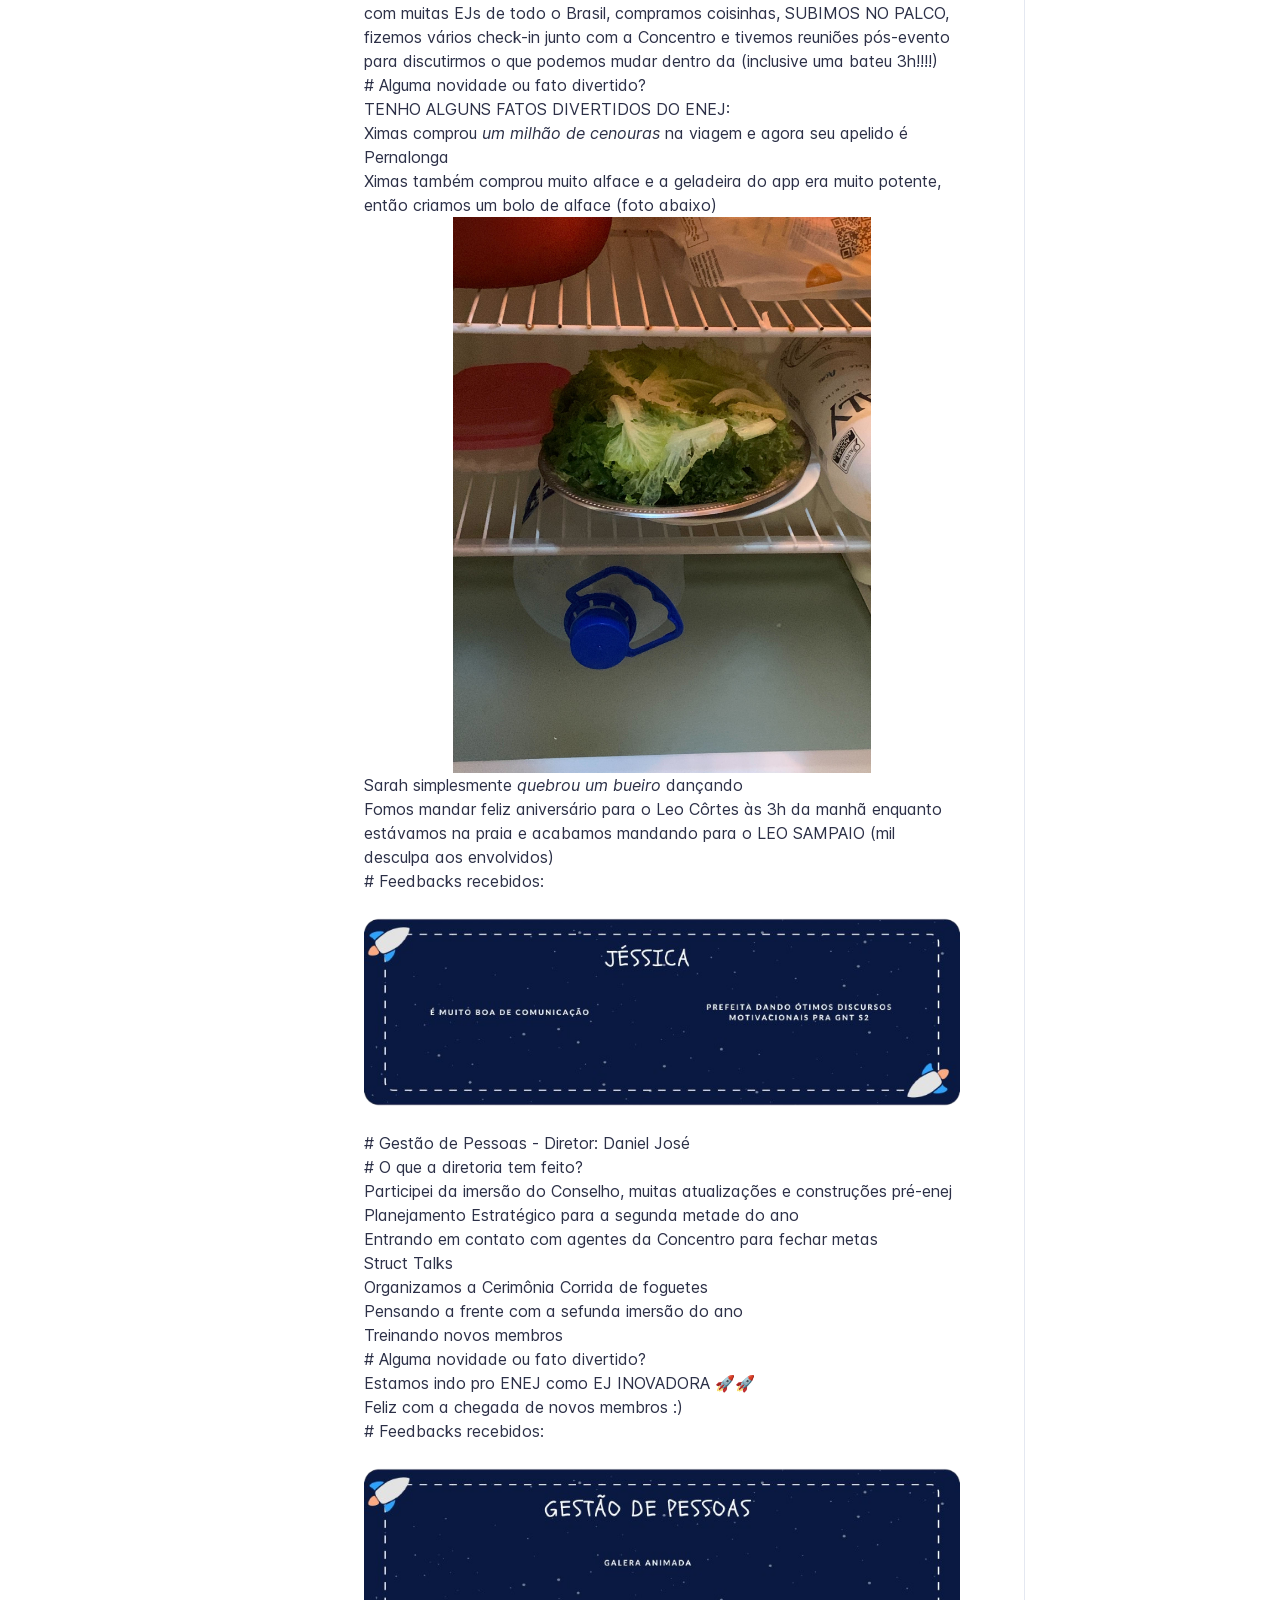
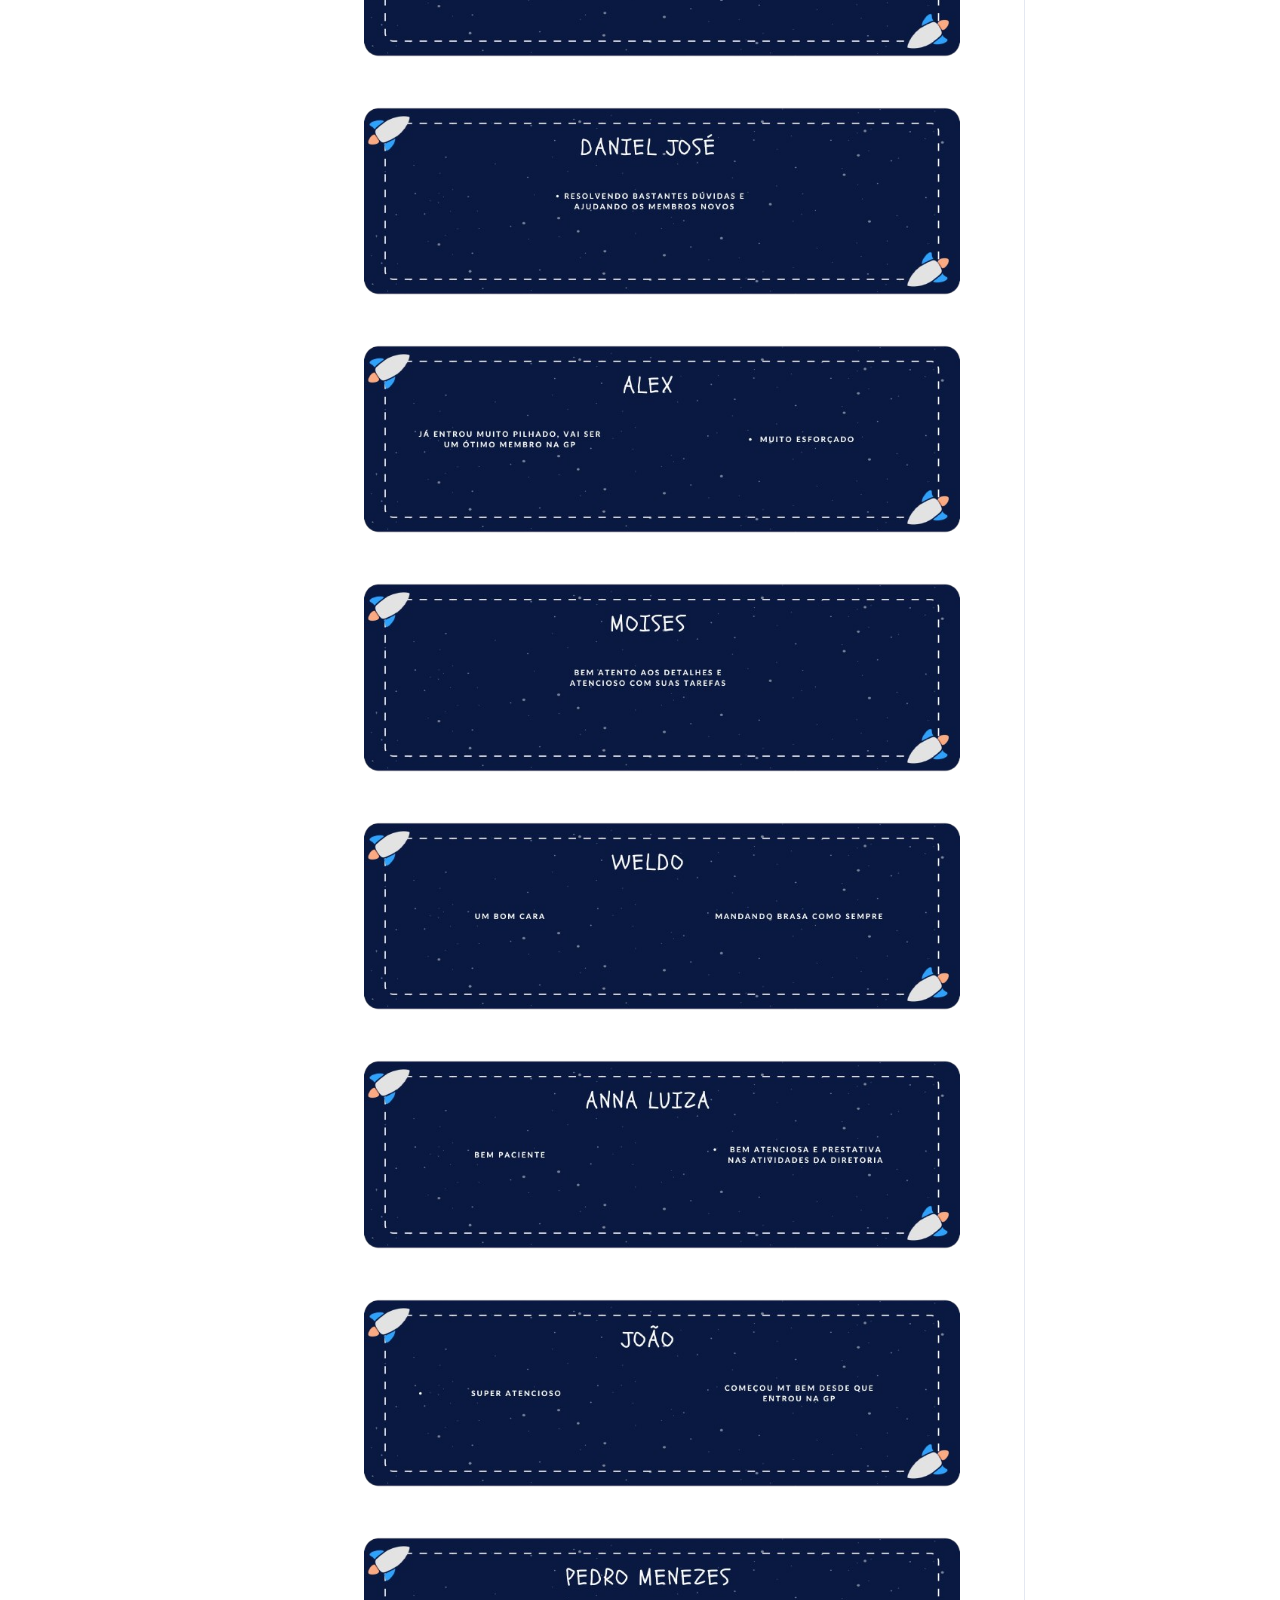
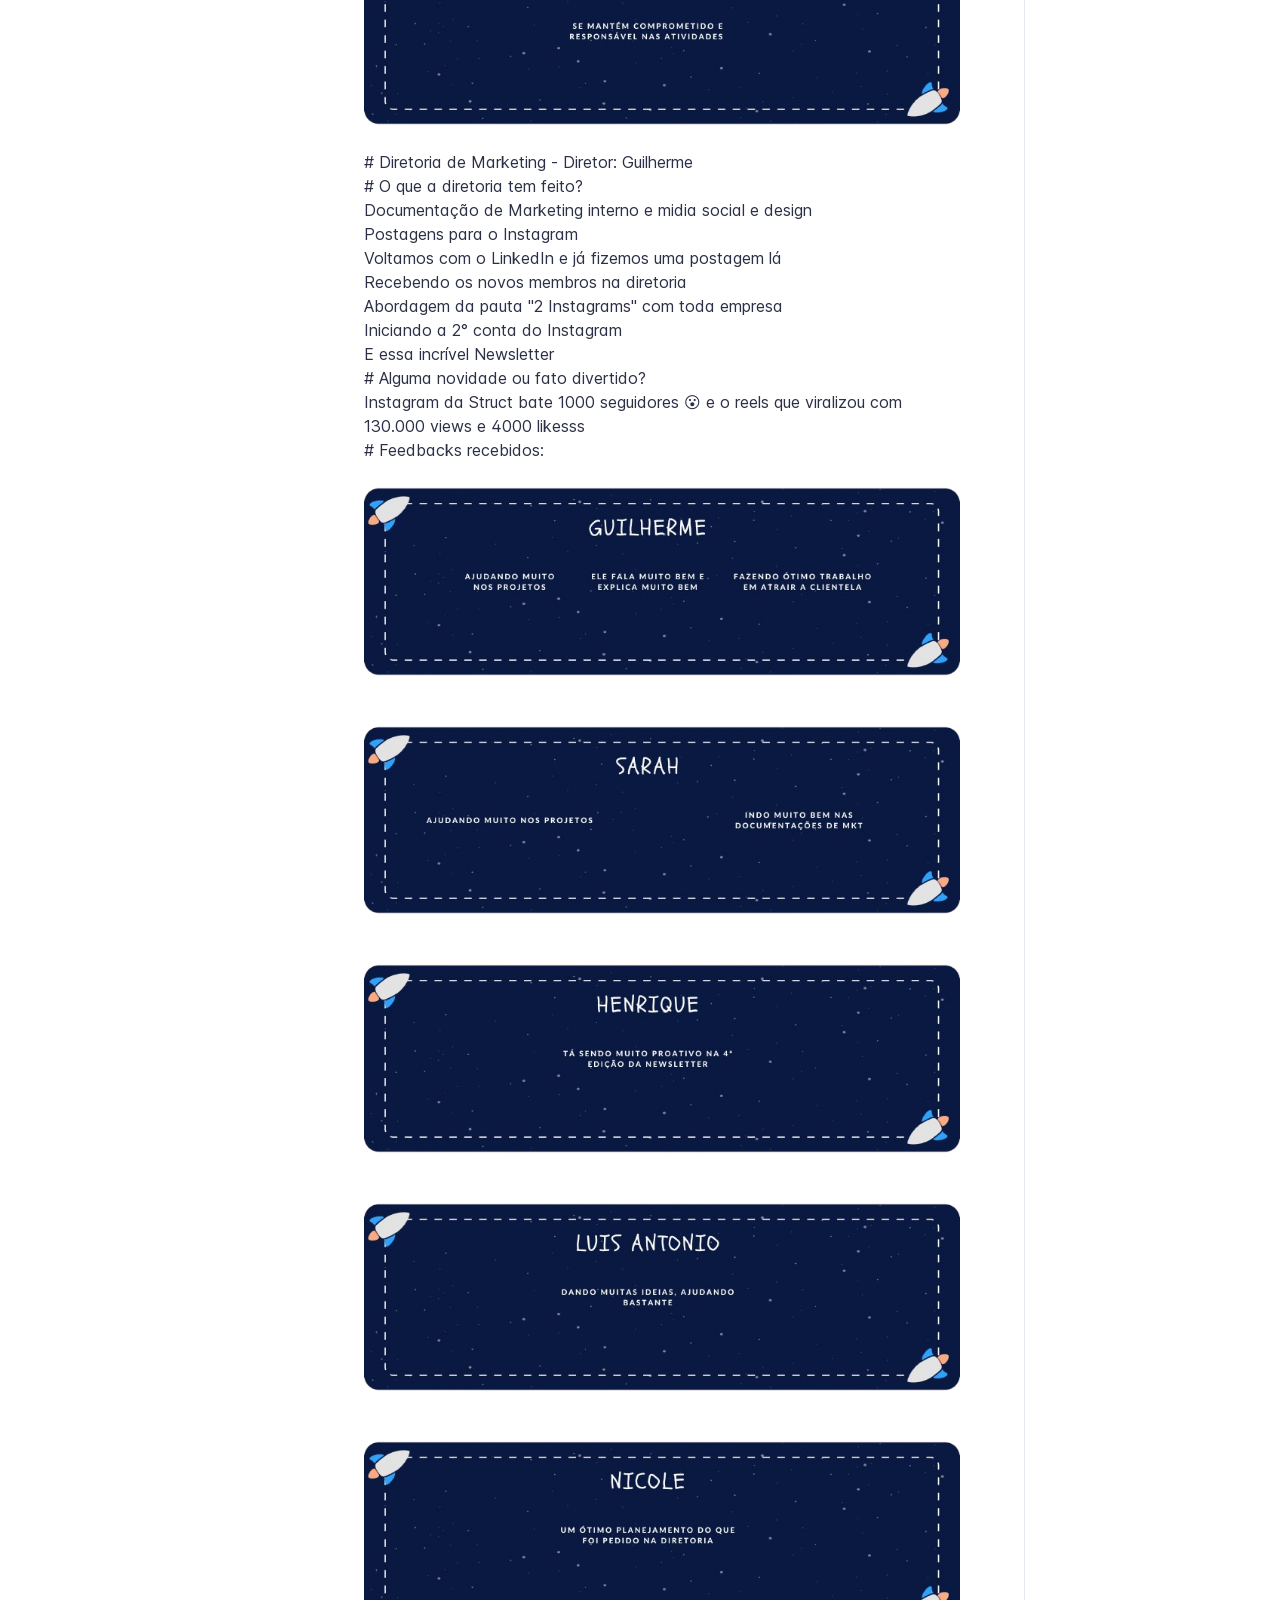
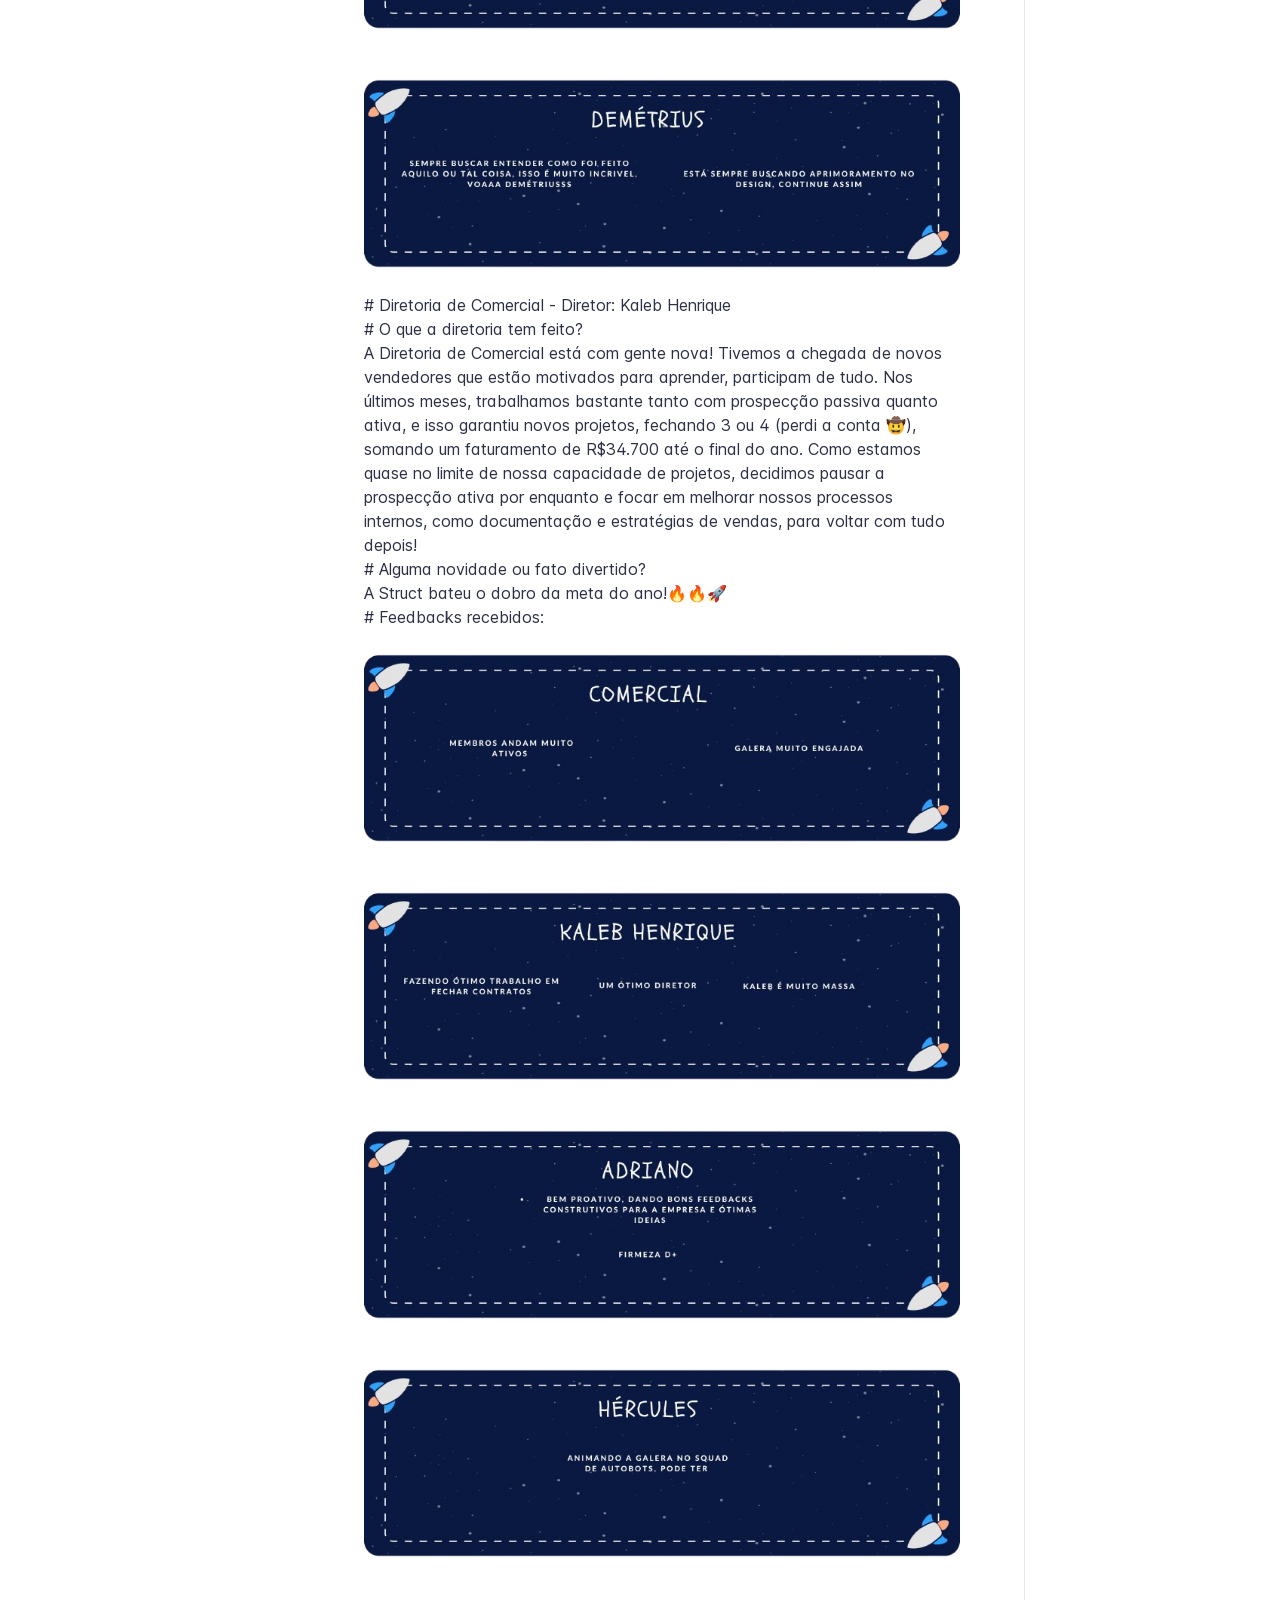
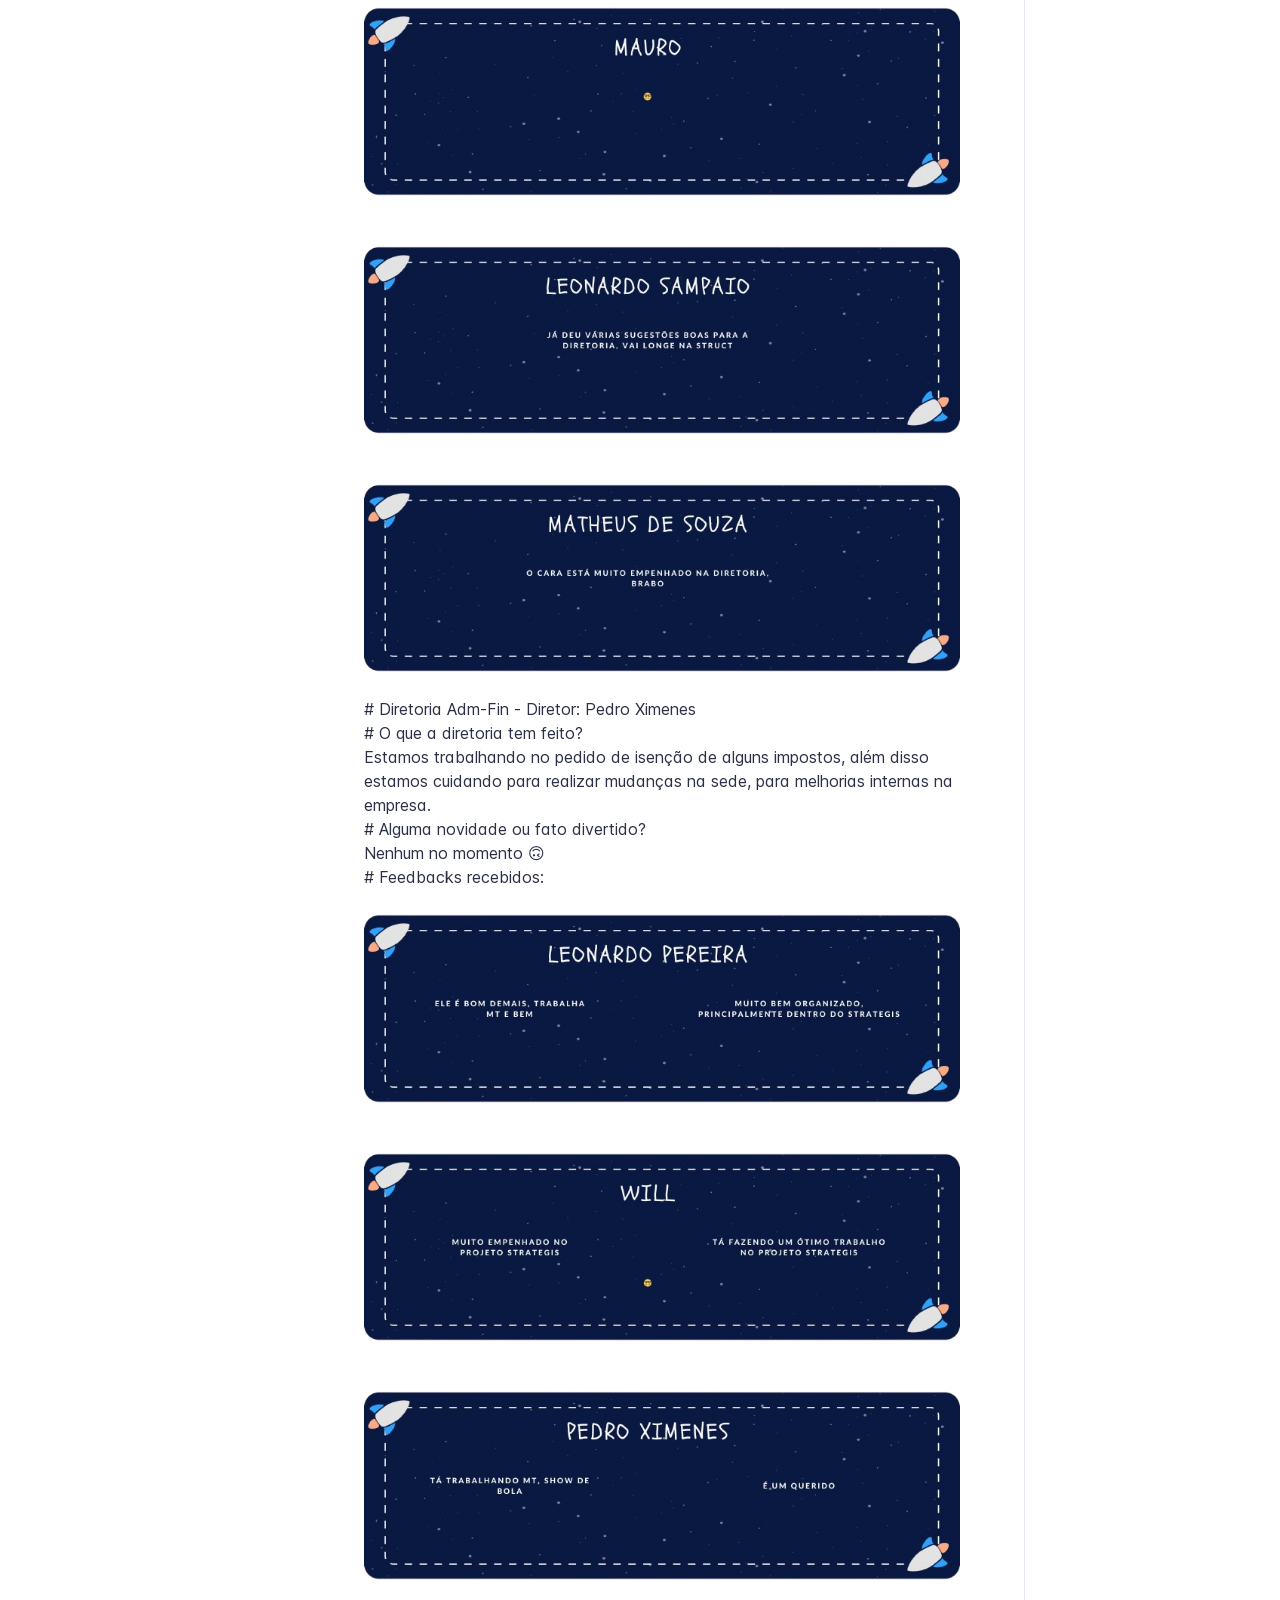
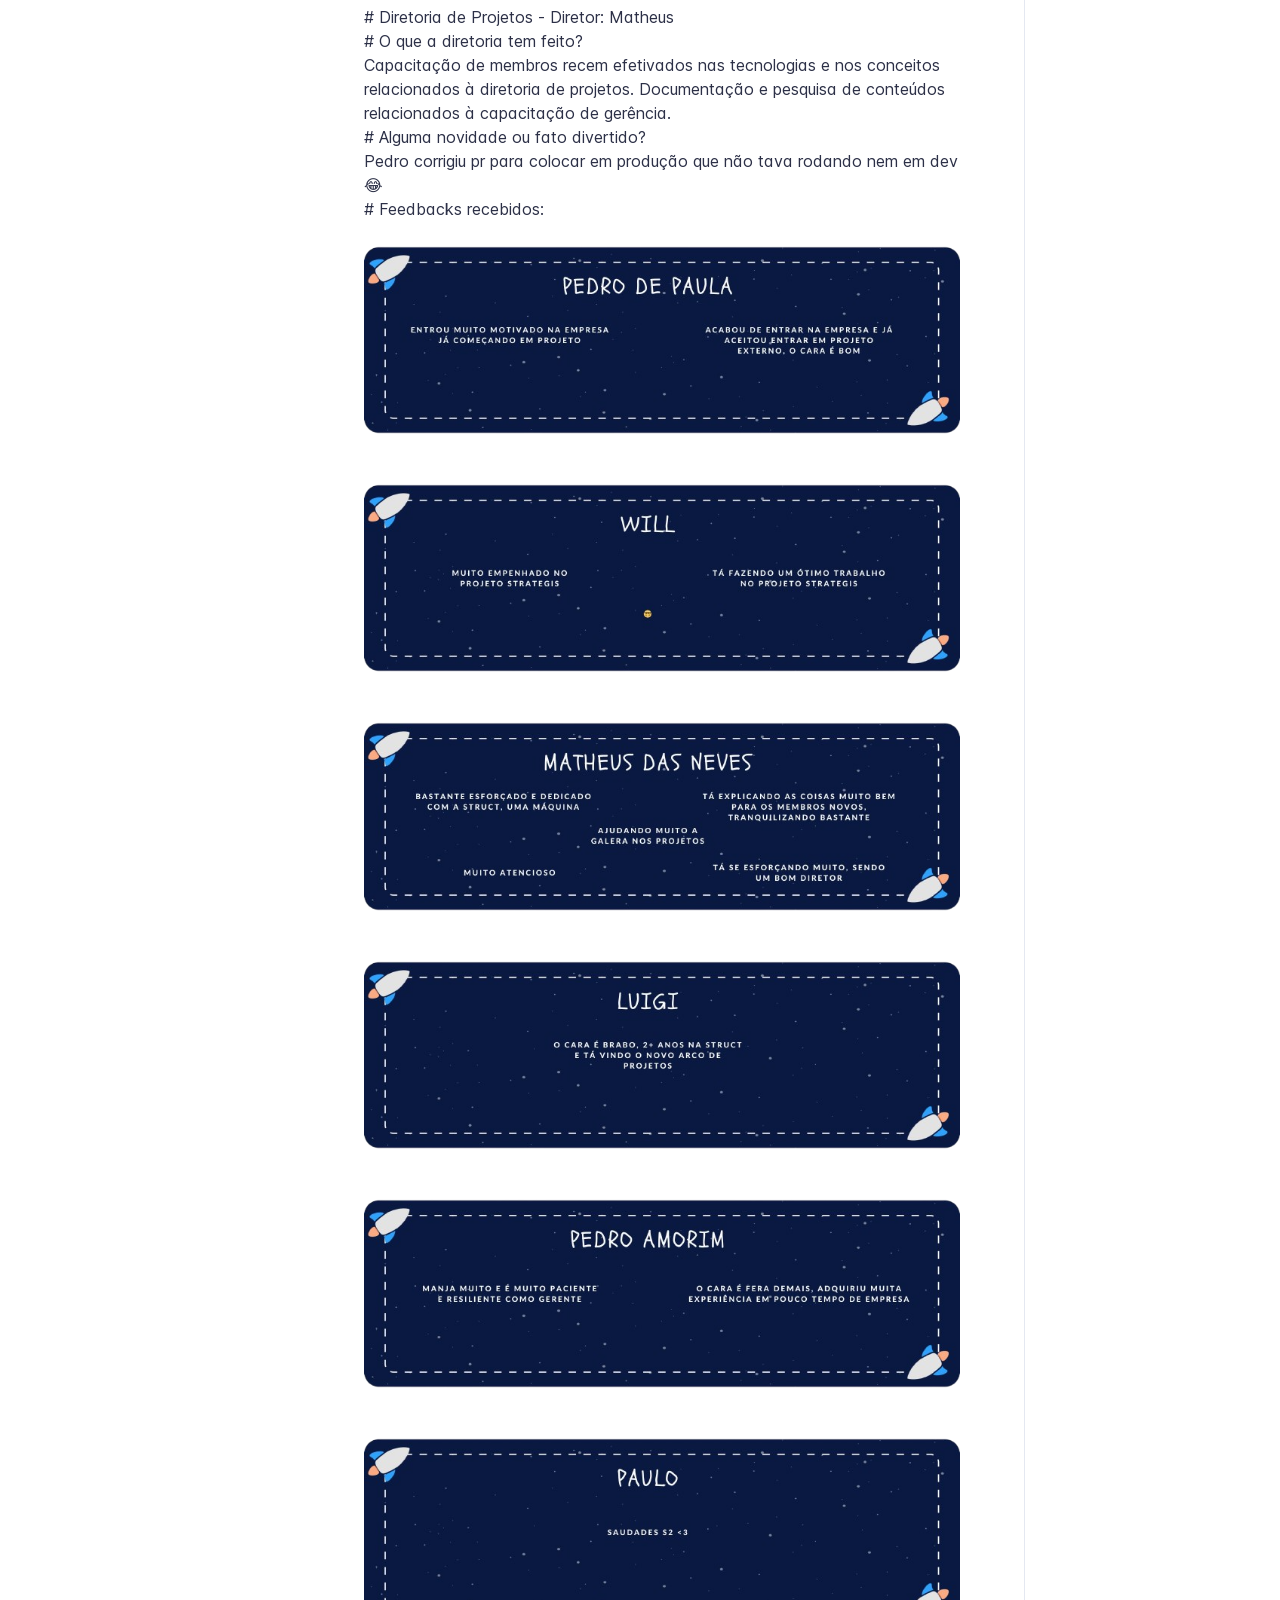
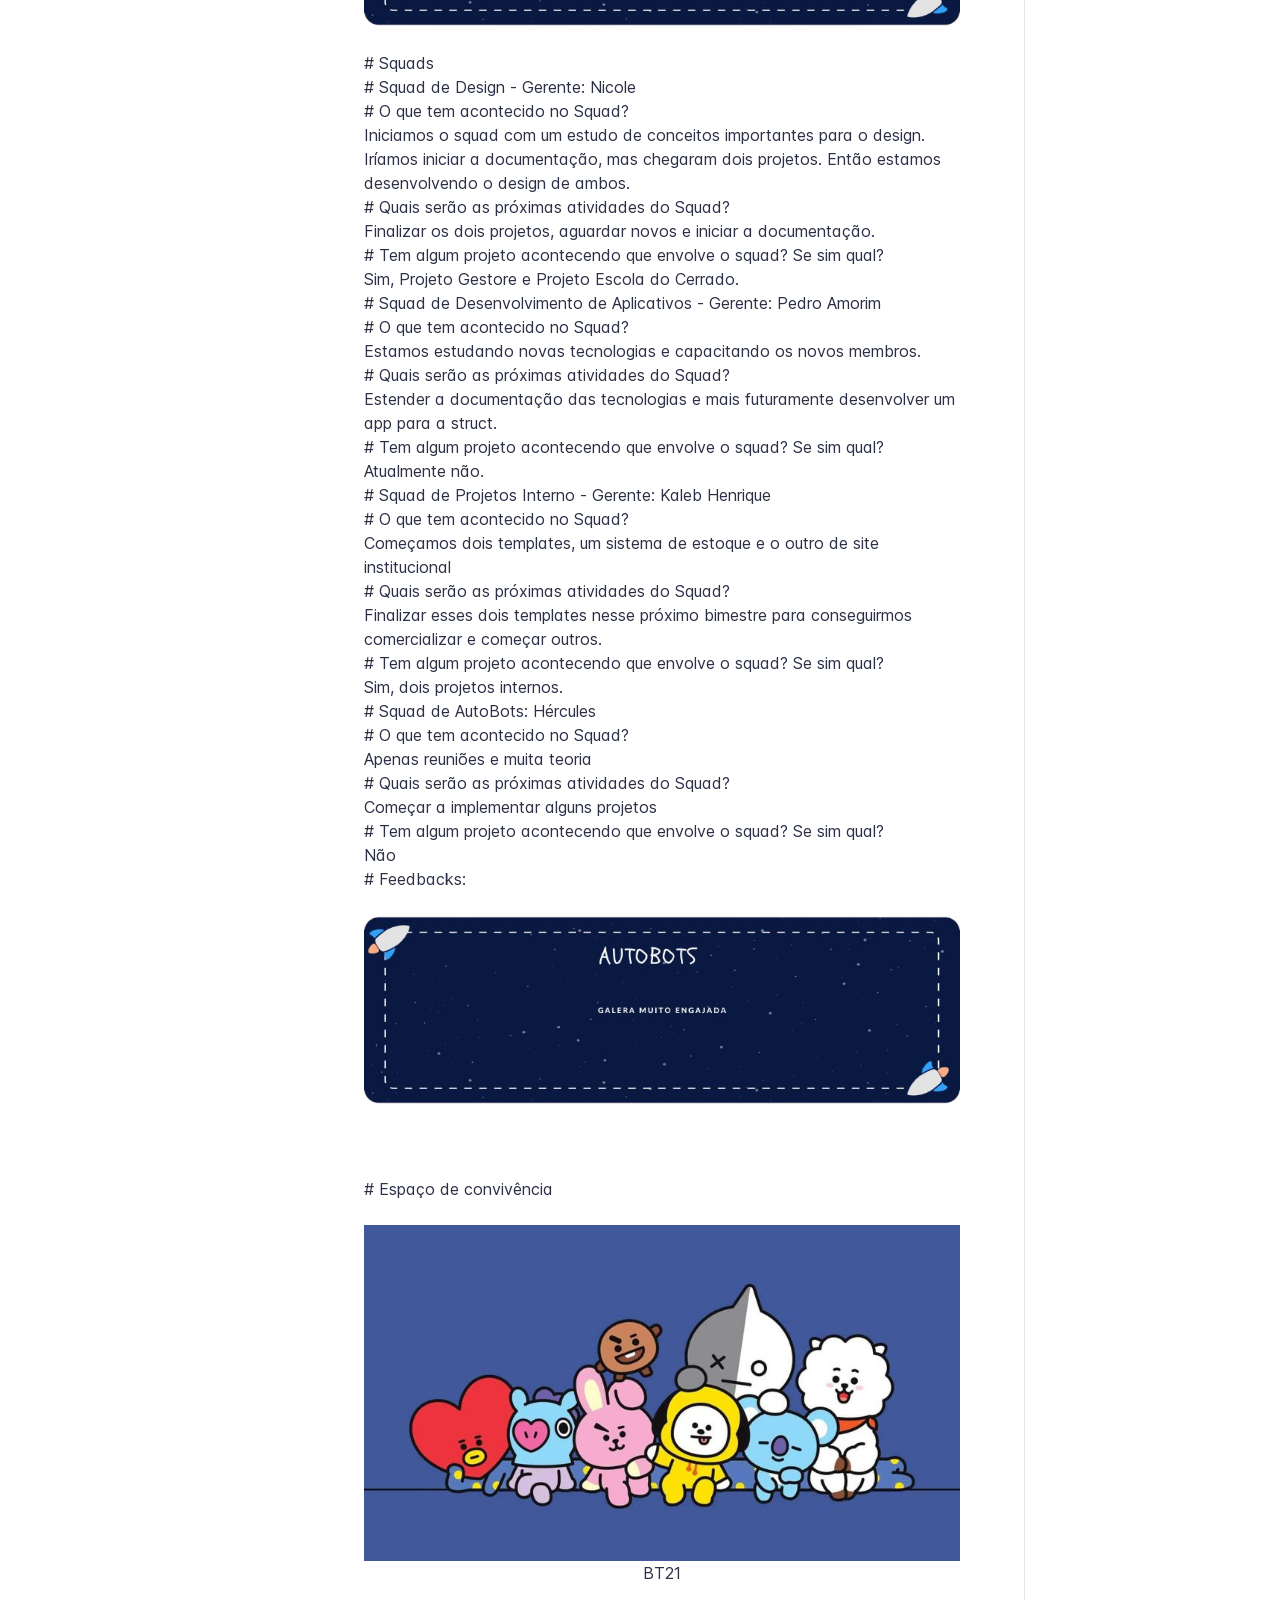
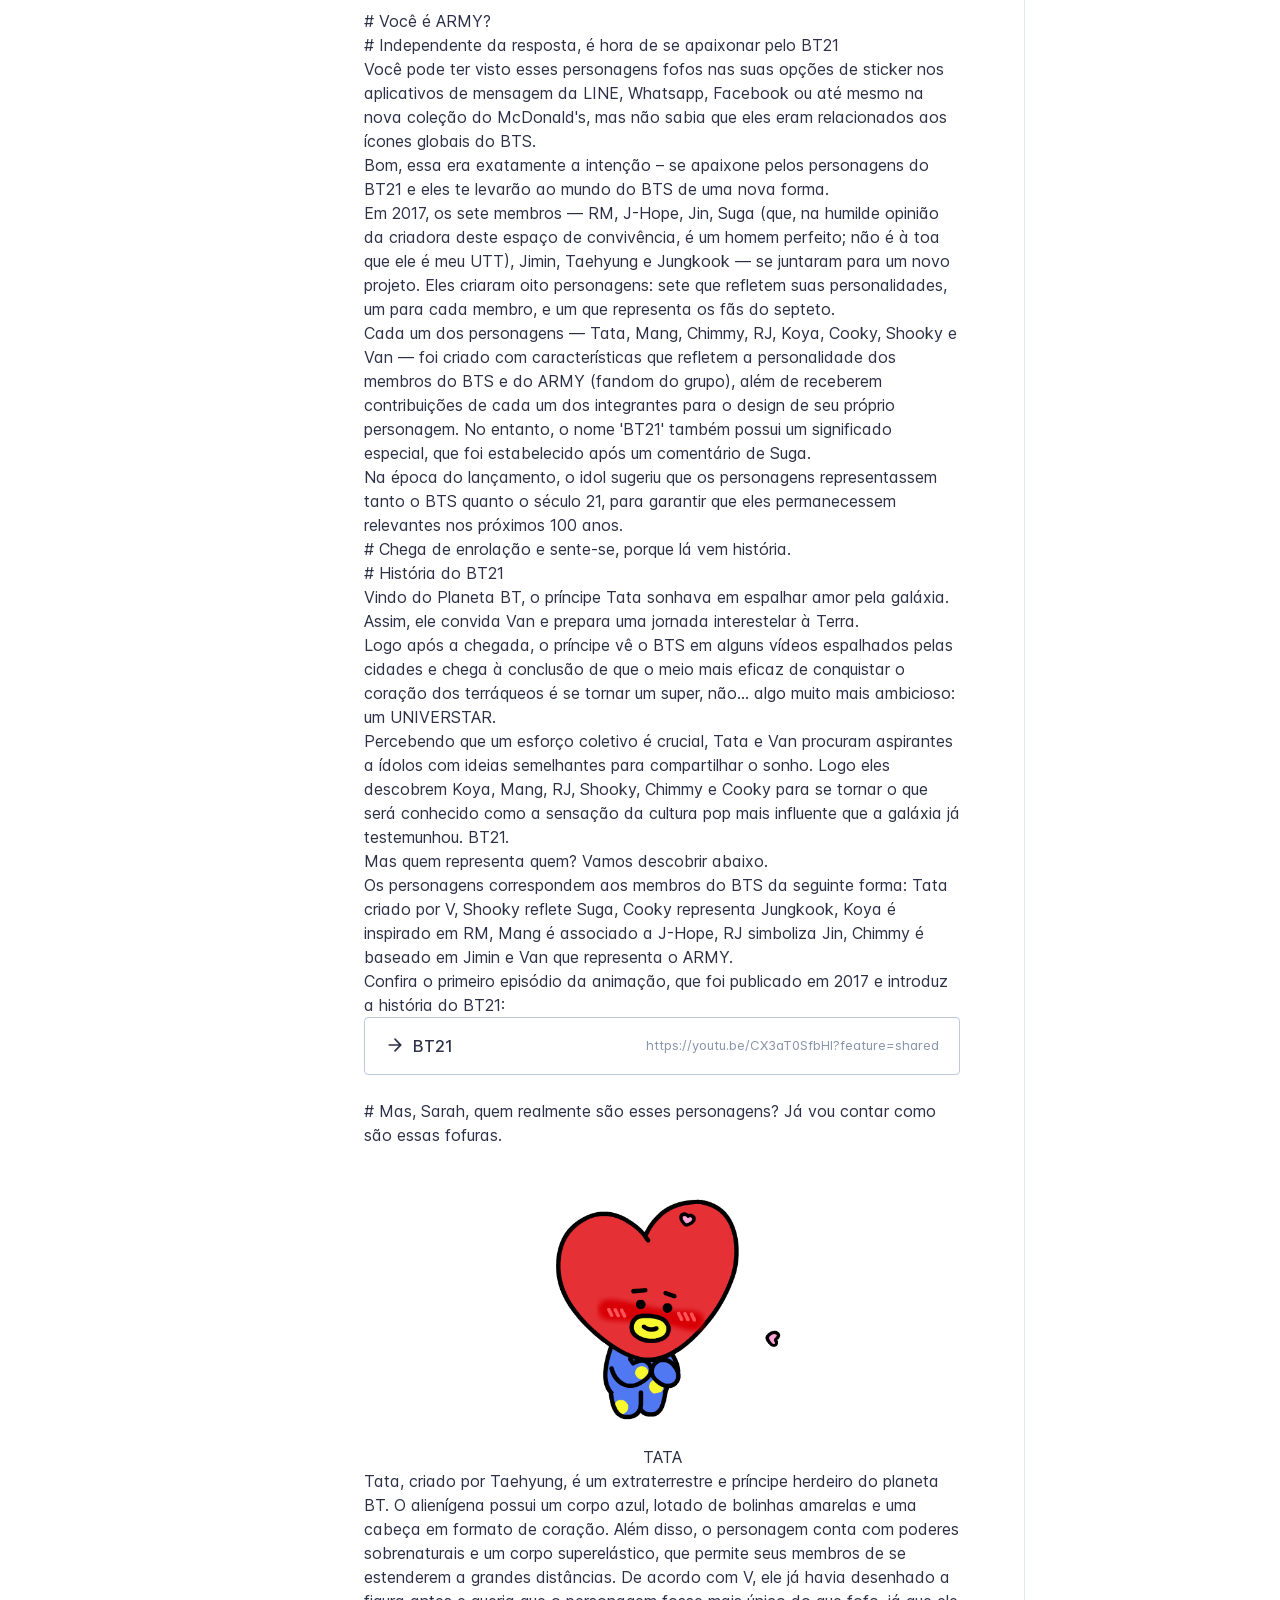
<file: 2024/4ª-ed.-julago/index.html>
<!DOCTYPE html>
<html lang="pt-BR" class="h-full">
<head>
    <meta charset="UTF-8">
    <meta name="viewport" content="width=device-width,initial-scale=1">
    <meta name="turbo-cache-control" content="no-cache" data-turbo-track="reload" data-track-token="3.5.0.779771120451">

    <!-- See retype.com -->
    <meta name="generator" content="Retype 3.5.0">

    <!-- Primary Meta Tags -->
    <title>4&#170; Edi&#231;&#227;o, Julho + Agosto de 2024</title>
    <meta name="title" content="4ª Edição, Julho + Agosto de 2024">
    <meta name="description" content="Mais um projetão pra conta, desta vez é um sistema web de gerenciamento de estoque de restaurantes.">

    <!-- Canonical -->
    <link rel="canonical" href="https://newsletter.structej.com/2024/4ª-ed.-julago/">

    <!-- Open Graph / Facebook -->
    <meta property="og:type" content="website">
    <meta property="og:url" content="https://newsletter.structej.com/2024/4ª-ed.-julago/">
    <meta property="og:title" content="4ª Edição, Julho + Agosto de 2024">
    <meta property="og:description" content="Mais um projetão pra conta, desta vez é um sistema web de gerenciamento de estoque de restaurantes.">
    <meta property="og:image" content="https://newsletter.structej.com/static/img_2024/quarta_ed/images/img-capa.jpg">

    <!-- Twitter -->
    <meta property="twitter:card" content="summary_large_image">
    <meta property="twitter:url" content="https://newsletter.structej.com/2024/4ª-ed.-julago/">
    <meta property="twitter:title" content="4ª Edição, Julho + Agosto de 2024">
    <meta property="twitter:description" content="Mais um projetão pra conta, desta vez é um sistema web de gerenciamento de estoque de restaurantes.">
    <meta property="twitter:image" content="https://newsletter.structej.com/static/img_2024/quarta_ed/images/img-capa.jpg">

    <script data-cfasync="false">(function () { var el = document.documentElement, m = localStorage.getItem("doc_theme"), wm = window.matchMedia; if (m === "dark" || (!m && wm && wm("(prefers-color-scheme: dark)").matches)) { el.classList.add("dark") } else { el.classList.remove("dark") } })();</script>

    <link href="../../resources/css/retype.css?v=3.5.0.779771120451" rel="stylesheet">

    <script data-cfasync="false" src="../../resources/js/config.js?v=3.5.0.779771120451" data-turbo-eval="false" defer></script>
    <script data-cfasync="false" src="../../resources/js/retype.js?v=3.5.0" data-turbo-eval="false" defer></script>
    <script id="lunr-js" data-cfasync="false" src="../../resources/js/lunr.js?v=3.5.0.779771120451" data-turbo-eval="false" defer></script>
</head>
<body>
    <div id="docs-app" class="relative text-base antialiased text-gray-700 bg-white font-body dark:bg-dark-850 dark:text-dark-300">
        <div class="absolute bottom-0 left-0 bg-gray-100 dark:bg-dark-800" style="top: 5rem; right: 50%"></div>
    
        <header id="docs-site-header" class="sticky top-0 z-30 flex w-full h-16 bg-white border-b border-gray-200 md:h-20 dark:bg-dark-850 dark:border-dark-650">
            <div class="container relative flex items-center justify-between pr-6 grow md:justify-start">
                <!-- Mobile menu button skeleton -->
                <button v-cloak class="skeleton docs-mobile-menu-button flex items-center justify-center shrink-0 overflow-hidden dark:text-white focus:outline-none rounded-full w-10 h-10 ml-3.5 md:hidden"><svg xmlns="http://www.w3.org/2000/svg" class="mb-px shrink-0" width="24" height="24" viewBox="0 0 24 24" role="presentation" style="margin-bottom: 0px;"><g fill="currentColor"><path d="M2 4h20v2H2zM2 11h20v2H2zM2 18h20v2H2z"></path></g></svg></button>
                <div v-cloak id="docs-sidebar-toggle"></div>
        
                <!-- Logo -->
                <div class="flex items-center justify-between h-full py-2 md:w-75">
                    <div class="flex items-center px-2 md:px-6">
                        <a id="docs-site-logo" href="../../" class="flex items-center leading-snug text-xl">
                            <span class="w-10 mr-2 grow-0 shrink-0 overflow-hidden">
                                <img class="max-h-10 dark:hidden md:inline-block" src="../../static/foguete.ico">
                                <img class="max-h-10 hidden dark:inline-block" src="../../static/foguete.ico">
                            </span>
                            <span class="dark:text-white font-semibold line-clamp-1 md:line-clamp-2">Newsletter - Struct</span>
                        </a>
                    </div>
        
                    <span class="hidden h-8 border-r md:inline-block dark:border-dark-650"></span>
                </div>
        
                <div class="flex justify-between md:grow">
                    <!-- Top Nav -->
                    <nav class="hidden md:flex">
                        <ul class="flex flex-col mb-4 md:pl-16 md:mb-0 md:flex-row md:items-center">
                            
                        </ul>
                    </nav>
        
                    <!-- Header Right Skeleton -->
                    <div v-cloak class="flex justify-end grow skeleton">
        
                        <!-- Search input mock -->
                        <div class="relative hidden w-40 lg:block lg:max-w-sm lg:ml-auto">
                            <div class="absolute flex items-center justify-center h-full pl-3 dark:text-dark-300">
                                <svg xmlns="http://www.w3.org/2000/svg" class="icon-base" width="16" height="16" viewBox="0 0 24 24" aria-labelledby="icon" role="presentation" style="margin-bottom: 1px;"><g fill="currentColor" ><path d="M21.71 20.29l-3.68-3.68A8.963 8.963 0 0020 11c0-4.96-4.04-9-9-9s-9 4.04-9 9 4.04 9 9 9c2.12 0 4.07-.74 5.61-1.97l3.68 3.68c.2.19.45.29.71.29s.51-.1.71-.29c.39-.39.39-1.03 0-1.42zM4 11c0-3.86 3.14-7 7-7s7 3.14 7 7c0 1.92-.78 3.66-2.04 4.93-.01.01-.02.01-.02.01-.01.01-.01.01-.01.02A6.98 6.98 0 0111 18c-3.86 0-7-3.14-7-7z" ></path></g></svg>
                            </div>
                            <input class="w-full h-10 placeholder-gray-400 transition-colors duration-200 ease-in bg-gray-200 border border-transparent rounded md:text-sm hover:bg-white hover:border-gray-300 focus:outline-none focus:bg-white focus:border-gray-500 dark:bg-dark-600 dark:border-dark-600 dark:placeholder-dark-400" style="padding: 0.625rem 0.75rem 0.625rem 2rem" type="text" placeholder="Pesquisar">
                        </div>
        
                        <!-- Mobile search button -->
                        <div class="flex items-center justify-center w-10 h-10 lg:hidden">
                            <svg xmlns="http://www.w3.org/2000/svg" class="shrink-0 icon-base" width="20" height="20" viewBox="0 0 24 24" aria-labelledby="icon" role="presentation" style="margin-bottom: 0px;"><g fill="currentColor" ><path d="M21.71 20.29l-3.68-3.68A8.963 8.963 0 0020 11c0-4.96-4.04-9-9-9s-9 4.04-9 9 4.04 9 9 9c2.12 0 4.07-.74 5.61-1.97l3.68 3.68c.2.19.45.29.71.29s.51-.1.71-.29c.39-.39.39-1.03 0-1.42zM4 11c0-3.86 3.14-7 7-7s7 3.14 7 7c0 1.92-.78 3.66-2.04 4.93-.01.01-.02.01-.02.01-.01.01-.01.01-.01.02A6.98 6.98 0 0111 18c-3.86 0-7-3.14-7-7z" ></path></g></svg>
                        </div>
        
                        <!-- Dark mode switch placeholder -->
                        <div class="w-10 h-10 lg:ml-2"></div>
        
                        <!-- History button -->
                        <div class="flex items-center justify-center w-10 h-10" style="margin-right: -0.625rem;">
                            <svg xmlns="http://www.w3.org/2000/svg" class="shrink-0 icon-base" width="22" height="22" viewBox="0 0 24 24" aria-labelledby="icon" role="presentation" style="margin-bottom: 0px;"><g fill="currentColor" ><g ><path d="M12.01 6.01c-.55 0-1 .45-1 1V12a1 1 0 00.4.8l3 2.22a.985.985 0 001.39-.2.996.996 0 00-.21-1.4l-2.6-1.92V7.01c.02-.55-.43-1-.98-1z"></path><path d="M12.01 1.91c-5.33 0-9.69 4.16-10.05 9.4l-.29-.26a.997.997 0 10-1.34 1.48l1.97 1.79c.19.17.43.26.67.26s.48-.09.67-.26l1.97-1.79a.997.997 0 10-1.34-1.48l-.31.28c.34-4.14 3.82-7.41 8.05-7.41 4.46 0 8.08 3.63 8.08 8.09s-3.63 8.08-8.08 8.08c-2.18 0-4.22-.85-5.75-2.4a.996.996 0 10-1.42 1.4 10.02 10.02 0 007.17 2.99c5.56 0 10.08-4.52 10.08-10.08.01-5.56-4.52-10.09-10.08-10.09z"></path></g></g></svg>
                        </div>
                    </div>
        
                    <div v-cloak class="flex justify-end grow">
                        <div id="docs-mobile-search-button"></div>
                        <doc-search-desktop></doc-search-desktop>
        
                        <doc-theme-switch class="lg:ml-2"></doc-theme-switch>
                        <doc-history></doc-history>
                    </div>
                </div>
            </div>
        </header>
    
        <div class="container relative flex bg-white">
            <!-- Sidebar Skeleton -->
            <div v-cloak class="fixed flex flex-col shrink-0 duration-300 ease-in-out bg-gray-100 border-gray-200 sidebar top-20 w-75 border-r h-screen md:sticky transition-transform skeleton dark:bg-dark-800 dark:border-dark-650">
            
                <!-- Render this div, if config.showSidebarFilter is `true` -->
                <div class="flex items-center h-16 px-6">
                    <input class="w-full h-8 px-3 py-2 transition-colors duration-200 ease-linear bg-white border border-gray-200 rounded shadow-none text-sm focus:outline-none focus:border-gray-600 dark:bg-dark-600 dark:border-dark-600" type="text" placeholder="Filtrar">
                </div>
            
                <div class="pl-6 mt-1 mb-4">
                    <div class="w-32 h-3 mb-4 bg-gray-200 rounded-full loading dark:bg-dark-600"></div>
                    <div class="w-48 h-3 mb-4 bg-gray-200 rounded-full loading dark:bg-dark-600"></div>
                    <div class="w-40 h-3 mb-4 bg-gray-200 rounded-full loading dark:bg-dark-600"></div>
                    <div class="w-32 h-3 mb-4 bg-gray-200 rounded-full loading dark:bg-dark-600"></div>
                    <div class="w-48 h-3 mb-4 bg-gray-200 rounded-full loading dark:bg-dark-600"></div>
                    <div class="w-40 h-3 mb-4 bg-gray-200 rounded-full loading dark:bg-dark-600"></div>
                </div>
            
                <div class="shrink-0 mt-auto bg-transparent dark:border-dark-650">
                    <a class="flex items-center justify-center flex-nowrap h-16 text-gray-400 dark:text-dark-400 hover:text-gray-700 dark:hover:text-dark-300 transition-colors duration-150 ease-in docs-powered-by" target="_blank" href="https://retype.com/" rel="noopener">
                        <span class="text-xs whitespace-nowrap">Powered by</span>
                        <svg xmlns="http://www.w3.org/2000/svg" class="ml-2" fill="currentColor" width="96" height="20" overflow="visible"><path d="M0 0v20h13.59V0H0zm11.15 17.54H2.44V2.46h8.71v15.08zM15.8 20h2.44V4.67L15.8 2.22zM20.45 6.89V20h2.44V9.34z"/><g><path d="M40.16 8.44c0 1.49-.59 2.45-1.75 2.88l2.34 3.32h-2.53l-2.04-2.96h-1.43v2.96h-2.06V5.36h3.5c1.43 0 2.46.24 3.07.73s.9 1.27.9 2.35zm-2.48 1.1c.26-.23.38-.59.38-1.09 0-.5-.13-.84-.4-1.03s-.73-.28-1.39-.28h-1.54v2.75h1.5c.72 0 1.2-.12 1.45-.35zM51.56 5.36V7.2h-4.59v1.91h4.13v1.76h-4.13v1.92h4.74v1.83h-6.79V5.36h6.64zM60.09 7.15v7.48h-2.06V7.15h-2.61V5.36h7.28v1.79h-2.61zM70.81 14.64h-2.06v-3.66l-3.19-5.61h2.23l1.99 3.45 1.99-3.45H74l-3.19 5.61v3.66zM83.99 6.19c.65.55.97 1.4.97 2.55s-.33 1.98-1 2.51-1.68.8-3.04.8h-1.23v2.59h-2.06V5.36h3.26c1.42 0 2.45.28 3.1.83zm-1.51 3.65c.25-.28.37-.69.37-1.22s-.16-.92-.48-1.14c-.32-.23-.82-.34-1.5-.34H79.7v3.12h1.38c.68 0 1.15-.14 1.4-.42zM95.85 5.36V7.2h-4.59v1.91h4.13v1.76h-4.13v1.92H96v1.83h-6.79V5.36h6.64z"/></g></svg>
                    </a>
                </div>
            </div>
            
            <!-- Sidebar component -->
            <doc-sidebar v-cloak>
                <template #sidebar-footer>
                    <div class="shrink-0 mt-auto border-t md:bg-transparent md:border-none dark:border-dark-650">
            
                        <a class="flex items-center justify-center flex-nowrap h-16 text-gray-400 dark:text-dark-400 hover:text-gray-700 dark:hover:text-dark-300 transition-colors duration-150 ease-in docs-powered-by" target="_blank" href="https://retype.com/" rel="noopener">
                            <span class="text-xs whitespace-nowrap">Powered by</span>
                            <svg xmlns="http://www.w3.org/2000/svg" class="ml-2" fill="currentColor" width="96" height="20" overflow="visible"><path d="M0 0v20h13.59V0H0zm11.15 17.54H2.44V2.46h8.71v15.08zM15.8 20h2.44V4.67L15.8 2.22zM20.45 6.89V20h2.44V9.34z"/><g><path d="M40.16 8.44c0 1.49-.59 2.45-1.75 2.88l2.34 3.32h-2.53l-2.04-2.96h-1.43v2.96h-2.06V5.36h3.5c1.43 0 2.46.24 3.07.73s.9 1.27.9 2.35zm-2.48 1.1c.26-.23.38-.59.38-1.09 0-.5-.13-.84-.4-1.03s-.73-.28-1.39-.28h-1.54v2.75h1.5c.72 0 1.2-.12 1.45-.35zM51.56 5.36V7.2h-4.59v1.91h4.13v1.76h-4.13v1.92h4.74v1.83h-6.79V5.36h6.64zM60.09 7.15v7.48h-2.06V7.15h-2.61V5.36h7.28v1.79h-2.61zM70.81 14.64h-2.06v-3.66l-3.19-5.61h2.23l1.99 3.45 1.99-3.45H74l-3.19 5.61v3.66zM83.99 6.19c.65.55.97 1.4.97 2.55s-.33 1.98-1 2.51-1.68.8-3.04.8h-1.23v2.59h-2.06V5.36h3.26c1.42 0 2.45.28 3.1.83zm-1.51 3.65c.25-.28.37-.69.37-1.22s-.16-.92-.48-1.14c-.32-.23-.82-.34-1.5-.34H79.7v3.12h1.38c.68 0 1.15-.14 1.4-.42zM95.85 5.36V7.2h-4.59v1.91h4.13v1.76h-4.13v1.92H96v1.83h-6.79V5.36h6.64z"/></g></svg>
                        </a>
                    </div>
                </template>
            </doc-sidebar>
    
            <div class="grow min-w-0 dark:bg-dark-850">
                <!-- Render "toolbar" template here on api pages --><!-- Render page content -->
                <div class="flex">
                    <div class="min-w-0 p-4 grow md:px-16">
                        <main class="relative pb-12 lg:pt-2">
                            <div class="docs-markdown" id="docs-content">
                                <!-- Rendered if sidebar right is enabled -->
                                <div id="docs-sidebar-right-toggle"></div>
                                <!-- Page content  -->
<p><figure class="content-center">
    <img src="../../static/img_2024/quarta_ed/images/img-capa.jpg" alt="">
    <figcaption class="caption"></figcaption>
</figure>
</p>
<doc-anchor-target id="4ª-edição-julho--agosto-de-2024" class="break-words">
    <h1>
        <doc-anchor-trigger class="header-anchor-trigger" to="#4ª-edição-julho--agosto-de-2024">#</doc-anchor-trigger>
        <span>4ª Edição, Julho + Agosto de 2024</span>
    </h1>
</doc-anchor-target>
<doc-anchor-target id="atualizações-gerais-da-struct">
    <h2>
        <doc-anchor-trigger class="header-anchor-trigger" to="#atualizações-gerais-da-struct">#</doc-anchor-trigger>
        <span>Atualizações gerais da Struct!</span>
    </h2>
</doc-anchor-target>
<doc-anchor-target id="projeto-strategis">
    <h3>
        <doc-anchor-trigger class="header-anchor-trigger" to="#projeto-strategis">#</doc-anchor-trigger>
        <span>Projeto Strategis</span>
    </h3>
</doc-anchor-target>
<p>Mais um projetão pra conta, desta vez é um sistema web de gerenciamento de estoque de restaurantes. O gerente e PO do projeto é o Leonardo, seguido pelos devs Matheus das Neves, Gui, Will e Demétrius. O projeto foi e está sendo feito por R$ 4500,00.</p>
<doc-anchor-target id="winx-20-finalizado">
    <h3>
        <doc-anchor-trigger class="header-anchor-trigger" to="#winx-20-finalizado">#</doc-anchor-trigger>
        <span>Winx 2.0 Finalizado</span>
    </h3>
</doc-anchor-target>
<p>Finalmente projeto da Poli Finance, automação de planilha concluída.</p>
<doc-anchor-target id="os-efetivados-de-20241">
    <h3>
        <doc-anchor-trigger class="header-anchor-trigger" to="#os-efetivados-de-20241">#</doc-anchor-trigger>
        <span>Os efetivados de 2024.1</span>
    </h3>
</doc-anchor-target>
<p>Nas últimas semanas, a Struct divulgou junto com a cerimônia corrida de foguetes a efetivação dos trainees. O Processo Trainee, foi bem elogiado, parabéns a Sarah que foi gerente do Trainee,  aos instrutores e padrinhos.</p>
<doc-anchor-target id="o-sufoco-do-projeto-computec-para-o-congresso-da-sociedade-brasileira-de-computação-mas-deu-tudo-certo-no-final">
    <h3>
        <doc-anchor-trigger class="header-anchor-trigger" to="#o-sufoco-do-projeto-computec-para-o-congresso-da-sociedade-brasileira-de-computação-mas-deu-tudo-certo-no-final">#</doc-anchor-trigger>
        <span>O Sufoco do Projeto Computec para o Congresso da Sociedade Brasileira de Computação, mas deu tudo certo no final</span>
    </h3>
</doc-anchor-target>
<p>Faltando 1 semana para entregar o App que seria utilizado no evento CSBC tivemos a surpresa que para distribuir um App na Play Store ou na Apple Store precisaria passar por um teste de 20 testadores por durante 14 dias, obviamente seria impossível publicar nas plataformas, mas aí durante a ReDirex tivemos a ideia de usar PWA. PWAs são aplicativos que podem ser instalados diretamente a partir de um navegador da web, sem a necessidade de passar pela Google Play Store ou Apple App Store. Falamos da situação atual pro Matotta que era o PO do App e ele aceitou a sugestão e deu tudo certo com o App no evento <span class="docs-emoji">&#x1F642;</span>.</p>
<doc-anchor-target id="batemos-a-meta-de-ej-alto-crescimento">
    <h3>
        <doc-anchor-trigger class="header-anchor-trigger" to="#batemos-a-meta-de-ej-alto-crescimento">#</doc-anchor-trigger>
        <span>Batemos a meta de EJ Alto crescimento</span>
    </h3>
</doc-anchor-target>
<p>Conseguimos bater a meta traçada no portal BJ e alcançamos mais de 15k</p>
<div class="img_70"><p><figure class="content-center">
    <img src="../../static/img_2024/quarta_ed/images/img-alto-cresc.png" alt="">
    <figcaption class="caption"></figcaption>
</figure>
</p>
</div>
<doc-anchor-target id="feedbacks-gerais">
    <h3>
        <doc-anchor-trigger class="header-anchor-trigger" to="#feedbacks-gerais">#</doc-anchor-trigger>
        <span>Feedbacks gerais:</span>
    </h3>
</doc-anchor-target>
<p><figure class="content-center">
    <img src="../../static/img_2024/quarta_ed/img_feedbacks/geral.png" alt="">
    <figcaption class="caption"></figcaption>
</figure>
</p>
<blockquote>
</blockquote>
<doc-anchor-target id="atualizações-de-projetos">
    <h3>
        <doc-anchor-trigger class="header-anchor-trigger" to="#atualizações-de-projetos">#</doc-anchor-trigger>
        <span>Atualizações de Projetos:</span>
    </h3>
</doc-anchor-target>
<doc-anchor-target id="1-csbc---gerente-matheus-das-neves">
    <h4>
        <doc-anchor-trigger class="header-anchor-trigger" to="#1-csbc---gerente-matheus-das-neves">#</doc-anchor-trigger>
        <span>1. CSBC - Gerente Matheus das Neves:</span>
    </h4>
</doc-anchor-target>
<doc-anchor-target id="o-que-tem-acontecido-no-projeto">
    <h5>
        <doc-anchor-trigger class="header-anchor-trigger" to="#o-que-tem-acontecido-no-projeto">#</doc-anchor-trigger>
        <span>O que tem acontecido no projeto?</span>
    </h5>
</doc-anchor-target>
<p>Entregamos o projeto para o cliente, entregamos o aplicativo e fomos para o evento.</p>
<doc-anchor-target id="o-projeto-já-encerrou-se-sim-como-foi-o-encerramento">
    <h5>
        <doc-anchor-trigger class="header-anchor-trigger" to="#o-projeto-já-encerrou-se-sim-como-foi-o-encerramento">#</doc-anchor-trigger>
        <span>O projeto já encerrou? Se sim, como foi o encerramento?</span>
    </h5>
</doc-anchor-target>
<p>Quase deu muita merda.</p>
<doc-anchor-target id="2-projeto-struct-lab---gerente-kaleb-henrique">
    <h4>
        <doc-anchor-trigger class="header-anchor-trigger" to="#2-projeto-struct-lab---gerente-kaleb-henrique">#</doc-anchor-trigger>
        <span>2. Projeto Struct Lab - Gerente Kaleb Henrique:</span>
    </h4>
</doc-anchor-target>
<doc-anchor-target id="o-que-tem-acontecido-no-projeto-1">
    <h5>
        <doc-anchor-trigger class="header-anchor-trigger" to="#o-que-tem-acontecido-no-projeto-1">#</doc-anchor-trigger>
        <span>O que tem acontecido no Projeto?</span>
    </h5>
</doc-anchor-target>
<p>Precisamos fazer features de user actions, com isso vamos fazer as procedures data tempo.</p>
<doc-anchor-target id="o-projeto-já-encerrou-se-sim-como-foi-o-encerramento-1">
    <h5>
        <doc-anchor-trigger class="header-anchor-trigger" to="#o-projeto-já-encerrou-se-sim-como-foi-o-encerramento-1">#</doc-anchor-trigger>
        <span>O projeto já encerrou? Se sim, como foi o encerramento?</span>
    </h5>
</doc-anchor-target>
<p>Por algum motivo as reuniões de alinhamento ficaram às 8h da manhã.</p>
<doc-anchor-target id="3-projeto-ecoflower---gerente-daniel">
    <h4>
        <doc-anchor-trigger class="header-anchor-trigger" to="#3-projeto-ecoflower---gerente-daniel">#</doc-anchor-trigger>
        <span>3. Projeto EcoFlower - Gerente Daniel:</span>
    </h4>
</doc-anchor-target>
<doc-anchor-target id="o-que-tem-acontecido-no-projeto-2">
    <h5>
        <doc-anchor-trigger class="header-anchor-trigger" to="#o-que-tem-acontecido-no-projeto-2">#</doc-anchor-trigger>
        <span>O que tem acontecido no Projeto?</span>
    </h5>
</doc-anchor-target>
<p>Basicamente, fizemos a navbar, footer, landing page, começamos a página de admin para acabar no começo de outubro. Teve muita saída de membros, mas muita entrada de novos membros, mas o projeto continua andando.</p>
<doc-anchor-target id="o-projeto-já-encerrou-se-sim-como-foi-o-encerramento-2">
    <h5>
        <doc-anchor-trigger class="header-anchor-trigger" to="#o-projeto-já-encerrou-se-sim-como-foi-o-encerramento-2">#</doc-anchor-trigger>
        <span>O projeto já encerrou? Se sim, como foi o encerramento?</span>
    </h5>
</doc-anchor-target>
<p>Estavamos SANITY.IO para fazer o blog do site.</p>
<doc-anchor-target id="4-projeto-gestore---gerente-jéssica">
    <h4>
        <doc-anchor-trigger class="header-anchor-trigger" to="#4-projeto-gestore---gerente-jéssica">#</doc-anchor-trigger>
        <span>4. Projeto Gestore - Gerente Jéssica:</span>
    </h4>
</doc-anchor-target>
<doc-anchor-target id="o-que-tem-acontecido-no-projeto-3">
    <h5>
        <doc-anchor-trigger class="header-anchor-trigger" to="#o-que-tem-acontecido-no-projeto-3">#</doc-anchor-trigger>
        <span>O que tem acontecido no Projeto?</span>
    </h5>
</doc-anchor-target>
<p>Estamos no começo do projeto, então ainda estamos na etapa de prototipação com a galera do squad de Design. Nesse sentido, o squad tem feito um ótimo trabalho e está bem engajado. Quem quiser ver o Figma, manda 100 no pix :)</p>
<doc-anchor-target id="o-projeto-já-encerrou-se-sim-como-foi-o-encerramento-3">
    <h5>
        <doc-anchor-trigger class="header-anchor-trigger" to="#o-projeto-já-encerrou-se-sim-como-foi-o-encerramento-3">#</doc-anchor-trigger>
        <span>O projeto já encerrou? Se sim, como foi o encerramento?</span>
    </h5>
</doc-anchor-target>
<p>Ainda não.</p>
<doc-anchor-target id="5-projeto-winx-20---gerente-pedro-ximenes">
    <h4>
        <doc-anchor-trigger class="header-anchor-trigger" to="#5-projeto-winx-20---gerente-pedro-ximenes">#</doc-anchor-trigger>
        <span>5. Projeto Winx 2.0 - Gerente Pedro Ximenes:</span>
    </h4>
</doc-anchor-target>
<doc-anchor-target id="o-que-tem-acontecido-no-projeto-4">
    <h5>
        <doc-anchor-trigger class="header-anchor-trigger" to="#o-que-tem-acontecido-no-projeto-4">#</doc-anchor-trigger>
        <span>O que tem acontecido no Projeto?</span>
    </h5>
</doc-anchor-target>
<p>Cliente começando a colocar o projeto em produção.</p>
<doc-anchor-target id="o-projeto-já-encerrou-se-sim-como-foi-o-encerramento-4">
    <h5>
        <doc-anchor-trigger class="header-anchor-trigger" to="#o-projeto-já-encerrou-se-sim-como-foi-o-encerramento-4">#</doc-anchor-trigger>
        <span>O projeto já encerrou? Se sim, como foi o encerramento?</span>
    </h5>
</doc-anchor-target>
<p>Finalizado, entregamos a planilha com as automações e cliente está começando a colocar ativamente dentro da empresa (estou acompanhando essa parte, mas não estamos desenvolvendo nem corrigindo bugs pois o contrato já foi finalizado)</p>
<doc-anchor-target id="6-projeto-strategis---gerente-leonardo">
    <h4>
        <doc-anchor-trigger class="header-anchor-trigger" to="#6-projeto-strategis---gerente-leonardo">#</doc-anchor-trigger>
        <span>6. Projeto Strategis - Gerente Leonardo:</span>
    </h4>
</doc-anchor-target>
<doc-anchor-target id="o-que-tem-acontecido-no-projeto-5">
    <h5>
        <doc-anchor-trigger class="header-anchor-trigger" to="#o-que-tem-acontecido-no-projeto-5">#</doc-anchor-trigger>
        <span>O que tem acontecido no Projeto?</span>
    </h5>
</doc-anchor-target>
<p>Cliente começando a colocar o projeto em produção.</p>
<doc-anchor-target id="o-projeto-já-encerrou-se-sim-como-foi-o-encerramento-5">
    <h5>
        <doc-anchor-trigger class="header-anchor-trigger" to="#o-projeto-já-encerrou-se-sim-como-foi-o-encerramento-5">#</doc-anchor-trigger>
        <span>O projeto já encerrou? Se sim, como foi o encerramento?</span>
    </h5>
</doc-anchor-target>
<p>Não</p>
<doc-anchor-target id="feedbacks-recebidos">
    <h3>
        <doc-anchor-trigger class="header-anchor-trigger" to="#feedbacks-recebidos">#</doc-anchor-trigger>
        <span>Feedbacks recebidos:</span>
    </h3>
</doc-anchor-target>
<p><figure class="content-center">
    <img src="../../static/img_2024/quarta_ed/img_feedbacks/csbc.png" alt="">
    <figcaption class="caption"></figcaption>
</figure>
<figure class="content-center">
    <img src="../../static/img_2024/quarta_ed/img_feedbacks/strategis.png" alt="">
    <figcaption class="caption"></figcaption>
</figure>
</p>
<blockquote>
</blockquote>
<doc-anchor-target id="diretorias">
    <h1>
        <doc-anchor-trigger class="header-anchor-trigger" to="#diretorias">#</doc-anchor-trigger>
        <span>Diretorias</span>
    </h1>
</doc-anchor-target>
<doc-anchor-target id="presidência-jéssica-leal">
    <h2>
        <doc-anchor-trigger class="header-anchor-trigger" to="#presidência-jéssica-leal">#</doc-anchor-trigger>
        <span>Presidência: Jéssica Leal</span>
    </h2>
</doc-anchor-target>
<doc-anchor-target id="o-que-a-diretoria-tem-feito">
    <h4>
        <doc-anchor-trigger class="header-anchor-trigger" to="#o-que-a-diretoria-tem-feito">#</doc-anchor-trigger>
        <span>O que a diretoria tem feito?</span>
    </h4>
</doc-anchor-target>
<p Struct="">As atividades da Presidência tiveram um foco mais organizacional nestes meses de Agosto e Setembro. Nesse sentido, criamos as contas para Structers recém-efetivades, ajudamos na adaptação com as nossas plataformas e, além disso, fizemos um breve planejamento do que esperamos e queremos fazer nos próximos meses dentro da diretoria. Também tivemos a eleição oficial do Matheus das Neves como diretor de Projetos (lindoo, lindoo, lindoo).
Por fim, mas não menos importante, vivenciamos o tão esperado ENEJ: conversamos com muitas EJs de todo o Brasil, compramos coisinhas, SUBIMOS NO PALCO, fizemos vários check-in junto com a Concentro e tivemos reuniões pós-evento para discutirmos o que podemos mudar dentro da  (inclusive uma bateu 3h!!!!)</p>
<doc-anchor-target id="alguma-novidade-ou-fato-divertido">
    <h4>
        <doc-anchor-trigger class="header-anchor-trigger" to="#alguma-novidade-ou-fato-divertido">#</doc-anchor-trigger>
        <span>Alguma novidade ou fato divertido?</span>
    </h4>
</doc-anchor-target>
<p>TENHO ALGUNS FATOS DIVERTIDOS DO ENEJ:</p>
<ul>
<li><p>Ximas comprou <em>um milhão de cenouras</em> na viagem e agora seu apelido é Pernalonga</p>
</li>
<li><p>Ximas também comprou muito alface e a geladeira do app era muito potente, então criamos um bolo de alface (foto abaixo)</p>
</li>
</ul>
<div class="img_70"><p><figure class="content-center">
    <img src="../../static/img_2024/quarta_ed/images/bolo_de_alface.jpg" alt="">
    <figcaption class="caption"></figcaption>
</figure>
</p>
</div>
<ul>
<li><p>Sarah simplesmente <em>quebrou um bueiro</em> dançando</p>
</li>
<li><p>Fomos mandar feliz aniversário para o Leo Côrtes às 3h da manhã enquanto estávamos na praia e acabamos mandando para o LEO SAMPAIO (mil desculpa aos envolvidos)</p>
</li>
</ul>
<doc-anchor-target id="feedbacks-recebidos-1">
    <h4>
        <doc-anchor-trigger class="header-anchor-trigger" to="#feedbacks-recebidos-1">#</doc-anchor-trigger>
        <span>Feedbacks recebidos:</span>
    </h4>
</doc-anchor-target>
<p><figure class="content-center">
    <img src="../../static/img_2024/quarta_ed/img_feedbacks/jessica.png" alt="">
    <figcaption class="caption"></figcaption>
</figure>
</p>
<doc-anchor-target id="gestão-de-pessoas---diretor-daniel-josé">
    <h2>
        <doc-anchor-trigger class="header-anchor-trigger" to="#gestão-de-pessoas---diretor-daniel-josé">#</doc-anchor-trigger>
        <span>Gestão de Pessoas - Diretor: Daniel José</span>
    </h2>
</doc-anchor-target>
<doc-anchor-target id="o-que-a-diretoria-tem-feito-1">
    <h4>
        <doc-anchor-trigger class="header-anchor-trigger" to="#o-que-a-diretoria-tem-feito-1">#</doc-anchor-trigger>
        <span>O que a diretoria tem feito?</span>
    </h4>
</doc-anchor-target>
<ul>
<li><p>Participei da imersão do Conselho, muitas atualizações e construções pré-enej</p>
</li>
<li><p>Planejamento Estratégico para a segunda metade do ano</p>
</li>
<li><p>Entrando em contato com agentes da Concentro para fechar metas</p>
</li>
<li><p>Struct Talks</p>
</li>
<li><p>Organizamos a Cerimônia Corrida de foguetes</p>
</li>
<li><p>Pensando a frente com a sefunda imersão do ano</p>
</li>
<li><p>Treinando novos membros</p>
</li>
</ul>
<doc-anchor-target id="alguma-novidade-ou-fato-divertido-1">
    <h4>
        <doc-anchor-trigger class="header-anchor-trigger" to="#alguma-novidade-ou-fato-divertido-1">#</doc-anchor-trigger>
        <span>Alguma novidade ou fato divertido?</span>
    </h4>
</doc-anchor-target>
<p>Estamos indo pro ENEJ como EJ INOVADORA <span class="docs-emoji">&#x1F680;</span><span class="docs-emoji">&#x1F680;</span></p>
<p>Feliz com a chegada de novos membros :)</p>
<doc-anchor-target id="feedbacks-recebidos-2">
    <h3>
        <doc-anchor-trigger class="header-anchor-trigger" to="#feedbacks-recebidos-2">#</doc-anchor-trigger>
        <span>Feedbacks recebidos:</span>
    </h3>
</doc-anchor-target>
<p><figure class="content-center">
    <img src="../../static/img_2024/quarta_ed/img_feedbacks/gestao_de_pessoas.png" alt="">
    <figcaption class="caption"></figcaption>
</figure>
<figure class="content-center">
    <img src="../../static/img_2024/quarta_ed/img_feedbacks/daniel_jose.png" alt="">
    <figcaption class="caption"></figcaption>
</figure>
<figure class="content-center">
    <img src="../../static/img_2024/quarta_ed/img_feedbacks/alex.png" alt="">
    <figcaption class="caption"></figcaption>
</figure>
<figure class="content-center">
    <img src="../../static/img_2024/quarta_ed/img_feedbacks/moises.png" alt="">
    <figcaption class="caption"></figcaption>
</figure>
<figure class="content-center">
    <img src="../../static/img_2024/quarta_ed/img_feedbacks/weldo.png" alt="">
    <figcaption class="caption"></figcaption>
</figure>
<figure class="content-center">
    <img src="../../static/img_2024/quarta_ed/img_feedbacks/anna_luiza.png" alt="">
    <figcaption class="caption"></figcaption>
</figure>
<figure class="content-center">
    <img src="../../static/img_2024/quarta_ed/img_feedbacks/joao.png" alt="">
    <figcaption class="caption"></figcaption>
</figure>
<figure class="content-center">
    <img src="../../static/img_2024/quarta_ed/img_feedbacks/pedro_menezes.png" alt="">
    <figcaption class="caption"></figcaption>
</figure>
</p>
<doc-anchor-target id="diretoria-de-marketing---diretor-guilherme">
    <h2>
        <doc-anchor-trigger class="header-anchor-trigger" to="#diretoria-de-marketing---diretor-guilherme">#</doc-anchor-trigger>
        <span>Diretoria de Marketing - Diretor: Guilherme</span>
    </h2>
</doc-anchor-target>
<doc-anchor-target id="o-que-a-diretoria-tem-feito-2">
    <h4>
        <doc-anchor-trigger class="header-anchor-trigger" to="#o-que-a-diretoria-tem-feito-2">#</doc-anchor-trigger>
        <span>O que a diretoria tem feito?</span>
    </h4>
</doc-anchor-target>
<ul>
<li><p>Documentação de Marketing interno e midia social e design</p>
</li>
<li><p>Postagens para o Instagram</p>
</li>
<li><p>Voltamos com o LinkedIn e já fizemos uma postagem lá</p>
</li>
<li><p>Recebendo os novos membros na diretoria</p>
</li>
<li><p>Abordagem da pauta &quot;2 Instagrams&quot; com toda empresa</p>
</li>
<li><p>Iniciando a 2° conta do Instagram</p>
</li>
<li><p>E essa incrível Newsletter</p>
</li>
</ul>
<doc-anchor-target id="alguma-novidade-ou-fato-divertido-2">
    <h4>
        <doc-anchor-trigger class="header-anchor-trigger" to="#alguma-novidade-ou-fato-divertido-2">#</doc-anchor-trigger>
        <span>Alguma novidade ou fato divertido?</span>
    </h4>
</doc-anchor-target>
<p>Instagram da Struct bate 1000 seguidores <span class="docs-emoji">&#x1F62E;</span> e o reels que viralizou com 130.000 views e 4000 likesss</p>
<doc-anchor-target id="feedbacks-recebidos-3">
    <h4>
        <doc-anchor-trigger class="header-anchor-trigger" to="#feedbacks-recebidos-3">#</doc-anchor-trigger>
        <span>Feedbacks recebidos:</span>
    </h4>
</doc-anchor-target>
<p><figure class="content-center">
    <img src="../../static/img_2024/quarta_ed/img_feedbacks/guilherme.png" alt="">
    <figcaption class="caption"></figcaption>
</figure>
<figure class="content-center">
    <img src="../../static/img_2024/quarta_ed/img_feedbacks/sarah.png" alt="">
    <figcaption class="caption"></figcaption>
</figure>
<figure class="content-center">
    <img src="../../static/img_2024/quarta_ed/img_feedbacks/henrique.png" alt="">
    <figcaption class="caption"></figcaption>
</figure>
<figure class="content-center">
    <img src="../../static/img_2024/quarta_ed/img_feedbacks/luis_antonio.png" alt="">
    <figcaption class="caption"></figcaption>
</figure>
<figure class="content-center">
    <img src="../../static/img_2024/quarta_ed/img_feedbacks/nicole.png" alt="">
    <figcaption class="caption"></figcaption>
</figure>
<figure class="content-center">
    <img src="../../static/img_2024/quarta_ed/img_feedbacks/demetrius.png" alt="">
    <figcaption class="caption"></figcaption>
</figure>
</p>
<doc-anchor-target id="diretoria-de-comercial---diretor-kaleb-henrique">
    <h2>
        <doc-anchor-trigger class="header-anchor-trigger" to="#diretoria-de-comercial---diretor-kaleb-henrique">#</doc-anchor-trigger>
        <span>Diretoria de Comercial - Diretor: Kaleb Henrique</span>
    </h2>
</doc-anchor-target>
<doc-anchor-target id="o-que-a-diretoria-tem-feito-3">
    <h4>
        <doc-anchor-trigger class="header-anchor-trigger" to="#o-que-a-diretoria-tem-feito-3">#</doc-anchor-trigger>
        <span>O que a diretoria tem feito?</span>
    </h4>
</doc-anchor-target>
<p>A Diretoria de Comercial está com gente nova! Tivemos a chegada de novos vendedores que estão motivados para aprender, participam de tudo. Nos últimos meses, trabalhamos bastante tanto com prospecção passiva quanto ativa, e isso garantiu novos projetos, fechando 3 ou 4 (perdi a conta <span class="docs-emoji">&#x1F920;</span>), somando um faturamento de R$34.700 até o final do ano. Como estamos quase no limite de nossa capacidade de projetos, decidimos pausar a prospecção ativa por enquanto e focar em melhorar nossos processos internos, como documentação e estratégias de vendas, para voltar com tudo depois!</p>
<doc-anchor-target id="alguma-novidade-ou-fato-divertido-3">
    <h4>
        <doc-anchor-trigger class="header-anchor-trigger" to="#alguma-novidade-ou-fato-divertido-3">#</doc-anchor-trigger>
        <span>Alguma novidade ou fato divertido?</span>
    </h4>
</doc-anchor-target>
<p>A Struct bateu o dobro da meta do ano!<span class="docs-emoji">&#x1F525;</span><span class="docs-emoji">&#x1F525;</span><span class="docs-emoji">&#x1F680;</span></p>
<doc-anchor-target id="feedbacks-recebidos-4">
    <h4>
        <doc-anchor-trigger class="header-anchor-trigger" to="#feedbacks-recebidos-4">#</doc-anchor-trigger>
        <span>Feedbacks recebidos:</span>
    </h4>
</doc-anchor-target>
<p><figure class="content-center">
    <img src="../../static/img_2024/quarta_ed/img_feedbacks/comercial.png" alt="">
    <figcaption class="caption"></figcaption>
</figure>
<figure class="content-center">
    <img src="../../static/img_2024/quarta_ed/img_feedbacks/kaleb_henrique.png" alt="">
    <figcaption class="caption"></figcaption>
</figure>
<figure class="content-center">
    <img src="../../static/img_2024/quarta_ed/img_feedbacks/adriano.png" alt="">
    <figcaption class="caption"></figcaption>
</figure>
<figure class="content-center">
    <img src="../../static/img_2024/quarta_ed/img_feedbacks/hercules.png" alt="">
    <figcaption class="caption"></figcaption>
</figure>
<figure class="content-center">
    <img src="../../static/img_2024/quarta_ed/img_feedbacks/mauro.png" alt="">
    <figcaption class="caption"></figcaption>
</figure>
<figure class="content-center">
    <img src="../../static/img_2024/quarta_ed/img_feedbacks/leonardo_sampaio.png" alt="">
    <figcaption class="caption"></figcaption>
</figure>
<figure class="content-center">
    <img src="../../static/img_2024/quarta_ed/img_feedbacks/matheus_de_souza.png" alt="">
    <figcaption class="caption"></figcaption>
</figure>
</p>
<doc-anchor-target id="diretoria-adm-fin---diretor-pedro-ximenes">
    <h2>
        <doc-anchor-trigger class="header-anchor-trigger" to="#diretoria-adm-fin---diretor-pedro-ximenes">#</doc-anchor-trigger>
        <span>Diretoria Adm-Fin - Diretor: Pedro Ximenes</span>
    </h2>
</doc-anchor-target>
<doc-anchor-target id="o-que-a-diretoria-tem-feito-4">
    <h4>
        <doc-anchor-trigger class="header-anchor-trigger" to="#o-que-a-diretoria-tem-feito-4">#</doc-anchor-trigger>
        <span>O que a diretoria tem feito?</span>
    </h4>
</doc-anchor-target>
<p>Estamos trabalhando no pedido de isenção de alguns impostos, além disso estamos cuidando para realizar mudanças na sede, para melhorias internas na empresa.</p>
<doc-anchor-target id="alguma-novidade-ou-fato-divertido-4">
    <h4>
        <doc-anchor-trigger class="header-anchor-trigger" to="#alguma-novidade-ou-fato-divertido-4">#</doc-anchor-trigger>
        <span>Alguma novidade ou fato divertido?</span>
    </h4>
</doc-anchor-target>
<p>Nenhum no momento <span class="docs-emoji">&#x1F643;</span></p>
<doc-anchor-target id="feedbacks-recebidos-5">
    <h4>
        <doc-anchor-trigger class="header-anchor-trigger" to="#feedbacks-recebidos-5">#</doc-anchor-trigger>
        <span>Feedbacks recebidos:</span>
    </h4>
</doc-anchor-target>
<p><figure class="content-center">
    <img src="../../static/img_2024/quarta_ed/img_feedbacks/leonardo_pereira.png" alt="">
    <figcaption class="caption"></figcaption>
</figure>
<figure class="content-center">
    <img src="../../static/img_2024/quarta_ed/img_feedbacks/will.png" alt="">
    <figcaption class="caption"></figcaption>
</figure>
<figure class="content-center">
    <img src="../../static/img_2024/quarta_ed/img_feedbacks/pedro_ximenes.png" alt="">
    <figcaption class="caption"></figcaption>
</figure>
</p>
<doc-anchor-target id="diretoria-de-projetos---diretor-matheus">
    <h2>
        <doc-anchor-trigger class="header-anchor-trigger" to="#diretoria-de-projetos---diretor-matheus">#</doc-anchor-trigger>
        <span>Diretoria de Projetos - Diretor: Matheus</span>
    </h2>
</doc-anchor-target>
<doc-anchor-target id="o-que-a-diretoria-tem-feito-5">
    <h4>
        <doc-anchor-trigger class="header-anchor-trigger" to="#o-que-a-diretoria-tem-feito-5">#</doc-anchor-trigger>
        <span>O que a diretoria tem feito?</span>
    </h4>
</doc-anchor-target>
<p>Capacitação de membros recem efetivados nas tecnologias e nos conceitos relacionados à diretoria de projetos. Documentação e pesquisa de conteúdos relacionados à capacitação de gerência.</p>
<doc-anchor-target id="alguma-novidade-ou-fato-divertido-5">
    <h4>
        <doc-anchor-trigger class="header-anchor-trigger" to="#alguma-novidade-ou-fato-divertido-5">#</doc-anchor-trigger>
        <span>Alguma novidade ou fato divertido?</span>
    </h4>
</doc-anchor-target>
<p>Pedro corrigiu pr para colocar em produção que não tava rodando nem em dev <span class="docs-emoji">&#x1F602;</span></p>
<doc-anchor-target id="feedbacks-recebidos-6">
    <h4>
        <doc-anchor-trigger class="header-anchor-trigger" to="#feedbacks-recebidos-6">#</doc-anchor-trigger>
        <span>Feedbacks recebidos:</span>
    </h4>
</doc-anchor-target>
<p><figure class="content-center">
    <img src="../../static/img_2024/quarta_ed/img_feedbacks/pedro_de_paula.png" alt="">
    <figcaption class="caption"></figcaption>
</figure>
<figure class="content-center">
    <img src="../../static/img_2024/quarta_ed/img_feedbacks/will.png" alt="">
    <figcaption class="caption"></figcaption>
</figure>
<figure class="content-center">
    <img src="../../static/img_2024/quarta_ed/img_feedbacks/matheus_das_neves.png" alt="">
    <figcaption class="caption"></figcaption>
</figure>
<figure class="content-center">
    <img src="../../static/img_2024/quarta_ed/img_feedbacks/luigi.png" alt="">
    <figcaption class="caption"></figcaption>
</figure>
<figure class="content-center">
    <img src="../../static/img_2024/quarta_ed/img_feedbacks/pedro_amorim.png" alt="">
    <figcaption class="caption"></figcaption>
</figure>
<figure class="content-center">
    <img src="../../static/img_2024/quarta_ed/img_feedbacks/paulo.png" alt="">
    <figcaption class="caption"></figcaption>
</figure>
</p>
<blockquote>
</blockquote>
<doc-anchor-target id="squads">
    <h1>
        <doc-anchor-trigger class="header-anchor-trigger" to="#squads">#</doc-anchor-trigger>
        <span>Squads</span>
    </h1>
</doc-anchor-target>
<doc-anchor-target id="squad-de-design---gerente-nicole">
    <h2>
        <doc-anchor-trigger class="header-anchor-trigger" to="#squad-de-design---gerente-nicole">#</doc-anchor-trigger>
        <span>Squad de Design - Gerente: Nicole</span>
    </h2>
</doc-anchor-target>
<doc-anchor-target id="o-que-tem-acontecido-no-squad">
    <h4>
        <doc-anchor-trigger class="header-anchor-trigger" to="#o-que-tem-acontecido-no-squad">#</doc-anchor-trigger>
        <span>O que tem acontecido no Squad?</span>
    </h4>
</doc-anchor-target>
<p>Iniciamos o squad com um estudo de conceitos importantes para o design. Iríamos iniciar a documentação, mas chegaram dois projetos. Então estamos desenvolvendo o design de ambos.</p>
<doc-anchor-target id="quais-serão-as-próximas-atividades-do-squad">
    <h4>
        <doc-anchor-trigger class="header-anchor-trigger" to="#quais-serão-as-próximas-atividades-do-squad">#</doc-anchor-trigger>
        <span>Quais serão as próximas atividades do Squad?</span>
    </h4>
</doc-anchor-target>
<p>Finalizar os dois projetos, aguardar novos e iniciar a documentação.</p>
<doc-anchor-target id="tem-algum-projeto-acontecendo-que-envolve-o-squad-se-sim-qual">
    <h4>
        <doc-anchor-trigger class="header-anchor-trigger" to="#tem-algum-projeto-acontecendo-que-envolve-o-squad-se-sim-qual">#</doc-anchor-trigger>
        <span>Tem algum projeto acontecendo que envolve o squad? Se sim qual?</span>
    </h4>
</doc-anchor-target>
<p>Sim, Projeto Gestore e Projeto Escola do Cerrado.</p>
<doc-anchor-target id="squad-de-desenvolvimento-de-aplicativos---gerente-pedro-amorim">
    <h2>
        <doc-anchor-trigger class="header-anchor-trigger" to="#squad-de-desenvolvimento-de-aplicativos---gerente-pedro-amorim">#</doc-anchor-trigger>
        <span>Squad de Desenvolvimento de Aplicativos - Gerente: Pedro Amorim</span>
    </h2>
</doc-anchor-target>
<doc-anchor-target id="o-que-tem-acontecido-no-squad-1">
    <h4>
        <doc-anchor-trigger class="header-anchor-trigger" to="#o-que-tem-acontecido-no-squad-1">#</doc-anchor-trigger>
        <span>O que tem acontecido no Squad?</span>
    </h4>
</doc-anchor-target>
<p>Estamos estudando novas tecnologias e capacitando os novos membros.</p>
<doc-anchor-target id="quais-serão-as-próximas-atividades-do-squad-1">
    <h4>
        <doc-anchor-trigger class="header-anchor-trigger" to="#quais-serão-as-próximas-atividades-do-squad-1">#</doc-anchor-trigger>
        <span>Quais serão as próximas atividades do Squad?</span>
    </h4>
</doc-anchor-target>
<p>Estender a documentação das tecnologias e mais futuramente desenvolver um app para a struct.</p>
<doc-anchor-target id="tem-algum-projeto-acontecendo-que-envolve-o-squad-se-sim-qual-1">
    <h4>
        <doc-anchor-trigger class="header-anchor-trigger" to="#tem-algum-projeto-acontecendo-que-envolve-o-squad-se-sim-qual-1">#</doc-anchor-trigger>
        <span>Tem algum projeto acontecendo que envolve o squad? Se sim qual?</span>
    </h4>
</doc-anchor-target>
<p>Atualmente não.</p>
<doc-anchor-target id="squad-de-projetos-interno---gerente-kaleb-henrique">
    <h2>
        <doc-anchor-trigger class="header-anchor-trigger" to="#squad-de-projetos-interno---gerente-kaleb-henrique">#</doc-anchor-trigger>
        <span>Squad de Projetos Interno - Gerente: Kaleb Henrique</span>
    </h2>
</doc-anchor-target>
<doc-anchor-target id="o-que-tem-acontecido-no-squad-2">
    <h4>
        <doc-anchor-trigger class="header-anchor-trigger" to="#o-que-tem-acontecido-no-squad-2">#</doc-anchor-trigger>
        <span>O que tem acontecido no Squad?</span>
    </h4>
</doc-anchor-target>
<p>Começamos dois templates, um sistema de estoque e o outro de site institucional</p>
<doc-anchor-target id="quais-serão-as-próximas-atividades-do-squad-2">
    <h4>
        <doc-anchor-trigger class="header-anchor-trigger" to="#quais-serão-as-próximas-atividades-do-squad-2">#</doc-anchor-trigger>
        <span>Quais serão as próximas atividades do Squad?</span>
    </h4>
</doc-anchor-target>
<p>Finalizar esses dois templates nesse próximo bimestre para conseguirmos comercializar e começar outros.</p>
<doc-anchor-target id="tem-algum-projeto-acontecendo-que-envolve-o-squad-se-sim-qual-2">
    <h4>
        <doc-anchor-trigger class="header-anchor-trigger" to="#tem-algum-projeto-acontecendo-que-envolve-o-squad-se-sim-qual-2">#</doc-anchor-trigger>
        <span>Tem algum projeto acontecendo que envolve o squad? Se sim qual?</span>
    </h4>
</doc-anchor-target>
<p>Sim, dois projetos internos.</p>
<doc-anchor-target id="squad-de-autobots-hércules">
    <h2>
        <doc-anchor-trigger class="header-anchor-trigger" to="#squad-de-autobots-hércules">#</doc-anchor-trigger>
        <span>Squad de AutoBots: Hércules</span>
    </h2>
</doc-anchor-target>
<doc-anchor-target id="o-que-tem-acontecido-no-squad-3">
    <h4>
        <doc-anchor-trigger class="header-anchor-trigger" to="#o-que-tem-acontecido-no-squad-3">#</doc-anchor-trigger>
        <span>O que tem acontecido no Squad?</span>
    </h4>
</doc-anchor-target>
<p>Apenas reuniões e muita teoria</p>
<doc-anchor-target id="quais-serão-as-próximas-atividades-do-squad-3">
    <h4>
        <doc-anchor-trigger class="header-anchor-trigger" to="#quais-serão-as-próximas-atividades-do-squad-3">#</doc-anchor-trigger>
        <span>Quais serão as próximas atividades do Squad?</span>
    </h4>
</doc-anchor-target>
<p>Começar a implementar alguns projetos</p>
<doc-anchor-target id="tem-algum-projeto-acontecendo-que-envolve-o-squad-se-sim-qual-3">
    <h4>
        <doc-anchor-trigger class="header-anchor-trigger" to="#tem-algum-projeto-acontecendo-que-envolve-o-squad-se-sim-qual-3">#</doc-anchor-trigger>
        <span>Tem algum projeto acontecendo que envolve o squad? Se sim qual?</span>
    </h4>
</doc-anchor-target>
<p>Não</p>
<doc-anchor-target id="feedbacks">
    <h3>
        <doc-anchor-trigger class="header-anchor-trigger" to="#feedbacks">#</doc-anchor-trigger>
        <span>Feedbacks:</span>
    </h3>
</doc-anchor-target>
<p><figure class="content-center">
    <img src="../../static/img_2024/quarta_ed/img_feedbacks/autobots.png" alt="">
    <figcaption class="caption"></figcaption>
</figure>
</p>
<br>
<br>
<doc-anchor-target id="espaço-de-convivência">
    <h1>
        <doc-anchor-trigger class="header-anchor-trigger" to="#espaço-de-convivência">#</doc-anchor-trigger>
        <span>Espaço de convivência</span>
    </h1>
</doc-anchor-target>
<br>
<p><figure class="content-center">
    <img src="../../static/img_2024/quarta_ed/img_espa%C3%A7o_de_convivencia/bt21_capa.jpg" alt="BT21">
    <figcaption class="caption">BT21</figcaption>
</figure>
</p>
<br>
<doc-anchor-target id="você-é-army">
    <h2>
        <doc-anchor-trigger class="header-anchor-trigger" to="#você-é-army">#</doc-anchor-trigger>
        <span>Você é ARMY?</span>
    </h2>
</doc-anchor-target>
<doc-anchor-target id="independente-da-resposta-é-hora-de-se-apaixonar-pelo-bt21">
    <h3>
        <doc-anchor-trigger class="header-anchor-trigger" to="#independente-da-resposta-é-hora-de-se-apaixonar-pelo-bt21">#</doc-anchor-trigger>
        <span>Independente da resposta, é hora de se apaixonar pelo BT21</span>
    </h3>
</doc-anchor-target>
<p>Você pode ter visto esses personagens fofos nas suas opções de sticker nos aplicativos de mensagem da LINE, Whatsapp, Facebook ou até mesmo na nova coleção do McDonald&#x27;s, mas não sabia que eles eram relacionados aos ícones globais do BTS.</p>
<p>Bom, essa era exatamente a intenção – se apaixone pelos personagens do BT21 e eles te levarão ao mundo do BTS de uma nova forma.</p>
<p>Em 2017, os sete membros — RM, J-Hope, Jin, Suga (que, na humilde opinião da criadora deste espaço de convivência, é um homem perfeito; não é à toa que ele é meu UTT), Jimin, Taehyung e Jungkook — se juntaram para um novo projeto. Eles criaram oito personagens: sete que refletem suas personalidades, um para cada membro, e um que representa os fãs do septeto.</p>
<p>Cada um dos personagens — Tata, Mang, Chimmy, RJ, Koya, Cooky, Shooky e Van — foi criado com características que refletem a personalidade dos membros do BTS e do ARMY (fandom do grupo), além de receberem contribuições de cada um dos integrantes para o design de seu próprio personagem.  No entanto, o nome &#x27;BT21&#x27; também possui um significado especial, que foi estabelecido após um comentário de Suga.</p>
<p>Na época do lançamento, o idol sugeriu que os personagens representassem tanto o BTS quanto o século 21, para garantir que eles permanecessem relevantes nos próximos 100 anos.</p>
<doc-anchor-target id="chega-de-enrolação-e-sente-se-porque-lá-vem-história">
    <h2>
        <doc-anchor-trigger class="header-anchor-trigger" to="#chega-de-enrolação-e-sente-se-porque-lá-vem-história">#</doc-anchor-trigger>
        <span>Chega de enrolação e sente-se, porque lá vem história.</span>
    </h2>
</doc-anchor-target>
<doc-anchor-target id="história-do-bt21">
    <h3>
        <doc-anchor-trigger class="header-anchor-trigger" to="#história-do-bt21">#</doc-anchor-trigger>
        <span>História do BT21</span>
    </h3>
</doc-anchor-target>
<p>Vindo do Planeta BT, o príncipe Tata sonhava em espalhar amor pela galáxia. Assim, ele convida Van e prepara uma jornada interestelar à Terra.</p>
<p>Logo após a chegada, o príncipe vê o BTS em alguns vídeos espalhados pelas cidades e chega à conclusão de que o meio mais eficaz de conquistar o coração dos terráqueos é se tornar um super, não… algo muito mais ambicioso: um UNIVERSTAR.</p>
<p>Percebendo que um esforço coletivo é crucial, Tata e Van procuram aspirantes a ídolos com ideias semelhantes para compartilhar o sonho. Logo eles descobrem Koya, Mang, RJ, Shooky, Chimmy e Cooky para se tornar o que será conhecido como a sensação da cultura pop mais influente que a galáxia já testemunhou. BT21.</p>
<p>Mas quem representa quem? Vamos descobrir abaixo.</p>
<p>Os personagens correspondem aos membros do BTS da seguinte forma: Tata criado por V, Shooky reflete Suga, Cooky representa Jungkook, Koya é inspirado em RM, Mang é associado a J-Hope, RJ simboliza Jin, Chimmy é baseado em Jimin e Van que representa o ARMY.</p>
<p>Confira o primeiro episódio da animação, que foi publicado em 2017 e introduz a história do BT21:</p>
<p>
<div class="mb-6 px-5 py-4 flex justify-between relative border border-gray-300 hover:border-gray-400 dark:border-dark-650 dark:hover:border-dark-450 rounded transition-colors duration-150">
    <div class="flex items-center text-blue-500 dark:text-blue-400">
        <span class="inline-block mb-px">
            <svg xmlns="http://www.w3.org/2000/svg" width="20" height="20" viewBox="0 0 24 24" role="presentation" fill="currentColor"><path fill="none" d="M0 0h24v24H0z"/><path d="M19.92 12.38a1 1 0 00-.22-1.09l-7-7a.996.996 0 10-1.41 1.41l5.3 5.3H5c-.55 0-1 .45-1 1s.45 1 1 1h11.59l-5.29 5.29a.996.996 0 000 1.41c.19.2.44.3.7.3s.51-.1.71-.29l7-7c.09-.09.16-.21.21-.33z"/></svg>
        </span>
        <span class="inline-block font-medium ml-2">BT21</span>
    </div>
    <div class="flex items-center text-xs text-gray-400 dark:text-dark-400">
        <span>https://youtu.be/CX3aT0SfbHI?feature=shared</span>
    </div>
    <a href="https://youtu.be/CX3aT0SfbHI?feature=shared" target="_blank" class="absolute block inset-0"></a>
</div>
</p>
<doc-anchor-target id="mas-sarah-quem-realmente-são-esses-personagens-já-vou-contar-como-são-essas-fofuras">
    <h3>
        <doc-anchor-trigger class="header-anchor-trigger" to="#mas-sarah-quem-realmente-são-esses-personagens-já-vou-contar-como-são-essas-fofuras">#</doc-anchor-trigger>
        <span>Mas, Sarah, quem realmente são esses personagens? Já vou contar como são essas fofuras.</span>
    </h3>
</doc-anchor-target>
<p><figure class="content-center">
    <img src="../../static/img_2024/quarta_ed/img_espa%C3%A7o_de_convivencia/tata.gif" alt="TATA">
    <figcaption class="caption">TATA</figcaption>
</figure>
</p>
<p>Tata, criado por Taehyung, é um extraterrestre e príncipe herdeiro do planeta BT. O alienígena possui um corpo azul, lotado de bolinhas amarelas e uma cabeça em formato de coração. Além disso, o personagem conta com poderes sobrenaturais e um corpo superelástico, que permite seus membros de se estenderem a grandes distâncias. De acordo com V, ele já havia desenhado a figura antes e queria que o personagem fosse mais único do que fofo, já que ele ama personagens únicos.</p>
<p>E quem é V?</p>
<p><figure class="content-center">
    <img src="../../static/img_2024/quarta_ed/img_espa%C3%A7o_de_convivencia/taehyung.jpg" alt="Taehyung">
    <figcaption class="caption">Taehyung</figcaption>
</figure>
</p>
<p>Kim Tae-hyung (hangul: 김태) Nasceu em Daegu, 30 de dezembro de 1995), mais conhecido profissionalmente como V, é um cantor, dançarino, compositor, produtor musical e ator sul-coreano. Desde sua estreia como integrante do BTS em 2013.</p>
<doc-anchor-target id="querem-ver-mais">
    <h3>
        <doc-anchor-trigger class="header-anchor-trigger" to="#querem-ver-mais">#</doc-anchor-trigger>
        <span>Querem ver mais?</span>
    </h3>
</doc-anchor-target>
<p><figure class="content-center">
    <img src="../../static/img_2024/quarta_ed/img_espa%C3%A7o_de_convivencia/shooky.gif" alt="Shooky">
    <figcaption class="caption">Shooky</figcaption>
</figure>
</p>
<p>Já o rapper Suga, optou por um personagem um tanto quanto inusitado: um cookie! A figura recebeu o nome Shooky. Apesar de ser pequeno, tem grande atitude e adora pregar peças, especialmente as que são feitas para os amigos. No entanto, se tem uma coisa que ele odeia, é leite. Ele é melhor amigo de Cooky, o personagem criado por Jungkook. Durante o período inicial de esboço, Suga não tinha a ideia de desenhar um biscoito. No início, o artista desenhou seu cachorro, Holly, mas alegou que estava muito parecido com outros personagens, então ele desenhou muitas expressões diferentes inspiradas em Holly. Assim, os designers da Line Friends adaptaram as ideias de Suga e as transformaram no personagem.</p>
<p>E quem é Suga?</p>
<p><figure class="content-center">
    <img src="../../static/img_2024/quarta_ed/img_espa%C3%A7o_de_convivencia/suga.jpg" alt="Suga">
    <figcaption class="caption">Suga</figcaption>
</figure>
</p>
<p>Min Yoon-gi (hangul: 민윤기) Nasceu em Daegu, 9 de março de 1993, mais conhecido por seus nomes artísticos Suga (hangul: 슈가) e Agust D, é um rapper, compositor e produtor musical sul-coreano. Tornou-se popularmente conhecido por ser integrante do grupo BTS, formado pela Big Hit Entertainment em 2013. Em 2010, antes de estrear no BTS, fazia parte de um grupo de underground rap em sua cidade natal, chamado D-Town.</p>
<p>MAIS UMA FOTINHA DESSE PRECIOSO PARA VOCÊS</p>
<p><figure class="content-center">
    <img src="../../static/img_2024/quarta_ed/img_espa%C3%A7o_de_convivencia/fotinha.jpg" alt="">
    <figcaption class="caption"></figcaption>
</figure>
</p>
<doc-anchor-target id="próximo">
    <h3>
        <doc-anchor-trigger class="header-anchor-trigger" to="#próximo">#</doc-anchor-trigger>
        <span>Próximo</span>
    </h3>
</doc-anchor-target>
<p><figure class="content-center">
    <img src="../../static/img_2024/quarta_ed/img_espa%C3%A7o_de_convivencia/cooky.gif" alt="Cooky">
    <figcaption class="caption">Cooky</figcaption>
</figure>
</p>
<p>Como Jungkook, Cooky não fica longe da academia. Não deixe a aparência alegre do coelhinho rosa te enganar. Sempre cheio de coração e resistência sem limites, Cooky é aquele amigo com quem você sempre pode contar. No entanto, quando fica com raiva, imagina que se transforma em um enorme homem musculoso. Jungkook é conhecido por seus intermináveis treinos de ginástica para manter seu físico em boas condições. Quando fez seu primeiro desenho, Jungkook fez um coelho com um tanquinho.</p>
<p>E quem é Jungkook?</p>
<p><figure class="content-center">
    <img src="../../static/img_2024/quarta_ed/img_espa%C3%A7o_de_convivencia/jungkook.jpg" alt="Jungkook">
    <figcaption class="caption">Jungkook</figcaption>
</figure>
</p>
<p>Jeon Jung-kook (hangul: 전정국) Nasceu em Busan, 1 de setembro de 1997, mais frequentemente creditado na carreira musical apenas como Jungkook ou JK, é um cantor, compositor, dançarino e produtor musical sul-coreano.</p>
<doc-anchor-target id="maaais-um">
    <h3>
        <doc-anchor-trigger class="header-anchor-trigger" to="#maaais-um">#</doc-anchor-trigger>
        <span>Maaais um...</span>
    </h3>
</doc-anchor-target>
<p><figure class="content-center">
    <img src="../../static/img_2024/quarta_ed/img_espa%C3%A7o_de_convivencia/koya.gif" alt="Koya">
    <figcaption class="caption">Koya</figcaption>
</figure>
</p>
<p>Criado por RM, o Koya é um coala azul, multitalentoso e está sempre com sono. Ele dorme com a cabeça cheia de pensamentos. Tem orelhas removíveis e o nariz roxo, cor com grande significado para o BTS e suas fãs, uma vez que Taehyung relacionou a tonalidade com o amor em um show do septeto. RM desenhou páginas e mais páginas antes do resultado final e afirma que optou pelo animal porque o acha muito fofo.</p>
<p>E quem é RM?</p>
<p><figure class="content-center">
    <img src="../../static/img_2024/quarta_ed/img_espa%C3%A7o_de_convivencia/rm.jpg" alt="RM">
    <figcaption class="caption">RM</figcaption>
</figure>
</p>
<p>Kim Nam-joon (hangul: 김남준) Nasceu em 12 de setembro de 1994, conhecido profissionalmente como RM (anteriormente Rap Monster),é um rapper, cantor, compositor e produtor musical sul-coreano. Tornou-se popularmente conhecido por ser o líder do grupo sul-coreano BTS.</p>
<p>MAIS UMA FOTINHA</p>
<p><figure class="content-center">
    <img src="../../static/img_2024/quarta_ed/img_espa%C3%A7o_de_convivencia/fotinha2.jpg" alt="">
    <figcaption class="caption"></figcaption>
</figure>
</p>
<doc-anchor-target id="next">
    <h3>
        <doc-anchor-trigger class="header-anchor-trigger" to="#next">#</doc-anchor-trigger>
        <span>Next</span>
    </h3>
</doc-anchor-target>
<p><figure class="content-center">
    <img src="../../static/img_2024/quarta_ed/img_espa%C3%A7o_de_convivencia/mang.gif" alt="Mang">
    <figcaption class="caption">Mang</figcaption>
</figure>
</p>
<p>Mang não poderia ser representado por outro membro sem ser J-Hope, o dançarino líder do BTS. Assim como o criador, o personagem simplesmente ama a dança. Onde quer que haja música, você deve encontrar o cavalo roxo com uma máscara azul, que protege sua verdadeira identidade, fazendo alguns movimentos legais. Vale lembrar que J-Hope quis que o nariz do personagem fosse em forma de coração, porque seus lábios formam um coração quando ele ri. Para mostrar suas expressões, seria legal se o Mang tirasse a máscara enquanto dança. Assim, em 2023, para ter um desempenho perfeito, Mang tirou a máscara. Agora ele está pronto! Ele dançou muito bem sem a máscara, ele é corajoso.</p>
<p>E quem é J Hope?</p>
<p><figure class="content-center">
    <img src="../../static/img_2024/quarta_ed/img_espa%C3%A7o_de_convivencia/jhope.jpg" alt="J Hope">
    <figcaption class="caption">J Hope</figcaption>
</figure>
</p>
<p>Jung Hoseok (hangul: 정호석) Nasceu em Gwangju, 18 de fevereiro de 1994, mais conhecido na carreira musical por seu nome artístico J-Hope (hangul: 제이 홉) ou Sol, é um rapper, dançarino, compositor e produtor musical sul-coreano.</p>
<p>MAIS UMA FOTO DESSE PERFEITO</p>
<p><figure class="content-center">
    <img src="../../static/img_2024/quarta_ed/img_espa%C3%A7o_de_convivencia/fotoperfeito.jpg" alt="">
    <figcaption class="caption"></figcaption>
</figure>
</p>
<doc-anchor-target id="next-next">
    <h3>
        <doc-anchor-trigger class="header-anchor-trigger" to="#next-next">#</doc-anchor-trigger>
        <span>Next Next</span>
    </h3>
</doc-anchor-target>
<p><figure class="content-center">
    <img src="../../static/img_2024/quarta_ed/img_espa%C3%A7o_de_convivencia/rj.gif" alt="RJ">
    <figcaption class="caption">RJ</figcaption>
</figure>
</p>
<p>Jin, por sua vez, escolheu uma alpaca para representá-lo no projeto. Assim como ele, o personagem adora cozinhar e comer. O casaco de pele macio e a alma sensível, fazem com que todos se sintam em casa. Enquanto criava o personagem ao lado dos outros membros, Jin disse que estava apenas rabiscando desenhos de alpacas por anos, antes dessa colaboração, então ele estava animado para finalmente dar vida a uma. Além disso, o cantor contou que outros membros também dizem que ele parece uma alpaca, principalmente quando come.</p>
<p>E quem é Jin?</p>
<p><figure class="content-center">
    <img src="../../static/img_2024/quarta_ed/img_espa%C3%A7o_de_convivencia/jin.jpg" alt="Jin">
    <figcaption class="caption">Jin</figcaption>
</figure>
</p>
<p>Kim Seok-jin (hangul: 김석진) Nasceu em Gwacheon, 4 de dezembro de 1992, mais conhecido na carreira musical por seu nome artístico Jin (hangul: 진) ou WWH (Worldwide Handsome), é um cantor, ator, compositor e dançarino sul-coreano.</p>
<doc-anchor-target id="mais-uma-fofura">
    <h3>
        <doc-anchor-trigger class="header-anchor-trigger" to="#mais-uma-fofura">#</doc-anchor-trigger>
        <span>Mais uma fofura</span>
    </h3>
</doc-anchor-target>
<p><figure class="content-center">
    <img src="../../static/img_2024/quarta_ed/img_espa%C3%A7o_de_convivencia/chimmy.gif" alt="CHIMMY">
    <figcaption class="caption">CHIMMY</figcaption>
</figure>
</p>
<p>Assim como Jimin, Chimmy é cheio de amor para dar. Prestativo, o cachorrinho se esconde por baixo de um moletom amarelo e trabalha duro em qualquer coisa que chame sua atenção. De acordo com o membro, o cachorrinho brincalhão é o que melhor representa a imagem geral do grupo. “O animal que combina melhor com o BTS é um cachorrinho. Adoramos sair e somos ativos, o que lembra as pessoas de cachorrinhos”, disse ele durante o making of dos personagens. Além disso, ele também acha que as bochechas gordinhas de Chimmy lembram o seu rosto, quando o BTS estreou em 2013, com a música ‘No More Dream’.</p>
<p>
<div class="mb-6 px-5 py-4 flex justify-between relative border border-gray-300 hover:border-gray-400 dark:border-dark-650 dark:hover:border-dark-450 rounded transition-colors duration-150">
    <div class="flex items-center text-blue-500 dark:text-blue-400">
        <span class="inline-block mb-px">
            <svg xmlns="http://www.w3.org/2000/svg" width="20" height="20" viewBox="0 0 24 24" role="presentation" fill="currentColor"><path fill="none" d="M0 0h24v24H0z"/><path d="M19.92 12.38a1 1 0 00-.22-1.09l-7-7a.996.996 0 10-1.41 1.41l5.3 5.3H5c-.55 0-1 .45-1 1s.45 1 1 1h11.59l-5.29 5.29a.996.996 0 000 1.41c.19.2.44.3.7.3s.51-.1.71-.29l7-7c.09-.09.16-.21.21-.33z"/></svg>
        </span>
        <span class="inline-block font-medium ml-2">No More Dreaming</span>
    </div>
    <div class="flex items-center text-xs text-gray-400 dark:text-dark-400">
        <span>https://youtu.be/rBG5L7UsUxA?si=c5NH167hF-3Zm4hn</span>
    </div>
    <a href="https://youtu.be/rBG5L7UsUxA?si=c5NH167hF-3Zm4hn" target="_blank" class="absolute block inset-0"></a>
</div>
</p>
<p>E quem é Jimin?</p>
<p><figure class="content-center">
    <img src="../../static/img_2024/quarta_ed/img_espa%C3%A7o_de_convivencia/jimin.jpg" alt="Jimin">
    <figcaption class="caption">Jimin</figcaption>
</figure>
</p>
<p>Park Ji-min (hangul: 박지민) nascido em Busan, 13 de outubro de 1995, mais frequentemente creditado na carreira musical apenas como Jimin (em coreano: 지민) ou Mochi, é um cantor e dançarino sul-coreano.</p>
<doc-anchor-target id="e-por-último-mas-não-menos-importante">
    <h3>
        <doc-anchor-trigger class="header-anchor-trigger" to="#e-por-último-mas-não-menos-importante">#</doc-anchor-trigger>
        <span>E por último, mas não menos importante</span>
    </h3>
</doc-anchor-target>
<p><figure class="content-center">
    <img src="../../static/img_2024/quarta_ed/img_espa%C3%A7o_de_convivencia/van.gif" alt="VAN">
    <figcaption class="caption">VAN</figcaption>
</figure>
</p>
<p>Por último, temos Van, que representa o fandom do BTS: os Armys. O robô cinza e preto é conhecido por saber quase tudo na galáxia e atua como protetor do BT21.</p>
<doc-anchor-target id="quer-conhecer-mais-sobre-eles">
    <h3>
        <doc-anchor-trigger class="header-anchor-trigger" to="#quer-conhecer-mais-sobre-eles">#</doc-anchor-trigger>
        <span>Quer conhecer mais sobre eles?</span>
    </h3>
</doc-anchor-target>
<p>Após o lançamento oficial na LINE em outubro de 2017, os stickers com os personagens da BT21 foram baixados mais de 8 milhões de vezes.</p>
<p>Logo depois, eles lançaram uma grande linha de produtos, incluindo uma colaboração com a Converse, que é vendida em todas as lojas coreanas da LINE Friends. Muitos itens são limitados ou edições sazonais.</p>
<p>Lojas especiais da BT21 e cafés temáticos foram abertos em toda a Ásia nos últimos anos, e eles também chegaram à América, com lojas pop-up abertas recentemente, em Nova Iorque e Los Angeles. Junto com os stickers exclusivos, porta-copos e pôsteres, os cafés da BT21 têm em seu menu itens diferenciados em cada país e cidade.</p>
<p>FIQUEM COM MAIS FOTINHAS FOFAS</p>
<p><figure class="content-center">
    <img src="../../static/img_2024/quarta_ed/img_espa%C3%A7o_de_convivencia/fotinhafofa.jpg" alt="">
    <figcaption class="caption"></figcaption>
</figure>
<figure class="content-center">
    <img src="../../static/img_2024/quarta_ed/img_espa%C3%A7o_de_convivencia/fotinhafofa2.jpg" alt="">
    <figcaption class="caption"></figcaption>
</figure>
<figure class="content-center">
    <img src="../../static/img_2024/quarta_ed/img_espa%C3%A7o_de_convivencia/image3.jpg" alt="">
    <figcaption class="caption"></figcaption>
</figure>
</p>
<p>Mini dicionário:</p>
<p>UTT ou ULTIMATE- É o seu grupo ou integrante mais favorito entre todos.
BIAS- Integrante favorito dentro de um grupo de k-pop.</p>
<style>
.img_90{
    width: 90%;
    margin: auto;
}

.img_70{
    width: 70%;
    margin: auto;
}
</style>

                                
                                <!-- Required only on API pages -->
                                <doc-toolbar-member-filter-no-results></doc-toolbar-member-filter-no-results>
                            </div>
                            <footer class="clear-both">
                                <div class="flex flex-wrap items-center justify-between mt-14">
                                    <a class="my-2.5 inline-flex items-center text-sm whitespace-nowrap text-blue-500 dark:text-blue-400 hover:text-blue-700 hover:underline" href="https://github.com/StructCE/newsletter/blob/main/2024/4ª Ed.-Jul+Ago/index.md" target="_blank" rel="noopener">
                                        <svg class="mr-1.5" xmlns="http://www.w3.org/2000/svg" width="18" height="18" viewBox="0 0 24 24" fill="currentColor" overflow="visible"><path d="M20 12c-.55 0-1 .45-1 1v7c0 .55-.45 1-1 1H4c-.55 0-1-.45-1-1V6c0-.55.45-1 1-1h7c.55 0 1-.45 1-1s-.45-1-1-1H4C2.35 3 1 4.35 1 6v14c0 1.65 1.35 3 3 3h14c1.65 0 3-1.35 3-3v-7c0-.55-.45-1-1-1z" /><path d="M22.21 1.79c-1.18-1.18-3.24-1.18-4.41 0l-9.5 9.5c-.13.13-.22.29-.26.46l-1 4c-.08.34.01.7.26.95.18.2.44.3.7.3.08 0 .16-.01.24-.03l4-1c.18-.04.34-.13.46-.26l9.5-9.5c1.22-1.22 1.22-3.2.01-4.42zm-1.42 3l-9.3 9.3-2.11.53.53-2.11 9.3-9.3c.42-.42 1.16-.42 1.59 0 .43.43.43 1.15-.01 1.58z" /><path fill="none" d="M0 0h24v24H0z" /></svg>
                                        <span>Altere essa página no GitHub.</span>
                                    </a>
                                </div>
                            
                                <nav class="flex mt-14">
                                    <div class="w-1/2">
                                        <a class="px-5 py-4 h-full flex items-center break-normal font-medium text-blue-500 dark:text-blue-400 border border-gray-300 hover:border-gray-400 dark:border-dark-650 dark:hover:border-dark-450 rounded-r rounded-l-lg transition-colors duration-150 relative hover:z-5" href="../../2024/3ª-ed.-maiojunho/">
                                            <svg xmlns="http://www.w3.org/2000/svg" class="mr-3" width="24" height="24" viewBox="0 0 24 24" fill="currentColor" overflow="visible"><path d="M19 11H7.41l5.29-5.29a.996.996 0 10-1.41-1.41l-7 7a1 1 0 000 1.42l7 7a1.024 1.024 0 001.42-.01.996.996 0 000-1.41L7.41 13H19c.55 0 1-.45 1-1s-.45-1-1-1z" /><path fill="none" d="M0 0h24v24H0z" /></svg>
                                            <span>
                                                <span class="block text-xs font-normal text-gray-400 dark:text-dark-400">Anterior</span>
                                                <span class="block mt-1">3​ª Ed. - Maio + Junho</span>
                                            </span>
                                        </a>
                                    </div>
                            
                                    <div class="w-1/2">
                                    </div>
                                </nav>
                            </footer>
                        </main>
                
                        <div class="border-t dark:border-dark-650 pt-6 mb-8">
                            <footer class="flex flex-wrap items-center justify-between">
                                <div>
                                    <ul class="flex flex-wrap items-center text-sm">
                                    </ul>
                                </div>
                                <div class="docs-copyright py-2 text-gray-500 dark:text-dark-350 text-sm leading-relaxed"><p>© Copyright 2024. All rights reserved.</p></div>
                            </footer>
                        </div>
                    </div>
                
                    <!-- Rendered if sidebar right is enabled -->
                    <!-- Sidebar right skeleton-->
                    <div v-cloak class="fixed top-0 bottom-0 right-0 translate-x-full bg-white border-gray-200 lg:sticky lg:border-l lg:shrink-0 lg:pt-6 lg:transform-none sm:w-1/2 lg:w-64 lg:z-0 md:w-104 sidebar-right skeleton dark:bg-dark-850 dark:border-dark-650">
                        <div class="pl-5">
                            <div class="w-32 h-3 mb-4 bg-gray-200 dark:bg-dark-600 rounded-full loading"></div>
                            <div class="w-48 h-3 mb-4 bg-gray-200 dark:bg-dark-600 rounded-full loading"></div>
                            <div class="w-40 h-3 mb-4 bg-gray-200 dark:bg-dark-600 rounded-full loading"></div>
                        </div>
                    </div>
                
                    <!-- User should be able to hide sidebar right -->
                    <doc-sidebar-right v-cloak></doc-sidebar-right>
                </div>

            </div>
        </div>
    
        <doc-search-mobile></doc-search-mobile>
        <doc-back-to-top></doc-back-to-top>
    </div>


    <div id="docs-overlay-target"></div>

    <script data-cfasync="false">window.__DOCS__ = { "title": "4ª Ed. - Julho + Agosto", level: 2, icon: "file", hasPrism: false, hasMermaid: false, hasMath: false, tocDepth: 23 }</script>
</body>
</html>
</file>
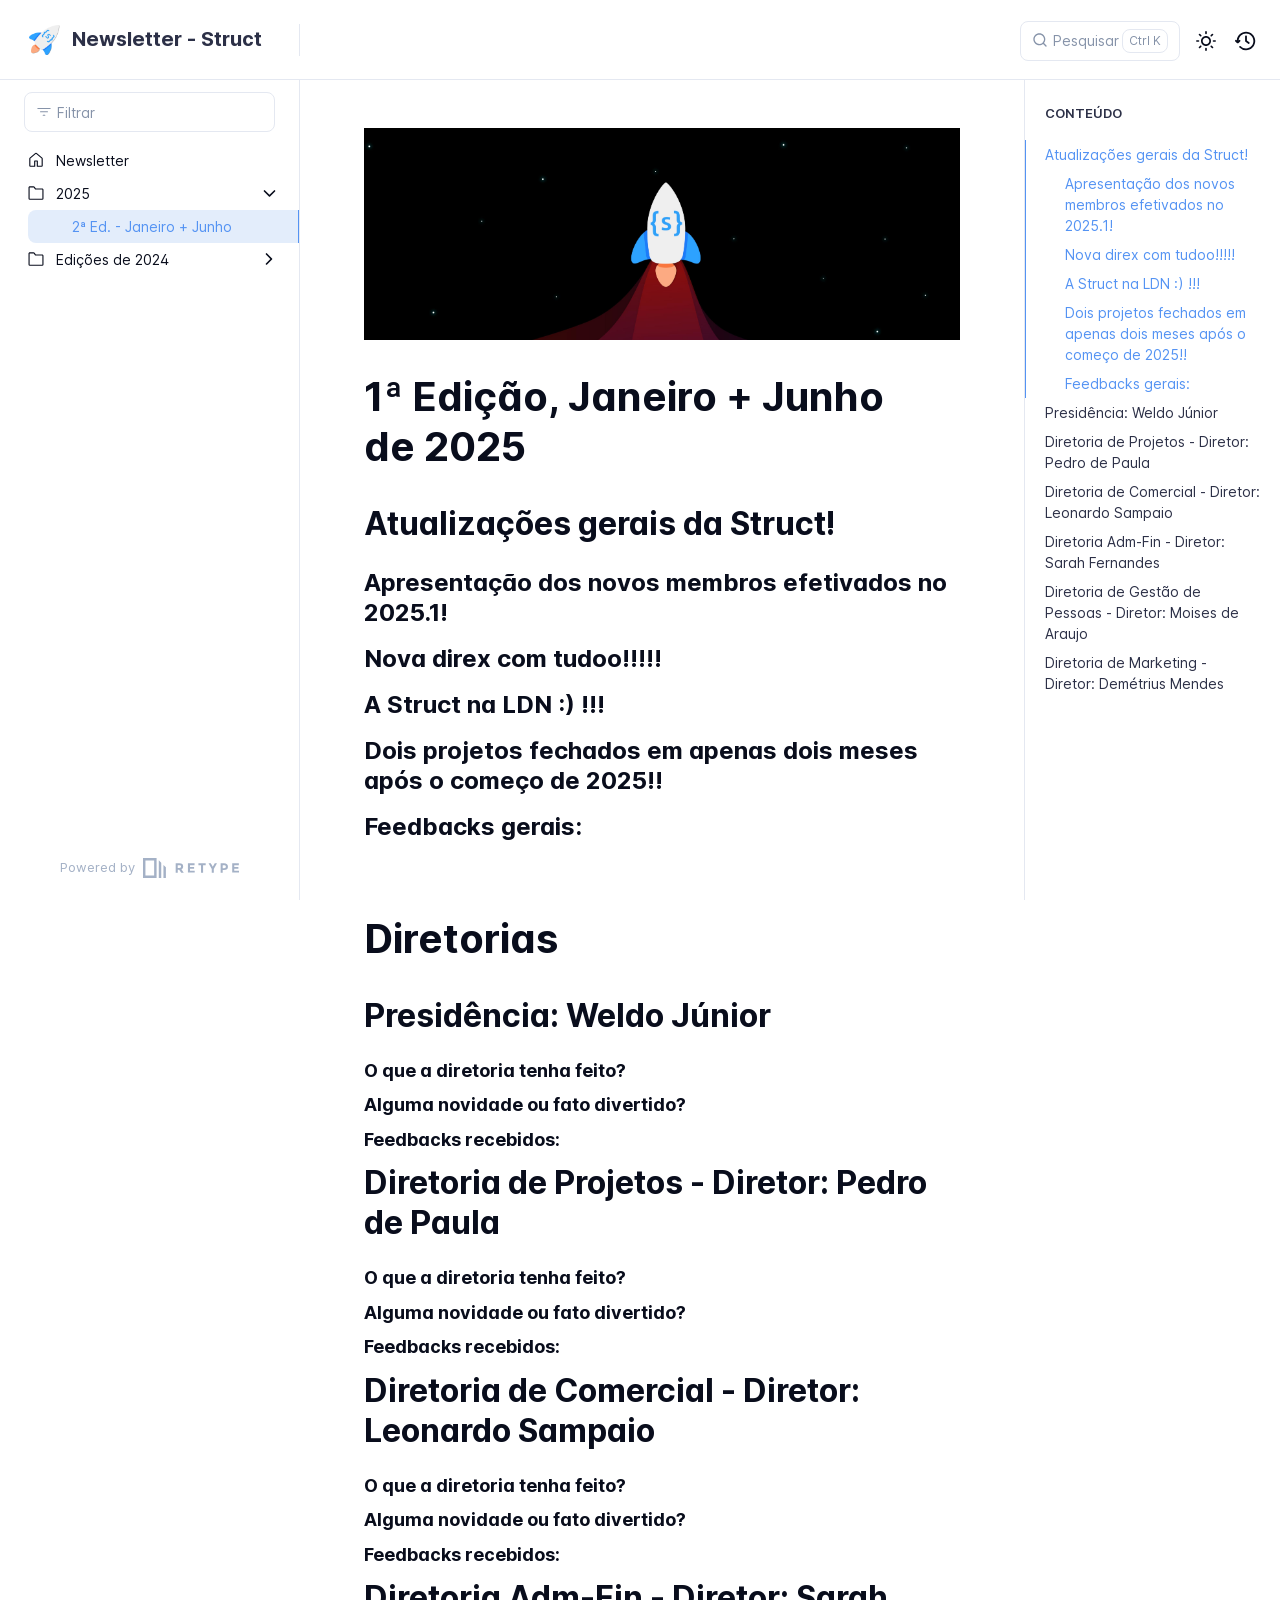
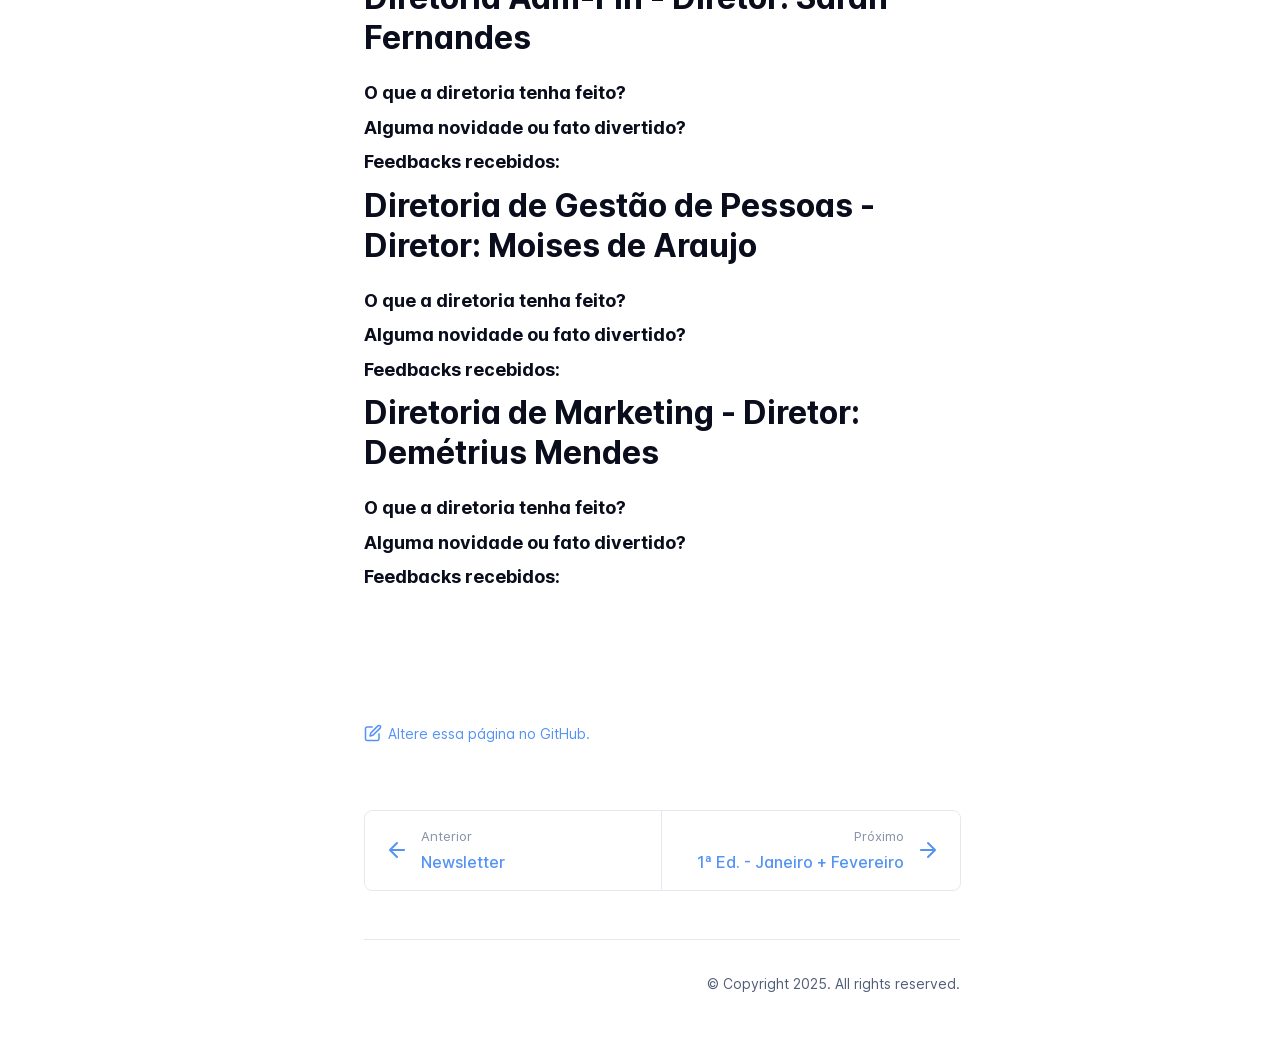
<file: 2025/1º-ed-janjun/index.html>
<!DOCTYPE html>
<html lang="pt-BR" class="h-full">
<head>
    <meta charset="UTF-8">
    <meta name="viewport" content="width=device-width,initial-scale=1">
    <meta name="turbo-cache-control" content="no-cache" data-turbo-track="reload" data-track-token="3.11.0.816214984077">

    <!-- See retype.com -->
    <meta name="generator" content="Retype 3.11.0">

    <!-- Primary Meta Tags -->
    <title>1&#170; Edi&#231;&#227;o, Janeiro + Junho de 2025</title>
    <meta name="title" content="1ª Edição, Janeiro + Junho de 2025">

    <!-- Canonical -->
    <link rel="canonical" href="https://newsletter.structej.com/2025/1º-ed-janjun/">

    <!-- Open Graph / Facebook -->
    <meta property="og:type" content="website">
    <meta property="og:url" content="https://newsletter.structej.com/2025/1º-ed-janjun/">
    <meta property="og:title" content="1ª Edição, Janeiro + Junho de 2025">
    <meta property="og:image" content="https://newsletter.structej.com/static/img_2024/primeira_ed/images/banner_rocket.jpg">

    <!-- Twitter -->
    <meta property="twitter:card" content="summary_large_image">
    <meta property="twitter:url" content="https://newsletter.structej.com/2025/1º-ed-janjun/">
    <meta property="twitter:title" content="1ª Edição, Janeiro + Junho de 2025">
    <meta property="twitter:image" content="https://newsletter.structej.com/static/img_2024/primeira_ed/images/banner_rocket.jpg">

    <script data-cfasync="false">(function(){var cl=document.documentElement.classList,ls=localStorage.getItem("retype_scheme"),hd=cl.contains("dark"),hl=cl.contains("light"),wm=window.matchMedia&&window.matchMedia("(prefers-color-scheme: dark)").matches;if(ls==="dark"||(!ls&&wm&&!hd&&!hl)){cl.remove("light");cl.add("dark")}else if(ls==="light"||(!ls&&!wm&&!hd&&!hl)){cl.remove("dark");cl.add("light")}})();</script>

    <link href="../../resources/css/retype.css?v=3.11.0.816214984077" rel="stylesheet">

    <script data-cfasync="false" src="../../resources/js/config.js?v=3.11.0.816214984077" data-turbo-eval="false" defer></script>
    <script data-cfasync="false" src="../../resources/js/retype.js?v=3.11.0" data-turbo-eval="false" defer></script>
    <script id="lunr-js" data-cfasync="false" src="../../resources/js/lunr.js?v=3.11.0.816214984077" data-turbo-eval="false" defer></script>
</head>
<body>
    <div id="retype-app" class="relative text-base antialiased text-base-text bg-base-bg font-body">
        <div class="absolute bottom-0 left-0" style="top: 5rem; right: 50%"></div>
    
        <header id="retype-header" class="sticky top-0 z-30 flex w-full h-16 bg-header-bg border-b border-header-border md:h-20">
            <div class="container relative flex items-center justify-between pr-6 grow md:justify-start">
                <!-- Mobile menu button skeleton -->
                <button v-cloak class="skeleton retype-mobile-menu-button flex items-center justify-center shrink-0 overflow-hidden dark:text-white focus:outline-none rounded-full w-10 h-10 ml-3.5 md:hidden"><svg xmlns="http://www.w3.org/2000/svg" class="mb-px shrink-0" width="24" height="24" viewBox="0 0 24 24" role="presentation" style="margin-bottom: 0px;"><g fill="currentColor"><path d="M2 4h20v2H2zM2 11h20v2H2zM2 18h20v2H2z"></path></g></svg></button>
                <div v-cloak id="retype-sidebar-left-toggle-button"></div>
        
                <!-- Logo -->
                <div class="flex items-center justify-between h-full py-2 md:w-75">
                    <div class="flex items-center px-2 md:px-6">
                        <a id="retype-branding-logo" href="../../" class="flex items-center leading-snug text-xl">
                            <span class="w-10 mr-2 grow-0 shrink-0 overflow-hidden">
                                <img class="max-h-10 dark:hidden md:inline-block" src="../../static/foguete.ico">
                                <img class="max-h-10 hidden dark:inline-block" src="../../static/foguete.ico">
                            </span>
                            <span class="dark:text-white font-bold line-clamp-1 md:line-clamp-2">Newsletter - Struct</span>
                        </a>
                    </div>
        
                    <span class="hidden h-8 border-r md:inline-block border-base-border"></span>
                </div>
        
                <div class="flex justify-between md:grow">
                    <!-- Top Nav -->
                    <nav id="retype-header-nav" class="hidden md:flex">
                        <ul class="flex flex-col mb-4 md:pl-16 md:mb-0 md:flex-row md:items-center">
                            
                        </ul>
                    </nav>
        
                    <!-- Header Right Skeleton -->
                    <div v-cloak class="flex justify-end grow skeleton">
        
                        <!-- Search input mock -->
                        <div class="relative hidden w-40 lg:block lg:max-w-sm lg:ml-auto">
                            <div class="absolute flex items-center justify-center h-full pl-3 dark:text-dark-300">
                                <svg xmlns="http://www.w3.org/2000/svg" class="icon-base" width="16" height="16" viewBox="0 0 24 24" aria-labelledby="icon" role="presentation" style="margin-bottom: 1px;"><g fill="currentColor" ><path d="M21.71 20.29l-3.68-3.68A8.963 8.963 0 0020 11c0-4.96-4.04-9-9-9s-9 4.04-9 9 4.04 9 9 9c2.12 0 4.07-.74 5.61-1.97l3.68 3.68c.2.19.45.29.71.29s.51-.1.71-.29c.39-.39.39-1.03 0-1.42zM4 11c0-3.86 3.14-7 7-7s7 3.14 7 7c0 1.92-.78 3.66-2.04 4.93-.01.01-.02.01-.02.01-.01.01-.01.01-.01.02A6.98 6.98 0 0111 18c-3.86 0-7-3.14-7-7z" ></path></g></svg>
                            </div>
                            <input class="w-full h-10 placeholder-search-placeholder transition-colors duration-200 ease-in bg-search-bg border border-transparent rounded md:text-sm hover:border-search-border-hover focus:outline-none focus:border-search-border-focus" style="padding: 0.625rem 0.75rem 0.625rem 2rem" type="text" placeholder="Pesquisar">
                        </div>
        
                        <!-- Mobile search button -->
                        <div class="flex items-center justify-center w-10 h-10 lg:hidden">
                            <svg xmlns="http://www.w3.org/2000/svg" class="shrink-0 icon-base" width="20" height="20" viewBox="0 0 24 24" aria-labelledby="icon" role="presentation" style="margin-bottom: 0px;"><g fill="currentColor" ><path d="M21.71 20.29l-3.68-3.68A8.963 8.963 0 0020 11c0-4.96-4.04-9-9-9s-9 4.04-9 9 4.04 9 9 9c2.12 0 4.07-.74 5.61-1.97l3.68 3.68c.2.19.45.29.71.29s.51-.1.71-.29c.39-.39.39-1.03 0-1.42zM4 11c0-3.86 3.14-7 7-7s7 3.14 7 7c0 1.92-.78 3.66-2.04 4.93-.01.01-.02.01-.02.01-.01.01-.01.01-.01.02A6.98 6.98 0 0111 18c-3.86 0-7-3.14-7-7z" ></path></g></svg>
                        </div>
        
                        <!-- Dark mode switch placeholder -->
                        <div class="w-10 h-10 lg:ml-2"></div>
        
                        <!-- History button -->
                        <div class="flex items-center justify-center w-10 h-10" style="margin-right: -0.625rem;">
                            <svg xmlns="http://www.w3.org/2000/svg" class="shrink-0 icon-base" width="22" height="22" viewBox="0 0 24 24" aria-labelledby="icon" role="presentation" style="margin-bottom: 0px;"><g fill="currentColor" ><g ><path d="M12.01 6.01c-.55 0-1 .45-1 1V12a1 1 0 00.4.8l3 2.22a.985.985 0 001.39-.2.996.996 0 00-.21-1.4l-2.6-1.92V7.01c.02-.55-.43-1-.98-1z"></path><path d="M12.01 1.91c-5.33 0-9.69 4.16-10.05 9.4l-.29-.26a.997.997 0 10-1.34 1.48l1.97 1.79c.19.17.43.26.67.26s.48-.09.67-.26l1.97-1.79a.997.997 0 10-1.34-1.48l-.31.28c.34-4.14 3.82-7.41 8.05-7.41 4.46 0 8.08 3.63 8.08 8.09s-3.63 8.08-8.08 8.08c-2.18 0-4.22-.85-5.75-2.4a.996.996 0 10-1.42 1.4 10.02 10.02 0 007.17 2.99c5.56 0 10.08-4.52 10.08-10.08.01-5.56-4.52-10.09-10.08-10.09z"></path></g></g></svg>
                        </div>
                    </div>
        
                    <div v-cloak class="flex justify-end grow">
                        <div id="retype-mobile-search-button"></div>
                        <doc-search-desktop></doc-search-desktop>
        
                        <doc-theme-switch class="lg:ml-2"></doc-theme-switch>
                        <doc-history></doc-history>
                    </div>
                </div>
            </div>
        </header>
    
    
        <div id="retype-container" class="container relative flex bg-white">
            <!-- Sidebar Skeleton -->
            <div v-cloak class="fixed flex flex-col shrink-0 duration-300 ease-in-out bg-sidebar-left-bg border-sidebar-left-border sidebar top-20 w-75 border-r h-screen md:sticky transition-transform skeleton">
            
                <div class="flex items-center h-16 px-6">
                    <input class="w-full h-8 px-3 py-2 transition-colors duration-200 ease-linear bg-filter-bg border border-filter-border rounded shadow-none text-sm focus:outline-none focus:border-filter-border-focus" type="text" placeholder="Filtrar">
                </div>
            
                <div class="pl-6 mt-1 mb-4">
                    <div class="w-32 h-3 mb-4 bg-skeleton-bg rounded-full loading"></div>
                    <div class="w-48 h-3 mb-4 bg-skeleton-bg rounded-full loading"></div>
                    <div class="w-40 h-3 mb-4 bg-skeleton-bg rounded-full loading"></div>
                    <div class="w-32 h-3 mb-4 bg-skeleton-bg rounded-full loading"></div>
                    <div class="w-48 h-3 mb-4 bg-skeleton-bg rounded-full loading"></div>
                    <div class="w-40 h-3 mb-4 bg-skeleton-bg rounded-full loading"></div>
                </div>
            
                <div class="shrink-0 mt-auto bg-transparent dark:border-base-border">
                    <a class="flex items-center justify-center flex-nowrap h-16 text-gray-350 dark:text-dark-400 hover:text-gray-600 dark:hover:text-dark-300 transition-colors duration-150 ease-in docs-powered-by" target="_blank" href="https://retype.com/" rel="noopener">
                        <span class="text-xs whitespace-nowrap">Powered by</span>
                        <svg xmlns="http://www.w3.org/2000/svg" class="ml-2" fill="currentColor" width="96" height="20" overflow="visible"><path d="M0 0v20h13.59V0H0zm11.15 17.54H2.44V2.46h8.71v15.08zM15.8 20h2.44V4.67L15.8 2.22zM20.45 6.89V20h2.44V9.34z"/><g><path d="M40.16 8.44c0 1.49-.59 2.45-1.75 2.88l2.34 3.32h-2.53l-2.04-2.96h-1.43v2.96h-2.06V5.36h3.5c1.43 0 2.46.24 3.07.73s.9 1.27.9 2.35zm-2.48 1.1c.26-.23.38-.59.38-1.09 0-.5-.13-.84-.4-1.03s-.73-.28-1.39-.28h-1.54v2.75h1.5c.72 0 1.2-.12 1.45-.35zM51.56 5.36V7.2h-4.59v1.91h4.13v1.76h-4.13v1.92h4.74v1.83h-6.79V5.36h6.64zM60.09 7.15v7.48h-2.06V7.15h-2.61V5.36h7.28v1.79h-2.61zM70.81 14.64h-2.06v-3.66l-3.19-5.61h2.23l1.99 3.45 1.99-3.45H74l-3.19 5.61v3.66zM83.99 6.19c.65.55.97 1.4.97 2.55s-.33 1.98-1 2.51-1.68.8-3.04.8h-1.23v2.59h-2.06V5.36h3.26c1.42 0 2.45.28 3.1.83zm-1.51 3.65c.25-.28.37-.69.37-1.22s-.16-.92-.48-1.14c-.32-.23-.82-.34-1.5-.34H79.7v3.12h1.38c.68 0 1.15-.14 1.4-.42zM95.85 5.36V7.2h-4.59v1.91h4.13v1.76h-4.13v1.92H96v1.83h-6.79V5.36h6.64z"/></g></svg>
                    </a>
                </div>
            </div>
            
            <!-- Sidebar component -->
            <doc-sidebar v-cloak>
                <template #sidebar-footer>
                    <div class="shrink-0 mt-auto border-t md:bg-transparent md:border-none dark:border-base-border">
            
                        <a class="flex items-center justify-center flex-nowrap h-16 text-gray-350 dark:text-dark-400 hover:text-gray-600 dark:hover:text-dark-300 transition-colors duration-150 ease-in docs-powered-by" target="_blank" href="https://retype.com/" rel="noopener">
                            <span class="text-xs whitespace-nowrap">Powered by</span>
                            <svg xmlns="http://www.w3.org/2000/svg" class="ml-2" fill="currentColor" width="96" height="20" overflow="visible"><path d="M0 0v20h13.59V0H0zm11.15 17.54H2.44V2.46h8.71v15.08zM15.8 20h2.44V4.67L15.8 2.22zM20.45 6.89V20h2.44V9.34z"/><g><path d="M40.16 8.44c0 1.49-.59 2.45-1.75 2.88l2.34 3.32h-2.53l-2.04-2.96h-1.43v2.96h-2.06V5.36h3.5c1.43 0 2.46.24 3.07.73s.9 1.27.9 2.35zm-2.48 1.1c.26-.23.38-.59.38-1.09 0-.5-.13-.84-.4-1.03s-.73-.28-1.39-.28h-1.54v2.75h1.5c.72 0 1.2-.12 1.45-.35zM51.56 5.36V7.2h-4.59v1.91h4.13v1.76h-4.13v1.92h4.74v1.83h-6.79V5.36h6.64zM60.09 7.15v7.48h-2.06V7.15h-2.61V5.36h7.28v1.79h-2.61zM70.81 14.64h-2.06v-3.66l-3.19-5.61h2.23l1.99 3.45 1.99-3.45H74l-3.19 5.61v3.66zM83.99 6.19c.65.55.97 1.4.97 2.55s-.33 1.98-1 2.51-1.68.8-3.04.8h-1.23v2.59h-2.06V5.36h3.26c1.42 0 2.45.28 3.1.83zm-1.51 3.65c.25-.28.37-.69.37-1.22s-.16-.92-.48-1.14c-.32-.23-.82-.34-1.5-.34H79.7v3.12h1.38c.68 0 1.15-.14 1.4-.42zM95.85 5.36V7.2h-4.59v1.91h4.13v1.76h-4.13v1.92H96v1.83h-6.79V5.36h6.64z"/></g></svg>
                        </a>
                    </div>
                </template>
            </doc-sidebar>
    
            <div class="grow min-w-0 bg-body-bg">
                <!-- Render "toolbar" template here on api pages --><!-- Render page content -->
                <div class="flex">
                    <div id="retype-main" class="min-w-0 p-4 grow md:px-16">
                        <main class="relative pb-12 lg:pt-2">
                            <div class="retype-markdown" id="retype-content">
                                <!-- Rendered if sidebar right is enabled -->
                                <div id="retype-sidebar-right-toggle"></div>
                                <!-- Page content  -->
<p><figure class="content-center">
    <img src="../../static/img_2024/primeira_ed/images/banner_rocket.jpg" alt="" class="rounded-image-rounded border-image-border border-image-border-width" />
    <figcaption class="caption"></figcaption>
</figure>
</p>
<doc-anchor-target id="1ª-edição-janeiro--junho-de-2025" class="break-words">
    <h1>
        <doc-anchor-trigger class="header-anchor-trigger" to="#1ª-edição-janeiro--junho-de-2025">#</doc-anchor-trigger>
        <span>1ª Edição, Janeiro + Junho de 2025</span>
    </h1>
</doc-anchor-target>
<doc-anchor-target id="atualizações-gerais-da-struct">
    <h2>
        <doc-anchor-trigger class="header-anchor-trigger" to="#atualizações-gerais-da-struct">#</doc-anchor-trigger>
        <span>Atualizações gerais da Struct!</span>
    </h2>
</doc-anchor-target>
<doc-anchor-target id="apresentação-dos-novos-membros-efetivados-no-20251">
    <h3>
        <doc-anchor-trigger class="header-anchor-trigger" to="#apresentação-dos-novos-membros-efetivados-no-20251">#</doc-anchor-trigger>
        <span>Apresentação dos novos membros efetivados no 2025.1!</span>
    </h3>
</doc-anchor-target>
<doc-anchor-target id="nova-direx-com-tudoo">
    <h3>
        <doc-anchor-trigger class="header-anchor-trigger" to="#nova-direx-com-tudoo">#</doc-anchor-trigger>
        <span>Nova direx com tudoo!!!!!</span>
    </h3>
</doc-anchor-target>
<doc-anchor-target id="a-struct-na-ldn--">
    <h3>
        <doc-anchor-trigger class="header-anchor-trigger" to="#a-struct-na-ldn--">#</doc-anchor-trigger>
        <span>A Struct na LDN :) !!!</span>
    </h3>
</doc-anchor-target>
<doc-anchor-target id="dois-projetos-fechados-em-apenas-dois-meses-após-o-começo-de-2025">
    <h3>
        <doc-anchor-trigger class="header-anchor-trigger" to="#dois-projetos-fechados-em-apenas-dois-meses-após-o-começo-de-2025">#</doc-anchor-trigger>
        <span>Dois projetos fechados em apenas dois meses após o começo de 2025!!</span>
    </h3>
</doc-anchor-target>
<doc-anchor-target id="feedbacks-gerais">
    <h3>
        <doc-anchor-trigger class="header-anchor-trigger" to="#feedbacks-gerais">#</doc-anchor-trigger>
        <span>Feedbacks gerais:</span>
    </h3>
</doc-anchor-target>
<br>
<br>
<doc-anchor-target id="diretorias">
    <h1>
        <doc-anchor-trigger class="header-anchor-trigger" to="#diretorias">#</doc-anchor-trigger>
        <span>Diretorias</span>
    </h1>
</doc-anchor-target>
<doc-anchor-target id="presidência-weldo-júnior">
    <h2>
        <doc-anchor-trigger class="header-anchor-trigger" to="#presidência-weldo-júnior">#</doc-anchor-trigger>
        <span>Presidência: Weldo Júnior</span>
    </h2>
</doc-anchor-target>
<doc-anchor-target id="o-que-a-diretoria-tenha-feito">
    <h4>
        <doc-anchor-trigger class="header-anchor-trigger" to="#o-que-a-diretoria-tenha-feito">#</doc-anchor-trigger>
        <span>O que a diretoria tenha feito?</span>
    </h4>
</doc-anchor-target>
<doc-anchor-target id="alguma-novidade-ou-fato-divertido">
    <h4>
        <doc-anchor-trigger class="header-anchor-trigger" to="#alguma-novidade-ou-fato-divertido">#</doc-anchor-trigger>
        <span>Alguma novidade ou fato divertido?</span>
    </h4>
</doc-anchor-target>
<doc-anchor-target id="feedbacks-recebidos">
    <h4>
        <doc-anchor-trigger class="header-anchor-trigger" to="#feedbacks-recebidos">#</doc-anchor-trigger>
        <span>Feedbacks recebidos:</span>
    </h4>
</doc-anchor-target>
<doc-anchor-target id="diretoria-de-projetos---diretor-pedro-de-paula">
    <h2>
        <doc-anchor-trigger class="header-anchor-trigger" to="#diretoria-de-projetos---diretor-pedro-de-paula">#</doc-anchor-trigger>
        <span>Diretoria de Projetos - Diretor: Pedro de Paula</span>
    </h2>
</doc-anchor-target>
<doc-anchor-target id="o-que-a-diretoria-tenha-feito-1">
    <h4>
        <doc-anchor-trigger class="header-anchor-trigger" to="#o-que-a-diretoria-tenha-feito-1">#</doc-anchor-trigger>
        <span>O que a diretoria tenha feito?</span>
    </h4>
</doc-anchor-target>
<doc-anchor-target id="alguma-novidade-ou-fato-divertido-1">
    <h4>
        <doc-anchor-trigger class="header-anchor-trigger" to="#alguma-novidade-ou-fato-divertido-1">#</doc-anchor-trigger>
        <span>Alguma novidade ou fato divertido?</span>
    </h4>
</doc-anchor-target>
<doc-anchor-target id="feedbacks-recebidos-1">
    <h4>
        <doc-anchor-trigger class="header-anchor-trigger" to="#feedbacks-recebidos-1">#</doc-anchor-trigger>
        <span>Feedbacks recebidos:</span>
    </h4>
</doc-anchor-target>
<doc-anchor-target id="diretoria-de-comercial---diretor-leonardo-sampaio">
    <h2>
        <doc-anchor-trigger class="header-anchor-trigger" to="#diretoria-de-comercial---diretor-leonardo-sampaio">#</doc-anchor-trigger>
        <span>Diretoria de Comercial - Diretor: Leonardo Sampaio</span>
    </h2>
</doc-anchor-target>
<doc-anchor-target id="o-que-a-diretoria-tenha-feito-2">
    <h4>
        <doc-anchor-trigger class="header-anchor-trigger" to="#o-que-a-diretoria-tenha-feito-2">#</doc-anchor-trigger>
        <span>O que a diretoria tenha feito?</span>
    </h4>
</doc-anchor-target>
<doc-anchor-target id="alguma-novidade-ou-fato-divertido-2">
    <h4>
        <doc-anchor-trigger class="header-anchor-trigger" to="#alguma-novidade-ou-fato-divertido-2">#</doc-anchor-trigger>
        <span>Alguma novidade ou fato divertido?</span>
    </h4>
</doc-anchor-target>
<doc-anchor-target id="feedbacks-recebidos-2">
    <h4>
        <doc-anchor-trigger class="header-anchor-trigger" to="#feedbacks-recebidos-2">#</doc-anchor-trigger>
        <span>Feedbacks recebidos:</span>
    </h4>
</doc-anchor-target>
<doc-anchor-target id="diretoria-adm-fin---diretor-sarah-fernandes">
    <h2>
        <doc-anchor-trigger class="header-anchor-trigger" to="#diretoria-adm-fin---diretor-sarah-fernandes">#</doc-anchor-trigger>
        <span>Diretoria Adm-Fin - Diretor: Sarah Fernandes</span>
    </h2>
</doc-anchor-target>
<doc-anchor-target id="o-que-a-diretoria-tenha-feito-3">
    <h4>
        <doc-anchor-trigger class="header-anchor-trigger" to="#o-que-a-diretoria-tenha-feito-3">#</doc-anchor-trigger>
        <span>O que a diretoria tenha feito?</span>
    </h4>
</doc-anchor-target>
<doc-anchor-target id="alguma-novidade-ou-fato-divertido-3">
    <h4>
        <doc-anchor-trigger class="header-anchor-trigger" to="#alguma-novidade-ou-fato-divertido-3">#</doc-anchor-trigger>
        <span>Alguma novidade ou fato divertido?</span>
    </h4>
</doc-anchor-target>
<doc-anchor-target id="feedbacks-recebidos-3">
    <h4>
        <doc-anchor-trigger class="header-anchor-trigger" to="#feedbacks-recebidos-3">#</doc-anchor-trigger>
        <span>Feedbacks recebidos:</span>
    </h4>
</doc-anchor-target>
<doc-anchor-target id="diretoria-de-gestão-de-pessoas---diretor-moises-de-araujo">
    <h2>
        <doc-anchor-trigger class="header-anchor-trigger" to="#diretoria-de-gestão-de-pessoas---diretor-moises-de-araujo">#</doc-anchor-trigger>
        <span>Diretoria de Gestão de Pessoas - Diretor: Moises de Araujo</span>
    </h2>
</doc-anchor-target>
<doc-anchor-target id="o-que-a-diretoria-tenha-feito-4">
    <h4>
        <doc-anchor-trigger class="header-anchor-trigger" to="#o-que-a-diretoria-tenha-feito-4">#</doc-anchor-trigger>
        <span>O que a diretoria tenha feito?</span>
    </h4>
</doc-anchor-target>
<doc-anchor-target id="alguma-novidade-ou-fato-divertido-4">
    <h4>
        <doc-anchor-trigger class="header-anchor-trigger" to="#alguma-novidade-ou-fato-divertido-4">#</doc-anchor-trigger>
        <span>Alguma novidade ou fato divertido?</span>
    </h4>
</doc-anchor-target>
<doc-anchor-target id="feedbacks-recebidos-4">
    <h4>
        <doc-anchor-trigger class="header-anchor-trigger" to="#feedbacks-recebidos-4">#</doc-anchor-trigger>
        <span>Feedbacks recebidos:</span>
    </h4>
</doc-anchor-target>
<doc-anchor-target id="diretoria-de-marketing---diretor-demétrius-mendes">
    <h2>
        <doc-anchor-trigger class="header-anchor-trigger" to="#diretoria-de-marketing---diretor-demétrius-mendes">#</doc-anchor-trigger>
        <span>Diretoria de Marketing - Diretor: Demétrius Mendes</span>
    </h2>
</doc-anchor-target>
<doc-anchor-target id="o-que-a-diretoria-tenha-feito-5">
    <h4>
        <doc-anchor-trigger class="header-anchor-trigger" to="#o-que-a-diretoria-tenha-feito-5">#</doc-anchor-trigger>
        <span>O que a diretoria tenha feito?</span>
    </h4>
</doc-anchor-target>
<doc-anchor-target id="alguma-novidade-ou-fato-divertido-5">
    <h4>
        <doc-anchor-trigger class="header-anchor-trigger" to="#alguma-novidade-ou-fato-divertido-5">#</doc-anchor-trigger>
        <span>Alguma novidade ou fato divertido?</span>
    </h4>
</doc-anchor-target>
<doc-anchor-target id="feedbacks-recebidos-5">
    <h4>
        <doc-anchor-trigger class="header-anchor-trigger" to="#feedbacks-recebidos-5">#</doc-anchor-trigger>
        <span>Feedbacks recebidos:</span>
    </h4>
</doc-anchor-target>
<br>
<br>

                                
                                <!-- Required only on API pages -->
                                <doc-toolbar-member-filter-no-results></doc-toolbar-member-filter-no-results>
                            </div>
                            <footer id="retype-content-footer" class="clear-both">
                                <div class="flex flex-wrap items-center justify-between mt-14">
                                    <a id="retype-edit-this-page" class="my-2.5 inline-flex items-center text-sm whitespace-nowrap text-body-link font-body-link-weight hover:text-body-link-hover hover:underline" href="https://github.com/StructCE/newsletter/blob/main/2025/1º Ed.-Jan+Jun/index.md" target="_blank" rel="noopener">
                                        <svg class="mr-1.5" xmlns="http://www.w3.org/2000/svg" width="18" height="18" viewBox="0 0 24 24" fill="currentColor" overflow="visible"><path d="M20 12c-.55 0-1 .45-1 1v7c0 .55-.45 1-1 1H4c-.55 0-1-.45-1-1V6c0-.55.45-1 1-1h7c.55 0 1-.45 1-1s-.45-1-1-1H4C2.35 3 1 4.35 1 6v14c0 1.65 1.35 3 3 3h14c1.65 0 3-1.35 3-3v-7c0-.55-.45-1-1-1z" /><path d="M22.21 1.79c-1.18-1.18-3.24-1.18-4.41 0l-9.5 9.5c-.13.13-.22.29-.26.46l-1 4c-.08.34.01.7.26.95.18.2.44.3.7.3.08 0 .16-.01.24-.03l4-1c.18-.04.34-.13.46-.26l9.5-9.5c1.22-1.22 1.22-3.2.01-4.42zm-1.42 3l-9.3 9.3-2.11.53.53-2.11 9.3-9.3c.42-.42 1.16-.42 1.59 0 .43.43.43 1.15-.01 1.58z" /><path fill="none" d="M0 0h24v24H0z" /></svg>
                                        <span>Altere essa página no GitHub.</span>
                                    </a>
                                </div>
                            
                                <nav id="retype-nextprev" class="print:hidden flex mt-14">
                                    <div class="w-1/2">
                                        <a class="px-5 py-4 h-full flex items-center break-normal font-medium text-body-link border border-base-border hover:border-base-border-hover rounded-l-lg transition-colors duration-150 relative hover:z-5" href="../../">
                                            <svg xmlns="http://www.w3.org/2000/svg" class="mr-3" width="24" height="24" viewBox="0 0 24 24" fill="currentColor" overflow="visible"><path d="M19 11H7.41l5.29-5.29a.996.996 0 10-1.41-1.41l-7 7a1 1 0 000 1.42l7 7a1.024 1.024 0 001.42-.01.996.996 0 000-1.41L7.41 13H19c.55 0 1-.45 1-1s-.45-1-1-1z" /><path fill="none" d="M0 0h24v24H0z" /></svg>
                                            <span>
                                                <span class="block text-xs font-normal text-base-text-muted">Anterior</span>
                                                <span class="block mt-1">Newsletter</span>
                                            </span>
                                        </a>
                                    </div>
                            
                                    <div class="w-1/2">
                                        <a class="px-5 py-4 -mx-px h-full flex items-center justify-end break-normal font-medium text-body-link border border-base-border hover:border-base-border-hover rounded-r-lg transition-colors duration-150 relative hover:z-5" href="../../2024/1ª-ed-janfev/">
                                            <span>
                                                <span class="block text-xs font-normal text-right text-base-text-muted">Próximo</span>
                                                <span class="block mt-1">1​ª Ed. - Janeiro + Fevereiro</span>
                                            </span>
                                            <svg xmlns="http://www.w3.org/2000/svg" class="ml-3" width="24" height="24" viewBox="0 0 24 24" fill="currentColor" overflow="visible"><path d="M19.92 12.38a1 1 0 00-.22-1.09l-7-7a.996.996 0 10-1.41 1.41l5.3 5.3H5c-.55 0-1 .45-1 1s.45 1 1 1h11.59l-5.29 5.29a.996.996 0 000 1.41c.19.2.44.3.7.3s.51-.1.71-.29l7-7c.09-.09.16-.21.21-.33z" /><path fill="none" d="M0 0h24v24H0z" /></svg>
                                        </a>
                                    </div>
                                </nav>
                            </footer>
                        </main>
                
                        <div id="retype-page-footer" class="print:border-none border-t border-base-border pt-6 mb-8">
                            <footer class="flex flex-wrap items-center justify-between print:justify-center">
                                <div id="retype-footer-links" class="print:hidden">
                                    <ul class="flex flex-wrap items-center text-sm">
                                    </ul>
                                </div>
                                <div id="retype-copyright" class="print:justify-center py-2 text-footer-text font-footer-link-weight text-sm leading-relaxed"><p>© Copyright 2025. All rights reserved.</p></div>
                            </footer>
                        </div>
                    </div>
                
                    <!-- Rendered if sidebar right is enabled -->
                    <!-- Sidebar right skeleton-->
                    <div v-cloak class="fixed top-0 bottom-0 right-0 translate-x-full bg-sidebar-right-bg border-sidebar-right-border lg:sticky lg:border-l lg:shrink-0 lg:pt-6 lg:transform-none sm:w-1/2 lg:w-64 lg:z-0 md:w-104 sidebar-right skeleton">
                        <div class="pl-5">
                            <div class="w-32 h-3 mb-4 bg-skeleton-bg rounded-full loading"></div>
                            <div class="w-48 h-3 mb-4 bg-skeleton-bg rounded-full loading"></div>
                            <div class="w-40 h-3 mb-4 bg-skeleton-bg rounded-full loading"></div>
                        </div>
                    </div>
                
                    <!-- User should be able to hide sidebar right -->
                    <doc-sidebar-right v-cloak></doc-sidebar-right>
                </div>

            </div>
        </div>
    
        <doc-search-mobile></doc-search-mobile>
        <doc-back-to-top></doc-back-to-top>
    </div>


    <div id="retype-overlay-target"></div>

    <script data-cfasync="false">window.__DOCS__ = { "title": "2ª Ed. - Janeiro + Junho", level: 2, icon: "file", hasPrism: false, hasMermaid: false, hasMath: false, tocDepth: 23 }</script>
</body>
</html>
</file>
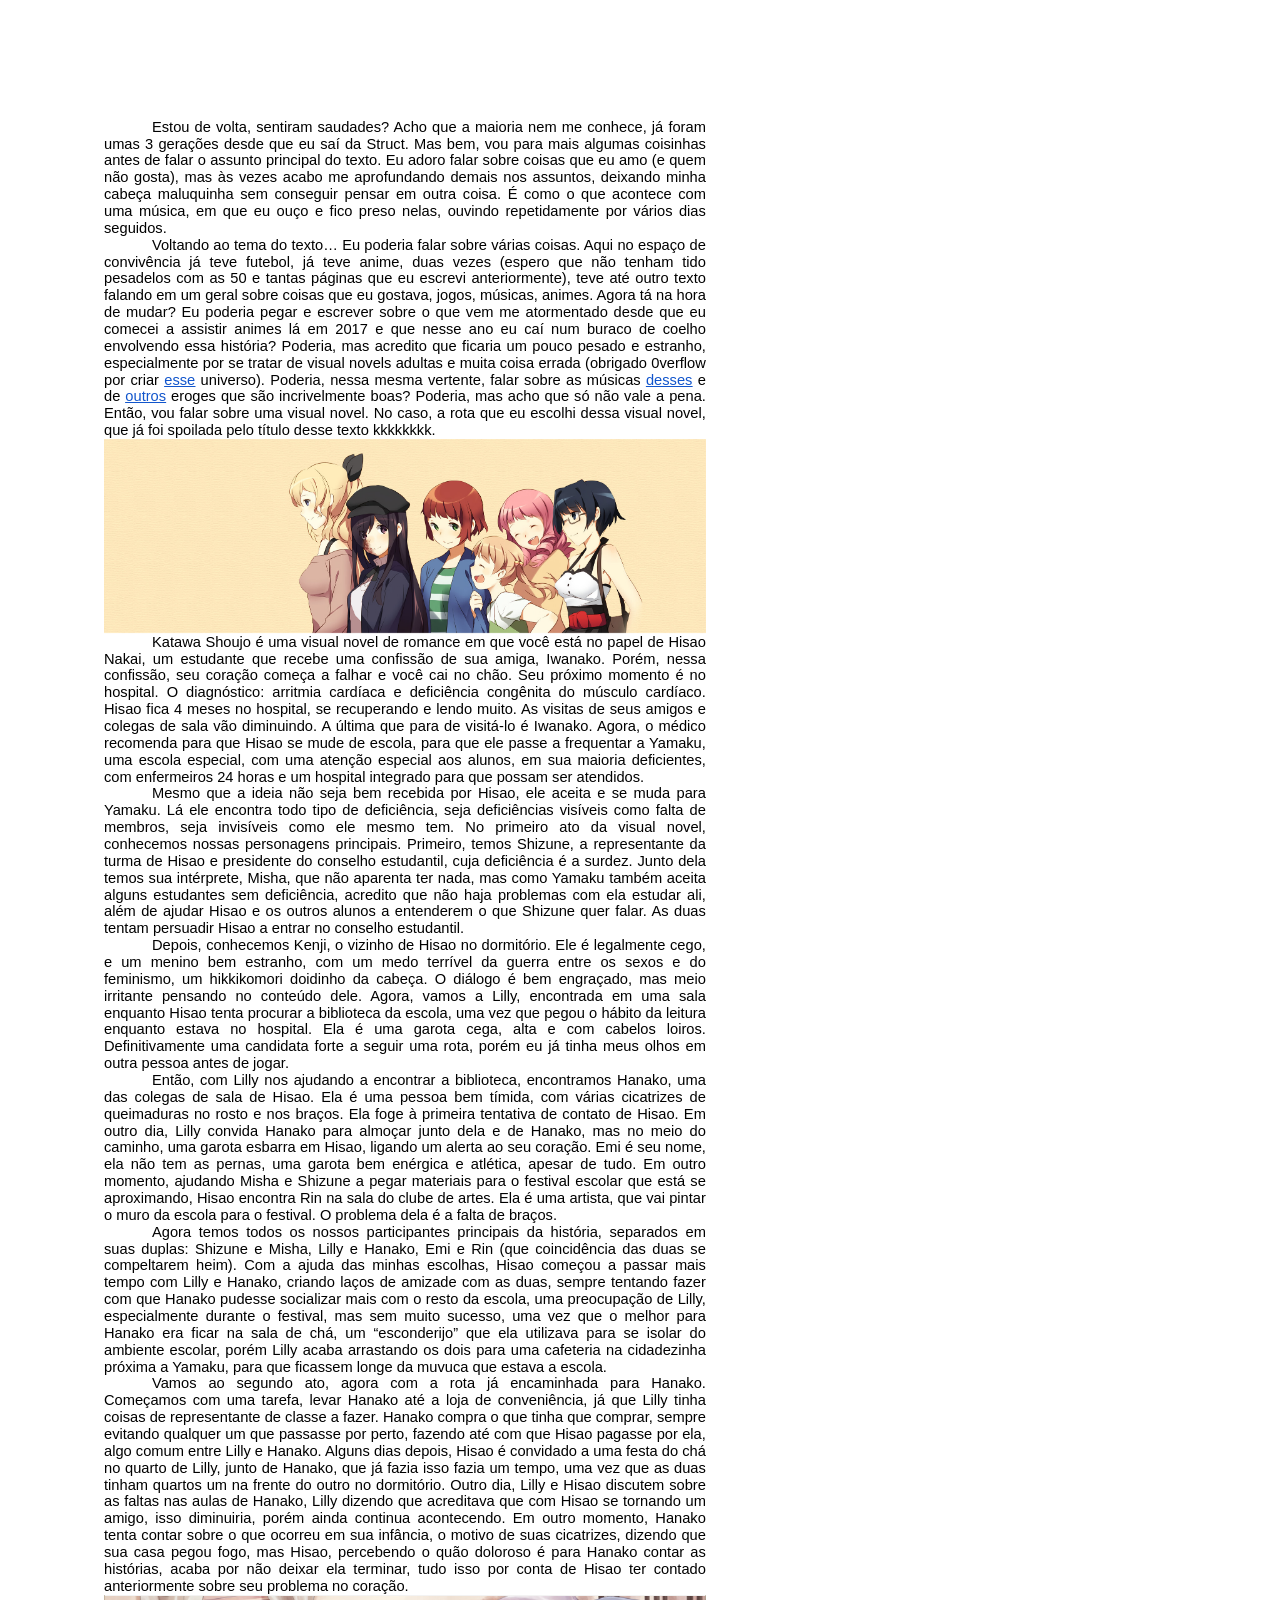
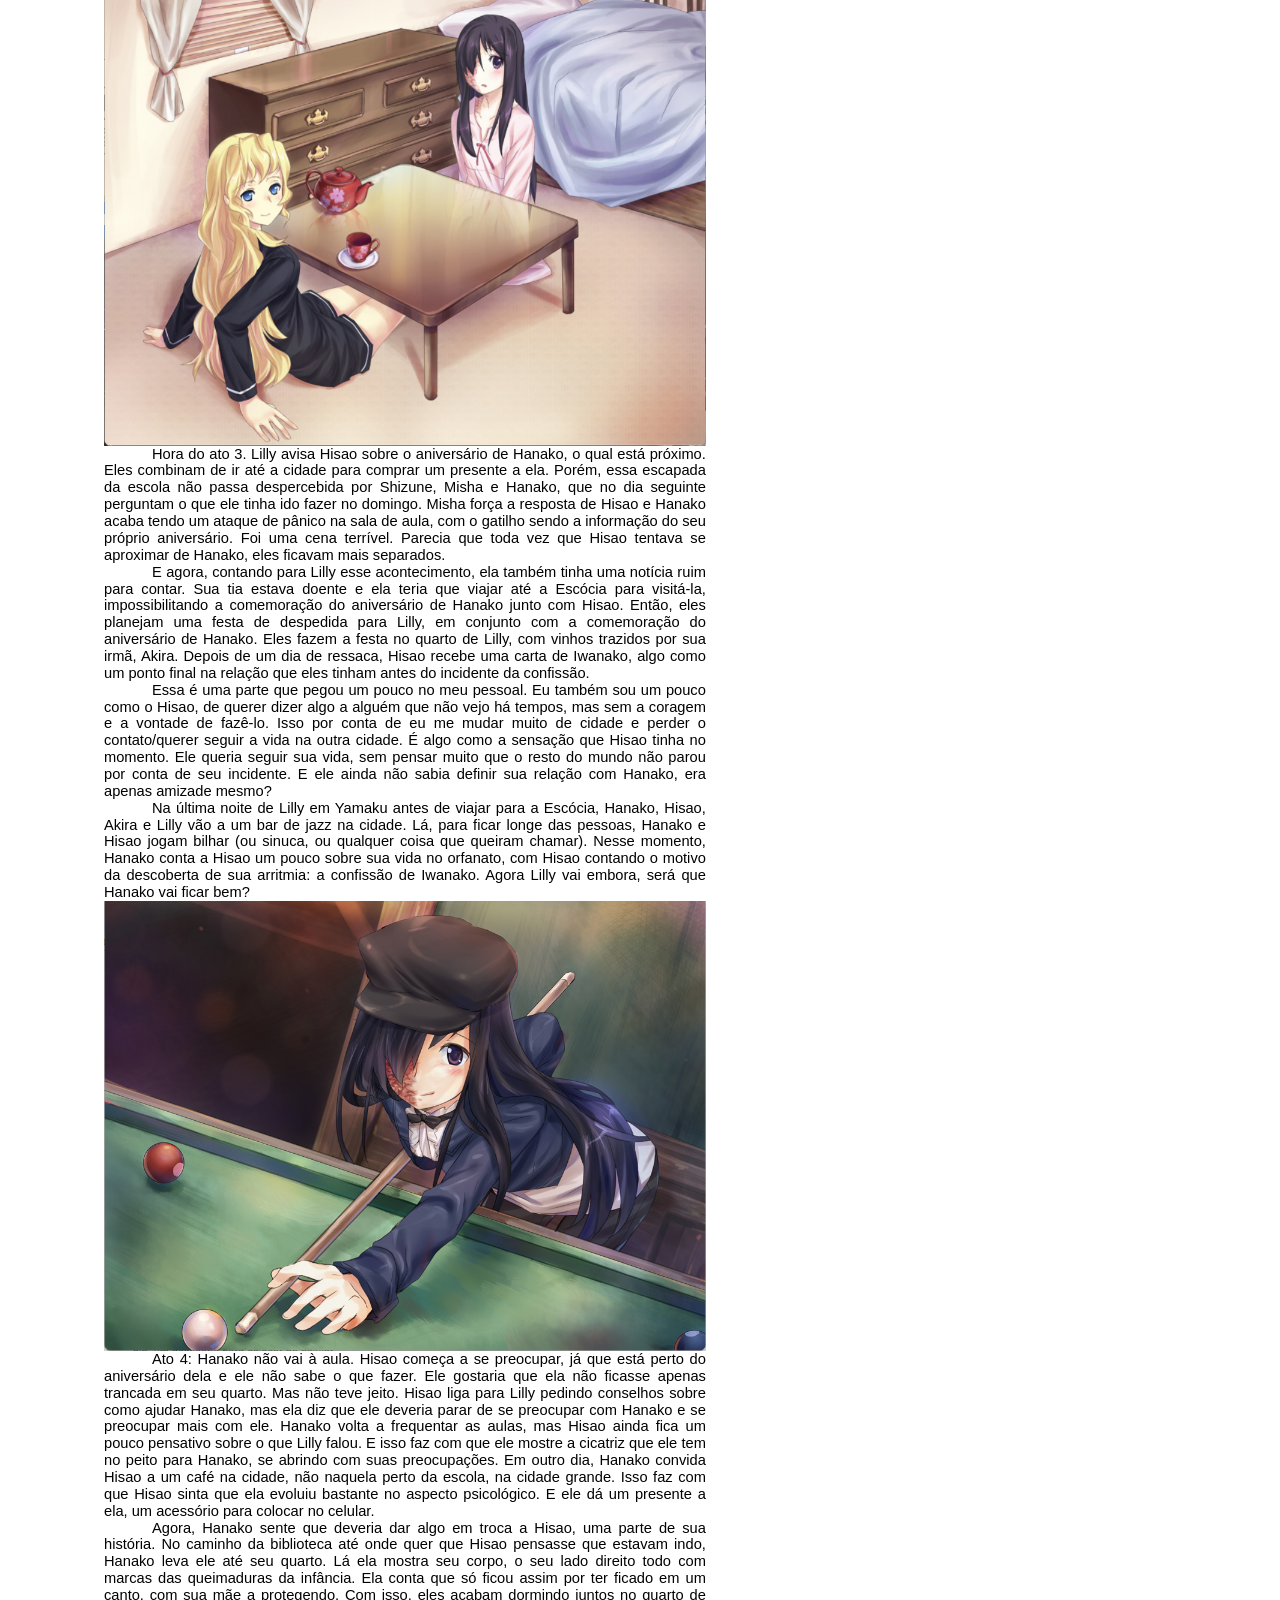
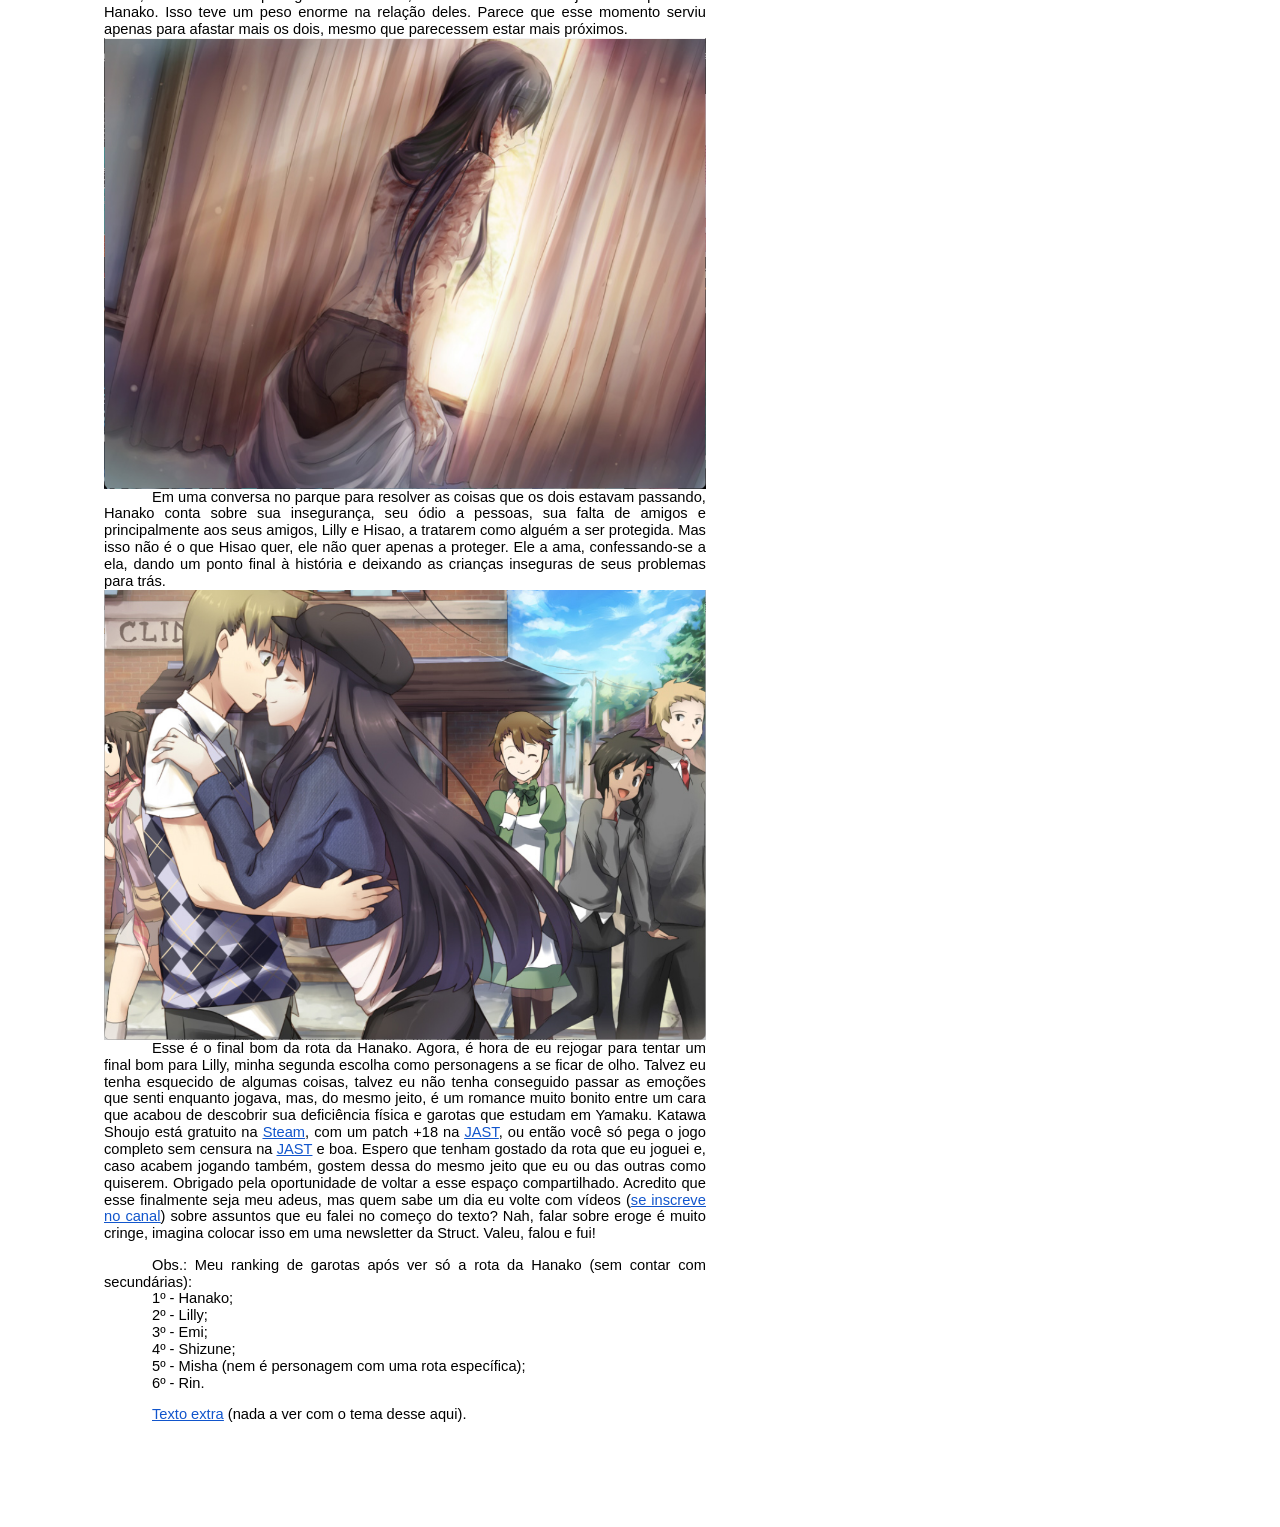
<file: static/img_2024/quinta_ed/espaço_de_convivencia_img/KatawaShoujoRotaHanako.html>
<html><head><meta content="text/html; charset=UTF-8" http-equiv="content-type"><style type="text/css">ol{margin:0;padding:0}table td,table th{padding:0}.c3{color:#000000;font-weight:400;text-decoration:none;vertical-align:baseline;font-size:11pt;font-family:"Arial";font-style:normal}.c7{padding-top:0pt;padding-bottom:0pt;line-height:1.15;orphans:2;widows:2;text-align:left;height:11pt}.c0{padding-top:0pt;text-indent:36pt;padding-bottom:0pt;line-height:1.15;orphans:2;widows:2;text-align:justify}.c9{padding-top:0pt;padding-bottom:0pt;line-height:1.15;orphans:2;widows:2;text-align:left}.c1{padding-top:0pt;padding-bottom:0pt;line-height:1.15;orphans:2;widows:2;text-align:justify}.c6{padding-top:0pt;padding-bottom:0pt;line-height:1.15;orphans:2;widows:2;text-align:center}.c2{text-decoration-skip-ink:none;-webkit-text-decoration-skip:none;color:#1155cc;text-decoration:underline}.c5{background-color:#ffffff;max-width:451.4pt;padding:72pt 72pt 72pt 72pt}.c4{color:inherit;text-decoration:inherit}.c8{height:11pt}.title{padding-top:0pt;color:#000000;font-size:26pt;padding-bottom:3pt;font-family:"Arial";line-height:1.15;page-break-after:avoid;orphans:2;widows:2;text-align:left}.subtitle{padding-top:0pt;color:#666666;font-size:15pt;padding-bottom:16pt;font-family:"Arial";line-height:1.15;page-break-after:avoid;orphans:2;widows:2;text-align:left}li{color:#000000;font-size:11pt;font-family:"Arial"}p{margin:0;color:#000000;font-size:11pt;font-family:"Arial"}h1{padding-top:20pt;color:#000000;font-size:20pt;padding-bottom:6pt;font-family:"Arial";line-height:1.15;page-break-after:avoid;orphans:2;widows:2;text-align:left}h2{padding-top:18pt;color:#000000;font-size:16pt;padding-bottom:6pt;font-family:"Arial";line-height:1.15;page-break-after:avoid;orphans:2;widows:2;text-align:left}h3{padding-top:16pt;color:#434343;font-size:14pt;padding-bottom:4pt;font-family:"Arial";line-height:1.15;page-break-after:avoid;orphans:2;widows:2;text-align:left}h4{padding-top:14pt;color:#666666;font-size:12pt;padding-bottom:4pt;font-family:"Arial";line-height:1.15;page-break-after:avoid;orphans:2;widows:2;text-align:left}h5{padding-top:12pt;color:#666666;font-size:11pt;padding-bottom:4pt;font-family:"Arial";line-height:1.15;page-break-after:avoid;orphans:2;widows:2;text-align:left}h6{padding-top:12pt;color:#666666;font-size:11pt;padding-bottom:4pt;font-family:"Arial";line-height:1.15;page-break-after:avoid;font-style:italic;orphans:2;widows:2;text-align:left}</style></head><body class="c5 doc-content"><div><p class="c7"><span class="c3"></span></p></div><p class="c0"><span class="c3">Estou de volta, sentiram saudades? Acho que a maioria nem me conhece, j&aacute; foram umas 3 gera&ccedil;&otilde;es desde que eu sa&iacute; da Struct. Mas bem, vou para mais algumas coisinhas antes de falar o assunto principal do texto. Eu adoro falar sobre coisas que eu amo (e quem n&atilde;o gosta), mas &agrave;s vezes acabo me aprofundando demais nos assuntos, deixando minha cabe&ccedil;a maluquinha sem conseguir pensar em outra coisa. &Eacute; como o que acontece com uma m&uacute;sica, em que eu ou&ccedil;o e fico preso nelas, ouvindo repetidamente por v&aacute;rios dias seguidos.</span></p><p class="c0"><span>Voltando ao tema do texto&hellip; Eu poderia falar sobre v&aacute;rias coisas. Aqui no espa&ccedil;o de conviv&ecirc;ncia j&aacute; teve futebol, j&aacute; teve anime, duas vezes (espero que n&atilde;o tenham tido pesadelos com as 50 e tantas p&aacute;ginas que eu escrevi anteriormente), teve at&eacute; outro texto falando em um geral sobre coisas que eu gostava, jogos, m&uacute;sicas, animes. Agora t&aacute; na hora de mudar? Eu poderia pegar e escrever sobre o que vem me atormentado desde que eu comecei a assistir animes l&aacute; em 2017 e que nesse ano eu ca&iacute; num buraco de coelho envolvendo essa hist&oacute;ria? Poderia, mas acredito que ficaria um pouco pesado e estranho, especialmente por se tratar de visual novels adultas e muita coisa errada (obrigado 0verflow por criar </span><span class="c2"><a class="c4" href="https://www.google.com/url?q=https://static.wikia.nocookie.net/school-days/images/e/e0/0verflow_Family_Tree_up_to_Shiny_Days.jpg/revision/latest?cb%3D20150603033047&amp;sa=D&amp;source=editors&amp;ust=1730935874670098&amp;usg=AOvVaw2ynAPKUI_TxRG4rFjk9LnY">esse</a></span><span>&nbsp;universo). Poderia, nessa mesma vertente, falar sobre as m&uacute;sicas </span><span class="c2"><a class="c4" href="https://www.google.com/url?q=https://youtube.com/playlist?list%3DPLlLInWeFKsH2eb26v4QQSc0F49ERO-j3W%26si%3DdrO_p50DJF6-FnUs&amp;sa=D&amp;source=editors&amp;ust=1730935874670390&amp;usg=AOvVaw0W0J-27LFJPJMjRlG8Ot87">desses</a></span><span>&nbsp;e de </span><span class="c2"><a class="c4" href="https://www.google.com/url?q=https://youtube.com/playlist?list%3DPLlLInWeFKsH1LSh6Dmz64LFfbKtKmBads%26si%3DJ72JdfEBr-FoPypN&amp;sa=D&amp;source=editors&amp;ust=1730935874670610&amp;usg=AOvVaw3qKYgE68MVO90pJebziihs">outros</a></span><span class="c3">&nbsp;eroges que s&atilde;o incrivelmente boas? Poderia, mas acho que s&oacute; n&atilde;o vale a pena. Ent&atilde;o, vou falar sobre uma visual novel. No caso, a rota que eu escolhi dessa visual novel, que j&aacute; foi spoilada pelo t&iacute;tulo desse texto kkkkkkkk.</span></p><p class="c1"><span style="overflow: hidden; display: inline-block; margin: 0.00px 0.00px; border: 0.00px solid #000000; transform: rotate(0.00rad) translateZ(0px); -webkit-transform: rotate(0.00rad) translateZ(0px); width: 601.70px; height: 194.67px;"><img alt="" src="images/image5.jpg" style="width: 601.70px; height: 194.67px; margin-left: 0.00px; margin-top: 0.00px; transform: rotate(0.00rad) translateZ(0px); -webkit-transform: rotate(0.00rad) translateZ(0px);" title=""></span></p><p class="c0"><span class="c3">Katawa Shoujo &eacute; uma visual novel de romance em que voc&ecirc; est&aacute; no papel de Hisao Nakai, um estudante que recebe uma confiss&atilde;o de sua amiga, Iwanako. Por&eacute;m, nessa confiss&atilde;o, seu cora&ccedil;&atilde;o come&ccedil;a a falhar e voc&ecirc; cai no ch&atilde;o. Seu pr&oacute;ximo momento &eacute; no hospital. O diagn&oacute;stico: arritmia card&iacute;aca e defici&ecirc;ncia cong&ecirc;nita do m&uacute;sculo card&iacute;aco. Hisao fica 4 meses no hospital, se recuperando e lendo muito. As visitas de seus amigos e colegas de sala v&atilde;o diminuindo. A &uacute;ltima que para de visit&aacute;-lo &eacute; Iwanako. Agora, o m&eacute;dico recomenda para que Hisao se mude de escola, para que ele passe a frequentar a Yamaku, uma escola especial, com uma aten&ccedil;&atilde;o especial aos alunos, em sua maioria deficientes, com enfermeiros 24 horas e um hospital integrado para que possam ser atendidos.</span></p><p class="c0"><span class="c3">Mesmo que a ideia n&atilde;o seja bem recebida por Hisao, ele aceita e se muda para Yamaku. L&aacute; ele encontra todo tipo de defici&ecirc;ncia, seja defici&ecirc;ncias vis&iacute;veis como falta de membros, seja invis&iacute;veis como ele mesmo tem. No primeiro ato da visual novel, conhecemos nossas personagens principais. Primeiro, temos Shizune, a representante da turma de Hisao e presidente do conselho estudantil, cuja defici&ecirc;ncia &eacute; a surdez. Junto dela temos sua int&eacute;rprete, Misha, que n&atilde;o aparenta ter nada, mas como Yamaku tamb&eacute;m aceita alguns estudantes sem defici&ecirc;ncia, acredito que n&atilde;o haja problemas com ela estudar ali, al&eacute;m de ajudar Hisao e os outros alunos a entenderem o que Shizune quer falar. As duas tentam persuadir Hisao a entrar no conselho estudantil.</span></p><p class="c0"><span class="c3">Depois, conhecemos Kenji, o vizinho de Hisao no dormit&oacute;rio. Ele &eacute; legalmente cego, e um menino bem estranho, com um medo terr&iacute;vel da guerra entre os sexos e do feminismo, um hikkikomori doidinho da cabe&ccedil;a. O di&aacute;logo &eacute; bem engra&ccedil;ado, mas meio irritante pensando no conte&uacute;do dele. Agora, vamos a Lilly, encontrada em uma sala enquanto Hisao tenta procurar a biblioteca da escola, uma vez que pegou o h&aacute;bito da leitura enquanto estava no hospital. Ela &eacute; uma garota cega, alta e com cabelos loiros. Definitivamente uma candidata forte a seguir uma rota, por&eacute;m eu j&aacute; tinha meus olhos em outra pessoa antes de jogar.</span></p><p class="c0"><span class="c3">Ent&atilde;o, com Lilly nos ajudando a encontrar a biblioteca, encontramos Hanako, uma das colegas de sala de Hisao. Ela &eacute; uma pessoa bem t&iacute;mida, com v&aacute;rias cicatrizes de queimaduras no rosto e nos bra&ccedil;os. Ela foge &agrave; primeira tentativa de contato de Hisao. Em outro dia, Lilly convida Hanako para almo&ccedil;ar junto dela e de Hanako, mas no meio do caminho, uma garota esbarra em Hisao, ligando um alerta ao seu cora&ccedil;&atilde;o. Emi &eacute; seu nome, ela n&atilde;o tem as pernas, uma garota bem en&eacute;rgica e atl&eacute;tica, apesar de tudo. Em outro momento, ajudando Misha e Shizune a pegar materiais para o festival escolar que est&aacute; se aproximando, Hisao encontra Rin na sala do clube de artes. Ela &eacute; uma artista, que vai pintar o muro da escola para o festival. O problema dela &eacute; a falta de bra&ccedil;os.</span></p><p class="c0"><span class="c3">Agora temos todos os nossos participantes principais da hist&oacute;ria, separados em suas duplas: Shizune e Misha, Lilly e Hanako, Emi e Rin (que coincid&ecirc;ncia das duas se compeltarem heim). Com a ajuda das minhas escolhas, Hisao come&ccedil;ou a passar mais tempo com Lilly e Hanako, criando la&ccedil;os de amizade com as duas, sempre tentando fazer com que Hanako pudesse socializar mais com o resto da escola, uma preocupa&ccedil;&atilde;o de Lilly, especialmente durante o festival, mas sem muito sucesso, uma vez que o melhor para Hanako era ficar na sala de ch&aacute;, um &ldquo;esconderijo&rdquo; que ela utilizava para se isolar do ambiente escolar, por&eacute;m Lilly acaba arrastando os dois para uma cafeteria na cidadezinha pr&oacute;xima a Yamaku, para que ficassem longe da muvuca que estava a escola.</span></p><p class="c0"><span class="c3">Vamos ao segundo ato, agora com a rota j&aacute; encaminhada para Hanako. Come&ccedil;amos com uma tarefa, levar Hanako at&eacute; a loja de conveni&ecirc;ncia, j&aacute; que Lilly tinha coisas de representante de classe a fazer. Hanako compra o que tinha que comprar, sempre evitando qualquer um que passasse por perto, fazendo at&eacute; com que Hisao pagasse por ela, algo comum entre Lilly e Hanako. Alguns dias depois, Hisao &eacute; convidado a uma festa do ch&aacute; no quarto de Lilly, junto de Hanako, que j&aacute; fazia isso fazia um tempo, uma vez que as duas tinham quartos um na frente do outro no dormit&oacute;rio. Outro dia, Lilly e Hisao discutem sobre as faltas nas aulas de Hanako, Lilly dizendo que acreditava que com Hisao se tornando um amigo, isso diminuiria, por&eacute;m ainda continua acontecendo. Em outro momento, Hanako tenta contar sobre o que ocorreu em sua inf&acirc;ncia, o motivo de suas cicatrizes, dizendo que sua casa pegou fogo, mas Hisao, percebendo o qu&atilde;o doloroso &eacute; para Hanako contar as hist&oacute;rias, acaba por n&atilde;o deixar ela terminar, tudo isso por conta de Hisao ter contado anteriormente sobre seu problema no cora&ccedil;&atilde;o.</span></p><p class="c6"><span style="overflow: hidden; display: inline-block; margin: 0.00px 0.00px; border: 0.00px solid #000000; transform: rotate(0.00rad) translateZ(0px); -webkit-transform: rotate(0.00rad) translateZ(0px); width: 602.00px; height: 451.00px;"><img alt="" src="images/image4.png" style="width: 602.00px; height: 473.00px; margin-left: 0.00px; margin-top: -22.00px; transform: rotate(0.00rad) translateZ(0px); -webkit-transform: rotate(0.00rad) translateZ(0px);" title=""></span></p><p class="c0"><span class="c3">Hora do ato 3. Lilly avisa Hisao sobre o anivers&aacute;rio de Hanako, o qual est&aacute; pr&oacute;ximo. Eles combinam de ir at&eacute; a cidade para comprar um presente a ela. Por&eacute;m, essa escapada da escola n&atilde;o passa despercebida por Shizune, Misha e Hanako, que no dia seguinte perguntam o que ele tinha ido fazer no domingo. Misha for&ccedil;a a resposta de Hisao e Hanako acaba tendo um ataque de p&acirc;nico na sala de aula, com o gatilho sendo a informa&ccedil;&atilde;o do seu pr&oacute;prio anivers&aacute;rio. Foi uma cena terr&iacute;vel. Parecia que toda vez que Hisao tentava se aproximar de Hanako, eles ficavam mais separados.</span></p><p class="c0"><span class="c3">E agora, contando para Lilly esse acontecimento, ela tamb&eacute;m tinha uma not&iacute;cia ruim para contar. Sua tia estava doente e ela teria que viajar at&eacute; a Esc&oacute;cia para visit&aacute;-la, impossibilitando a comemora&ccedil;&atilde;o do anivers&aacute;rio de Hanako junto com Hisao. Ent&atilde;o, eles planejam uma festa de despedida para Lilly, em conjunto com a comemora&ccedil;&atilde;o do anivers&aacute;rio de Hanako. Eles fazem a festa no quarto de Lilly, com vinhos trazidos por sua irm&atilde;, Akira. Depois de um dia de ressaca, Hisao recebe uma carta de Iwanako, algo como um ponto final na rela&ccedil;&atilde;o que eles tinham antes do incidente da confiss&atilde;o.</span></p><p class="c0"><span class="c3">Essa &eacute; uma parte que pegou um pouco no meu pessoal. Eu tamb&eacute;m sou um pouco como o Hisao, de querer dizer algo a algu&eacute;m que n&atilde;o vejo h&aacute; tempos, mas sem a coragem e a vontade de faz&ecirc;-lo. Isso por conta de eu me mudar muito de cidade e perder o contato/querer seguir a vida na outra cidade. &Eacute; algo como a sensa&ccedil;&atilde;o que Hisao tinha no momento. Ele queria seguir sua vida, sem pensar muito que o resto do mundo n&atilde;o parou por conta de seu incidente. E ele ainda n&atilde;o sabia definir sua rela&ccedil;&atilde;o com Hanako, era apenas amizade mesmo?</span></p><p class="c0"><span class="c3">Na &uacute;ltima noite de Lilly em Yamaku antes de viajar para a Esc&oacute;cia, Hanako, Hisao, Akira e Lilly v&atilde;o a um bar de jazz na cidade. L&aacute;, para ficar longe das pessoas, Hanako e Hisao jogam bilhar (ou sinuca, ou qualquer coisa que queiram chamar). Nesse momento, Hanako conta a Hisao um pouco sobre sua vida no orfanato, com Hisao contando o motivo da descoberta de sua arritmia: a confiss&atilde;o de Iwanako. Agora Lilly vai embora, ser&aacute; que Hanako vai ficar bem?</span></p><p class="c9"><span style="overflow: hidden; display: inline-block; margin: 0.00px 0.00px; border: 0.00px solid #000000; transform: rotate(0.00rad) translateZ(0px); -webkit-transform: rotate(0.00rad) translateZ(0px); width: 602.00px; height: 450.19px;"><img alt="" src="images/image1.png" style="width: 602.00px; height: 473.00px; margin-left: 0.00px; margin-top: -22.81px; transform: rotate(0.00rad) translateZ(0px); -webkit-transform: rotate(0.00rad) translateZ(0px);" title=""></span></p><p class="c0"><span class="c3">Ato 4: Hanako n&atilde;o vai &agrave; aula. Hisao come&ccedil;a a se preocupar, j&aacute; que est&aacute; perto do anivers&aacute;rio dela e ele n&atilde;o sabe o que fazer. Ele gostaria que ela n&atilde;o ficasse apenas trancada em seu quarto. Mas n&atilde;o teve jeito. Hisao liga para Lilly pedindo conselhos sobre como ajudar Hanako, mas ela diz que ele deveria parar de se preocupar com Hanako e se preocupar mais com ele. Hanako volta a frequentar as aulas, mas Hisao ainda fica um pouco pensativo sobre o que Lilly falou. E isso faz com que ele mostre a cicatriz que ele tem no peito para Hanako, se abrindo com suas preocupa&ccedil;&otilde;es. Em outro dia, Hanako convida Hisao a um caf&eacute; na cidade, n&atilde;o naquela perto da escola, na cidade grande. Isso faz com que Hisao sinta que ela evoluiu bastante no aspecto psicol&oacute;gico. E ele d&aacute; um presente a ela, um acess&oacute;rio para colocar no celular.</span></p><p class="c0"><span class="c3">Agora, Hanako sente que deveria dar algo em troca a Hisao, uma parte de sua hist&oacute;ria. No caminho da biblioteca at&eacute; onde quer que Hisao pensasse que estavam indo, Hanako leva ele at&eacute; seu quarto. L&aacute; ela mostra seu corpo, o seu lado direito todo com marcas das queimaduras da inf&acirc;ncia. Ela conta que s&oacute; ficou assim por ter ficado em um canto, com sua m&atilde;e a protegendo. Com isso, eles acabam dormindo juntos no quarto de Hanako. Isso teve um peso enorme na rela&ccedil;&atilde;o deles. Parece que esse momento serviu apenas para afastar mais os dois, mesmo que parecessem estar mais pr&oacute;ximos.</span></p><p class="c6"><span style="overflow: hidden; display: inline-block; margin: 0.00px 0.00px; border: 0.00px solid #000000; transform: rotate(0.00rad) translateZ(0px); -webkit-transform: rotate(0.00rad) translateZ(0px); width: 602.00px; height: 451.00px;"><img alt="" src="images/image2.png" style="width: 602.00px; height: 473.00px; margin-left: 0.00px; margin-top: -22.00px; transform: rotate(0.00rad) translateZ(0px); -webkit-transform: rotate(0.00rad) translateZ(0px);" title=""></span></p><p class="c0"><span class="c3">Em uma conversa no parque para resolver as coisas que os dois estavam passando, Hanako conta sobre sua inseguran&ccedil;a, seu &oacute;dio a pessoas, sua falta de amigos e principalmente aos seus amigos, Lilly e Hisao, a tratarem como algu&eacute;m a ser protegida. Mas isso n&atilde;o &eacute; o que Hisao quer, ele n&atilde;o quer apenas a proteger. Ele a ama, confessando-se a ela, dando um ponto final &agrave; hist&oacute;ria e deixando as crian&ccedil;as inseguras de seus problemas para tr&aacute;s.</span></p><p class="c6"><span style="overflow: hidden; display: inline-block; margin: 0.00px 0.00px; border: 0.00px solid #000000; transform: rotate(0.00rad) translateZ(0px); -webkit-transform: rotate(0.00rad) translateZ(0px); width: 602.00px; height: 450.00px;"><img alt="" src="images/image3.png" style="width: 602.00px; height: 473.00px; margin-left: 0.00px; margin-top: -23.00px; transform: rotate(0.00rad) translateZ(0px); -webkit-transform: rotate(0.00rad) translateZ(0px);" title=""></span></p><p class="c0"><span>Esse &eacute; o final bom da rota da Hanako. Agora, &eacute; hora de eu rejogar para tentar um final bom para Lilly, minha segunda escolha como personagens a se ficar de olho. Talvez eu tenha esquecido de algumas coisas, talvez eu n&atilde;o tenha conseguido passar as emo&ccedil;&otilde;es que senti enquanto jogava, mas, do mesmo jeito, &eacute; um romance muito bonito entre um cara que acabou de descobrir sua defici&ecirc;ncia f&iacute;sica e garotas que estudam em Yamaku. Katawa Shoujo est&aacute; gratuito na </span><span class="c2"><a class="c4" href="https://www.google.com/url?q=https://store.steampowered.com/app/3068300/Katawa_Shoujo/&amp;sa=D&amp;source=editors&amp;ust=1730935874673347&amp;usg=AOvVaw1CCpurgNNvf7QsL6IpMANZ">Steam</a></span><span>, com um patch +18 na </span><span class="c2"><a class="c4" href="https://www.google.com/url?q=https://jastusa.com/games/cc001_dlc/katawa-shoujo-r18-steam-patch&amp;sa=D&amp;source=editors&amp;ust=1730935874673535&amp;usg=AOvVaw3J2e6gG1h28TIXnSmhsBYc">JAST</a></span><span>, ou ent&atilde;o voc&ecirc; s&oacute; pega o jogo completo sem censura na </span><span class="c2"><a class="c4" href="https://www.google.com/url?q=https://jastusa.com/games/cc001/katawa-shoujo&amp;sa=D&amp;source=editors&amp;ust=1730935874673668&amp;usg=AOvVaw1WmEuVCYy8wdD_Evvi0ljY">JAST</a></span><span>&nbsp;e boa. Espero que tenham gostado da rota que eu joguei e, caso acabem jogando tamb&eacute;m, gostem dessa do mesmo jeito que eu ou das outras como quiserem. Obrigado pela oportunidade de voltar a esse espa&ccedil;o compartilhado. Acredito que esse finalmente seja meu adeus, mas quem sabe um dia eu volte com v&iacute;deos (</span><span class="c2"><a class="c4" href="https://www.google.com/url?q=https://www.youtube.com/@iiiqwertyiiigd&amp;sa=D&amp;source=editors&amp;ust=1730935874673833&amp;usg=AOvVaw0AnSq9u00L2kF7fh_3U5u5">se inscreve no canal</a></span><span class="c3">) sobre assuntos que eu falei no come&ccedil;o do texto? Nah, falar sobre eroge &eacute; muito cringe, imagina colocar isso em uma newsletter da Struct. Valeu, falou e fui!</span></p><p class="c0 c8"><span class="c3"></span></p><p class="c0"><span class="c3">Obs.: Meu ranking de garotas ap&oacute;s ver s&oacute; a rota da Hanako (sem contar com secund&aacute;rias):</span></p><p class="c0"><span class="c3">1&ordm; - Hanako;</span></p><p class="c0"><span class="c3">2&ordm; - Lilly;</span></p><p class="c0"><span class="c3">3&ordm; - Emi;</span></p><p class="c0"><span class="c3">4&ordm; - Shizune;</span></p><p class="c0"><span class="c3">5&ordm; - Misha (nem &eacute; personagem com uma rota espec&iacute;fica);</span></p><p class="c0"><span class="c3">6&ordm; - Rin.</span></p><p class="c0 c8"><span class="c3"></span></p><p class="c0"><span class="c2"><a class="c4" href="https://www.google.com/url?q=https://docs.google.com/document/d/1KHrRRdEhr-ecKEaxu3YS2nk7N9nHazzvj9Y6qsbfMmg/edit?usp%3Dsharing&amp;sa=D&amp;source=editors&amp;ust=1730935874674512&amp;usg=AOvVaw0FthcvLhcUoTcJk57C5J6g">Texto extra</a></span><span>&nbsp;(nada a ver com o tema desse aqui).</span></p></body></html>
</file>
